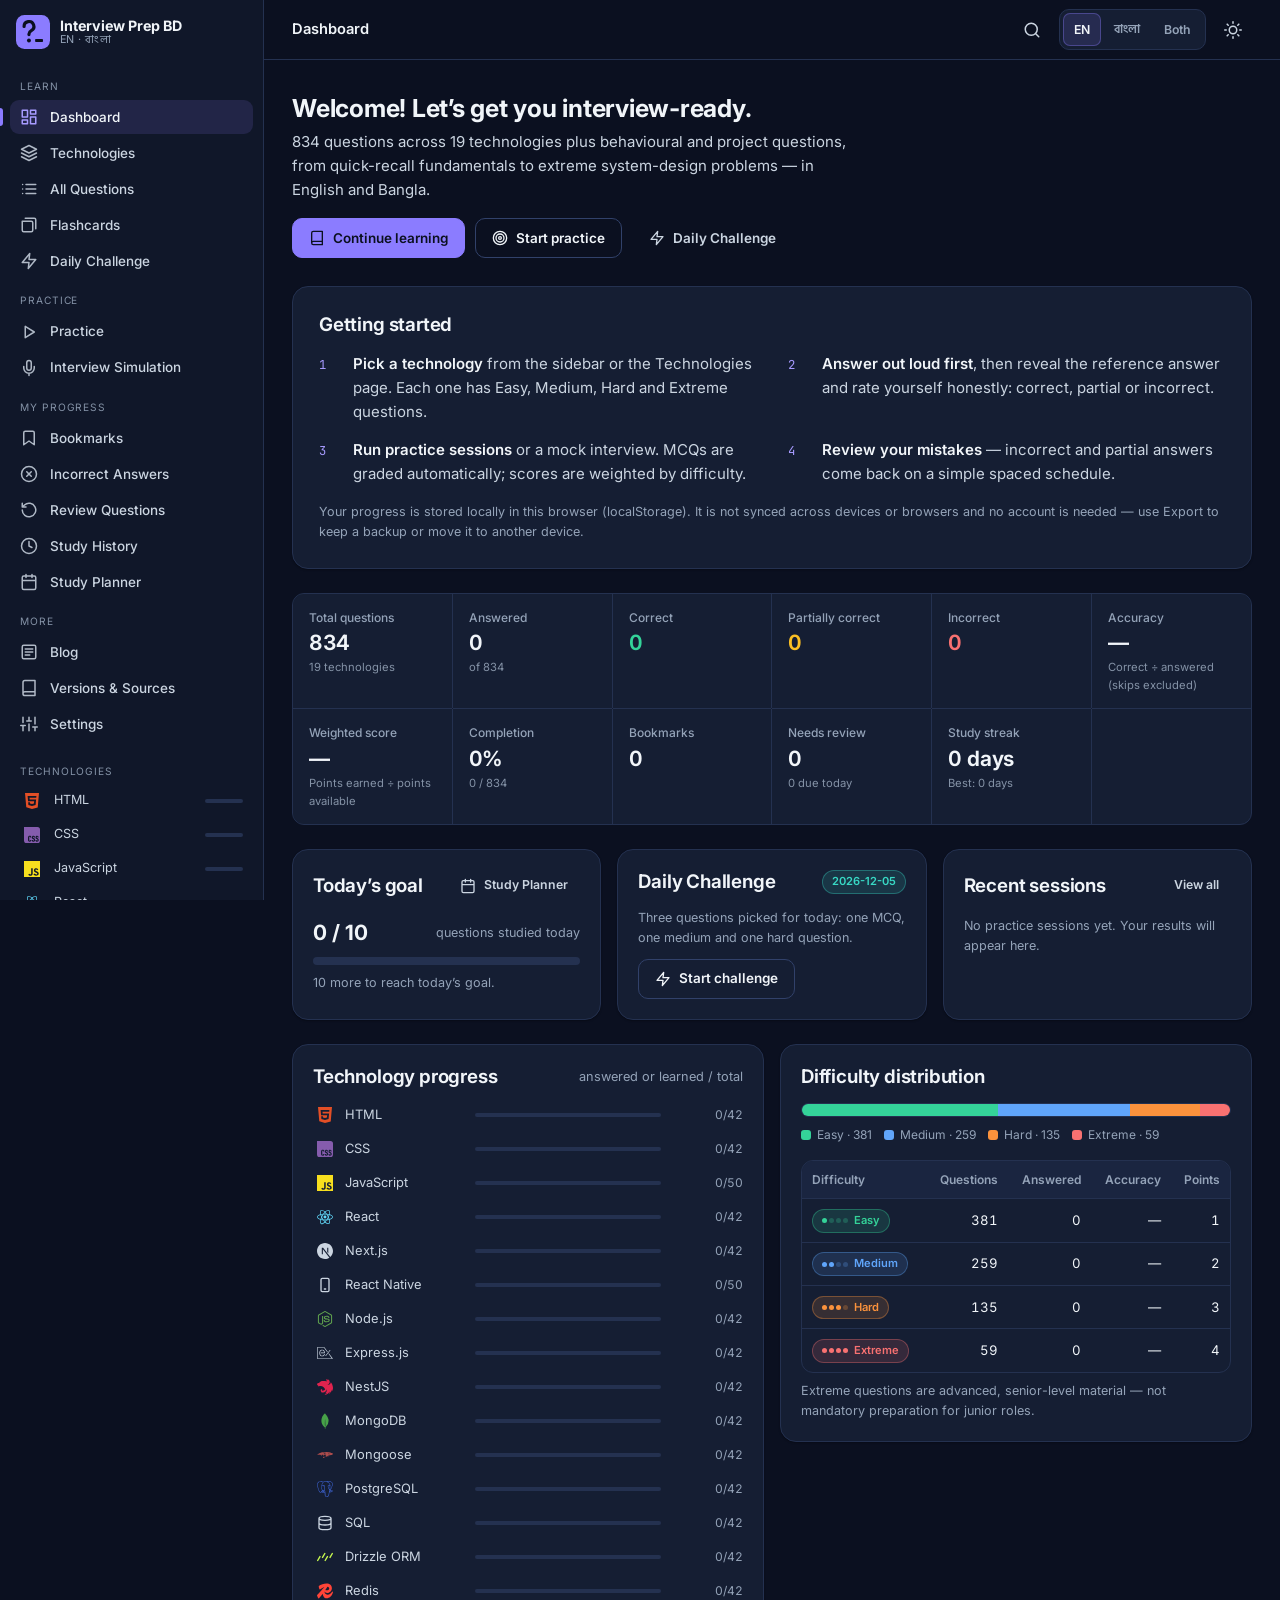
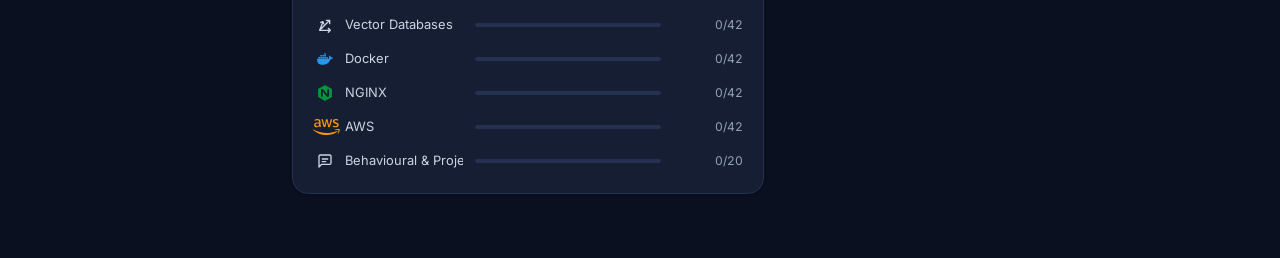
<file: index.html>
<!doctype html>
<html lang="en" data-theme="dark">
<head>
  <meta charset="utf-8">
  <meta name="viewport" content="width=device-width, initial-scale=1, viewport-fit=cover">
  <title>Interview Prep BD — Bilingual Tech Interview Platform</title>
  <meta name="description" content="Bilingual (English + বাংলা) technical interview preparation for developers in Bangladesh and international roles: 19 technologies including React Native, behavioural questions, practice sessions, MCQs, scoring and progress tracking.">
  <meta name="color-scheme" content="dark light">
  <!-- seo:start -->
  <meta property="og:site_name" content="Interview Prep BD">
  <meta property="og:type" content="website">
  <meta property="og:title" content="Interview Prep BD: bilingual technical interview practice">
  <meta property="og:description" content="Bilingual (English + বাংলা) technical interview preparation for developers in Bangladesh and international roles: 19 technologies including React Native, behavioural questions, practice sessions, MCQs, scoring and progress tracking.">
  <!-- seo:end -->
  <meta name="theme-color" content="#0B1020">
  <link rel="icon" href="data:image/svg+xml,%3Csvg xmlns='http://www.w3.org/2000/svg' viewBox='0 0 32 32'%3E%3Crect width='32' height='32' rx='8' fill='%238B7CFF'/%3E%3Cg transform='translate%280 -.6%29'%3E%3Cpath d='M7.6 11.4a4.6 4.6 0 1 1 6.8 4c-1.4.8-2.2 1.6-2.2 3v.6' fill='none' stroke='%230B1020' stroke-width='3' stroke-linecap='round' stroke-linejoin='round'/%3E%3Ccircle cx='12.2' cy='24.6' r='1.85' fill='%230B1020'/%3E%3Crect x='18' y='23.2' width='7.4' height='2.9' rx='.7' fill='%230B1020'/%3E%3C/g%3E%3C/svg%3E">
  <link rel="apple-touch-icon" href="assets/brand/apple-touch-icon.png">
  <link rel="preconnect" href="https://fonts.googleapis.com">
  <link rel="preconnect" href="https://fonts.gstatic.com" crossorigin>
  <link rel="stylesheet" href="https://fonts.googleapis.com/css2?family=Hind+Siliguri:wght@400;500;600;700&family=Inter:wght@400;500;600;700&family=JetBrains+Mono:wght@400;500&display=swap">
  <link rel="stylesheet" href="styles.css">
</head>
<body>
  <a class="skip-link" href="#main">Skip to main content</a>

  <div class="app" id="app">
    <aside class="sidebar" id="sidebar" aria-label="Primary">
      <div class="sidebar__brand">
        <a href="#/dashboard" class="brand" aria-label="Interview Prep BD — dashboard" data-tip="Interview Prep BD" data-tip-side="right" data-tip-collapsed>
          <span class="brand__mark" aria-hidden="true">
            <svg viewBox="0 0 32 32" width="34" height="34"><g transform="translate(0 -.6)"><path d="M7.6 11.4a4.6 4.6 0 1 1 6.8 4c-1.4.8-2.2 1.6-2.2 3v.6" fill="none" stroke="currentColor" stroke-width="3" stroke-linecap="round" stroke-linejoin="round"/><circle cx="12.2" cy="24.6" r="1.85" fill="currentColor"/><rect x="18" y="23.2" width="7.4" height="2.9" rx=".7" fill="currentColor"/></g></svg>
          </span>
          <span class="brand__text">
            <strong>Interview Prep BD</strong>
            <small>EN · বাংলা</small>
          </span>
        </a>
      </div>
      <nav class="sidebar__nav" id="nav"></nav>
      <div class="sidebar__techs" id="sidebarTechs"></div>
      <div class="sidebar__foot" id="sidebarFoot"></div>
    </aside>
    <!-- Edge handle: revealed on sidebar hover/focus (always on touch); shortcut [ -->
    <button class="sidebar-toggle" id="collapseBtn" type="button" aria-controls="sidebar" aria-label="Collapse sidebar" aria-expanded="true" aria-keyshortcuts="[" data-tip="Collapse sidebar" data-tip-key="[" data-tip-side="right">
      <svg viewBox="0 0 24 24" width="14" height="14" aria-hidden="true"><path d="M15 6l-6 6 6 6" fill="none" stroke="currentColor" stroke-width="2.4" stroke-linecap="round" stroke-linejoin="round"/></svg>
    </button>
    <div class="scrim" id="scrim" hidden></div>

    <div class="main-wrap">
      <header class="topbar" id="topbar">
        <button class="icon-btn topbar__menu" id="menuBtn" type="button" aria-label="Open navigation" aria-controls="sidebar" aria-expanded="false">
          <svg viewBox="0 0 24 24" width="20" height="20" aria-hidden="true"><path d="M4 7h16M4 12h16M4 17h16" fill="none" stroke="currentColor" stroke-width="2" stroke-linecap="round"/></svg>
        </button>
        <div class="topbar__title" id="pageTitle" aria-live="polite"></div>
        <div class="topbar__actions" id="topbarActions"></div>
      </header>
      <main id="main" class="view" tabindex="-1"></main>
    </div>
  </div>

  <dialog id="modal" class="modal" aria-labelledby="modalTitle"></dialog>
  <div class="toasts" id="toasts" role="status" aria-live="polite" aria-atomic="false"></div>

  <noscript>
    <div class="noscript">This application needs JavaScript enabled to run. / এই application চালাতে JavaScript চালু থাকতে হবে।</div>
  </noscript>

  <script src="questions.js"></script>
  <script src="app.js"></script>
</body>
</html>
</file>
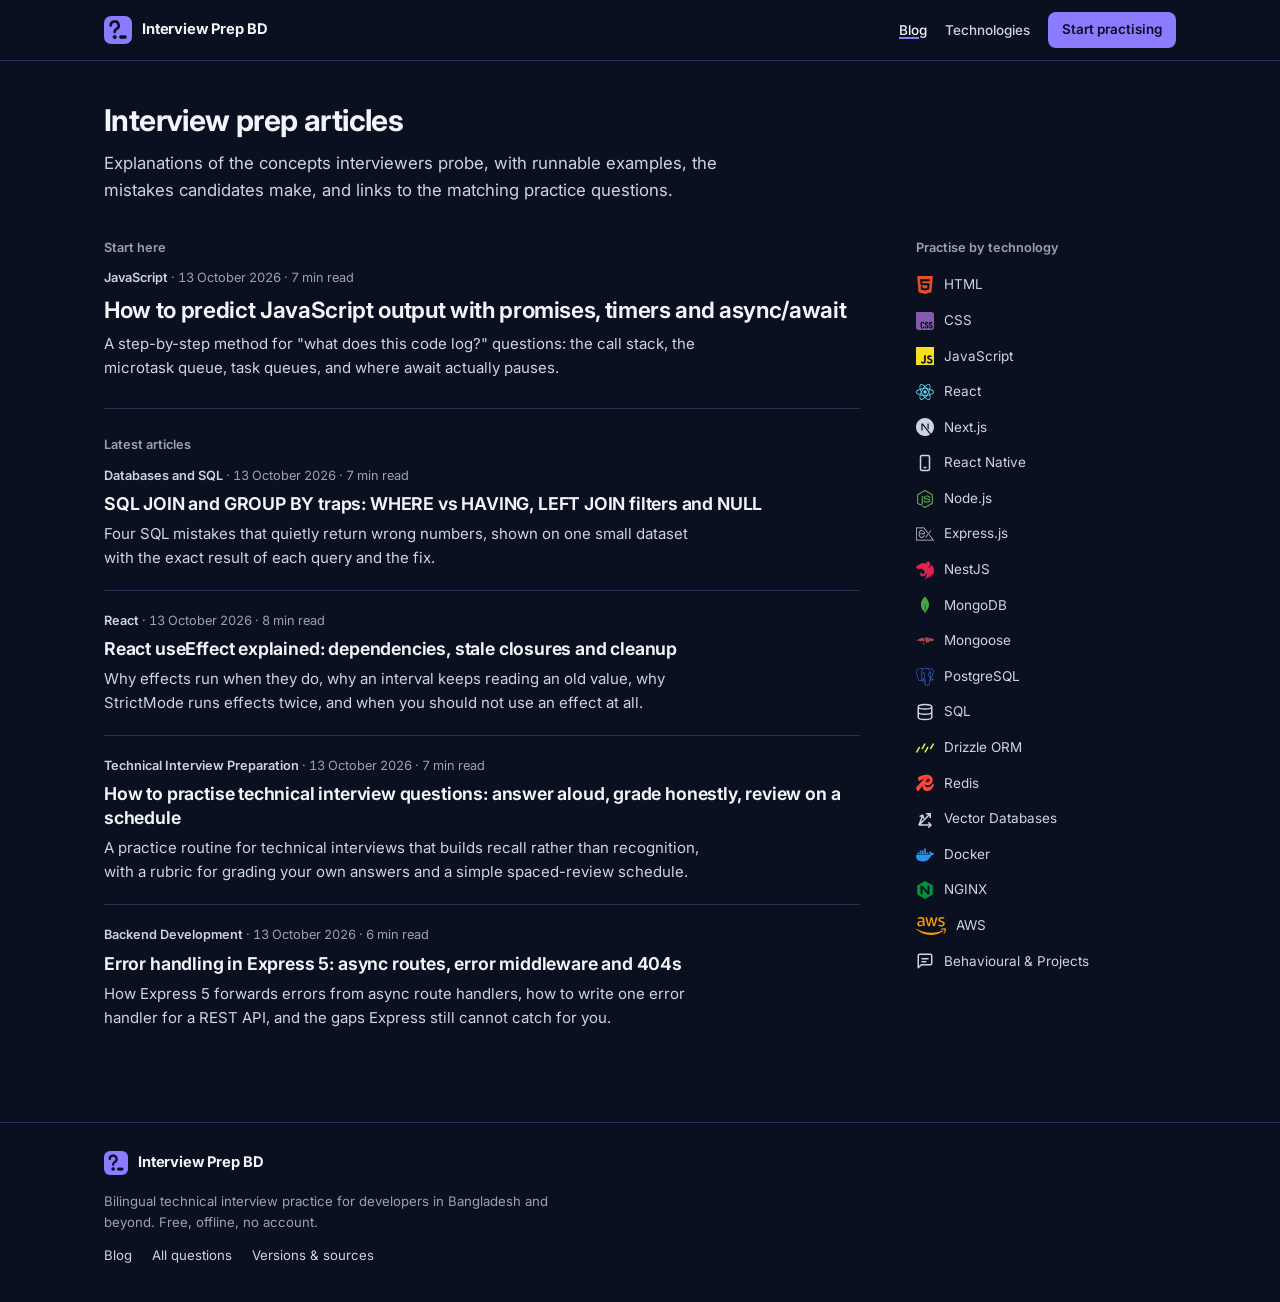
<file: blog/index.html>
<!doctype html>
<html lang="en" data-theme="dark">
<head>
<meta charset="utf-8">
<meta name="viewport" content="width=device-width, initial-scale=1, viewport-fit=cover">
<title>Interview prep articles | Interview Prep BD</title>
<meta name="description" content="Technical interview preparation articles on JavaScript, React, Node.js, SQL and more, with runnable examples and links to bilingual practice questions.">
<meta name="robots" content="noindex, follow">
<meta name="color-scheme" content="dark light">
<meta name="theme-color" content="#0B1020">
<link rel="icon" href="../assets/brand/favicon.svg" type="image/svg+xml">
<link rel="apple-touch-icon" href="../assets/brand/apple-touch-icon.png">
<link rel="preconnect" href="https://fonts.googleapis.com">
<link rel="preconnect" href="https://fonts.gstatic.com" crossorigin>
<link rel="stylesheet" href="https://fonts.googleapis.com/css2?family=Inter:wght@400;600;700&family=JetBrains+Mono:wght@400&display=swap">
<link rel="stylesheet" href="../styles.css">
<link rel="stylesheet" href="../blog/blog.css">
<script>try{var t=JSON.parse(localStorage.getItem('ipbd:state')).preferences.theme;if(t==='light'||t==='dark')document.documentElement.setAttribute('data-theme',t)}catch(e){}</script>
<script src="../blog/blog.js" defer></script>
</head>
<body class="blog">
<a class="skip-link" href="#main">Skip to main content</a>
<header class="site-head"><div class="site-head__in"><a class="site-brand" href="../"><svg viewBox="0 0 32 32" width="28" height="28" aria-hidden="true" focusable="false"><rect width="32" height="32" rx="8" class="mark-tile"/><g transform="translate(0 -.6)" class="mark-ink"><path d="M7.6 11.4a4.6 4.6 0 1 1 6.8 4c-1.4.8-2.2 1.6-2.2 3v.6" fill="none" stroke-width="3" stroke-linecap="round" stroke-linejoin="round"/><circle cx="12.2" cy="24.6" r="1.85"/><rect x="18" y="23.2" width="7.4" height="2.9" rx=".7"/></g></svg><span>Interview Prep BD</span></a><nav aria-label="Site"><ul class="site-nav"><li><a href="../blog/" aria-current="page">Blog</a></li><li><a href="../#/technologies">Technologies</a></li><li><a class="site-nav__cta" href="../#/practice">Start practising</a></li></ul></nav></div></header>
<main id="main" tabindex="-1">
<div class="blog-wrap"><header class="blog-head"><h1>Interview prep articles</h1><p class="post-lead">Explanations of the concepts interviewers probe, with runnable examples, the mistakes candidates make, and links to the matching practice questions.</p></header><div class="blog-grid"><div><section class="featured" aria-labelledby="featured-h"><h2 id="featured-h" class="label">Start here</h2><p class="post-meta"><span class="post-cat">JavaScript</span> · <time datetime="2026-10-13">13 October 2026</time> · 7 min read</p><h3 class="featured__title"><a href="../blog/javascript-event-loop-output-questions/">How to predict JavaScript output with promises, timers and async/await</a></h3><p class="post-item__desc">A step-by-step method for &quot;what does this code log?&quot; questions: the call stack, the microtask queue, task queues, and where await actually pauses.</p></section><section aria-labelledby="latest-h"><h2 id="latest-h" class="label">Latest articles</h2><ul class="post-list"><li class="post-item"><p class="post-meta"><span class="post-cat">Databases and SQL</span> · <time datetime="2026-10-13">13 October 2026</time> · 7 min read</p><h2 class="post-item__title"><a href="../blog/sql-joins-where-having-null/">SQL JOIN and GROUP BY traps: WHERE vs HAVING, LEFT JOIN filters and NULL</a></h2><p class="post-item__desc">Four SQL mistakes that quietly return wrong numbers, shown on one small dataset with the exact result of each query and the fix.</p></li><li class="post-item"><p class="post-meta"><span class="post-cat">React</span> · <time datetime="2026-10-13">13 October 2026</time> · 8 min read</p><h2 class="post-item__title"><a href="../blog/react-useeffect-dependencies-stale-closures/">React useEffect explained: dependencies, stale closures and cleanup</a></h2><p class="post-item__desc">Why effects run when they do, why an interval keeps reading an old value, why StrictMode runs effects twice, and when you should not use an effect at all.</p></li><li class="post-item"><p class="post-meta"><span class="post-cat">Technical Interview Preparation</span> · <time datetime="2026-10-13">13 October 2026</time> · 7 min read</p><h2 class="post-item__title"><a href="../blog/practise-technical-interview-answers/">How to practise technical interview questions: answer aloud, grade honestly, review on a schedule</a></h2><p class="post-item__desc">A practice routine for technical interviews that builds recall rather than recognition, with a rubric for grading your own answers and a simple spaced-review schedule.</p></li><li class="post-item"><p class="post-meta"><span class="post-cat">Backend Development</span> · <time datetime="2026-10-13">13 October 2026</time> · 6 min read</p><h2 class="post-item__title"><a href="../blog/express-5-error-handling/">Error handling in Express 5: async routes, error middleware and 404s</a></h2><p class="post-item__desc">How Express 5 forwards errors from async route handlers, how to write one error handler for a REST API, and the gaps Express still cannot catch for you.</p></li></ul></section></div><aside class="blog-aside"><section aria-labelledby="tech-h"><h2 id="tech-h" class="label">Practise by technology</h2><ul class="tech-links"><li><a href="../#/questions?tech=html"><svg class="tech-mark" viewBox="0 0 24 24" width="18.0" height="18" aria-hidden="true" focusable="false" style="--mark-d:#E34F26;--mark-l:#E34F26;"><path d="M1.5 0h21l-1.91 21.563L11.977 24l-8.564-2.438L1.5 0zm7.031 9.75l-.232-2.718 10.059.003.23-2.622L5.412 4.41l.698 8.01h9.126l-.326 3.426-2.91.804-2.955-.81-.188-2.11H6.248l.33 4.171L12 19.351l5.379-1.443.744-8.157H8.531z" fill="currentColor"/></svg><span>HTML</span></a></li><li><a href="../#/questions?tech=css"><svg class="tech-mark" viewBox="0 0 24 24" width="18.0" height="18" aria-hidden="true" focusable="false" style="--mark-d:#855CAD;--mark-l:#663399;"><path d="M0 0v20.16A3.84 3.84 0 0 0 3.84 24h16.32A3.84 3.84 0 0 0 24 20.16V3.84A3.84 3.84 0 0 0 20.16 0Zm14.256 13.08c1.56 0 2.28 1.08 2.304 2.64h-1.608c.024-.288-.048-.6-.144-.84-.096-.192-.288-.264-.552-.264-.456 0-.696.264-.696.84-.024.576.288.888.768 1.08.72.288 1.608.744 1.92 1.296q.432.648.432 1.656c0 1.608-.912 2.592-2.496 2.592-1.656 0-2.4-1.032-2.424-2.688h1.68c0 .792.264 1.176.792 1.176.264 0 .456-.072.552-.24.192-.312.24-1.176-.048-1.512-.312-.408-.912-.6-1.32-.816q-.828-.396-1.224-.936c-.24-.36-.36-.888-.36-1.536 0-1.44.936-2.472 2.424-2.448m5.4 0c1.584 0 2.304 1.08 2.328 2.64h-1.608c0-.288-.048-.6-.168-.84-.096-.192-.264-.264-.528-.264-.48 0-.72.264-.72.84s.288.888.792 1.08c.696.288 1.608.744 1.92 1.296.264.432.408.984.408 1.656.024 1.608-.888 2.592-2.472 2.592-1.68 0-2.424-1.056-2.448-2.688h1.68c0 .744.264 1.176.792 1.176.264 0 .456-.072.552-.24.216-.312.264-1.176-.048-1.512-.288-.408-.888-.6-1.32-.816-.552-.264-.96-.576-1.2-.936s-.36-.888-.36-1.536c-.024-1.44.912-2.472 2.4-2.448m-11.031.018c.711-.006 1.419.198 1.839.63.432.432.672 1.128.648 1.992H9.336c.024-.456-.096-.792-.432-.96-.312-.144-.768-.048-.888.24-.12.264-.192.576-.168.864v3.504c0 .744.264 1.128.768 1.128a.65.65 0 0 0 .552-.264c.168-.24.192-.552.168-.84h1.776c.096 1.632-.984 2.712-2.568 2.688-1.536 0-2.496-.864-2.472-2.472v-4.032c0-.816.24-1.44.696-1.848.432-.408 1.146-.624 1.857-.63" fill="currentColor"/></svg><span>CSS</span></a></li><li><a href="../#/questions?tech=javascript"><svg class="tech-mark" viewBox="0 0 24 24" width="18.0" height="18" aria-hidden="true" focusable="false" style="--mark-d:#F7DF1E;--mark-l:#A19114;"><path d="M0 0h24v24H0V0zm22.034 18.276c-.175-1.095-.888-2.015-3.003-2.873-.736-.345-1.554-.585-1.797-1.14-.091-.33-.105-.51-.046-.705.15-.646.915-.84 1.515-.66.39.12.75.42.976.9 1.034-.676 1.034-.676 1.755-1.125-.27-.42-.404-.601-.586-.78-.63-.705-1.469-1.065-2.834-1.034l-.705.089c-.676.165-1.32.525-1.71 1.005-1.14 1.291-.811 3.541.569 4.471 1.365 1.02 3.361 1.244 3.616 2.205.24 1.17-.87 1.545-1.966 1.41-.811-.18-1.26-.586-1.755-1.336l-1.83 1.051c.21.48.45.689.81 1.109 1.74 1.756 6.09 1.666 6.871-1.004.029-.09.24-.705.074-1.65l.046.067zm-8.983-7.245h-2.248c0 1.938-.009 3.864-.009 5.805 0 1.232.063 2.363-.138 2.711-.33.689-1.18.601-1.566.48-.396-.196-.597-.466-.83-.855-.063-.105-.11-.196-.127-.196l-1.825 1.125c.305.63.75 1.172 1.324 1.517.855.51 2.004.675 3.207.405.783-.226 1.458-.691 1.811-1.411.51-.93.402-2.07.397-3.346.012-2.054 0-4.109 0-6.179l.004-.056z" fill="currentColor"/></svg><span>JavaScript</span></a></li><li><a href="../#/questions?tech=react"><svg class="tech-mark" viewBox="0 0 24 24" width="18.0" height="18" aria-hidden="true" focusable="false" style="--mark-d:#61DAFB;--mark-l:#4499B0;"><path d="M14.23 12.004a2.236 2.236 0 0 1-2.235 2.236 2.236 2.236 0 0 1-2.236-2.236 2.236 2.236 0 0 1 2.235-2.236 2.236 2.236 0 0 1 2.236 2.236zm2.648-10.69c-1.346 0-3.107.96-4.888 2.622-1.78-1.653-3.542-2.602-4.887-2.602-.41 0-.783.093-1.106.278-1.375.793-1.683 3.264-.973 6.365C1.98 8.917 0 10.42 0 12.004c0 1.59 1.99 3.097 5.043 4.03-.704 3.113-.39 5.588.988 6.38.32.187.69.275 1.102.275 1.345 0 3.107-.96 4.888-2.624 1.78 1.654 3.542 2.603 4.887 2.603.41 0 .783-.09 1.106-.275 1.374-.792 1.683-3.263.973-6.365C22.02 15.096 24 13.59 24 12.004c0-1.59-1.99-3.097-5.043-4.032.704-3.11.39-5.587-.988-6.38-.318-.184-.688-.277-1.092-.278zm-.005 1.09v.006c.225 0 .406.044.558.127.666.382.955 1.835.73 3.704-.054.46-.142.945-.25 1.44-.96-.236-2.006-.417-3.107-.534-.66-.905-1.345-1.727-2.035-2.447 1.592-1.48 3.087-2.292 4.105-2.295zm-9.77.02c1.012 0 2.514.808 4.11 2.28-.686.72-1.37 1.537-2.02 2.442-1.107.117-2.154.298-3.113.538-.112-.49-.195-.964-.254-1.42-.23-1.868.054-3.32.714-3.707.19-.09.4-.127.563-.132zm4.882 3.05c.455.468.91.992 1.36 1.564-.44-.02-.89-.034-1.345-.034-.46 0-.915.01-1.36.034.44-.572.895-1.096 1.345-1.565zM12 8.1c.74 0 1.477.034 2.202.093.406.582.802 1.203 1.183 1.86.372.64.71 1.29 1.018 1.946-.308.655-.646 1.31-1.013 1.95-.38.66-.773 1.288-1.18 1.87-.728.063-1.466.098-2.21.098-.74 0-1.477-.035-2.202-.093-.406-.582-.802-1.204-1.183-1.86-.372-.64-.71-1.29-1.018-1.946.303-.657.646-1.313 1.013-1.954.38-.66.773-1.286 1.18-1.868.728-.064 1.466-.098 2.21-.098zm-3.635.254c-.24.377-.48.763-.704 1.16-.225.39-.435.782-.635 1.174-.265-.656-.49-1.31-.676-1.947.64-.15 1.315-.283 2.015-.386zm7.26 0c.695.103 1.365.23 2.006.387-.18.632-.405 1.282-.66 1.933-.2-.39-.41-.783-.64-1.174-.225-.392-.465-.774-.705-1.146zm3.063.675c.484.15.944.317 1.375.498 1.732.74 2.852 1.708 2.852 2.476-.005.768-1.125 1.74-2.857 2.475-.42.18-.88.342-1.355.493-.28-.958-.646-1.956-1.1-2.98.45-1.017.81-2.01 1.085-2.964zm-13.395.004c.278.96.645 1.957 1.1 2.98-.45 1.017-.812 2.01-1.086 2.964-.484-.15-.944-.318-1.37-.5-1.732-.737-2.852-1.706-2.852-2.474 0-.768 1.12-1.742 2.852-2.476.42-.18.88-.342 1.356-.494zm11.678 4.28c.265.657.49 1.312.676 1.948-.64.157-1.316.29-2.016.39.24-.375.48-.762.705-1.158.225-.39.435-.788.636-1.18zm-9.945.02c.2.392.41.783.64 1.175.23.39.465.772.705 1.143-.695-.102-1.365-.23-2.006-.386.18-.63.406-1.282.66-1.933zM17.92 16.32c.112.493.2.968.254 1.423.23 1.868-.054 3.32-.714 3.708-.147.09-.338.128-.563.128-1.012 0-2.514-.807-4.11-2.28.686-.72 1.37-1.536 2.02-2.44 1.107-.118 2.154-.3 3.113-.54zm-11.83.01c.96.234 2.006.415 3.107.532.66.905 1.345 1.727 2.035 2.446-1.595 1.483-3.092 2.295-4.11 2.295-.22-.005-.406-.05-.553-.132-.666-.38-.955-1.834-.73-3.703.054-.46.142-.944.25-1.438zm4.56.64c.44.02.89.034 1.345.034.46 0 .915-.01 1.36-.034-.44.572-.895 1.095-1.345 1.565-.455-.47-.91-.993-1.36-1.565z" fill="currentColor"/></svg><span>React</span></a></li><li><a href="../#/questions?tech=nextjs"><svg class="tech-mark" viewBox="0 0 24 24" width="18.0" height="18" aria-hidden="true" focusable="false"><path d="M18.665 21.978C16.758 23.255 14.465 24 12 24 5.377 24 0 18.623 0 12S5.377 0 12 0s12 5.377 12 12c0 3.583-1.574 6.801-4.067 9.001L9.219 7.2H7.2v9.596h1.615V9.251l9.85 12.727Zm-3.332-8.533 1.6 2.061V7.2h-1.6v6.245Z" fill="currentColor"/></svg><span>Next.js</span></a></li><li><a href="../#/questions?tech=reactnative"><svg class="tech-mark" viewBox="0 0 24 24" width="18.0" height="18" aria-hidden="true" focusable="false"><path d="M8 2h8a2 2 0 0 1 2 2v16a2 2 0 0 1-2 2H8a2 2 0 0 1-2-2V4a2 2 0 0 1 2-2z M11 18h2" fill="none" stroke="currentColor" stroke-width="2" stroke-linecap="round" stroke-linejoin="round"/></svg><span>React Native</span></a></li><li><a href="../#/questions?tech=nodejs"><svg class="tech-mark" viewBox="0 0 24 24" width="18.0" height="18" aria-hidden="true" focusable="false" style="--mark-d:#5FA04E;--mark-l:#5FA04E;"><path d="M11.998,24c-0.321,0-0.641-0.084-0.922-0.247l-2.936-1.737c-0.438-0.245-0.224-0.332-0.08-0.383 c0.585-0.203,0.703-0.25,1.328-0.604c0.065-0.037,0.151-0.023,0.218,0.017l2.256,1.339c0.082,0.045,0.197,0.045,0.272,0l8.795-5.076 c0.082-0.047,0.134-0.141,0.134-0.238V6.921c0-0.099-0.053-0.192-0.137-0.242l-8.791-5.072c-0.081-0.047-0.189-0.047-0.271,0 L3.075,6.68C2.99,6.729,2.936,6.825,2.936,6.921v10.15c0,0.097,0.054,0.189,0.139,0.235l2.409,1.392 c1.307,0.654,2.108-0.116,2.108-0.89V7.787c0-0.142,0.114-0.253,0.256-0.253h1.115c0.139,0,0.255,0.112,0.255,0.253v10.021 c0,1.745-0.95,2.745-2.604,2.745c-0.508,0-0.909,0-2.026-0.551L2.28,18.675c-0.57-0.329-0.922-0.945-0.922-1.604V6.921 c0-0.659,0.353-1.275,0.922-1.603l8.795-5.082c0.557-0.315,1.296-0.315,1.848,0l8.794,5.082c0.57,0.329,0.924,0.944,0.924,1.603 v10.15c0,0.659-0.354,1.273-0.924,1.604l-8.794,5.078C12.643,23.916,12.324,24,11.998,24z M19.099,13.993 c0-1.9-1.284-2.406-3.987-2.763c-2.731-0.361-3.009-0.548-3.009-1.187c0-0.528,0.235-1.233,2.258-1.233 c1.807,0,2.473,0.389,2.747,1.607c0.024,0.115,0.129,0.199,0.247,0.199h1.141c0.071,0,0.138-0.031,0.186-0.081 c0.048-0.054,0.074-0.123,0.067-0.196c-0.177-2.098-1.571-3.076-4.388-3.076c-2.508,0-4.004,1.058-4.004,2.833 c0,1.925,1.488,2.457,3.895,2.695c2.88,0.282,3.103,0.703,3.103,1.269c0,0.983-0.789,1.402-2.642,1.402 c-2.327,0-2.839-0.584-3.011-1.742c-0.02-0.124-0.126-0.215-0.253-0.215h-1.137c-0.141,0-0.254,0.112-0.254,0.253 c0,1.482,0.806,3.248,4.655,3.248C17.501,17.007,19.099,15.91,19.099,13.993z" fill="currentColor"/></svg><span>Node.js</span></a></li><li><a href="../#/questions?tech=express"><svg class="tech-mark" viewBox="0 0 24 24" width="18.0" height="18" aria-hidden="true" focusable="false"><path d="M12.262 16.666h1.146l6.975-9.325H19.22zm9.778 1.441v.004l-4.334-5.706-.557.74 4.873 6.682H.945V4.173h9.505l5.026 6.7.574-.772-4.374-5.928h.003l-.719-.945H0v17.544h24zM10.917 8.705a3.8 3.8 0 0 0-1.292-1.183q-.796-.45-1.916-.45c-.746 0-1.37.14-1.906.424a3.76 3.76 0 0 0-1.31 1.12 4.9 4.9 0 0 0-.75 1.581 7.17 7.17 0 0 0 0 3.696c.148.567.402 1.101.75 1.573a3.5 3.5 0 0 0 1.31 1.066q.803.39 1.906.389 1.77 0 2.739-.868.966-.867 1.328-2.457h-1.139q-.271 1.084-.977 1.734-.704.651-1.952.65-.812 0-1.392-.342a3.1 3.1 0 0 1-.957-.869 3.5 3.5 0 0 1-.551-1.182 5 5 0 0 1-.17-1.133 9 9 0 0 0-.015-.286 4.5 4.5 0 0 1 .015-.829c.047-.418.147-.83.296-1.223A3.7 3.7 0 0 1 5.54 9.05a2.9 2.9 0 0 1 .922-.742q.541-.28 1.246-.28c.47 0 .869.093 1.23.28q.541.281.922.742.379.461.587 1.057t.225 1.246H5.625l.004.957h6.182a7.3 7.3 0 0 0-.18-1.924 4.9 4.9 0 0 0-.715-1.68z" fill="currentColor"/></svg><span>Express.js</span></a></li><li><a href="../#/questions?tech=nestjs"><svg class="tech-mark" viewBox="0 0 24 24" width="18.0" height="18" aria-hidden="true" focusable="false" style="--mark-d:#E0234E;--mark-l:#E0234E;"><path d="M14.131.047c-.173 0-.334.037-.483.087.316.21.49.49.576.806.007.043.019.074.025.117a.681.681 0 0 1 .013.112c.024.545-.143.614-.26.936-.18.415-.13.861.086 1.22a.74.74 0 0 0 .074.137c-.235-1.568 1.073-1.803 1.314-2.293.019-.428-.334-.713-.613-.911a1.37 1.37 0 0 0-.732-.21zM16.102.4c-.024.143-.006.106-.012.18-.006.05-.006.112-.012.161-.013.05-.025.1-.044.149-.012.05-.03.1-.05.149l-.067.142c-.02.025-.031.05-.05.075l-.037.055a2.152 2.152 0 0 1-.093.124c-.037.038-.068.081-.112.112v.006c-.037.031-.074.068-.118.1-.13.099-.278.173-.415.266-.043.03-.087.056-.124.093a.906.906 0 0 0-.118.099c-.043.037-.074.074-.111.118-.031.037-.068.08-.093.124a1.582 1.582 0 0 0-.087.13c-.025.05-.043.093-.068.142-.019.05-.037.093-.05.143a2.007 2.007 0 0 0-.043.155c-.006.025-.006.056-.012.08-.007.025-.007.05-.013.075 0 .05-.006.105-.006.155 0 .037 0 .074.006.111 0 .05.006.1.019.155.006.05.018.1.03.15.02.049.032.098.05.148.013.03.031.062.044.087l-1.426-.552c-.241-.068-.477-.13-.719-.186l-.39-.093c-.372-.074-.75-.13-1.128-.167-.013 0-.019-.006-.031-.006A11.082 11.082 0 0 0 8.9 2.855c-.378.025-.756.074-1.134.136a12.45 12.45 0 0 0-.837.174l-.279.074c-.092.037-.18.08-.266.118l-.205.093c-.012.006-.024.006-.03.012-.063.031-.118.056-.174.087a2.738 2.738 0 0 0-.236.118c-.043.018-.086.043-.124.062a.559.559 0 0 1-.055.03c-.056.032-.112.063-.162.094a1.56 1.56 0 0 0-.148.093c-.044.03-.087.055-.124.086-.006.007-.013.007-.019.013-.037.025-.08.056-.118.087l-.012.012-.093.074c-.012.007-.025.019-.037.025-.031.025-.062.056-.093.08-.006.013-.019.02-.025.025-.037.038-.074.069-.111.106-.007 0-.007.006-.013.012a1.742 1.742 0 0 0-.111.106c-.007.006-.007.012-.013.012a1.454 1.454 0 0 0-.093.1c-.012.012-.03.024-.043.036a1.374 1.374 0 0 1-.106.112c-.006.012-.018.019-.024.03-.05.05-.093.1-.143.15l-.018.018c-.1.106-.205.211-.317.304-.111.1-.229.192-.347.273a3.777 3.777 0 0 1-.762.421c-.13.056-.267.106-.403.149-.26.056-.527.161-.756.18-.05 0-.105.012-.155.018l-.155.037-.149.056c-.05.019-.099.044-.148.068-.044.031-.093.056-.137.087a1.011 1.011 0 0 0-.124.106c-.043.03-.087.074-.124.111-.037.043-.074.08-.105.124-.031.05-.068.093-.093.143a1.092 1.092 0 0 0-.087.142c-.025.056-.05.106-.068.161-.019.05-.037.106-.056.161-.012.05-.025.1-.03.15 0 .005-.007.012-.007.018-.012.056-.012.13-.019.167C.006 7.95 0 7.986 0 8.03a.657.657 0 0 0 .074.31v.006c.019.037.044.075.069.112.024.037.05.074.08.111.031.031.068.069.106.1a.906.906 0 0 0 .117.099c.149.13.186.173.378.272.031.019.062.031.1.05.006 0 .012.006.018.006 0 .013 0 .019.006.031a1.272 1.272 0 0 0 .08.298c.02.037.032.074.05.111.007.013.013.025.02.031.024.05.049.093.073.137l.093.13c.031.037.069.08.106.118.037.037.074.068.118.105 0 0 .006.006.012.006.037.031.074.062.112.087a.986.986 0 0 0 .136.08c.043.025.093.05.142.069a.73.73 0 0 0 .124.043c.007.006.013.006.025.012.025.007.056.013.08.019-.018.335-.024.65.026.762.055.124.328-.254.6-.688-.036.428-.061.93 0 1.079.069.155.44-.329.763-.862 4.395-1.016 8.405 2.02 8.826 6.31-.08-.67-.905-1.041-1.283-.948-.186.458-.502 1.047-1.01 1.413.043-.41.025-.83-.062-1.24a4.009 4.009 0 0 1-.769 1.562c-.588.043-1.177-.242-1.487-.67-.025-.018-.031-.055-.05-.08-.018-.043-.037-.087-.05-.13a.515.515 0 0 1-.037-.13c-.006-.044-.006-.087-.006-.137v-.093a.992.992 0 0 1 .031-.13c.013-.043.025-.086.044-.13.024-.043.043-.087.074-.13.105-.298.105-.54-.087-.682a.706.706 0 0 0-.118-.062c-.024-.006-.055-.018-.08-.025l-.05-.018a.847.847 0 0 0-.13-.031.472.472 0 0 0-.13-.019 1.01 1.01 0 0 0-.136-.012c-.031 0-.062.006-.093.006a.484.484 0 0 0-.137.019c-.043.006-.086.012-.13.024a1.068 1.068 0 0 0-.13.044c-.043.018-.08.037-.124.056-.037.018-.074.043-.118.062-1.444.942-.582 3.148.403 3.787-.372.068-.75.148-.855.229l-.013.012c.267.161.546.298.837.416.397.13.818.247 1.004.297v.006a5.996 5.996 0 0 0 1.562.112c2.746-.192 4.996-2.281 5.405-5.033l.037.161c.019.112.043.23.056.347v.006c.012.056.018.112.025.162v.024c.006.056.012.112.012.162.006.068.012.136.012.204v.1c0 .03.007.067.007.098 0 .038-.007.075-.007.112v.087c0 .043-.006.08-.006.124 0 .025 0 .05-.006.08 0 .044-.006.087-.006.137-.006.018-.006.037-.006.055l-.02.143c0 .019 0 .037-.005.056-.007.062-.019.118-.025.18v.012l-.037.174v.018l-.037.167c0 .007-.007.02-.007.025a1.663 1.663 0 0 1-.043.168v.018c-.019.062-.037.118-.05.174-.006.006-.006.012-.006.012l-.056.186c-.024.062-.043.118-.068.18-.025.062-.043.124-.068.18-.025.062-.05.117-.074.18h-.007c-.024.055-.05.117-.08.173a.302.302 0 0 1-.019.043c-.006.006-.006.013-.012.019a5.867 5.867 0 0 1-1.742 2.082c-.05.031-.099.069-.149.106-.012.012-.03.018-.043.03a2.603 2.603 0 0 1-.136.094l.018.037h.007l.26-.037h.006c.161-.025.322-.056.483-.087.044-.006.093-.019.137-.031l.087-.019c.043-.006.086-.018.13-.024.037-.013.074-.02.111-.031.62-.15 1.221-.354 1.798-.595a9.926 9.926 0 0 1-3.85 3.142c.714-.05 1.426-.167 2.114-.366a9.903 9.903 0 0 0 5.857-4.68 9.893 9.893 0 0 1-1.667 3.986 9.758 9.758 0 0 0 1.655-1.376 9.824 9.824 0 0 0 2.61-5.268c.21.98.272 1.99.18 2.987 4.474-6.241.371-12.712-1.346-14.416-.006-.013-.012-.019-.012-.031-.006.006-.006.006-.006.012 0-.006 0-.006-.007-.012 0 .074-.006.148-.012.223a8.34 8.34 0 0 1-.062.415c-.03.136-.068.273-.105.41-.044.13-.093.266-.15.396a5.322 5.322 0 0 1-.185.378 4.735 4.735 0 0 1-.477.688c-.093.111-.192.21-.292.31a3.994 3.994 0 0 1-.18.155l-.142.124a3.459 3.459 0 0 1-.347.241 4.295 4.295 0 0 1-.366.211c-.13.062-.26.118-.39.174a4.364 4.364 0 0 1-.818.223c-.143.025-.285.037-.422.05a4.914 4.914 0 0 1-.297.012 4.66 4.66 0 0 1-.422-.025 3.137 3.137 0 0 1-.421-.062 3.136 3.136 0 0 1-.415-.105h-.007c.137-.013.273-.025.41-.05a4.493 4.493 0 0 0 .818-.223c.136-.05.266-.112.39-.174.13-.062.248-.13.372-.204.118-.08.235-.161.347-.248.112-.087.217-.18.316-.279.105-.093.198-.198.291-.304.093-.111.18-.223.26-.334.013-.019.026-.044.038-.062.062-.1.124-.199.18-.298a4.272 4.272 0 0 0 .334-.775c.044-.13.075-.266.106-.403.025-.142.05-.278.062-.415.012-.142.025-.285.025-.421 0-.1-.007-.199-.013-.298a6.726 6.726 0 0 0-.05-.415 4.493 4.493 0 0 0-.092-.415c-.044-.13-.087-.267-.137-.397-.05-.13-.111-.26-.173-.384-.069-.124-.137-.248-.211-.366a6.843 6.843 0 0 0-.248-.34c-.093-.106-.186-.212-.285-.317a3.878 3.878 0 0 0-.161-.155c-.28-.217-.57-.421-.862-.607a1.154 1.154 0 0 0-.124-.062 2.415 2.415 0 0 0-.589-.26Z" fill="currentColor"/></svg><span>NestJS</span></a></li><li><a href="../#/questions?tech=mongodb"><svg class="tech-mark" viewBox="0 0 24 24" width="18.0" height="18" aria-hidden="true" focusable="false" style="--mark-d:#47A248;--mark-l:#47A248;"><path d="M17.193 9.555c-1.264-5.58-4.252-7.414-4.573-8.115-.28-.394-.53-.954-.735-1.44-.036.495-.055.685-.523 1.184-.723.566-4.438 3.682-4.74 10.02-.282 5.912 4.27 9.435 4.888 9.884l.07.05A73.49 73.49 0 0111.91 24h.481c.114-1.032.284-2.056.51-3.07.417-.296.604-.463.85-.693a11.342 11.342 0 003.639-8.464c.01-.814-.103-1.662-.197-2.218zm-5.336 8.195s0-8.291.275-8.29c.213 0 .49 10.695.49 10.695-.381-.045-.765-1.76-.765-2.405z" fill="currentColor"/></svg><span>MongoDB</span></a></li><li><a href="../#/questions?tech=mongoose"><svg class="tech-mark" viewBox="0 0 24 24" width="18.0" height="18" aria-hidden="true" focusable="false" style="--mark-d:#AC4C4C;--mark-l:#880000;"><path d="M14.014 7.37a9.162 9.162 0 0 0-.808.025c-.218.017-.434.072-.65.11.229.118.456.213.68.315.225.103.436.232.629.387-.253-.097-.499-.208-.752-.298a8.046 8.046 0 0 0-1.624-.421c-.273-.037-.546-.073-.819.005-.276.078-.354.18-.38.458-.04.46.098.887.281 1.298a4.432 4.432 0 0 0 1.185 1.573c.391.335.825.598 1.305.787.136.053.274.103.411.155l-.009.032c-.263-.072-.532-.126-.787-.22a4.14 4.14 0 0 1-1.222-.73 4.16 4.16 0 0 1-1.007-1.22 3.43 3.43 0 0 1-.43-1.609l-.012.005C4.891 7.488.402 11.595.035 11.94l-.034.014c-.002.005 0 .01.003.016L0 11.974l.005-.002c.004.008.01.016.013.024.087-.019.173-.042.26-.054l.069-.01c.324-.115.655-.205.997-.253.484-.069.985-.159 1.48-.156.468.002.943.074 1.402.153.129.022.255.052.38.087.335.075.65.21.933.391l.06.03c.403.19.758.47 1.038.811.052.057.141.116.187.178.096.114.142.236.303.363v-1.737h2.01l.939 1.733.942-1.733h2.07v3.357l.343-.226s.375-1 2.116-1.14l1.996-.064c-.308-.637-.307-.637-.159-.83.147-.19 1.28-.314 1.48-.433l2.912-.588c.007-.022.015.012.03.007.072-.022.147-.037.25-.061l.66-.16c.042-.025.093-.034.14-.05.308-.107.577-.245.726-.573.145-.319.339-.616.41-.967.022-.111.003-.208-.078-.288-.097-.096-.222-.138-.35-.171-.421-.173-.84-.35-1.264-.513-.261-.101-.529-.185-.795-.27a30.574 30.574 0 0 0-.794-.243c-.244-.072-.49-.138-.736-.205-.24-.066-.48-.133-.72-.192-.282-.07-.565-.13-.847-.195-.215-.05-.428-.102-.644-.146-.234-.047-.47-.089-.706-.13-.302-.053-.602-.112-.905-.153-.366-.05-.734-.082-1.101-.125-.345-.04-.691-.065-1.038-.07zm-3.303.767a.154.154 0 0 1 .056.007c.42.13.83.277 1.216.491.365.203.695.45.979.756.012.013.02.028.036.05l-.645-.293-.021.026.37.551-.022.022a1.986 1.986 0 0 0-.665-.322l-.02.02.633.74-.416-.136-.017.02c.163.27.376.505.58.775-.354-.2-.665-.42-.956-.669a4.488 4.488 0 0 1-1.01-1.185c-.107-.19-.201-.385-.222-.606a.468.468 0 0 1 .011-.15.123.123 0 0 1 .113-.097zm5.424.668c.154.002.311-.006.464.015.278.037.555.092.832.14.158.027.317.052.474.086.297.064.594.133.89.2.196.046.392.092.587.14l-.329.161c-.365.027-.731.055-1.097.057a3.268 3.268 0 0 1-.675-.074c-.28-.058-.514-.196-.652-.466-.02-.04-.09-.063-.14-.078-.18-.054-.362-.1-.544-.168.063-.005.126-.014.19-.013zm3.223 2.635.005.02c-.08.022-.16.042-.239.067-.455.14-.916.266-1.363.428-.28.101-.544.25-.81.388-.233.119-.315.322-.287.575.019.162.04.324.055.488a1.786 1.786 0 0 1-.288-.701c-.035-.169.058-.273.18-.365.238-.178.496-.318.777-.41.35-.117.702-.233 1.059-.325.251-.065.513-.09.77-.133.048-.008.094-.021.141-.032zM9.141 13.955v2.676h1.869l.064-.066v-2.61l-.97 1.495z" fill="currentColor"/></svg><span>Mongoose</span></a></li><li><a href="../#/questions?tech=postgresql"><svg class="tech-mark" viewBox="0 0 24 24" width="18.0" height="18" aria-hidden="true" focusable="false" style="--mark-d:#4169E1;--mark-l:#4169E1;"><path d="M23.5594 14.7228a.5269.5269 0 0 0-.0563-.1191c-.139-.2632-.4768-.3418-1.0074-.2321-1.6533.3411-2.2935.1312-2.5256-.0191 1.342-2.0482 2.445-4.522 3.0411-6.8297.2714-1.0507.7982-3.5237.1222-4.7316a1.5641 1.5641 0 0 0-.1509-.235C21.6931.9086 19.8007.0248 17.5099.0005c-1.4947-.0158-2.7705.3461-3.1161.4794a9.449 9.449 0 0 0-.5159-.0816 8.044 8.044 0 0 0-1.3114-.1278c-1.1822-.0184-2.2038.2642-3.0498.8406-.8573-.3211-4.7888-1.645-7.2219.0788C.9359 2.1526.3086 3.8733.4302 6.3043c.0409.818.5069 3.334 1.2423 5.7436.4598 1.5065.9387 2.7019 1.4334 3.582.553.9942 1.1259 1.5933 1.7143 1.7895.4474.1491 1.1327.1441 1.8581-.7279.8012-.9635 1.5903-1.8258 1.9446-2.2069.4351.2355.9064.3625 1.39.3772a.0569.0569 0 0 0 .0004.0041 11.0312 11.0312 0 0 0-.2472.3054c-.3389.4302-.4094.5197-1.5002.7443-.3102.064-1.1344.2339-1.1464.8115-.0025.1224.0329.2309.0919.3268.2269.4231.9216.6097 1.015.6331 1.3345.3335 2.5044.092 3.3714-.6787-.017 2.231.0775 4.4174.3454 5.0874.2212.5529.7618 1.9045 2.4692 1.9043.2505 0 .5263-.0291.8296-.0941 1.7819-.3821 2.5557-1.1696 2.855-2.9059.1503-.8707.4016-2.8753.5388-4.1012.0169-.0703.0357-.1207.057-.1362.0007-.0005.0697-.0471.4272.0307a.3673.3673 0 0 0 .0443.0068l.2539.0223.0149.001c.8468.0384 1.9114-.1426 2.5312-.4308.6438-.2988 1.8057-1.0323 1.5951-1.6698zM2.371 11.8765c-.7435-2.4358-1.1779-4.8851-1.2123-5.5719-.1086-2.1714.4171-3.6829 1.5623-4.4927 1.8367-1.2986 4.8398-.5408 6.108-.13-.0032.0032-.0066.0061-.0098.0094-2.0238 2.044-1.9758 5.536-1.9708 5.7495-.0002.0823.0066.1989.0162.3593.0348.5873.0996 1.6804-.0735 2.9184-.1609 1.1504.1937 2.2764.9728 3.0892.0806.0841.1648.1631.2518.2374-.3468.3714-1.1004 1.1926-1.9025 2.1576-.5677.6825-.9597.5517-1.0886.5087-.3919-.1307-.813-.5871-1.2381-1.3223-.4796-.839-.9635-2.0317-1.4155-3.5126zm6.0072 5.0871c-.1711-.0428-.3271-.1132-.4322-.1772.0889-.0394.2374-.0902.4833-.1409 1.2833-.2641 1.4815-.4506 1.9143-1.0002.0992-.126.2116-.2687.3673-.4426a.3549.3549 0 0 0 .0737-.1298c.1708-.1513.2724-.1099.4369-.0417.156.0646.3078.26.3695.4752.0291.1016.0619.2945-.0452.4444-.9043 1.2658-2.2216 1.2494-3.1676 1.0128zm2.094-3.988-.0525.141c-.133.3566-.2567.6881-.3334 1.003-.6674-.0021-1.3168-.2872-1.8105-.8024-.6279-.6551-.9131-1.5664-.7825-2.5004.1828-1.3079.1153-2.4468.079-3.0586-.005-.0857-.0095-.1607-.0122-.2199.2957-.2621 1.6659-.9962 2.6429-.7724.4459.1022.7176.4057.8305.928.5846 2.7038.0774 3.8307-.3302 4.7363-.084.1866-.1633.3629-.2311.5454zm7.3637 4.5725c-.0169.1768-.0358.376-.0618.5959l-.146.4383a.3547.3547 0 0 0-.0182.1077c-.0059.4747-.054.6489-.115.8693-.0634.2292-.1353.4891-.1794 1.0575-.11 1.4143-.8782 2.2267-2.4172 2.5565-1.5155.3251-1.7843-.4968-2.0212-1.2217a6.5824 6.5824 0 0 0-.0769-.2266c-.2154-.5858-.1911-1.4119-.1574-2.5551.0165-.5612-.0249-1.9013-.3302-2.6462.0044-.2932.0106-.5909.019-.8918a.3529.3529 0 0 0-.0153-.1126 1.4927 1.4927 0 0 0-.0439-.208c-.1226-.4283-.4213-.7866-.7797-.9351-.1424-.059-.4038-.1672-.7178-.0869.067-.276.1831-.5875.309-.9249l.0529-.142c.0595-.16.134-.3257.213-.5012.4265-.9476 1.0106-2.2453.3766-5.1772-.2374-1.0981-1.0304-1.6343-2.2324-1.5098-.7207.0746-1.3799.3654-1.7088.5321a5.6716 5.6716 0 0 0-.1958.1041c.0918-1.1064.4386-3.1741 1.7357-4.4823a4.0306 4.0306 0 0 1 .3033-.276.3532.3532 0 0 0 .1447-.0644c.7524-.5706 1.6945-.8506 2.802-.8325.4091.0067.8017.0339 1.1742.081 1.939.3544 3.2439 1.4468 4.0359 2.3827.8143.9623 1.2552 1.9315 1.4312 2.4543-1.3232-.1346-2.2234.1268-2.6797.779-.9926 1.4189.543 4.1729 1.2811 5.4964.1353.2426.2522.4522.2889.5413.2403.5825.5515.9713.7787 1.2552.0696.087.1372.1714.1885.245-.4008.1155-1.1208.3825-1.0552 1.717-.0123.1563-.0423.4469-.0834.8148-.0461.2077-.0702.4603-.0994.7662zm.8905-1.6211c-.0405-.8316.2691-.9185.5967-1.0105a2.8566 2.8566 0 0 0 .135-.0406 1.202 1.202 0 0 0 .1342.103c.5703.3765 1.5823.4213 3.0068.1344-.2016.1769-.5189.3994-.9533.6011-.4098.1903-1.0957.333-1.7473.3636-.7197.0336-1.0859-.0807-1.1721-.151zm.5695-9.2712c-.0059.3508-.0542.6692-.1054 1.0017-.055.3576-.112.7274-.1264 1.1762-.0142.4368.0404.8909.0932 1.3301.1066.887.216 1.8003-.2075 2.7014a3.5272 3.5272 0 0 1-.1876-.3856c-.0527-.1276-.1669-.3326-.3251-.6162-.6156-1.1041-2.0574-3.6896-1.3193-4.7446.3795-.5427 1.3408-.5661 2.1781-.463zm.2284 7.0137a12.3762 12.3762 0 0 0-.0853-.1074l-.0355-.0444c.7262-1.1995.5842-2.3862.4578-3.4385-.0519-.4318-.1009-.8396-.0885-1.2226.0129-.4061.0666-.7543.1185-1.0911.0639-.415.1288-.8443.1109-1.3505.0134-.0531.0188-.1158.0118-.1902-.0457-.4855-.5999-1.938-1.7294-3.253-.6076-.7073-1.4896-1.4972-2.6889-2.0395.5251-.1066 1.2328-.2035 2.0244-.1859 2.0515.0456 3.6746.8135 4.8242 2.2824a.908.908 0 0 1 .0667.1002c.7231 1.3556-.2762 6.2751-2.9867 10.5405zm-8.8166-6.1162c-.025.1794-.3089.4225-.6211.4225a.5821.5821 0 0 1-.0809-.0056c-.1873-.026-.3765-.144-.5059-.3156-.0458-.0605-.1203-.178-.1055-.2844.0055-.0401.0261-.0985.0925-.1488.1182-.0894.3518-.1226.6096-.0867.3163.0441.6426.1938.6113.4186zm7.9305-.4114c.0111.0792-.049.201-.1531.3102-.0683.0717-.212.1961-.4079.2232a.5456.5456 0 0 1-.075.0052c-.2935 0-.5414-.2344-.5607-.3717-.024-.1765.2641-.3106.5611-.352.297-.0414.6111.0088.6356.1851z" fill="currentColor"/></svg><span>PostgreSQL</span></a></li><li><a href="../#/questions?tech=sql"><svg class="tech-mark" viewBox="0 0 24 24" width="18.0" height="18" aria-hidden="true" focusable="false"><path d="M12 8c4.97 0 9-1.34 9-3s-4.03-3-9-3-9 1.34-9 3 4.03 3 9 3z M21 12c0 1.66-4 3-9 3s-9-1.34-9-3 M3 5v14c0 1.66 4 3 9 3s9-1.34 9-3V5" fill="none" stroke="currentColor" stroke-width="2" stroke-linecap="round" stroke-linejoin="round"/></svg><span>SQL</span></a></li><li><a href="../#/questions?tech=drizzle"><svg class="tech-mark" viewBox="0 0 24 24" width="18.0" height="18" aria-hidden="true" focusable="false" style="--mark-d:#C5F74F;--mark-l:#76942F;"><path d="M5.353 11.823a1.036 1.036 0 0 0-.395-1.422 1.063 1.063 0 0 0-1.437.399L.138 16.702a1.035 1.035 0 0 0 .395 1.422 1.063 1.063 0 0 0 1.437-.398l3.383-5.903Zm11.216 0a1.036 1.036 0 0 0-.394-1.422 1.064 1.064 0 0 0-1.438.399l-3.382 5.902a1.036 1.036 0 0 0 .394 1.422c.506.283 1.15.104 1.438-.398l3.382-5.903Zm7.293-4.525a1.036 1.036 0 0 0-.395-1.422 1.062 1.062 0 0 0-1.437.399l-3.383 5.902a1.036 1.036 0 0 0 .395 1.422 1.063 1.063 0 0 0 1.437-.399l3.383-5.902Zm-11.219 0a1.035 1.035 0 0 0-.394-1.422 1.064 1.064 0 0 0-1.438.398l-3.382 5.903a1.036 1.036 0 0 0 .394 1.422c.506.282 1.15.104 1.438-.399l3.382-5.902Z" fill="currentColor"/></svg><span>Drizzle ORM</span></a></li><li><a href="../#/questions?tech=redis"><svg class="tech-mark" viewBox="0 0 24 24" width="18.0" height="18" aria-hidden="true" focusable="false" style="--mark-d:#FF4438;--mark-l:#FF4438;"><path d="M22.71 13.145c-1.66 2.092-3.452 4.483-7.038 4.483-3.203 0-4.397-2.825-4.48-5.12.701 1.484 2.073 2.685 4.214 2.63 4.117-.133 6.94-3.852 6.94-7.239 0-4.05-3.022-6.972-8.268-6.972-3.752 0-8.4 1.428-11.455 3.685C2.59 6.937 3.885 9.958 4.35 9.626c2.648-1.904 4.748-3.13 6.784-3.744C8.12 9.244.886 17.05 0 18.425c.1 1.261 1.66 4.648 2.424 4.648.232 0 .431-.133.664-.365a100.49 100.49 0 0 0 5.54-6.765c.222 3.104 1.748 6.898 6.014 6.898 3.819 0 7.604-2.756 9.33-8.965.2-.764-.73-1.361-1.261-.73zm-4.349-5.013c0 1.959-1.926 2.922-3.685 2.922-.941 0-1.664-.247-2.235-.568 1.051-1.592 2.092-3.225 3.21-4.973 1.972.334 2.71 1.43 2.71 2.619z" fill="currentColor"/></svg><span>Redis</span></a></li><li><a href="../#/questions?tech=vectordb"><svg class="tech-mark" viewBox="0 0 24 24" width="18.0" height="18" aria-hidden="true" focusable="false"><path d="M4 20 19 5 M19 5h-5 M19 5v5 M4 20h16 M20 20l-3-3 M20 20l-3 3 M4 20 9 7 M9 7l-3.4 1.2 M9 7l1 3.4" fill="none" stroke="currentColor" stroke-width="2" stroke-linecap="round" stroke-linejoin="round"/></svg><span>Vector Databases</span></a></li><li><a href="../#/questions?tech=docker"><svg class="tech-mark" viewBox="0 0 24 24" width="18.0" height="18" aria-hidden="true" focusable="false" style="--mark-d:#2496ED;--mark-l:#2496ED;"><path d="M13.983 11.078h2.119a.186.186 0 00.186-.185V9.006a.186.186 0 00-.186-.186h-2.119a.185.185 0 00-.185.185v1.888c0 .102.083.185.185.185m-2.954-5.43h2.118a.186.186 0 00.186-.186V3.574a.186.186 0 00-.186-.185h-2.118a.185.185 0 00-.185.185v1.888c0 .102.082.185.185.185m0 2.716h2.118a.187.187 0 00.186-.186V6.29a.186.186 0 00-.186-.185h-2.118a.185.185 0 00-.185.185v1.887c0 .102.082.185.185.186m-2.93 0h2.12a.186.186 0 00.184-.186V6.29a.185.185 0 00-.185-.185H8.1a.185.185 0 00-.185.185v1.887c0 .102.083.185.185.186m-2.964 0h2.119a.186.186 0 00.185-.186V6.29a.185.185 0 00-.185-.185H5.136a.186.186 0 00-.186.185v1.887c0 .102.084.185.186.186m5.893 2.715h2.118a.186.186 0 00.186-.185V9.006a.186.186 0 00-.186-.186h-2.118a.185.185 0 00-.185.185v1.888c0 .102.082.185.185.185m-2.93 0h2.12a.185.185 0 00.184-.185V9.006a.185.185 0 00-.184-.186h-2.12a.185.185 0 00-.184.185v1.888c0 .102.083.185.185.185m-2.964 0h2.119a.185.185 0 00.185-.185V9.006a.185.185 0 00-.184-.186h-2.12a.186.186 0 00-.186.186v1.887c0 .102.084.185.186.185m-2.92 0h2.12a.185.185 0 00.184-.185V9.006a.185.185 0 00-.184-.186h-2.12a.185.185 0 00-.184.185v1.888c0 .102.082.185.185.185M23.763 9.89c-.065-.051-.672-.51-1.954-.51-.338.001-.676.03-1.01.087-.248-1.7-1.653-2.53-1.716-2.566l-.344-.199-.226.327c-.284.438-.49.922-.612 1.43-.23.97-.09 1.882.403 2.661-.595.332-1.55.413-1.744.42H.751a.751.751 0 00-.75.748 11.376 11.376 0 00.692 4.062c.545 1.428 1.355 2.48 2.41 3.124 1.18.723 3.1 1.137 5.275 1.137.983.003 1.963-.086 2.93-.266a12.248 12.248 0 003.823-1.389c.98-.567 1.86-1.288 2.61-2.136 1.252-1.418 1.998-2.997 2.553-4.4h.221c1.372 0 2.215-.549 2.68-1.009.309-.293.55-.65.707-1.046l.098-.288Z" fill="currentColor"/></svg><span>Docker</span></a></li><li><a href="../#/questions?tech=nginx"><svg class="tech-mark" viewBox="0 0 24 24" width="18.0" height="18" aria-hidden="true" focusable="false" style="--mark-d:#009639;--mark-l:#009639;"><path d="M12 0L1.605 6v12L12 24l10.395-6V6L12 0zm6 16.59c0 .705-.646 1.29-1.529 1.29-.631 0-1.351-.255-1.801-.81l-6-7.141v6.66c0 .721-.57 1.29-1.274 1.29H7.32c-.721 0-1.29-.6-1.29-1.29V7.41c0-.705.63-1.29 1.5-1.29.646 0 1.38.255 1.83.81l5.97 7.141V7.41c0-.721.6-1.29 1.29-1.29h.075c.72 0 1.29.6 1.29 1.29v9.18H18z" fill="currentColor"/></svg><span>NGINX</span></a></li><li><a href="../#/questions?tech=aws"><svg class="tech-mark" viewBox="0.7 26.15 126.6 75.7" width="30.1" height="18" aria-hidden="true" focusable="false" style="--mark-d:#FF9900;--mark-l:#CC7A00;"><path d="M108.59 26.148c-1.852 0-3.622.211-5.305.715-1.684.504-3.117 1.223-4.379 2.188a10.829 10.829 0 0 0-3.031 3.453c-.757 1.348-1.137 2.906-1.137 4.676 0 2.187.716 4.25 2.106 6.105 1.386 1.895 3.66 3.324 6.734 4.293l6.106 1.895c2.062.675 3.496 1.391 4.254 2.191.757.801 1.136 1.765 1.136 2.945 0 1.726-.758 3.074-2.191 4-1.43.925-3.492 1.391-6.145 1.391-1.687 0-3.328-.168-5.011-.504a23.102 23.102 0 0 1-4.633-1.476c-.421-.168-.801-.336-1.051-.418a2.357 2.357 0 0 0-.758-.13c-.634 0-.969.423-.969 1.305v2.149a2.919 2.919 0 0 0 .254 1.18c.168.38.629.8 1.305 1.18 1.094.628 2.734 1.179 4.84 1.683 2.105.504 4.297.758 6.484.758 2.15 0 4.129-.297 6.024-.883 1.808-.551 3.367-1.309 4.672-2.36 1.304-1.01 2.316-2.273 3.074-3.707.714-1.429 1.094-3.07 1.094-4.882 0-2.188-.633-4.168-1.938-5.895-1.304-1.727-3.491-3.074-6.523-4.043l-5.98-1.895c-2.23-.713-3.79-1.516-4.634-2.316-.84-.797-1.261-1.808-1.261-2.988 0-1.726.671-2.95 1.98-3.746 1.305-.801 3.199-1.18 5.598-1.18 2.988 0 5.683.547 8.086 1.64.714.337 1.261.508 1.597.508.633 0 .969-.463.969-1.347v-1.98c0-.59-.125-1.051-.379-1.391-.25-.378-.672-.715-1.262-1.051-.422-.254-1.011-.504-1.77-.758a32.528 32.528 0 0 0-2.398-.676c-.886-.168-1.769-.336-2.738-.46a21.347 21.347 0 0 0-2.82-.169zm-86.822.082c-2.316 0-4.508.254-6.57.801-2.063.505-3.831 1.137-5.303 1.895-.59.297-.97.59-1.18.883-.211.296-.293.8-.293 1.476v2.063c0 .882.293 1.304.883 1.304.168 0 .378-.043.674-.125.293-.086.796-.254 1.472-.547a33.416 33.416 0 0 1 4.547-1.433A19.176 19.176 0 0 1 20.547 32c3.242 0 5.513.633 6.863 1.938 1.304 1.303 1.98 3.534 1.98 6.734v3.074c-1.683-.379-3.283-.715-4.843-.926-1.558-.21-3.031-.336-4.461-.336-4.34 0-7.75 1.094-10.316 3.286-2.571 2.187-3.832 5.093-3.832 8.671 0 3.368 1.05 6.063 3.113 8.086 2.066 2.02 4.887 3.032 8.422 3.032 4.97 0 9.097-1.938 12.379-5.813a34.153 34.153 0 0 0 1.304 2.484 13.28 13.28 0 0 0 1.516 1.98c.422.38.844.59 1.266.59.334 0 .714-.128 1.093-.378l2.653-1.77c.546-.42.8-.843.8-1.261a1.86 1.86 0 0 0-.293-.97 22.469 22.469 0 0 1-1.347-3.03c-.297-.925-.465-2.19-.465-3.75h-.086V40c0-4.633-1.176-8.086-3.492-10.36-2.36-2.273-6.025-3.41-11.033-3.41zm19.58 1.012c-.676 0-1.012.379-1.012 1.051 0 .297.129.844.379 1.687l9.894 32.547c.254.8.547 1.387.887 1.641.336.297.84.422 1.598.422h3.62c.759 0 1.347-.125 1.684-.422.34-.293.591-.84.801-1.684l6.485-27.117 6.527 27.16c.168.84.46 1.387.8 1.684.337.292.883.422 1.684.422h3.621c.715 0 1.262-.167 1.598-.422.34-.253.633-.8.887-1.64L90.949 30.02c.168-.46.25-.797.293-1.051.043-.254.086-.466.086-.676 0-.715-.379-1.05-1.055-1.05H86.36c-.757 0-1.308.166-1.644.421-.293.25-.59.8-.84 1.64L76.59 57.517l-6.653-28.211c-.166-.8-.464-1.39-.8-1.64-.336-.298-.884-.423-1.684-.423h-3.367c-.758 0-1.348.167-1.688.422-.335.25-.588.8-.796 1.64l-6.57 27.876-7.075-27.875c-.25-.8-.504-1.39-.84-1.64-.297-.298-.844-.423-1.644-.423h-4.125zM21.64 47.496a31.816 31.816 0 0 1 3.96.25 34.401 34.401 0 0 1 3.872.719v1.765c0 1.435-.168 2.653-.422 3.665-.25 1.01-.758 1.895-1.43 2.695-1.137 1.262-2.484 2.187-4 2.695-1.516.504-2.949.758-4.336.758-1.937 0-3.41-.508-4.422-1.559-1.054-1.01-1.558-2.484-1.558-4.464 0-2.106.675-3.704 2.062-4.84 1.391-1.137 3.454-1.684 6.274-1.684zM118 73.348c-4.432.063-9.664 1.052-13.621 3.832-1.223.883-1.012 2.062.336 1.894 4.508-.547 14.44-1.726 16.21.547 1.77 2.23-1.976 11.62-3.663 15.79-.504 1.26.59 1.769 1.726.8 7.41-6.231 9.348-19.242 7.832-21.137-.757-.925-4.388-1.79-8.82-1.726zM1.63 75.859c-.926.116-1.347 1.236-.368 2.121 16.508 14.902 38.359 23.872 62.613 23.872 17.305 0 37.43-5.43 51.281-15.66 2.273-1.689.298-4.254-2.02-3.204-15.533 6.57-32.421 9.77-47.788 9.77-22.778 0-44.8-6.273-62.653-16.633-.39-.231-.755-.304-1.064-.266z" fill="currentColor"/></svg><span>AWS</span></a></li><li><a href="../#/questions?tech=behavioral"><svg class="tech-mark" viewBox="0 0 24 24" width="18.0" height="18" aria-hidden="true" focusable="false"><path d="M21 15a2 2 0 0 1-2 2H7l-4 4V5a2 2 0 0 1 2-2h14a2 2 0 0 1 2 2z M8 9h8 M8 13h5" fill="none" stroke="currentColor" stroke-width="2" stroke-linecap="round" stroke-linejoin="round"/></svg><span>Behavioural &amp; Projects</span></a></li></ul></section></aside></div></div>
</main>
<footer class="site-foot"><div class="site-foot__in"><a class="site-brand" href="../"><svg viewBox="0 0 32 32" width="24" height="24" aria-hidden="true" focusable="false"><rect width="32" height="32" rx="8" class="mark-tile"/><g transform="translate(0 -.6)" class="mark-ink"><path d="M7.6 11.4a4.6 4.6 0 1 1 6.8 4c-1.4.8-2.2 1.6-2.2 3v.6" fill="none" stroke-width="3" stroke-linecap="round" stroke-linejoin="round"/><circle cx="12.2" cy="24.6" r="1.85"/><rect x="18" y="23.2" width="7.4" height="2.9" rx=".7"/></g></svg><span>Interview Prep BD</span></a><p>Bilingual technical interview practice for developers in Bangladesh and beyond. Free, offline, no account.</p><ul class="site-foot__links"><li><a href="../blog/">Blog</a></li><li><a href="../#/questions">All questions</a></li><li><a href="../#/sources">Versions &amp; sources</a></li></ul></div></footer>
</body>
</html>
</file>
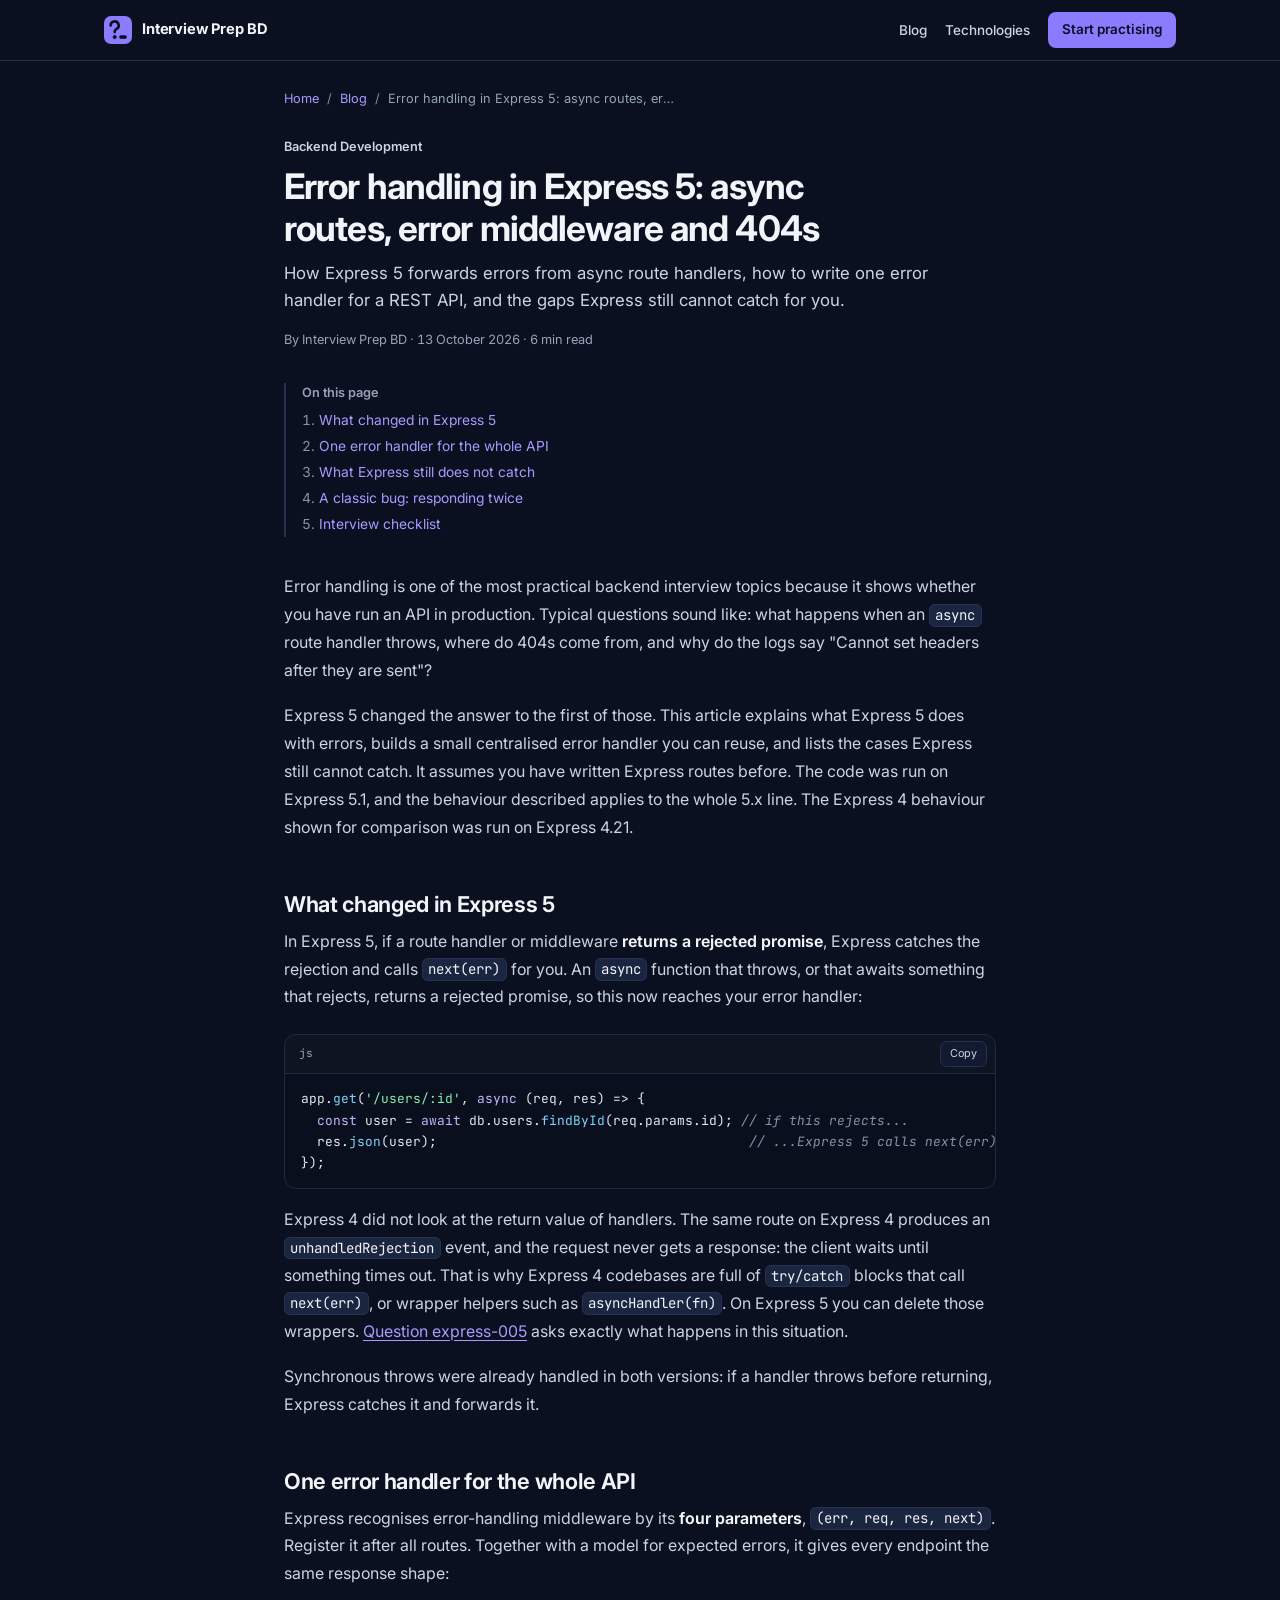
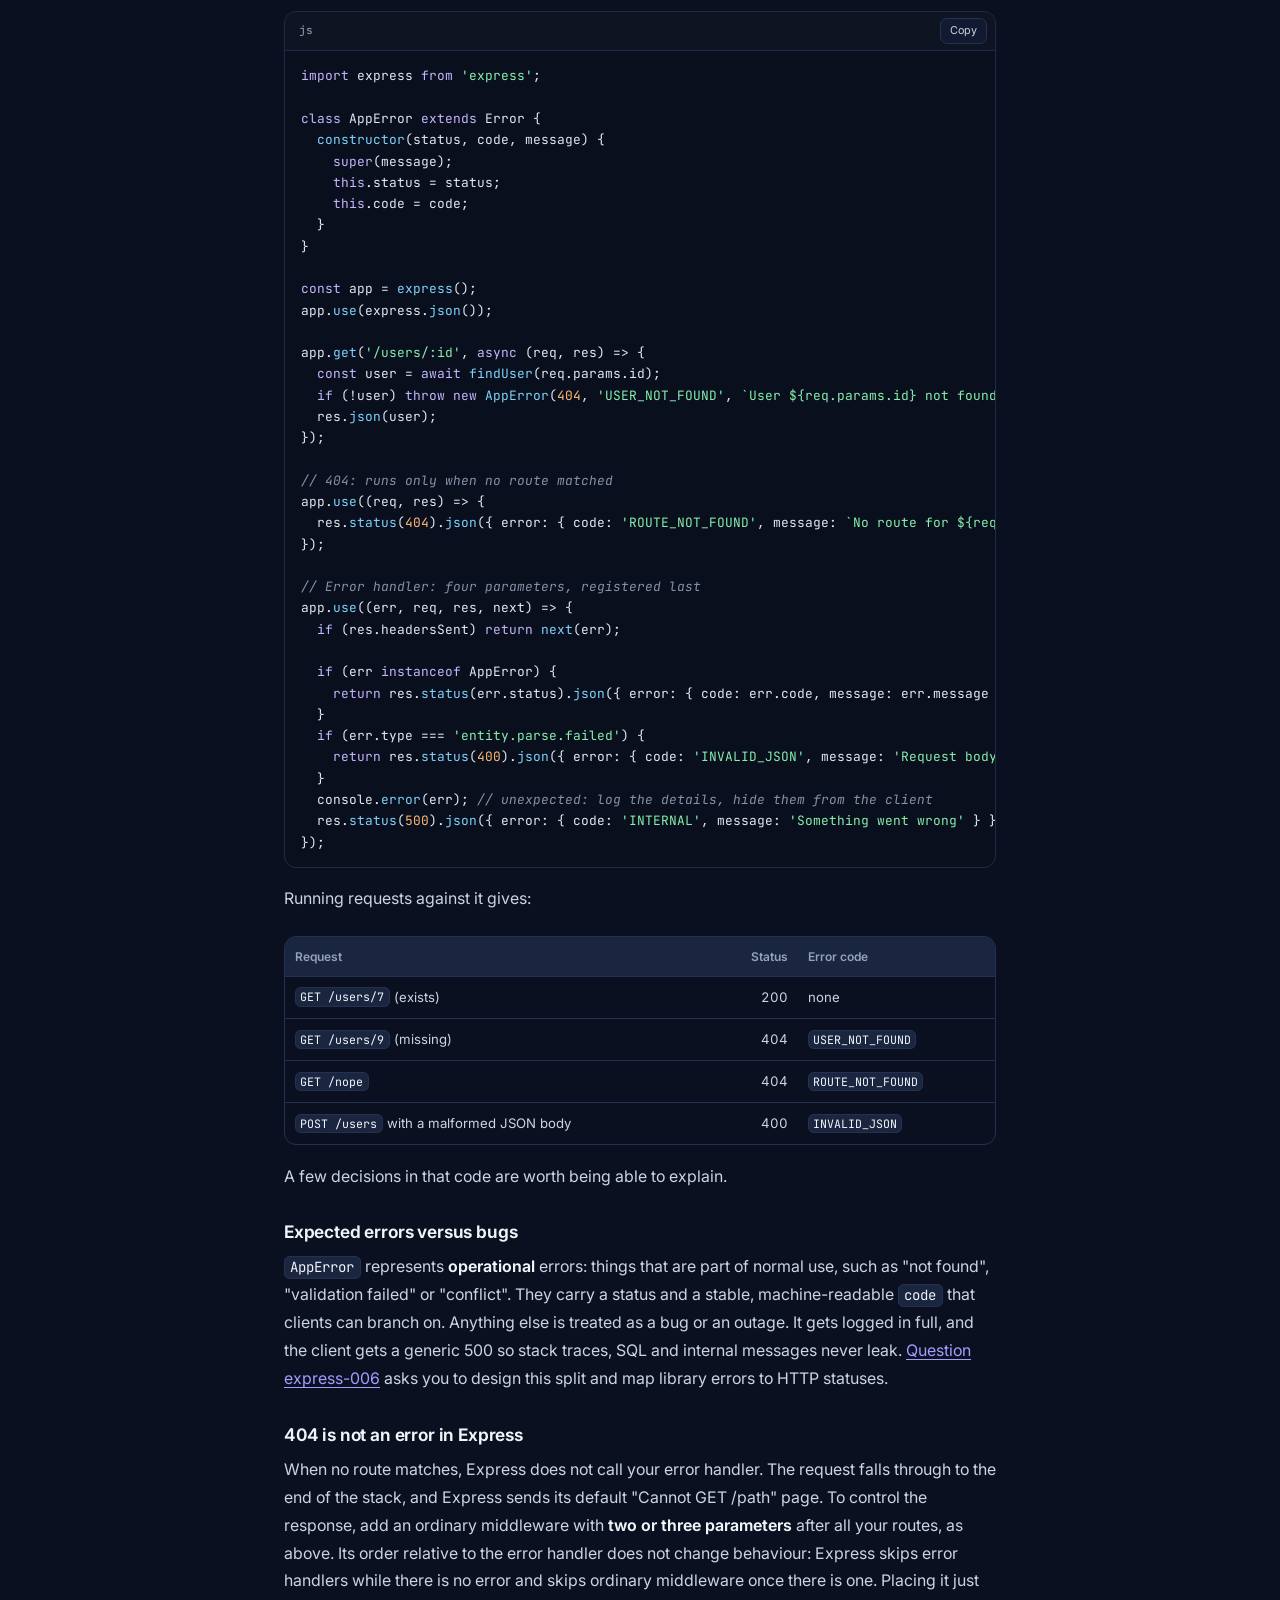
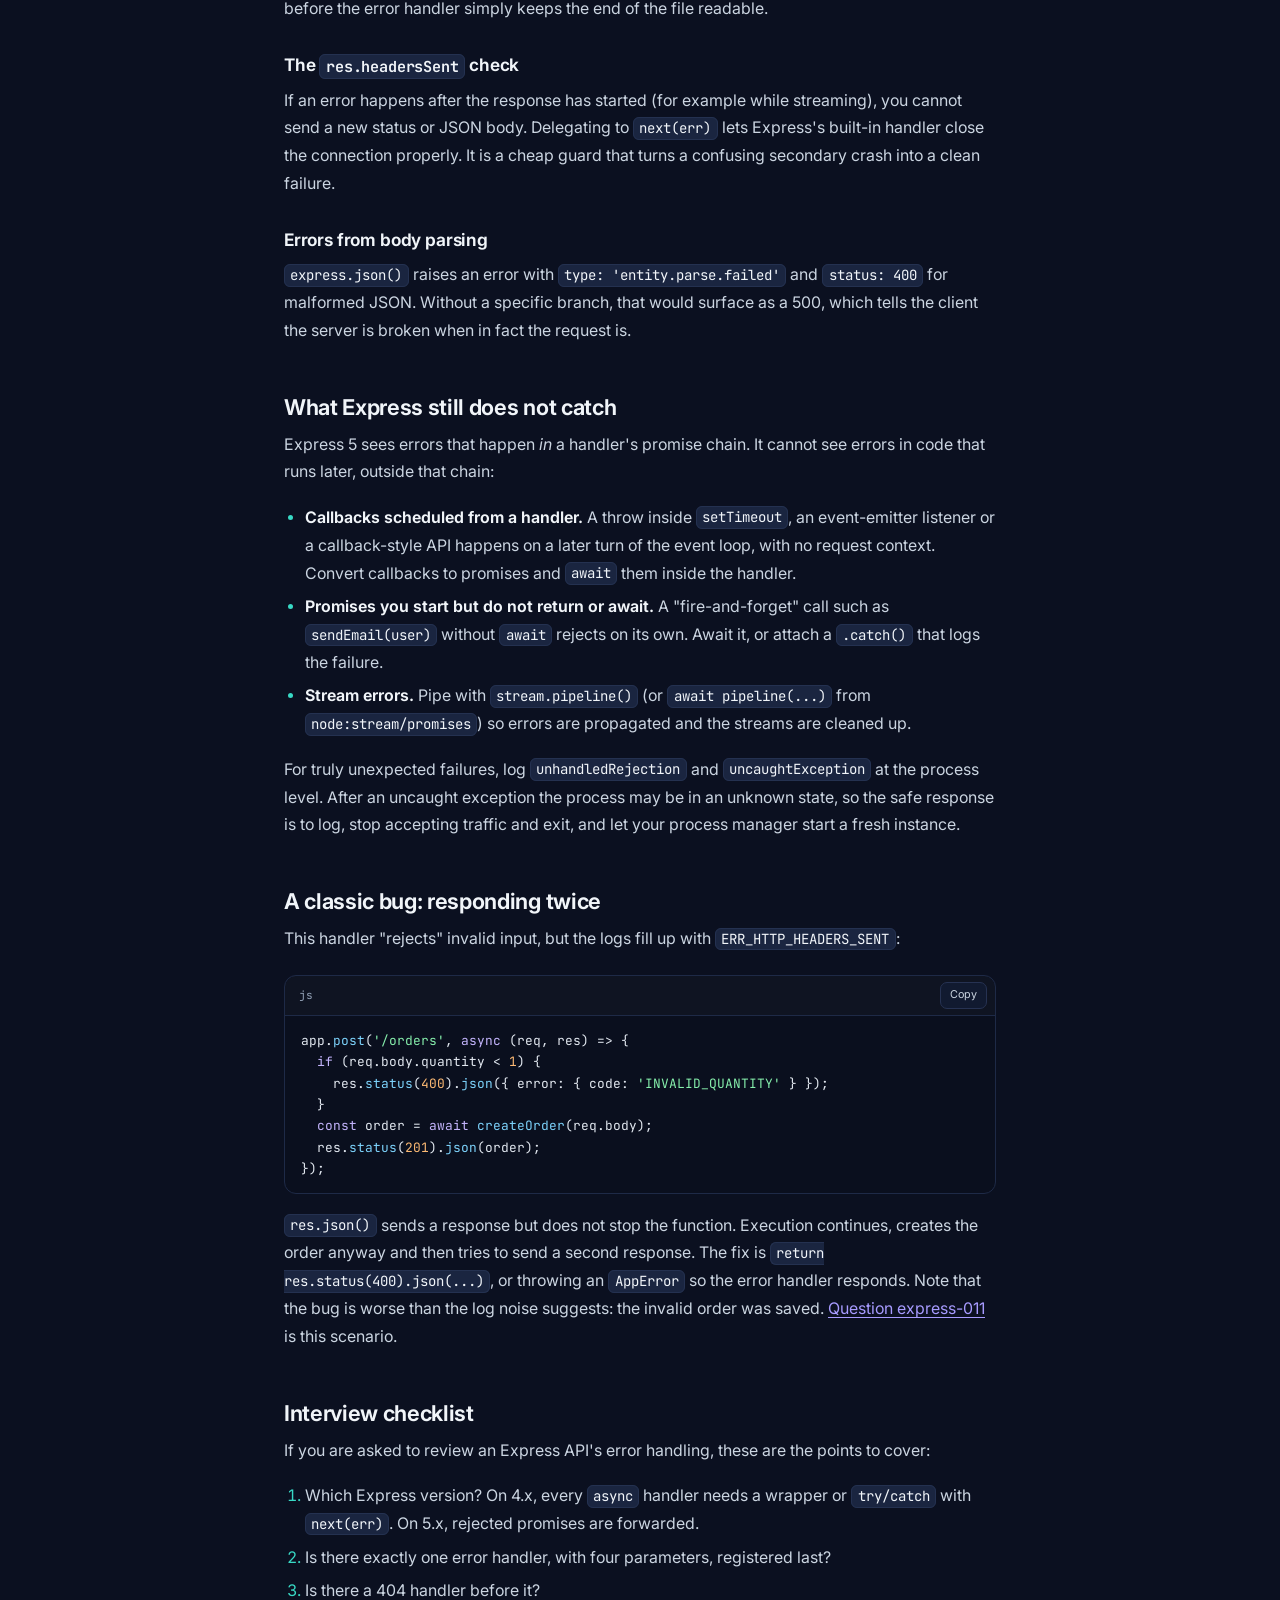
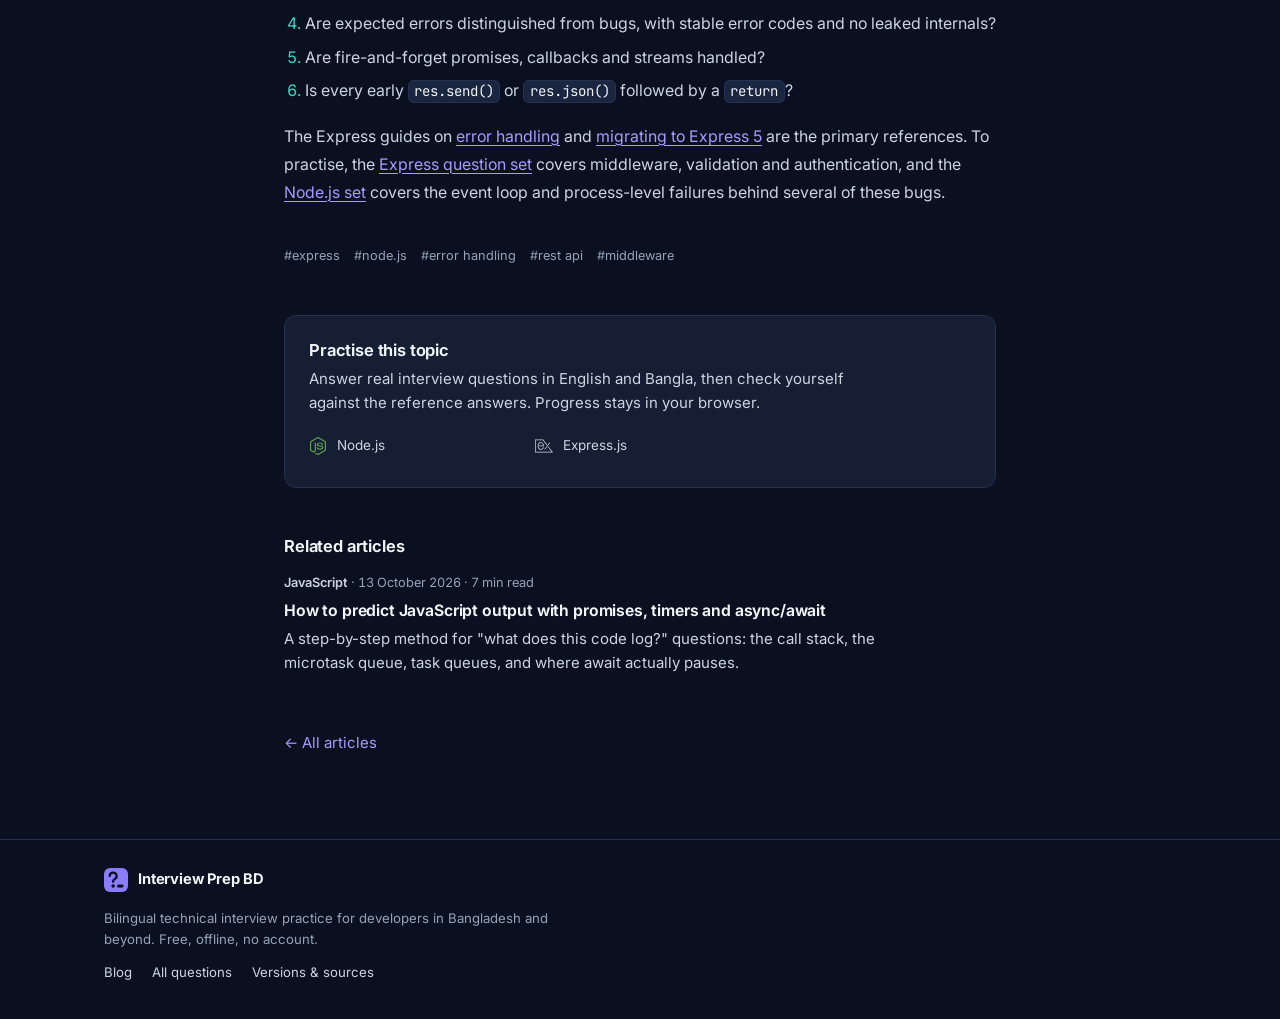
<file: blog/express-5-error-handling/index.html>
<!doctype html>
<html lang="en" data-theme="dark">
<head>
<meta charset="utf-8">
<meta name="viewport" content="width=device-width, initial-scale=1, viewport-fit=cover">
<title>Error handling in Express 5: async routes, error middleware and 404s</title>
<meta name="description" content="How Express 5 forwards errors from async route handlers, how to write one error handler for a REST API, and the gaps Express still cannot catch for you.">
<meta name="robots" content="noindex, follow">
<meta name="color-scheme" content="dark light">
<meta name="theme-color" content="#0B1020">
<link rel="icon" href="../../assets/brand/favicon.svg" type="image/svg+xml">
<link rel="apple-touch-icon" href="../../assets/brand/apple-touch-icon.png">
<link rel="preconnect" href="https://fonts.googleapis.com">
<link rel="preconnect" href="https://fonts.gstatic.com" crossorigin>
<link rel="stylesheet" href="https://fonts.googleapis.com/css2?family=Inter:wght@400;600;700&family=JetBrains+Mono:wght@400&display=swap">
<link rel="stylesheet" href="../../styles.css">
<link rel="stylesheet" href="../../blog/blog.css">
<script>try{var t=JSON.parse(localStorage.getItem('ipbd:state')).preferences.theme;if(t==='light'||t==='dark')document.documentElement.setAttribute('data-theme',t)}catch(e){}</script>
<script src="../../blog/blog.js" defer></script>
</head>
<body class="blog">
<a class="skip-link" href="#main">Skip to main content</a>
<header class="site-head"><div class="site-head__in"><a class="site-brand" href="../../"><svg viewBox="0 0 32 32" width="28" height="28" aria-hidden="true" focusable="false"><rect width="32" height="32" rx="8" class="mark-tile"/><g transform="translate(0 -.6)" class="mark-ink"><path d="M7.6 11.4a4.6 4.6 0 1 1 6.8 4c-1.4.8-2.2 1.6-2.2 3v.6" fill="none" stroke-width="3" stroke-linecap="round" stroke-linejoin="round"/><circle cx="12.2" cy="24.6" r="1.85"/><rect x="18" y="23.2" width="7.4" height="2.9" rx=".7"/></g></svg><span>Interview Prep BD</span></a><nav aria-label="Site"><ul class="site-nav"><li><a href="../../blog/">Blog</a></li><li><a href="../../#/technologies">Technologies</a></li><li><a class="site-nav__cta" href="../../#/practice">Start practising</a></li></ul></nav></div></header>
<main id="main" tabindex="-1">
<div class="article-wrap"><nav class="crumbs" aria-label="Breadcrumb"><ol><li><a href="../../">Home</a></li><li><a href="../../blog/">Blog</a></li><li><span aria-current="page">Error handling in Express 5: async routes, error middleware and 404s</span></li></ol></nav><article class="post" lang="en"><header class="post-head"><p class="post-meta"><span class="post-cat">Backend Development</span></p><h1>Error handling in Express 5: async routes, error middleware and 404s</h1><p class="post-lead">How Express 5 forwards errors from async route handlers, how to write one error handler for a REST API, and the gaps Express still cannot catch for you.</p><p class="post-meta">By Interview Prep BD · <time datetime="2026-10-13">13 October 2026</time> · 6 min read</p></header><nav class="toc" aria-labelledby="toc-h"><h2 id="toc-h" class="toc__title">On this page</h2><ol><li><a href="#what-changed-in-express-5">What changed in Express 5</a></li><li><a href="#one-error-handler-for-the-whole-api">One error handler for the whole API</a></li><li><a href="#what-express-still-does-not-catch">What Express still does not catch</a></li><li><a href="#a-classic-bug-responding-twice">A classic bug: responding twice</a></li><li><a href="#interview-checklist">Interview checklist</a></li></ol></nav><div class="prose post-body"><p>Error handling is one of the most practical backend interview topics because it shows whether you have run an API in production. Typical questions sound like: what happens when an <code>async</code> route handler throws, where do 404s come from, and why do the logs say &quot;Cannot set headers after they are sent&quot;?</p>
<p>Express 5 changed the answer to the first of those. This article explains what Express 5 does with errors, builds a small centralised error handler you can reuse, and lists the cases Express still cannot catch. It assumes you have written Express routes before. The code was run on Express 5.1, and the behaviour described applies to the whole 5.x line. The Express 4 behaviour shown for comparison was run on Express 4.21.</p>
<h2 id="what-changed-in-express-5">What changed in Express 5</h2>
<p>In Express 5, if a route handler or middleware <strong>returns a rejected promise</strong>, Express catches the rejection and calls <code>next(err)</code> for you. An <code>async</code> function that throws, or that awaits something that rejects, returns a rejected promise, so this now reaches your error handler:</p>
<figure class="code"><figcaption class="code__bar"><span class="code__lang">js</span></figcaption><pre tabindex="0"><code>app.<span class="tok-fn">get</span>(<span class="tok-str">&#x27;/users/:id&#x27;</span>, <span class="tok-kw">async</span> (req, res) =&gt; {
  <span class="tok-kw">const</span> user = <span class="tok-kw">await</span> db.users.<span class="tok-fn">findById</span>(req.params.id); <span class="tok-com">// if this rejects...</span>
  res.<span class="tok-fn">json</span>(user);                                       <span class="tok-com">// ...Express 5 calls next(err)</span>
});</code></pre></figure>
<p>Express 4 did not look at the return value of handlers. The same route on Express 4 produces an <code>unhandledRejection</code> event, and the request never gets a response: the client waits until something times out. That is why Express 4 codebases are full of <code>try/catch</code> blocks that call <code>next(err)</code>, or wrapper helpers such as <code>asyncHandler(fn)</code>. On Express 5 you can delete those wrappers. <a href="../../#/q/express-005">Question express-005</a> asks exactly what happens in this situation.</p>
<p>Synchronous throws were already handled in both versions: if a handler throws before returning, Express catches it and forwards it.</p>
<h2 id="one-error-handler-for-the-whole-api">One error handler for the whole API</h2>
<p>Express recognises error-handling middleware by its <strong>four parameters</strong>, <code>(err, req, res, next)</code>. Register it after all routes. Together with a model for expected errors, it gives every endpoint the same response shape:</p>
<figure class="code"><figcaption class="code__bar"><span class="code__lang">js</span></figcaption><pre tabindex="0"><code><span class="tok-kw">import</span> express <span class="tok-kw">from</span> <span class="tok-str">&#x27;express&#x27;</span>;

<span class="tok-kw">class</span> AppError <span class="tok-kw">extends</span> Error {
  <span class="tok-fn">constructor</span>(status, code, message) {
    <span class="tok-kw">super</span>(message);
    <span class="tok-kw">this</span>.status = status;
    <span class="tok-kw">this</span>.code = code;
  }
}

<span class="tok-kw">const</span> app = <span class="tok-fn">express</span>();
app.<span class="tok-fn">use</span>(express.<span class="tok-fn">json</span>());

app.<span class="tok-fn">get</span>(<span class="tok-str">&#x27;/users/:id&#x27;</span>, <span class="tok-kw">async</span> (req, res) =&gt; {
  <span class="tok-kw">const</span> user = <span class="tok-kw">await</span> <span class="tok-fn">findUser</span>(req.params.id);
  <span class="tok-kw">if</span> (!user) <span class="tok-kw">throw</span> <span class="tok-kw">new</span> <span class="tok-fn">AppError</span>(<span class="tok-num">404</span>, <span class="tok-str">&#x27;USER_NOT_FOUND&#x27;</span>, <span class="tok-str">`User ${req.params.id} not found`</span>);
  res.<span class="tok-fn">json</span>(user);
});

<span class="tok-com">// 404: runs only when no route matched</span>
app.<span class="tok-fn">use</span>((req, res) =&gt; {
  res.<span class="tok-fn">status</span>(<span class="tok-num">404</span>).<span class="tok-fn">json</span>({ error: { code: <span class="tok-str">&#x27;ROUTE_NOT_FOUND&#x27;</span>, message: <span class="tok-str">`No route for ${req.method} ${req.path}`</span> } });
});

<span class="tok-com">// Error handler: four parameters, registered last</span>
app.<span class="tok-fn">use</span>((err, req, res, next) =&gt; {
  <span class="tok-kw">if</span> (res.headersSent) <span class="tok-kw">return</span> <span class="tok-fn">next</span>(err);

  <span class="tok-kw">if</span> (err <span class="tok-kw">instanceof</span> AppError) {
    <span class="tok-kw">return</span> res.<span class="tok-fn">status</span>(err.status).<span class="tok-fn">json</span>({ error: { code: err.code, message: err.message } });
  }
  <span class="tok-kw">if</span> (err.type === <span class="tok-str">&#x27;entity.parse.failed&#x27;</span>) {
    <span class="tok-kw">return</span> res.<span class="tok-fn">status</span>(<span class="tok-num">400</span>).<span class="tok-fn">json</span>({ error: { code: <span class="tok-str">&#x27;INVALID_JSON&#x27;</span>, message: <span class="tok-str">&#x27;Request body is not valid JSON&#x27;</span> } });
  }
  console.<span class="tok-fn">error</span>(err); <span class="tok-com">// unexpected: log the details, hide them from the client</span>
  res.<span class="tok-fn">status</span>(<span class="tok-num">500</span>).<span class="tok-fn">json</span>({ error: { code: <span class="tok-str">&#x27;INTERNAL&#x27;</span>, message: <span class="tok-str">&#x27;Something went wrong&#x27;</span> } });
});</code></pre></figure>
<p>Running requests against it gives:</p>
<div class="table-wrap" tabindex="0" role="region" aria-label="Table"><table class="table"><thead><tr><th scope="col" class="">Request</th><th scope="col" class="num">Status</th><th scope="col" class="">Error code</th></tr></thead><tbody><tr><td class=""><code>GET /users/7</code> (exists)</td><td class="num">200</td><td class="">none</td></tr><tr><td class=""><code>GET /users/9</code> (missing)</td><td class="num">404</td><td class=""><code>USER_NOT_FOUND</code></td></tr><tr><td class=""><code>GET /nope</code></td><td class="num">404</td><td class=""><code>ROUTE_NOT_FOUND</code></td></tr><tr><td class=""><code>POST /users</code> with a malformed JSON body</td><td class="num">400</td><td class=""><code>INVALID_JSON</code></td></tr></tbody></table></div>
<p>A few decisions in that code are worth being able to explain.</p>
<h3 id="expected-errors-versus-bugs">Expected errors versus bugs</h3>
<p><code>AppError</code> represents <strong>operational</strong> errors: things that are part of normal use, such as &quot;not found&quot;, &quot;validation failed&quot; or &quot;conflict&quot;. They carry a status and a stable, machine-readable <code>code</code> that clients can branch on. Anything else is treated as a bug or an outage. It gets logged in full, and the client gets a generic 500 so stack traces, SQL and internal messages never leak. <a href="../../#/q/express-006">Question express-006</a> asks you to design this split and map library errors to HTTP statuses.</p>
<h3 id="404-is-not-an-error-in-express">404 is not an error in Express</h3>
<p>When no route matches, Express does not call your error handler. The request falls through to the end of the stack, and Express sends its default &quot;Cannot GET /path&quot; page. To control the response, add an ordinary middleware with <strong>two or three parameters</strong> after all your routes, as above. Its order relative to the error handler does not change behaviour: Express skips error handlers while there is no error and skips ordinary middleware once there is one. Placing it just before the error handler simply keeps the end of the file readable.</p>
<h3 id="the-res-headerssent-check">The <code>res.headersSent</code> check</h3>
<p>If an error happens after the response has started (for example while streaming), you cannot send a new status or JSON body. Delegating to <code>next(err)</code> lets Express&#x27;s built-in handler close the connection properly. It is a cheap guard that turns a confusing secondary crash into a clean failure.</p>
<h3 id="errors-from-body-parsing">Errors from body parsing</h3>
<p><code>express.json()</code> raises an error with <code>type: &#x27;entity.parse.failed&#x27;</code> and <code>status: 400</code> for malformed JSON. Without a specific branch, that would surface as a 500, which tells the client the server is broken when in fact the request is.</p>
<h2 id="what-express-still-does-not-catch">What Express still does not catch</h2>
<p>Express 5 sees errors that happen <em>in</em> a handler&#x27;s promise chain. It cannot see errors in code that runs later, outside that chain:</p>
<ul><li><strong>Callbacks scheduled from a handler.</strong> A throw inside <code>setTimeout</code>, an event-emitter listener or a callback-style API happens on a later turn of the event loop, with no request context. Convert callbacks to promises and <code>await</code> them inside the handler.</li><li><strong>Promises you start but do not return or await.</strong> A &quot;fire-and-forget&quot; call such as <code>sendEmail(user)</code> without <code>await</code> rejects on its own. Await it, or attach a <code>.catch()</code> that logs the failure.</li><li><strong>Stream errors.</strong> Pipe with <code>stream.pipeline()</code> (or <code>await pipeline(...)</code> from <code>node:stream/promises</code>) so errors are propagated and the streams are cleaned up.</li></ul>
<p>For truly unexpected failures, log <code>unhandledRejection</code> and <code>uncaughtException</code> at the process level. After an uncaught exception the process may be in an unknown state, so the safe response is to log, stop accepting traffic and exit, and let your process manager start a fresh instance.</p>
<h2 id="a-classic-bug-responding-twice">A classic bug: responding twice</h2>
<p>This handler &quot;rejects&quot; invalid input, but the logs fill up with <code>ERR_HTTP_HEADERS_SENT</code>:</p>
<figure class="code"><figcaption class="code__bar"><span class="code__lang">js</span></figcaption><pre tabindex="0"><code>app.<span class="tok-fn">post</span>(<span class="tok-str">&#x27;/orders&#x27;</span>, <span class="tok-kw">async</span> (req, res) =&gt; {
  <span class="tok-kw">if</span> (req.body.quantity &lt; <span class="tok-num">1</span>) {
    res.<span class="tok-fn">status</span>(<span class="tok-num">400</span>).<span class="tok-fn">json</span>({ error: { code: <span class="tok-str">&#x27;INVALID_QUANTITY&#x27;</span> } });
  }
  <span class="tok-kw">const</span> order = <span class="tok-kw">await</span> <span class="tok-fn">createOrder</span>(req.body);
  res.<span class="tok-fn">status</span>(<span class="tok-num">201</span>).<span class="tok-fn">json</span>(order);
});</code></pre></figure>
<p><code>res.json()</code> sends a response but does not stop the function. Execution continues, creates the order anyway and then tries to send a second response. The fix is <code>return res.status(400).json(...)</code>, or throwing an <code>AppError</code> so the error handler responds. Note that the bug is worse than the log noise suggests: the invalid order was saved. <a href="../../#/q/express-011">Question express-011</a> is this scenario.</p>
<h2 id="interview-checklist">Interview checklist</h2>
<p>If you are asked to review an Express API&#x27;s error handling, these are the points to cover:</p>
<ol><li>Which Express version? On 4.x, every <code>async</code> handler needs a wrapper or <code>try/catch</code> with <code>next(err)</code>. On 5.x, rejected promises are forwarded.</li><li>Is there exactly one error handler, with four parameters, registered last?</li><li>Is there a 404 handler before it?</li><li>Are expected errors distinguished from bugs, with stable error codes and no leaked internals?</li><li>Are fire-and-forget promises, callbacks and streams handled?</li><li>Is every early <code>res.send()</code> or <code>res.json()</code> followed by a <code>return</code>?</li></ol>
<p>The Express guides on <a href="https://expressjs.com/en/guide/error-handling.html" rel="noopener">error handling</a> and <a href="https://expressjs.com/en/guide/migrating-5.html" rel="noopener">migrating to Express 5</a> are the primary references. To practise, the <a href="../../#/questions?tech=express">Express question set</a> covers middleware, validation and authentication, and the <a href="../../#/questions?tech=nodejs">Node.js set</a> covers the event loop and process-level failures behind several of these bugs.</p></div><footer class="post-foot"><h2 class="sr-only">Tags</h2><ul class="post-tags"><li>express</li><li>node.js</li><li>error handling</li><li>rest api</li><li>middleware</li></ul></footer></article><aside class="practice" aria-labelledby="practice-h"><h2 id="practice-h">Practise this topic</h2><p>Answer real interview questions in English and Bangla, then check yourself against the reference answers. Progress stays in your browser.</p><ul class="tech-links"><li><a href="../../#/questions?tech=nodejs"><svg class="tech-mark" viewBox="0 0 24 24" width="18.0" height="18" aria-hidden="true" focusable="false" style="--mark-d:#5FA04E;--mark-l:#5FA04E;"><path d="M11.998,24c-0.321,0-0.641-0.084-0.922-0.247l-2.936-1.737c-0.438-0.245-0.224-0.332-0.08-0.383 c0.585-0.203,0.703-0.25,1.328-0.604c0.065-0.037,0.151-0.023,0.218,0.017l2.256,1.339c0.082,0.045,0.197,0.045,0.272,0l8.795-5.076 c0.082-0.047,0.134-0.141,0.134-0.238V6.921c0-0.099-0.053-0.192-0.137-0.242l-8.791-5.072c-0.081-0.047-0.189-0.047-0.271,0 L3.075,6.68C2.99,6.729,2.936,6.825,2.936,6.921v10.15c0,0.097,0.054,0.189,0.139,0.235l2.409,1.392 c1.307,0.654,2.108-0.116,2.108-0.89V7.787c0-0.142,0.114-0.253,0.256-0.253h1.115c0.139,0,0.255,0.112,0.255,0.253v10.021 c0,1.745-0.95,2.745-2.604,2.745c-0.508,0-0.909,0-2.026-0.551L2.28,18.675c-0.57-0.329-0.922-0.945-0.922-1.604V6.921 c0-0.659,0.353-1.275,0.922-1.603l8.795-5.082c0.557-0.315,1.296-0.315,1.848,0l8.794,5.082c0.57,0.329,0.924,0.944,0.924,1.603 v10.15c0,0.659-0.354,1.273-0.924,1.604l-8.794,5.078C12.643,23.916,12.324,24,11.998,24z M19.099,13.993 c0-1.9-1.284-2.406-3.987-2.763c-2.731-0.361-3.009-0.548-3.009-1.187c0-0.528,0.235-1.233,2.258-1.233 c1.807,0,2.473,0.389,2.747,1.607c0.024,0.115,0.129,0.199,0.247,0.199h1.141c0.071,0,0.138-0.031,0.186-0.081 c0.048-0.054,0.074-0.123,0.067-0.196c-0.177-2.098-1.571-3.076-4.388-3.076c-2.508,0-4.004,1.058-4.004,2.833 c0,1.925,1.488,2.457,3.895,2.695c2.88,0.282,3.103,0.703,3.103,1.269c0,0.983-0.789,1.402-2.642,1.402 c-2.327,0-2.839-0.584-3.011-1.742c-0.02-0.124-0.126-0.215-0.253-0.215h-1.137c-0.141,0-0.254,0.112-0.254,0.253 c0,1.482,0.806,3.248,4.655,3.248C17.501,17.007,19.099,15.91,19.099,13.993z" fill="currentColor"/></svg><span>Node.js</span></a></li><li><a href="../../#/questions?tech=express"><svg class="tech-mark" viewBox="0 0 24 24" width="18.0" height="18" aria-hidden="true" focusable="false"><path d="M12.262 16.666h1.146l6.975-9.325H19.22zm9.778 1.441v.004l-4.334-5.706-.557.74 4.873 6.682H.945V4.173h9.505l5.026 6.7.574-.772-4.374-5.928h.003l-.719-.945H0v17.544h24zM10.917 8.705a3.8 3.8 0 0 0-1.292-1.183q-.796-.45-1.916-.45c-.746 0-1.37.14-1.906.424a3.76 3.76 0 0 0-1.31 1.12 4.9 4.9 0 0 0-.75 1.581 7.17 7.17 0 0 0 0 3.696c.148.567.402 1.101.75 1.573a3.5 3.5 0 0 0 1.31 1.066q.803.39 1.906.389 1.77 0 2.739-.868.966-.867 1.328-2.457h-1.139q-.271 1.084-.977 1.734-.704.651-1.952.65-.812 0-1.392-.342a3.1 3.1 0 0 1-.957-.869 3.5 3.5 0 0 1-.551-1.182 5 5 0 0 1-.17-1.133 9 9 0 0 0-.015-.286 4.5 4.5 0 0 1 .015-.829c.047-.418.147-.83.296-1.223A3.7 3.7 0 0 1 5.54 9.05a2.9 2.9 0 0 1 .922-.742q.541-.28 1.246-.28c.47 0 .869.093 1.23.28q.541.281.922.742.379.461.587 1.057t.225 1.246H5.625l.004.957h6.182a7.3 7.3 0 0 0-.18-1.924 4.9 4.9 0 0 0-.715-1.68z" fill="currentColor"/></svg><span>Express.js</span></a></li></ul></aside><section class="related" aria-labelledby="related-h"><h2 id="related-h">Related articles</h2><ul class="post-list"><li class="post-item"><p class="post-meta"><span class="post-cat">JavaScript</span> · <time datetime="2026-10-13">13 October 2026</time> · 7 min read</p><h3 class="post-item__title"><a href="../../blog/javascript-event-loop-output-questions/">How to predict JavaScript output with promises, timers and async/await</a></h3><p class="post-item__desc">A step-by-step method for &quot;what does this code log?&quot; questions: the call stack, the microtask queue, task queues, and where await actually pauses.</p></li></ul></section><p class="back"><a href="../../blog/">← All articles</a></p></div>
</main>
<footer class="site-foot"><div class="site-foot__in"><a class="site-brand" href="../../"><svg viewBox="0 0 32 32" width="24" height="24" aria-hidden="true" focusable="false"><rect width="32" height="32" rx="8" class="mark-tile"/><g transform="translate(0 -.6)" class="mark-ink"><path d="M7.6 11.4a4.6 4.6 0 1 1 6.8 4c-1.4.8-2.2 1.6-2.2 3v.6" fill="none" stroke-width="3" stroke-linecap="round" stroke-linejoin="round"/><circle cx="12.2" cy="24.6" r="1.85"/><rect x="18" y="23.2" width="7.4" height="2.9" rx=".7"/></g></svg><span>Interview Prep BD</span></a><p>Bilingual technical interview practice for developers in Bangladesh and beyond. Free, offline, no account.</p><ul class="site-foot__links"><li><a href="../../blog/">Blog</a></li><li><a href="../../#/questions">All questions</a></li><li><a href="../../#/sources">Versions &amp; sources</a></li></ul></div></footer>
</body>
</html>
</file>
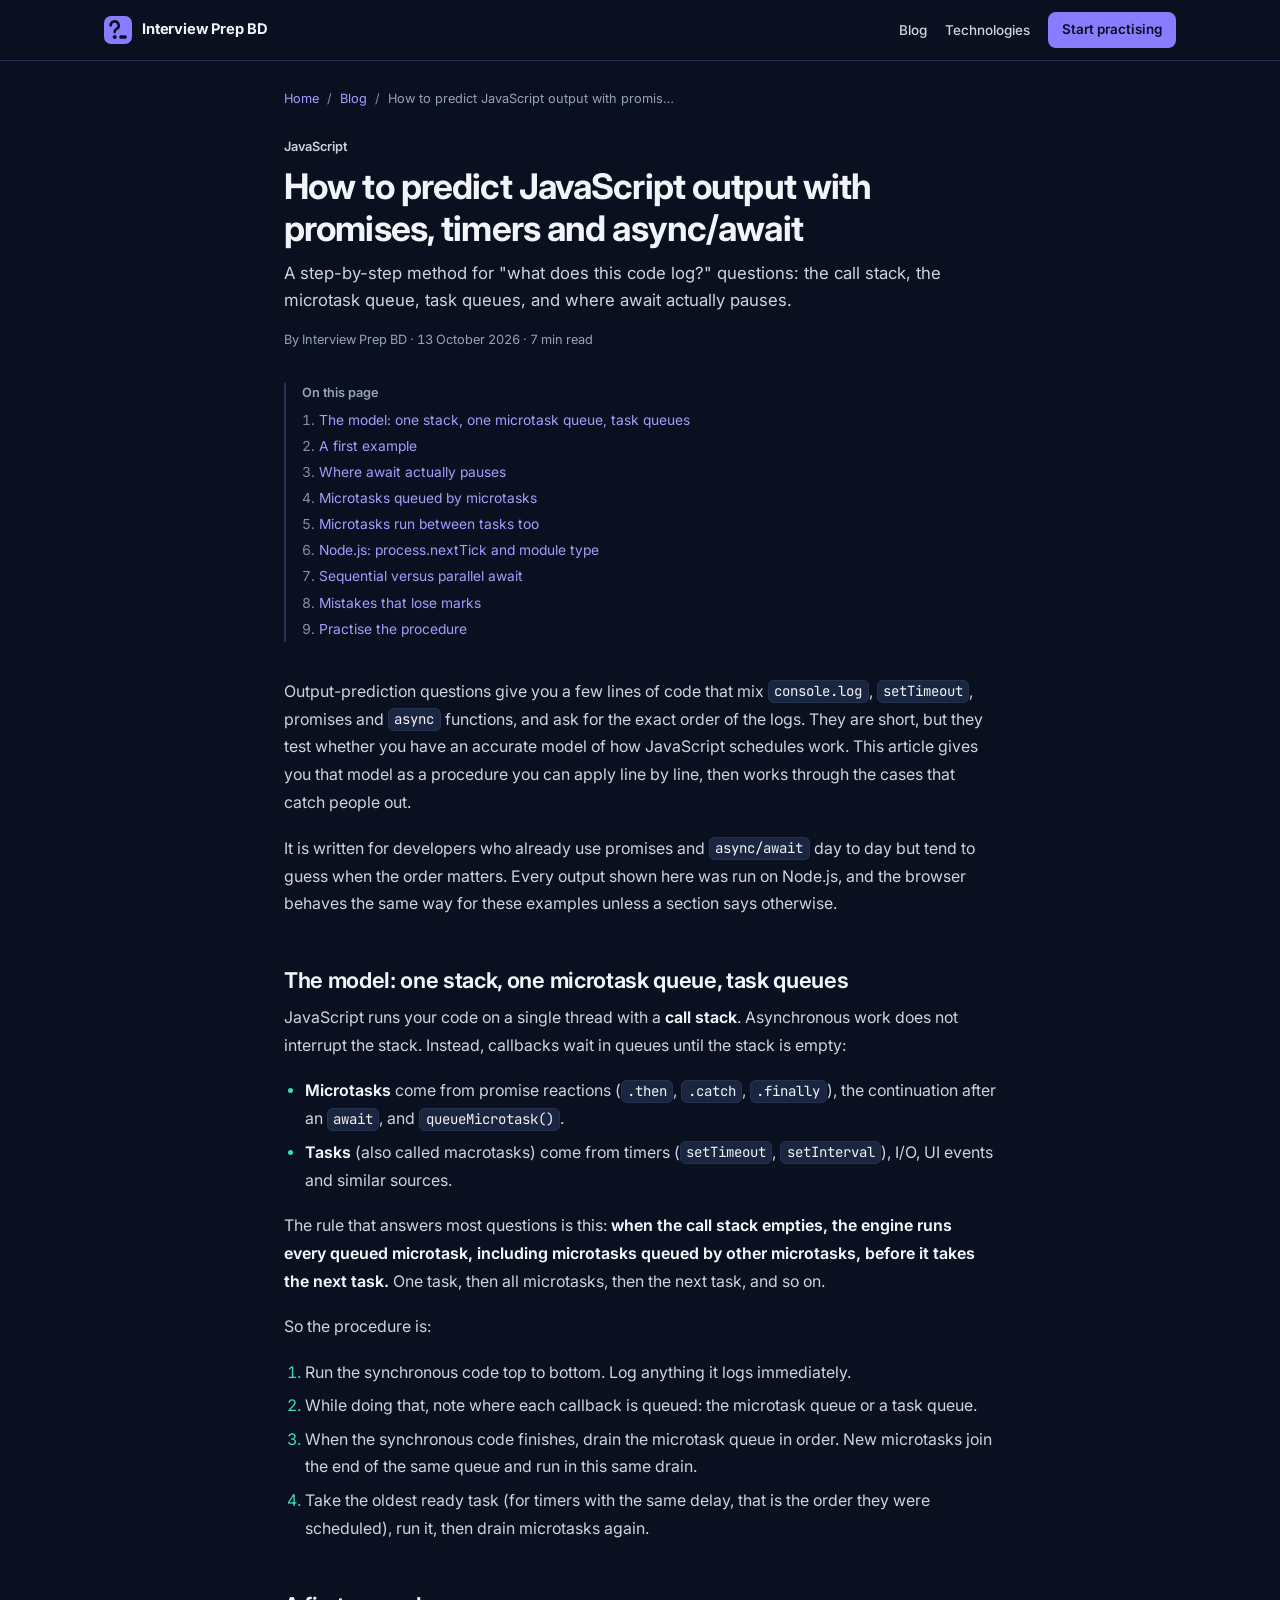
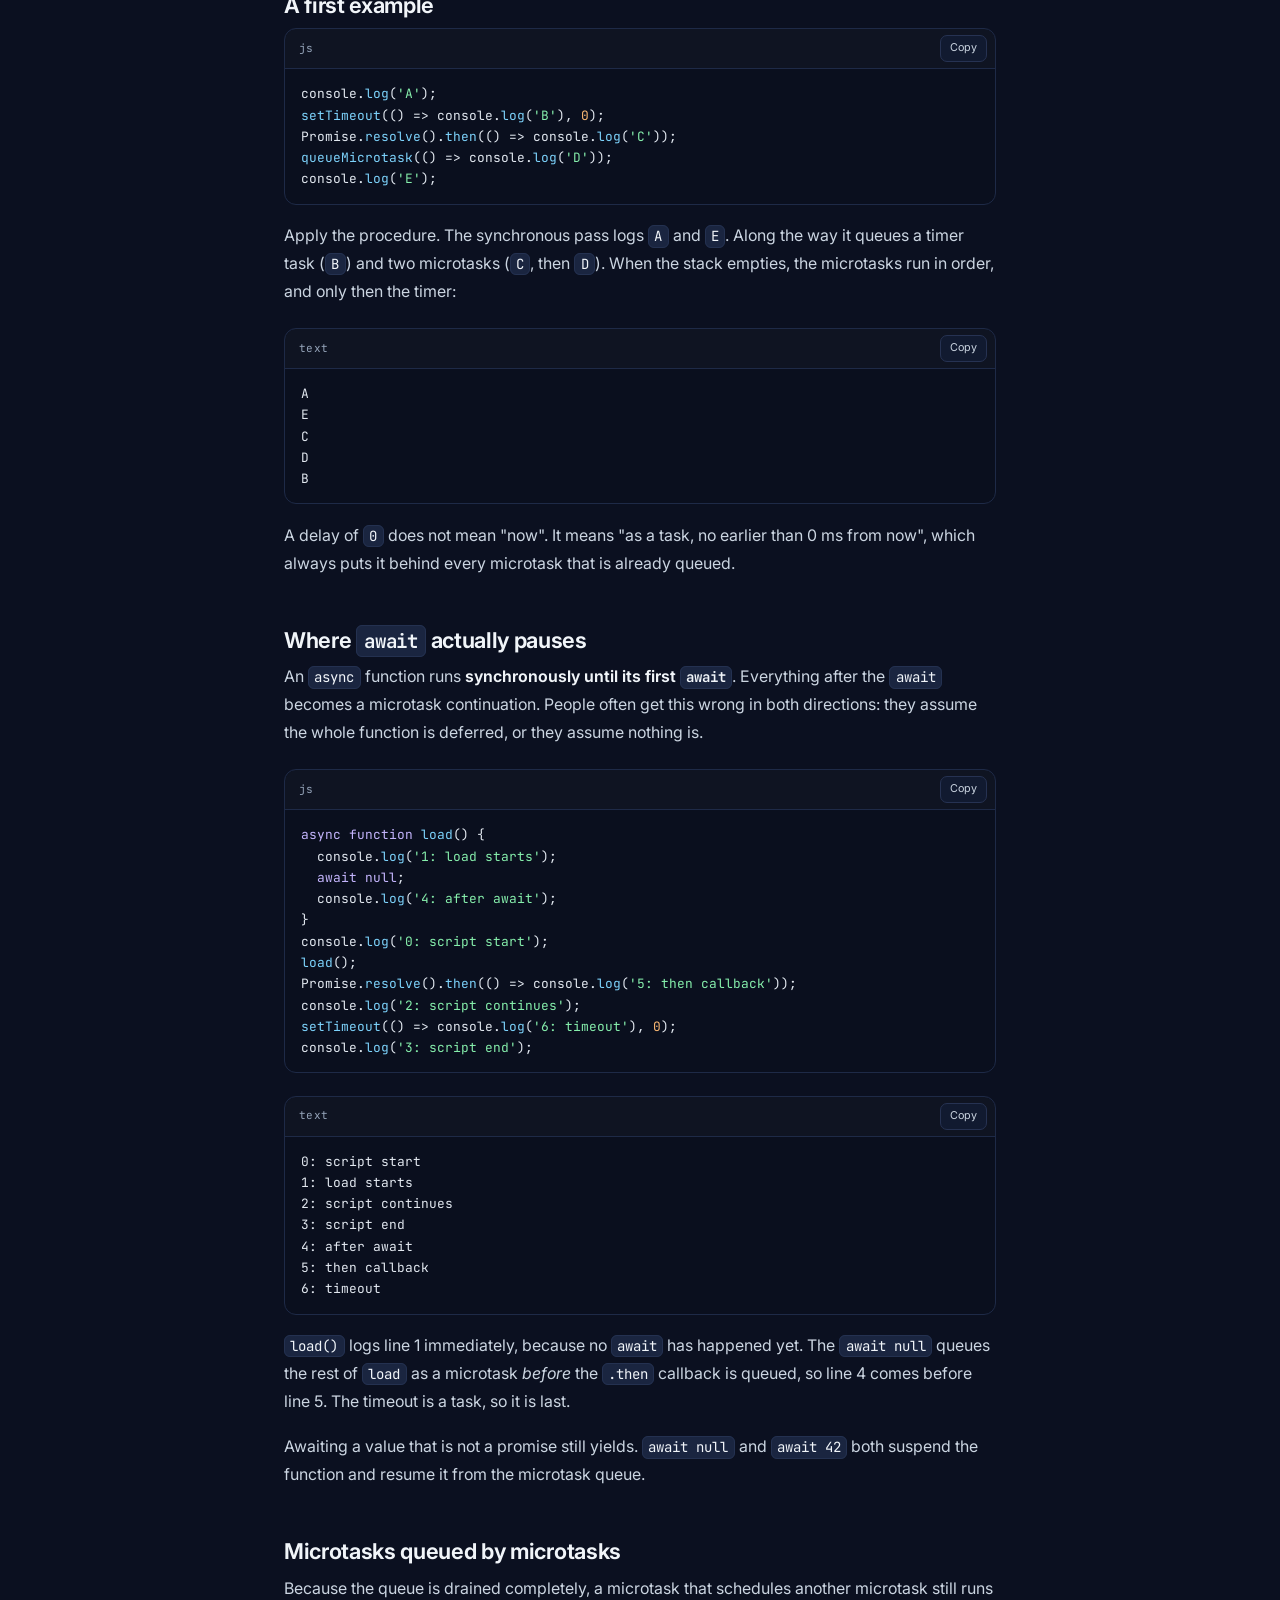
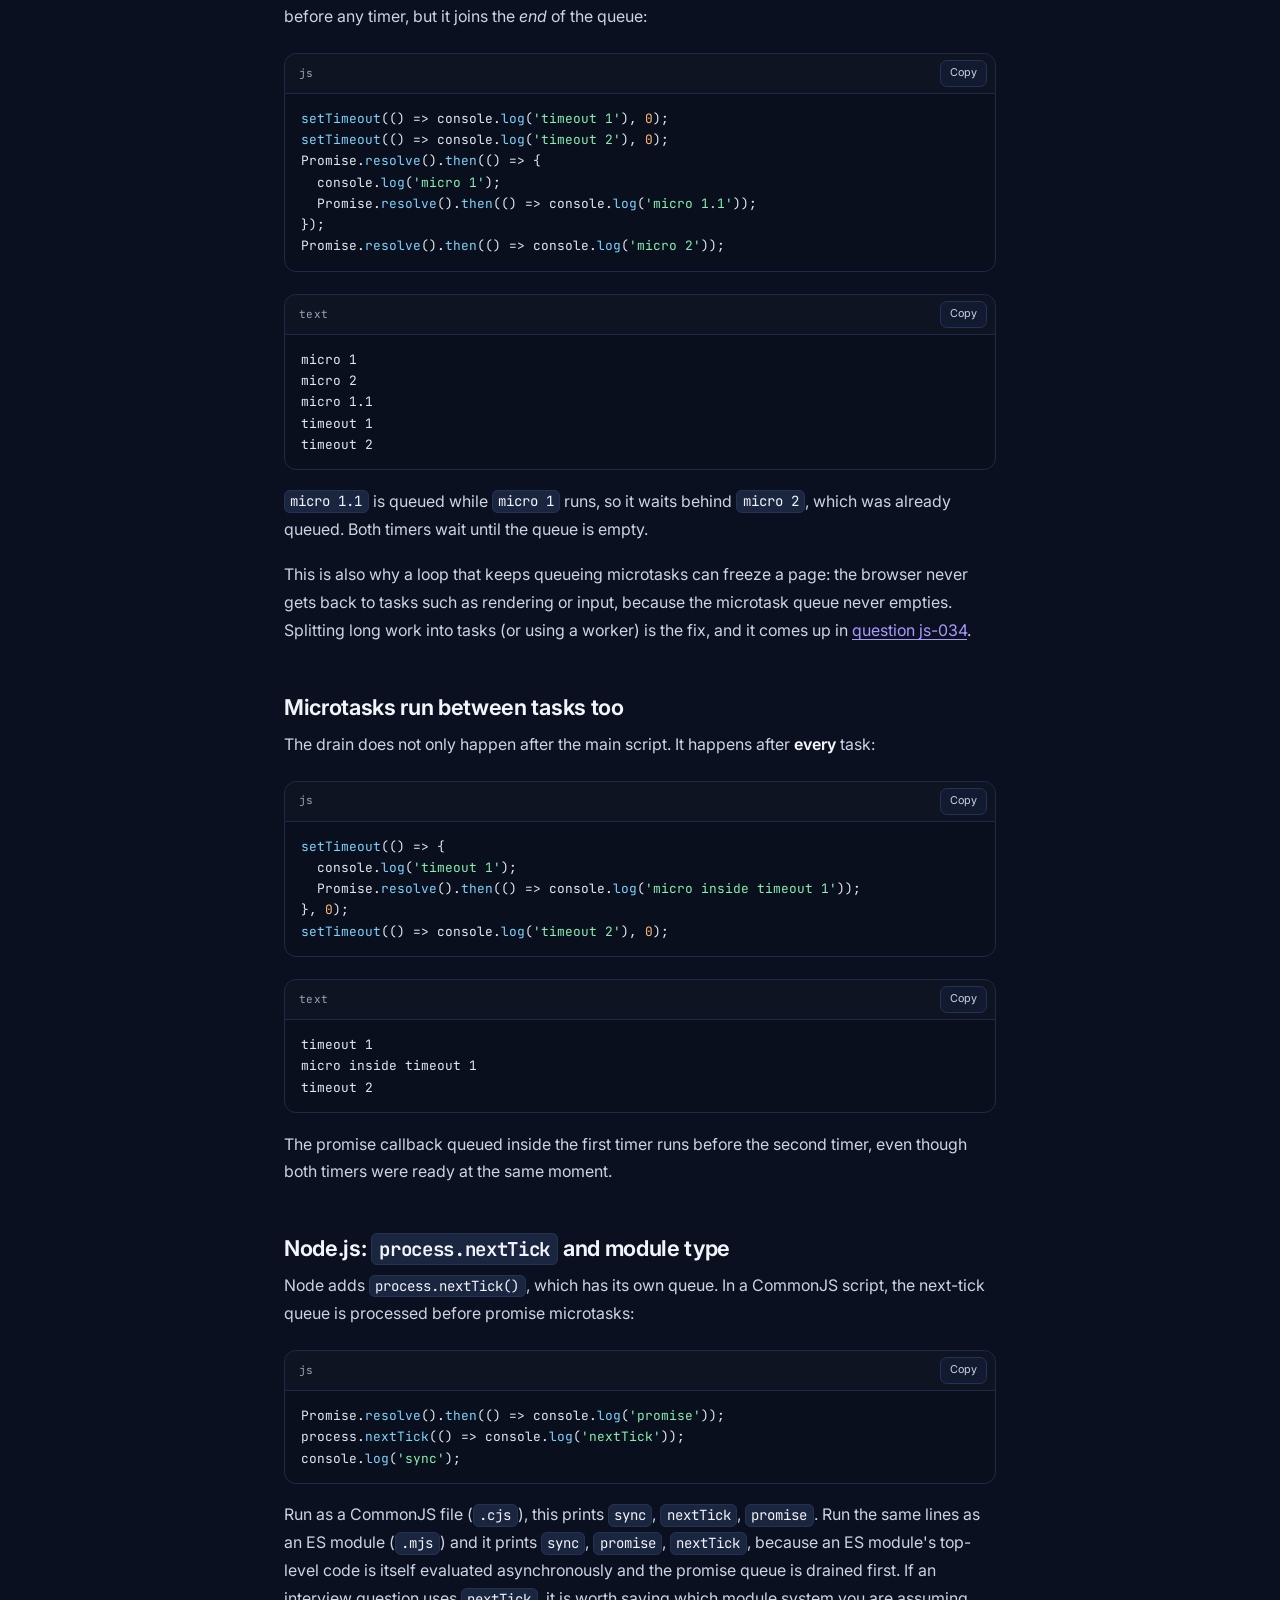
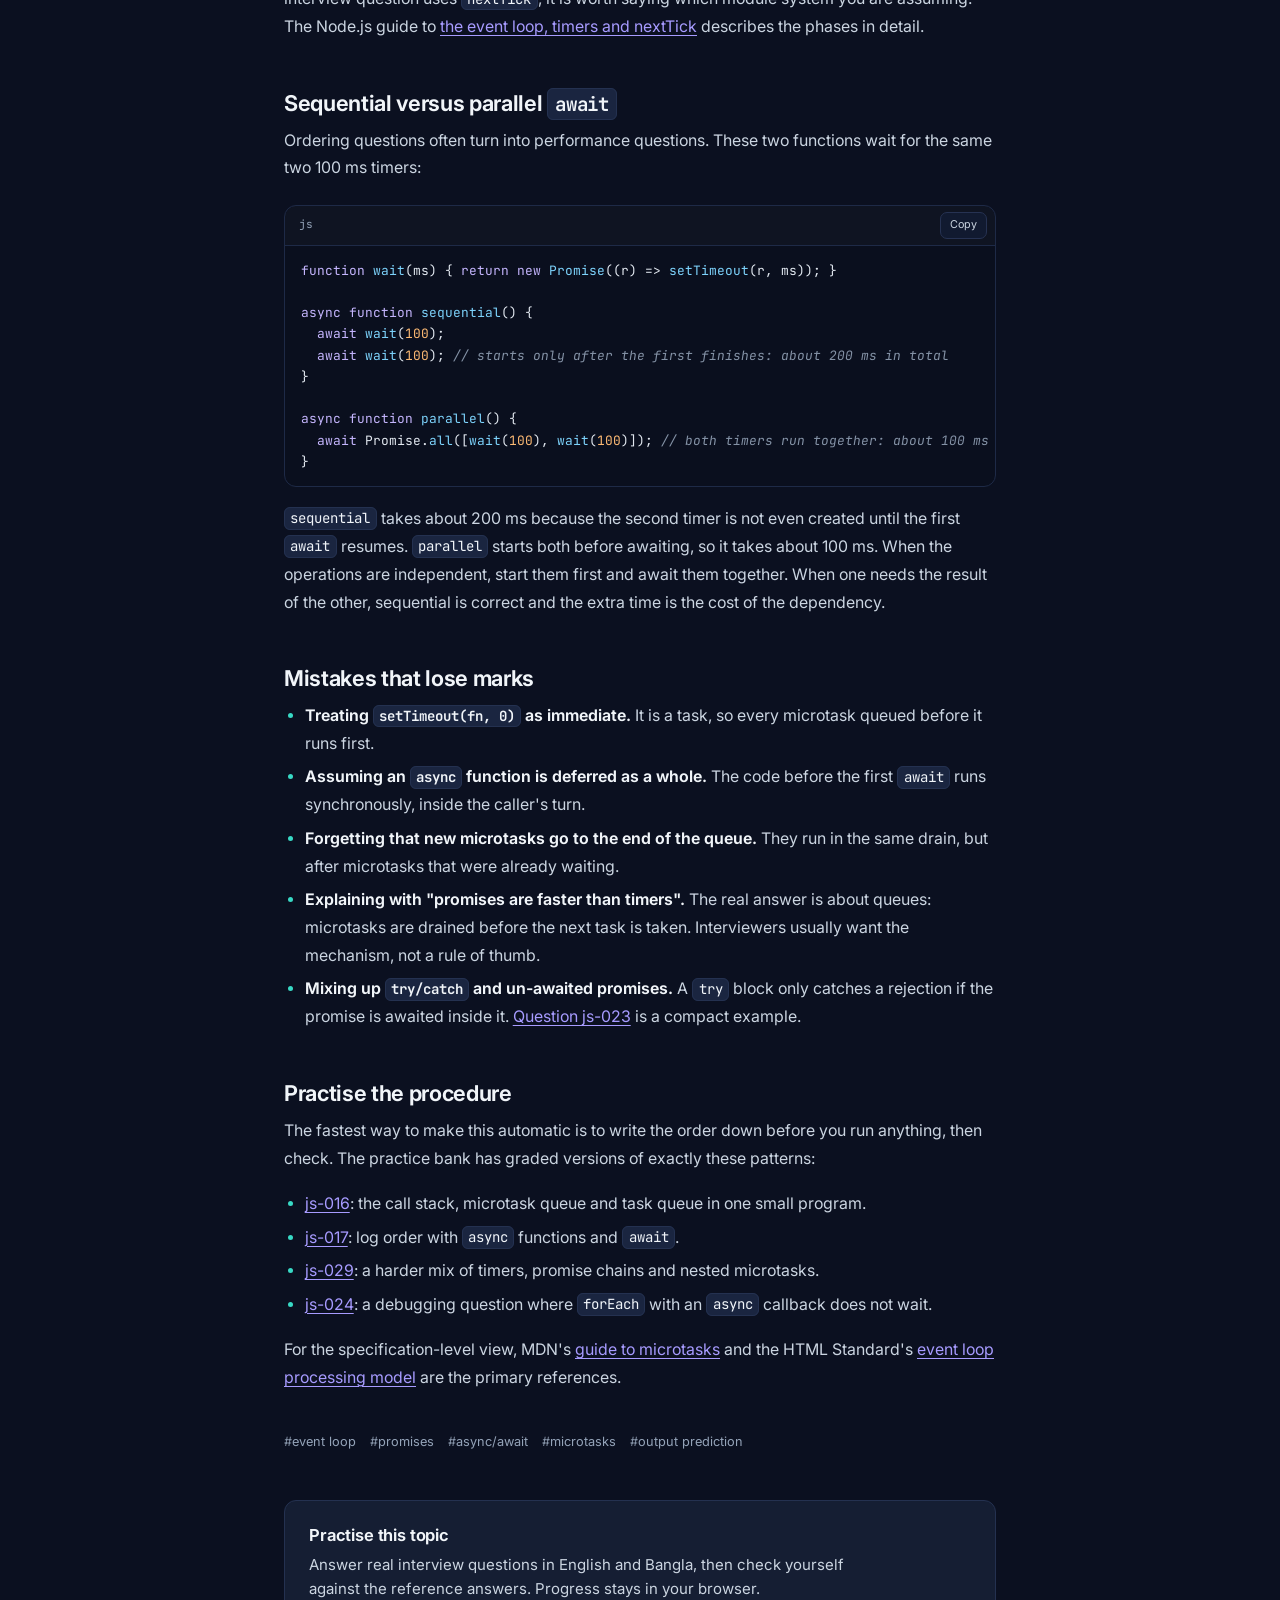
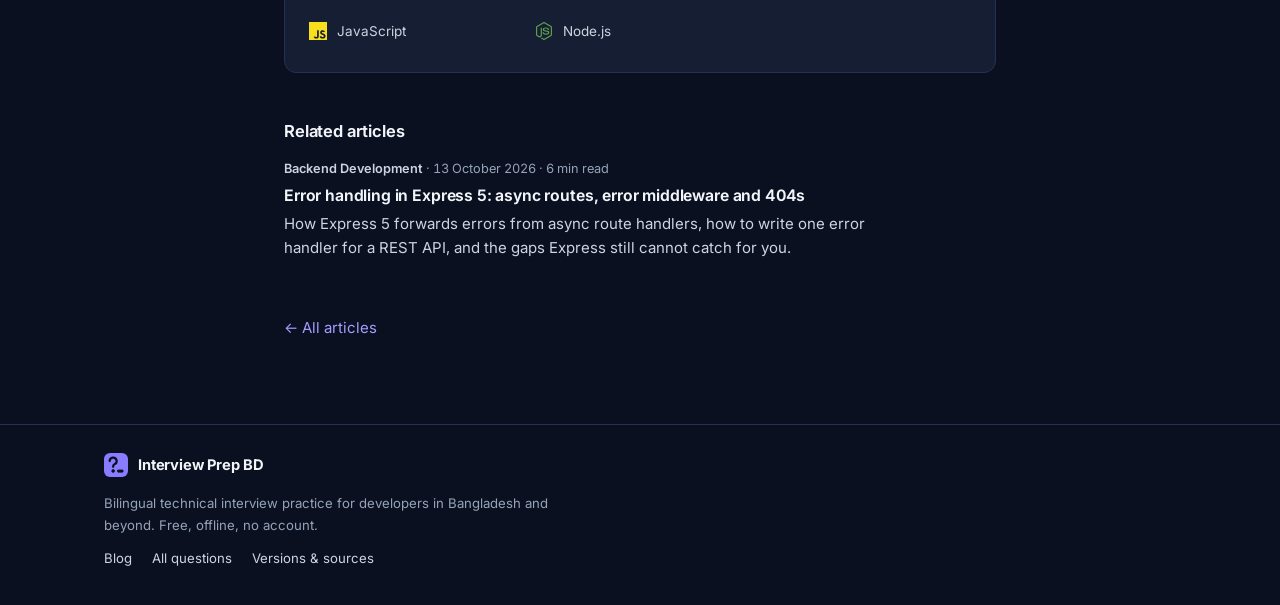
<file: blog/javascript-event-loop-output-questions/index.html>
<!doctype html>
<html lang="en" data-theme="dark">
<head>
<meta charset="utf-8">
<meta name="viewport" content="width=device-width, initial-scale=1, viewport-fit=cover">
<title>How to predict JavaScript output with promises, timers and async/await</title>
<meta name="description" content="A step-by-step method for &quot;what does this code log?&quot; questions: the call stack, the microtask queue, task queues, and where await actually pauses.">
<meta name="robots" content="noindex, follow">
<meta name="color-scheme" content="dark light">
<meta name="theme-color" content="#0B1020">
<link rel="icon" href="../../assets/brand/favicon.svg" type="image/svg+xml">
<link rel="apple-touch-icon" href="../../assets/brand/apple-touch-icon.png">
<link rel="preconnect" href="https://fonts.googleapis.com">
<link rel="preconnect" href="https://fonts.gstatic.com" crossorigin>
<link rel="stylesheet" href="https://fonts.googleapis.com/css2?family=Inter:wght@400;600;700&family=JetBrains+Mono:wght@400&display=swap">
<link rel="stylesheet" href="../../styles.css">
<link rel="stylesheet" href="../../blog/blog.css">
<script>try{var t=JSON.parse(localStorage.getItem('ipbd:state')).preferences.theme;if(t==='light'||t==='dark')document.documentElement.setAttribute('data-theme',t)}catch(e){}</script>
<script src="../../blog/blog.js" defer></script>
</head>
<body class="blog">
<a class="skip-link" href="#main">Skip to main content</a>
<header class="site-head"><div class="site-head__in"><a class="site-brand" href="../../"><svg viewBox="0 0 32 32" width="28" height="28" aria-hidden="true" focusable="false"><rect width="32" height="32" rx="8" class="mark-tile"/><g transform="translate(0 -.6)" class="mark-ink"><path d="M7.6 11.4a4.6 4.6 0 1 1 6.8 4c-1.4.8-2.2 1.6-2.2 3v.6" fill="none" stroke-width="3" stroke-linecap="round" stroke-linejoin="round"/><circle cx="12.2" cy="24.6" r="1.85"/><rect x="18" y="23.2" width="7.4" height="2.9" rx=".7"/></g></svg><span>Interview Prep BD</span></a><nav aria-label="Site"><ul class="site-nav"><li><a href="../../blog/">Blog</a></li><li><a href="../../#/technologies">Technologies</a></li><li><a class="site-nav__cta" href="../../#/practice">Start practising</a></li></ul></nav></div></header>
<main id="main" tabindex="-1">
<div class="article-wrap"><nav class="crumbs" aria-label="Breadcrumb"><ol><li><a href="../../">Home</a></li><li><a href="../../blog/">Blog</a></li><li><span aria-current="page">How to predict JavaScript output with promises, timers and async/await</span></li></ol></nav><article class="post" lang="en"><header class="post-head"><p class="post-meta"><span class="post-cat">JavaScript</span></p><h1>How to predict JavaScript output with promises, timers and async/await</h1><p class="post-lead">A step-by-step method for &quot;what does this code log?&quot; questions: the call stack, the microtask queue, task queues, and where await actually pauses.</p><p class="post-meta">By Interview Prep BD · <time datetime="2026-10-13">13 October 2026</time> · 7 min read</p></header><nav class="toc" aria-labelledby="toc-h"><h2 id="toc-h" class="toc__title">On this page</h2><ol><li><a href="#the-model-one-stack-one-microtask-queue-task-queues">The model: one stack, one microtask queue, task queues</a></li><li><a href="#a-first-example">A first example</a></li><li><a href="#where-await-actually-pauses">Where await actually pauses</a></li><li><a href="#microtasks-queued-by-microtasks">Microtasks queued by microtasks</a></li><li><a href="#microtasks-run-between-tasks-too">Microtasks run between tasks too</a></li><li><a href="#node-js-process-nexttick-and-module-type">Node.js: process.nextTick and module type</a></li><li><a href="#sequential-versus-parallel-await">Sequential versus parallel await</a></li><li><a href="#mistakes-that-lose-marks">Mistakes that lose marks</a></li><li><a href="#practise-the-procedure">Practise the procedure</a></li></ol></nav><div class="prose post-body"><p>Output-prediction questions give you a few lines of code that mix <code>console.log</code>, <code>setTimeout</code>, promises and <code>async</code> functions, and ask for the exact order of the logs. They are short, but they test whether you have an accurate model of how JavaScript schedules work. This article gives you that model as a procedure you can apply line by line, then works through the cases that catch people out.</p>
<p>It is written for developers who already use promises and <code>async/await</code> day to day but tend to guess when the order matters. Every output shown here was run on Node.js, and the browser behaves the same way for these examples unless a section says otherwise.</p>
<h2 id="the-model-one-stack-one-microtask-queue-task-queues">The model: one stack, one microtask queue, task queues</h2>
<p>JavaScript runs your code on a single thread with a <strong>call stack</strong>. Asynchronous work does not interrupt the stack. Instead, callbacks wait in queues until the stack is empty:</p>
<ul><li><strong>Microtasks</strong> come from promise reactions (<code>.then</code>, <code>.catch</code>, <code>.finally</code>), the continuation after an <code>await</code>, and <code>queueMicrotask()</code>.</li><li><strong>Tasks</strong> (also called macrotasks) come from timers (<code>setTimeout</code>, <code>setInterval</code>), I/O, UI events and similar sources.</li></ul>
<p>The rule that answers most questions is this: <strong>when the call stack empties, the engine runs every queued microtask, including microtasks queued by other microtasks, before it takes the next task.</strong> One task, then all microtasks, then the next task, and so on.</p>
<p>So the procedure is:</p>
<ol><li>Run the synchronous code top to bottom. Log anything it logs immediately.</li><li>While doing that, note where each callback is queued: the microtask queue or a task queue.</li><li>When the synchronous code finishes, drain the microtask queue in order. New microtasks join the end of the same queue and run in this same drain.</li><li>Take the oldest ready task (for timers with the same delay, that is the order they were scheduled), run it, then drain microtasks again.</li></ol>
<h2 id="a-first-example">A first example</h2>
<figure class="code"><figcaption class="code__bar"><span class="code__lang">js</span></figcaption><pre tabindex="0"><code>console.<span class="tok-fn">log</span>(<span class="tok-str">&#x27;A&#x27;</span>);
<span class="tok-fn">setTimeout</span>(() =&gt; console.<span class="tok-fn">log</span>(<span class="tok-str">&#x27;B&#x27;</span>), <span class="tok-num">0</span>);
Promise.<span class="tok-fn">resolve</span>().<span class="tok-fn">then</span>(() =&gt; console.<span class="tok-fn">log</span>(<span class="tok-str">&#x27;C&#x27;</span>));
<span class="tok-fn">queueMicrotask</span>(() =&gt; console.<span class="tok-fn">log</span>(<span class="tok-str">&#x27;D&#x27;</span>));
console.<span class="tok-fn">log</span>(<span class="tok-str">&#x27;E&#x27;</span>);</code></pre></figure>
<p>Apply the procedure. The synchronous pass logs <code>A</code> and <code>E</code>. Along the way it queues a timer task (<code>B</code>) and two microtasks (<code>C</code>, then <code>D</code>). When the stack empties, the microtasks run in order, and only then the timer:</p>
<figure class="code"><figcaption class="code__bar"><span class="code__lang">text</span></figcaption><pre tabindex="0"><code>A
E
C
D
B</code></pre></figure>
<p>A delay of <code>0</code> does not mean &quot;now&quot;. It means &quot;as a task, no earlier than 0 ms from now&quot;, which always puts it behind every microtask that is already queued.</p>
<h2 id="where-await-actually-pauses">Where <code>await</code> actually pauses</h2>
<p>An <code>async</code> function runs <strong>synchronously until its first <code>await</code></strong>. Everything after the <code>await</code> becomes a microtask continuation. People often get this wrong in both directions: they assume the whole function is deferred, or they assume nothing is.</p>
<figure class="code"><figcaption class="code__bar"><span class="code__lang">js</span></figcaption><pre tabindex="0"><code><span class="tok-kw">async</span> <span class="tok-kw">function</span> <span class="tok-fn">load</span>() {
  console.<span class="tok-fn">log</span>(<span class="tok-str">&#x27;1: load starts&#x27;</span>);
  <span class="tok-kw">await</span> <span class="tok-kw">null</span>;
  console.<span class="tok-fn">log</span>(<span class="tok-str">&#x27;4: after await&#x27;</span>);
}
console.<span class="tok-fn">log</span>(<span class="tok-str">&#x27;0: script start&#x27;</span>);
<span class="tok-fn">load</span>();
Promise.<span class="tok-fn">resolve</span>().<span class="tok-fn">then</span>(() =&gt; console.<span class="tok-fn">log</span>(<span class="tok-str">&#x27;5: then callback&#x27;</span>));
console.<span class="tok-fn">log</span>(<span class="tok-str">&#x27;2: script continues&#x27;</span>);
<span class="tok-fn">setTimeout</span>(() =&gt; console.<span class="tok-fn">log</span>(<span class="tok-str">&#x27;6: timeout&#x27;</span>), <span class="tok-num">0</span>);
console.<span class="tok-fn">log</span>(<span class="tok-str">&#x27;3: script end&#x27;</span>);</code></pre></figure>
<figure class="code"><figcaption class="code__bar"><span class="code__lang">text</span></figcaption><pre tabindex="0"><code>0: script start
1: load starts
2: script continues
3: script end
4: after await
5: then callback
6: timeout</code></pre></figure>
<p><code>load()</code> logs line 1 immediately, because no <code>await</code> has happened yet. The <code>await null</code> queues the rest of <code>load</code> as a microtask <em>before</em> the <code>.then</code> callback is queued, so line 4 comes before line 5. The timeout is a task, so it is last.</p>
<p>Awaiting a value that is not a promise still yields. <code>await null</code> and <code>await 42</code> both suspend the function and resume it from the microtask queue.</p>
<h2 id="microtasks-queued-by-microtasks">Microtasks queued by microtasks</h2>
<p>Because the queue is drained completely, a microtask that schedules another microtask still runs before any timer, but it joins the <em>end</em> of the queue:</p>
<figure class="code"><figcaption class="code__bar"><span class="code__lang">js</span></figcaption><pre tabindex="0"><code><span class="tok-fn">setTimeout</span>(() =&gt; console.<span class="tok-fn">log</span>(<span class="tok-str">&#x27;timeout 1&#x27;</span>), <span class="tok-num">0</span>);
<span class="tok-fn">setTimeout</span>(() =&gt; console.<span class="tok-fn">log</span>(<span class="tok-str">&#x27;timeout 2&#x27;</span>), <span class="tok-num">0</span>);
Promise.<span class="tok-fn">resolve</span>().<span class="tok-fn">then</span>(() =&gt; {
  console.<span class="tok-fn">log</span>(<span class="tok-str">&#x27;micro 1&#x27;</span>);
  Promise.<span class="tok-fn">resolve</span>().<span class="tok-fn">then</span>(() =&gt; console.<span class="tok-fn">log</span>(<span class="tok-str">&#x27;micro 1.1&#x27;</span>));
});
Promise.<span class="tok-fn">resolve</span>().<span class="tok-fn">then</span>(() =&gt; console.<span class="tok-fn">log</span>(<span class="tok-str">&#x27;micro 2&#x27;</span>));</code></pre></figure>
<figure class="code"><figcaption class="code__bar"><span class="code__lang">text</span></figcaption><pre tabindex="0"><code>micro 1
micro 2
micro 1.1
timeout 1
timeout 2</code></pre></figure>
<p><code>micro 1.1</code> is queued while <code>micro 1</code> runs, so it waits behind <code>micro 2</code>, which was already queued. Both timers wait until the queue is empty.</p>
<p>This is also why a loop that keeps queueing microtasks can freeze a page: the browser never gets back to tasks such as rendering or input, because the microtask queue never empties. Splitting long work into tasks (or using a worker) is the fix, and it comes up in <a href="../../#/q/js-034">question js-034</a>.</p>
<h2 id="microtasks-run-between-tasks-too">Microtasks run between tasks too</h2>
<p>The drain does not only happen after the main script. It happens after <strong>every</strong> task:</p>
<figure class="code"><figcaption class="code__bar"><span class="code__lang">js</span></figcaption><pre tabindex="0"><code><span class="tok-fn">setTimeout</span>(() =&gt; {
  console.<span class="tok-fn">log</span>(<span class="tok-str">&#x27;timeout 1&#x27;</span>);
  Promise.<span class="tok-fn">resolve</span>().<span class="tok-fn">then</span>(() =&gt; console.<span class="tok-fn">log</span>(<span class="tok-str">&#x27;micro inside timeout 1&#x27;</span>));
}, <span class="tok-num">0</span>);
<span class="tok-fn">setTimeout</span>(() =&gt; console.<span class="tok-fn">log</span>(<span class="tok-str">&#x27;timeout 2&#x27;</span>), <span class="tok-num">0</span>);</code></pre></figure>
<figure class="code"><figcaption class="code__bar"><span class="code__lang">text</span></figcaption><pre tabindex="0"><code>timeout 1
micro inside timeout 1
timeout 2</code></pre></figure>
<p>The promise callback queued inside the first timer runs before the second timer, even though both timers were ready at the same moment.</p>
<h2 id="node-js-process-nexttick-and-module-type">Node.js: <code>process.nextTick</code> and module type</h2>
<p>Node adds <code>process.nextTick()</code>, which has its own queue. In a CommonJS script, the next-tick queue is processed before promise microtasks:</p>
<figure class="code"><figcaption class="code__bar"><span class="code__lang">js</span></figcaption><pre tabindex="0"><code>Promise.<span class="tok-fn">resolve</span>().<span class="tok-fn">then</span>(() =&gt; console.<span class="tok-fn">log</span>(<span class="tok-str">&#x27;promise&#x27;</span>));
process.<span class="tok-fn">nextTick</span>(() =&gt; console.<span class="tok-fn">log</span>(<span class="tok-str">&#x27;nextTick&#x27;</span>));
console.<span class="tok-fn">log</span>(<span class="tok-str">&#x27;sync&#x27;</span>);</code></pre></figure>
<p>Run as a CommonJS file (<code>.cjs</code>), this prints <code>sync</code>, <code>nextTick</code>, <code>promise</code>. Run the same lines as an ES module (<code>.mjs</code>) and it prints <code>sync</code>, <code>promise</code>, <code>nextTick</code>, because an ES module&#x27;s top-level code is itself evaluated asynchronously and the promise queue is drained first. If an interview question uses <code>nextTick</code>, it is worth saying which module system you are assuming. The Node.js guide to <a href="https://nodejs.org/en/learn/asynchronous-work/event-loop-timers-and-nexttick" rel="noopener">the event loop, timers and nextTick</a> describes the phases in detail.</p>
<h2 id="sequential-versus-parallel-await">Sequential versus parallel <code>await</code></h2>
<p>Ordering questions often turn into performance questions. These two functions wait for the same two 100 ms timers:</p>
<figure class="code"><figcaption class="code__bar"><span class="code__lang">js</span></figcaption><pre tabindex="0"><code><span class="tok-kw">function</span> <span class="tok-fn">wait</span>(ms) { <span class="tok-kw">return</span> <span class="tok-kw">new</span> <span class="tok-fn">Promise</span>((r) =&gt; <span class="tok-fn">setTimeout</span>(r, ms)); }

<span class="tok-kw">async</span> <span class="tok-kw">function</span> <span class="tok-fn">sequential</span>() {
  <span class="tok-kw">await</span> <span class="tok-fn">wait</span>(<span class="tok-num">100</span>);
  <span class="tok-kw">await</span> <span class="tok-fn">wait</span>(<span class="tok-num">100</span>); <span class="tok-com">// starts only after the first finishes: about 200 ms in total</span>
}

<span class="tok-kw">async</span> <span class="tok-kw">function</span> <span class="tok-fn">parallel</span>() {
  <span class="tok-kw">await</span> Promise.<span class="tok-fn">all</span>([<span class="tok-fn">wait</span>(<span class="tok-num">100</span>), <span class="tok-fn">wait</span>(<span class="tok-num">100</span>)]); <span class="tok-com">// both timers run together: about 100 ms</span>
}</code></pre></figure>
<p><code>sequential</code> takes about 200 ms because the second timer is not even created until the first <code>await</code> resumes. <code>parallel</code> starts both before awaiting, so it takes about 100 ms. When the operations are independent, start them first and await them together. When one needs the result of the other, sequential is correct and the extra time is the cost of the dependency.</p>
<h2 id="mistakes-that-lose-marks">Mistakes that lose marks</h2>
<ul><li><strong>Treating <code>setTimeout(fn, 0)</code> as immediate.</strong> It is a task, so every microtask queued before it runs first.</li><li><strong>Assuming an <code>async</code> function is deferred as a whole.</strong> The code before the first <code>await</code> runs synchronously, inside the caller&#x27;s turn.</li><li><strong>Forgetting that new microtasks go to the end of the queue.</strong> They run in the same drain, but after microtasks that were already waiting.</li><li><strong>Explaining with &quot;promises are faster than timers&quot;.</strong> The real answer is about queues: microtasks are drained before the next task is taken. Interviewers usually want the mechanism, not a rule of thumb.</li><li><strong>Mixing up <code>try/catch</code> and un-awaited promises.</strong> A <code>try</code> block only catches a rejection if the promise is awaited inside it. <a href="../../#/q/js-023">Question js-023</a> is a compact example.</li></ul>
<h2 id="practise-the-procedure">Practise the procedure</h2>
<p>The fastest way to make this automatic is to write the order down before you run anything, then check. The practice bank has graded versions of exactly these patterns:</p>
<ul><li><a href="../../#/q/js-016">js-016</a>: the call stack, microtask queue and task queue in one small program.</li><li><a href="../../#/q/js-017">js-017</a>: log order with <code>async</code> functions and <code>await</code>.</li><li><a href="../../#/q/js-029">js-029</a>: a harder mix of timers, promise chains and nested microtasks.</li><li><a href="../../#/q/js-024">js-024</a>: a debugging question where <code>forEach</code> with an <code>async</code> callback does not wait.</li></ul>
<p>For the specification-level view, MDN&#x27;s <a href="https://developer.mozilla.org/en-US/docs/Web/API/HTML_DOM_API/Microtask_guide" rel="noopener">guide to microtasks</a> and the HTML Standard&#x27;s <a href="https://html.spec.whatwg.org/multipage/webappapis.html#event-loops" rel="noopener">event loop processing model</a> are the primary references.</p></div><footer class="post-foot"><h2 class="sr-only">Tags</h2><ul class="post-tags"><li>event loop</li><li>promises</li><li>async/await</li><li>microtasks</li><li>output prediction</li></ul></footer></article><aside class="practice" aria-labelledby="practice-h"><h2 id="practice-h">Practise this topic</h2><p>Answer real interview questions in English and Bangla, then check yourself against the reference answers. Progress stays in your browser.</p><ul class="tech-links"><li><a href="../../#/questions?tech=javascript"><svg class="tech-mark" viewBox="0 0 24 24" width="18.0" height="18" aria-hidden="true" focusable="false" style="--mark-d:#F7DF1E;--mark-l:#A19114;"><path d="M0 0h24v24H0V0zm22.034 18.276c-.175-1.095-.888-2.015-3.003-2.873-.736-.345-1.554-.585-1.797-1.14-.091-.33-.105-.51-.046-.705.15-.646.915-.84 1.515-.66.39.12.75.42.976.9 1.034-.676 1.034-.676 1.755-1.125-.27-.42-.404-.601-.586-.78-.63-.705-1.469-1.065-2.834-1.034l-.705.089c-.676.165-1.32.525-1.71 1.005-1.14 1.291-.811 3.541.569 4.471 1.365 1.02 3.361 1.244 3.616 2.205.24 1.17-.87 1.545-1.966 1.41-.811-.18-1.26-.586-1.755-1.336l-1.83 1.051c.21.48.45.689.81 1.109 1.74 1.756 6.09 1.666 6.871-1.004.029-.09.24-.705.074-1.65l.046.067zm-8.983-7.245h-2.248c0 1.938-.009 3.864-.009 5.805 0 1.232.063 2.363-.138 2.711-.33.689-1.18.601-1.566.48-.396-.196-.597-.466-.83-.855-.063-.105-.11-.196-.127-.196l-1.825 1.125c.305.63.75 1.172 1.324 1.517.855.51 2.004.675 3.207.405.783-.226 1.458-.691 1.811-1.411.51-.93.402-2.07.397-3.346.012-2.054 0-4.109 0-6.179l.004-.056z" fill="currentColor"/></svg><span>JavaScript</span></a></li><li><a href="../../#/questions?tech=nodejs"><svg class="tech-mark" viewBox="0 0 24 24" width="18.0" height="18" aria-hidden="true" focusable="false" style="--mark-d:#5FA04E;--mark-l:#5FA04E;"><path d="M11.998,24c-0.321,0-0.641-0.084-0.922-0.247l-2.936-1.737c-0.438-0.245-0.224-0.332-0.08-0.383 c0.585-0.203,0.703-0.25,1.328-0.604c0.065-0.037,0.151-0.023,0.218,0.017l2.256,1.339c0.082,0.045,0.197,0.045,0.272,0l8.795-5.076 c0.082-0.047,0.134-0.141,0.134-0.238V6.921c0-0.099-0.053-0.192-0.137-0.242l-8.791-5.072c-0.081-0.047-0.189-0.047-0.271,0 L3.075,6.68C2.99,6.729,2.936,6.825,2.936,6.921v10.15c0,0.097,0.054,0.189,0.139,0.235l2.409,1.392 c1.307,0.654,2.108-0.116,2.108-0.89V7.787c0-0.142,0.114-0.253,0.256-0.253h1.115c0.139,0,0.255,0.112,0.255,0.253v10.021 c0,1.745-0.95,2.745-2.604,2.745c-0.508,0-0.909,0-2.026-0.551L2.28,18.675c-0.57-0.329-0.922-0.945-0.922-1.604V6.921 c0-0.659,0.353-1.275,0.922-1.603l8.795-5.082c0.557-0.315,1.296-0.315,1.848,0l8.794,5.082c0.57,0.329,0.924,0.944,0.924,1.603 v10.15c0,0.659-0.354,1.273-0.924,1.604l-8.794,5.078C12.643,23.916,12.324,24,11.998,24z M19.099,13.993 c0-1.9-1.284-2.406-3.987-2.763c-2.731-0.361-3.009-0.548-3.009-1.187c0-0.528,0.235-1.233,2.258-1.233 c1.807,0,2.473,0.389,2.747,1.607c0.024,0.115,0.129,0.199,0.247,0.199h1.141c0.071,0,0.138-0.031,0.186-0.081 c0.048-0.054,0.074-0.123,0.067-0.196c-0.177-2.098-1.571-3.076-4.388-3.076c-2.508,0-4.004,1.058-4.004,2.833 c0,1.925,1.488,2.457,3.895,2.695c2.88,0.282,3.103,0.703,3.103,1.269c0,0.983-0.789,1.402-2.642,1.402 c-2.327,0-2.839-0.584-3.011-1.742c-0.02-0.124-0.126-0.215-0.253-0.215h-1.137c-0.141,0-0.254,0.112-0.254,0.253 c0,1.482,0.806,3.248,4.655,3.248C17.501,17.007,19.099,15.91,19.099,13.993z" fill="currentColor"/></svg><span>Node.js</span></a></li></ul></aside><section class="related" aria-labelledby="related-h"><h2 id="related-h">Related articles</h2><ul class="post-list"><li class="post-item"><p class="post-meta"><span class="post-cat">Backend Development</span> · <time datetime="2026-10-13">13 October 2026</time> · 6 min read</p><h3 class="post-item__title"><a href="../../blog/express-5-error-handling/">Error handling in Express 5: async routes, error middleware and 404s</a></h3><p class="post-item__desc">How Express 5 forwards errors from async route handlers, how to write one error handler for a REST API, and the gaps Express still cannot catch for you.</p></li></ul></section><p class="back"><a href="../../blog/">← All articles</a></p></div>
</main>
<footer class="site-foot"><div class="site-foot__in"><a class="site-brand" href="../../"><svg viewBox="0 0 32 32" width="24" height="24" aria-hidden="true" focusable="false"><rect width="32" height="32" rx="8" class="mark-tile"/><g transform="translate(0 -.6)" class="mark-ink"><path d="M7.6 11.4a4.6 4.6 0 1 1 6.8 4c-1.4.8-2.2 1.6-2.2 3v.6" fill="none" stroke-width="3" stroke-linecap="round" stroke-linejoin="round"/><circle cx="12.2" cy="24.6" r="1.85"/><rect x="18" y="23.2" width="7.4" height="2.9" rx=".7"/></g></svg><span>Interview Prep BD</span></a><p>Bilingual technical interview practice for developers in Bangladesh and beyond. Free, offline, no account.</p><ul class="site-foot__links"><li><a href="../../blog/">Blog</a></li><li><a href="../../#/questions">All questions</a></li><li><a href="../../#/sources">Versions &amp; sources</a></li></ul></div></footer>
</body>
</html>
</file>
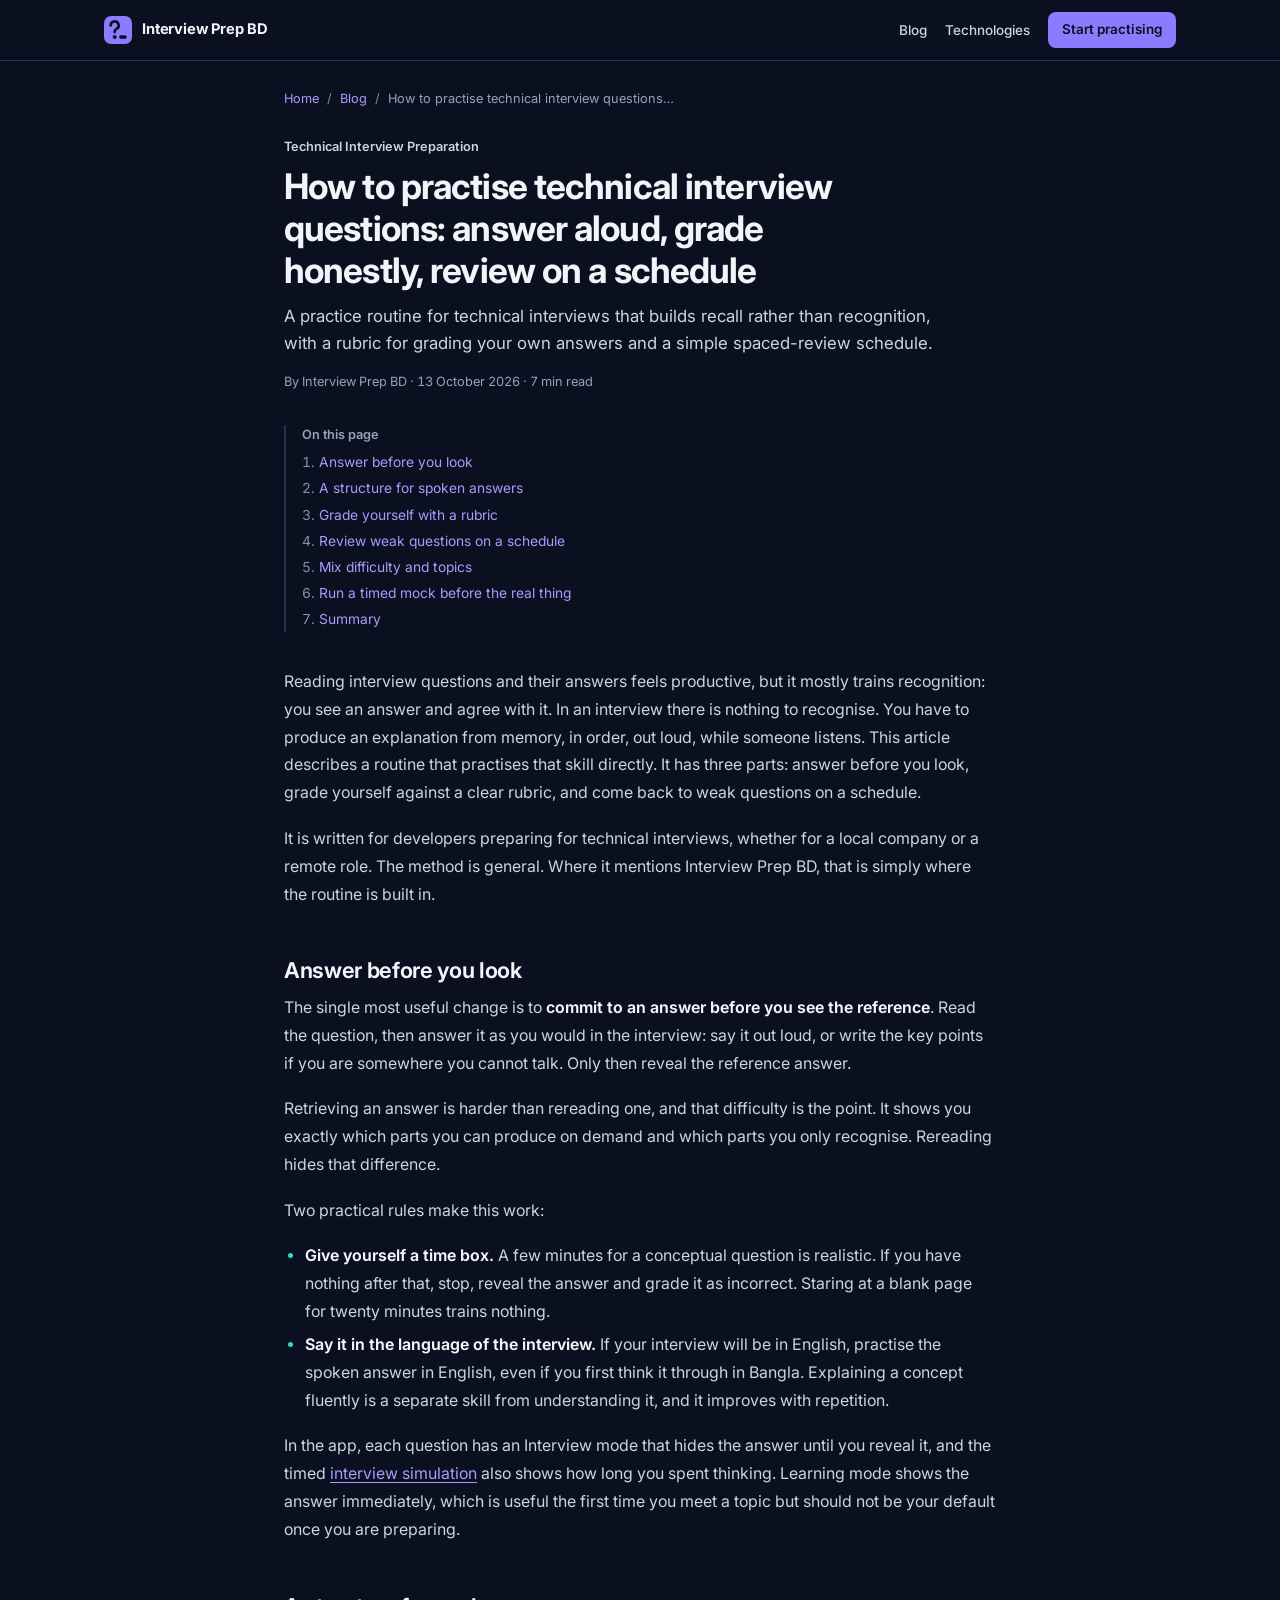
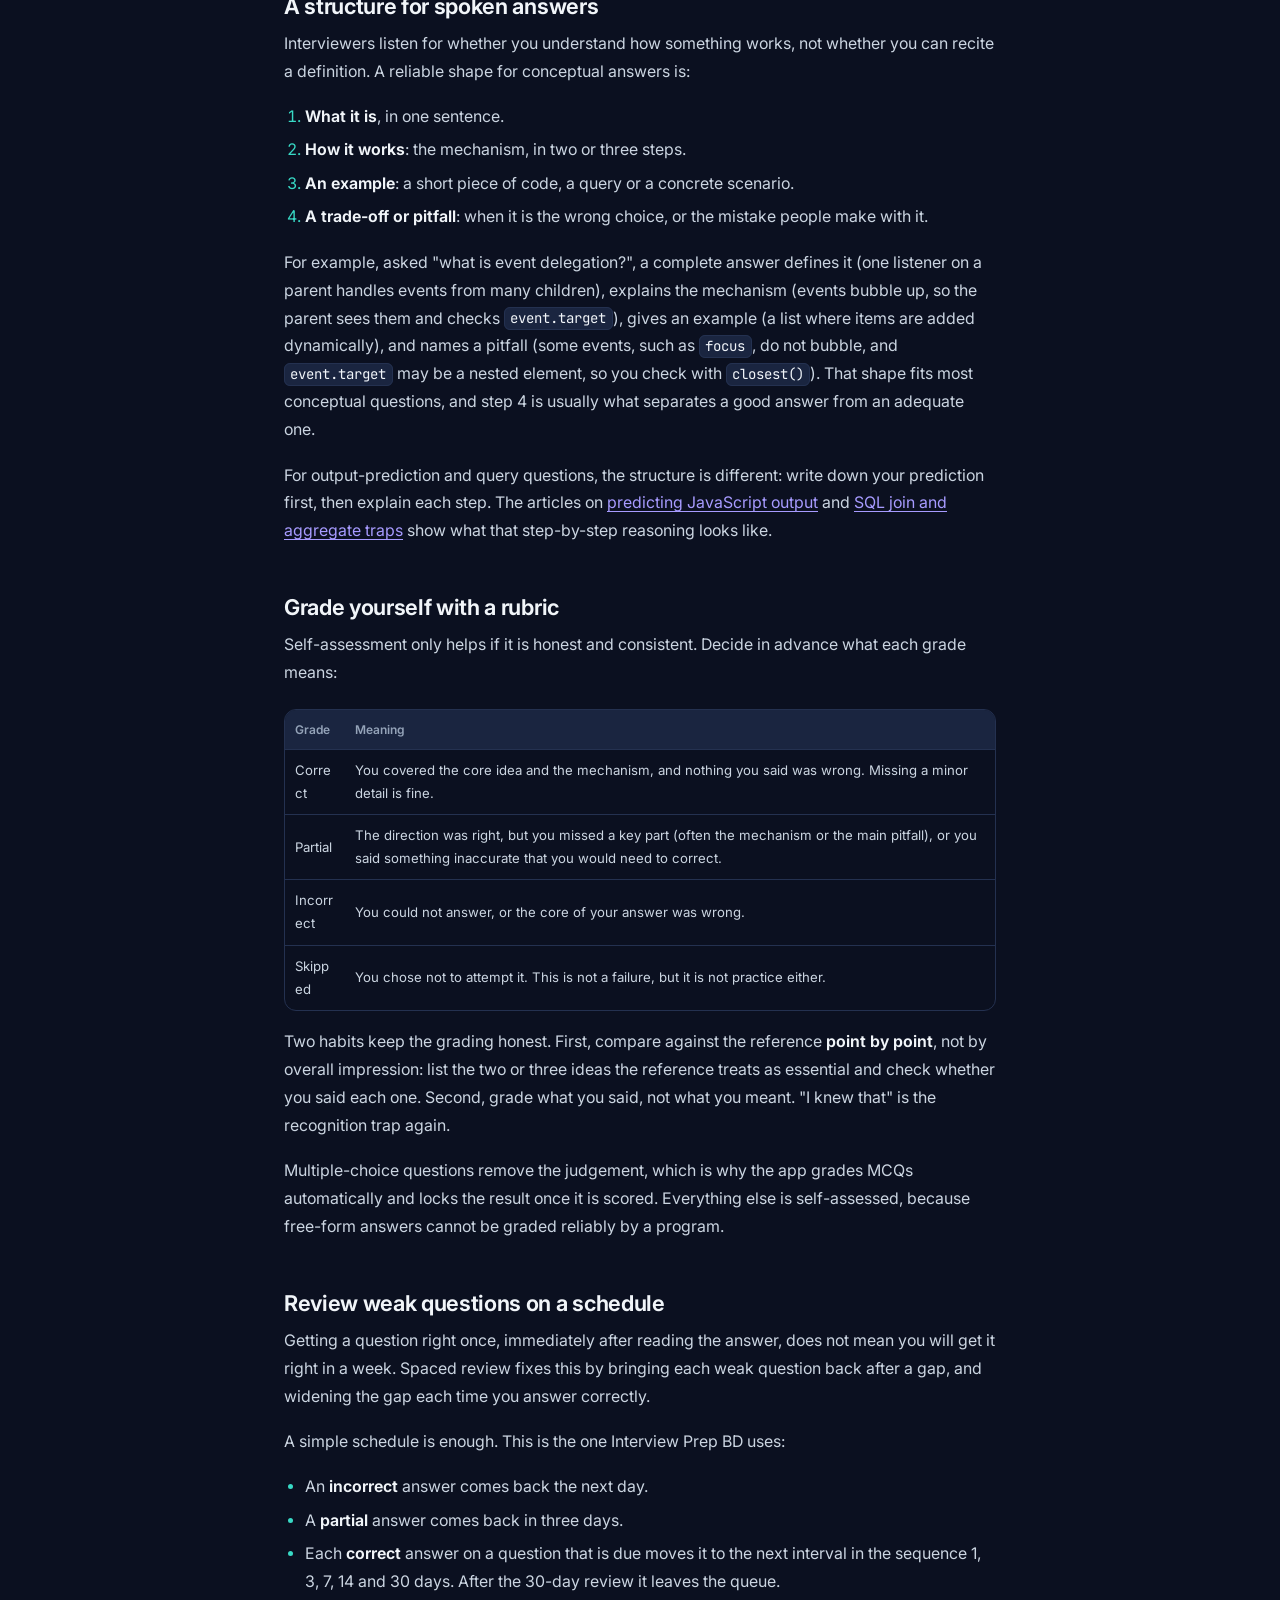
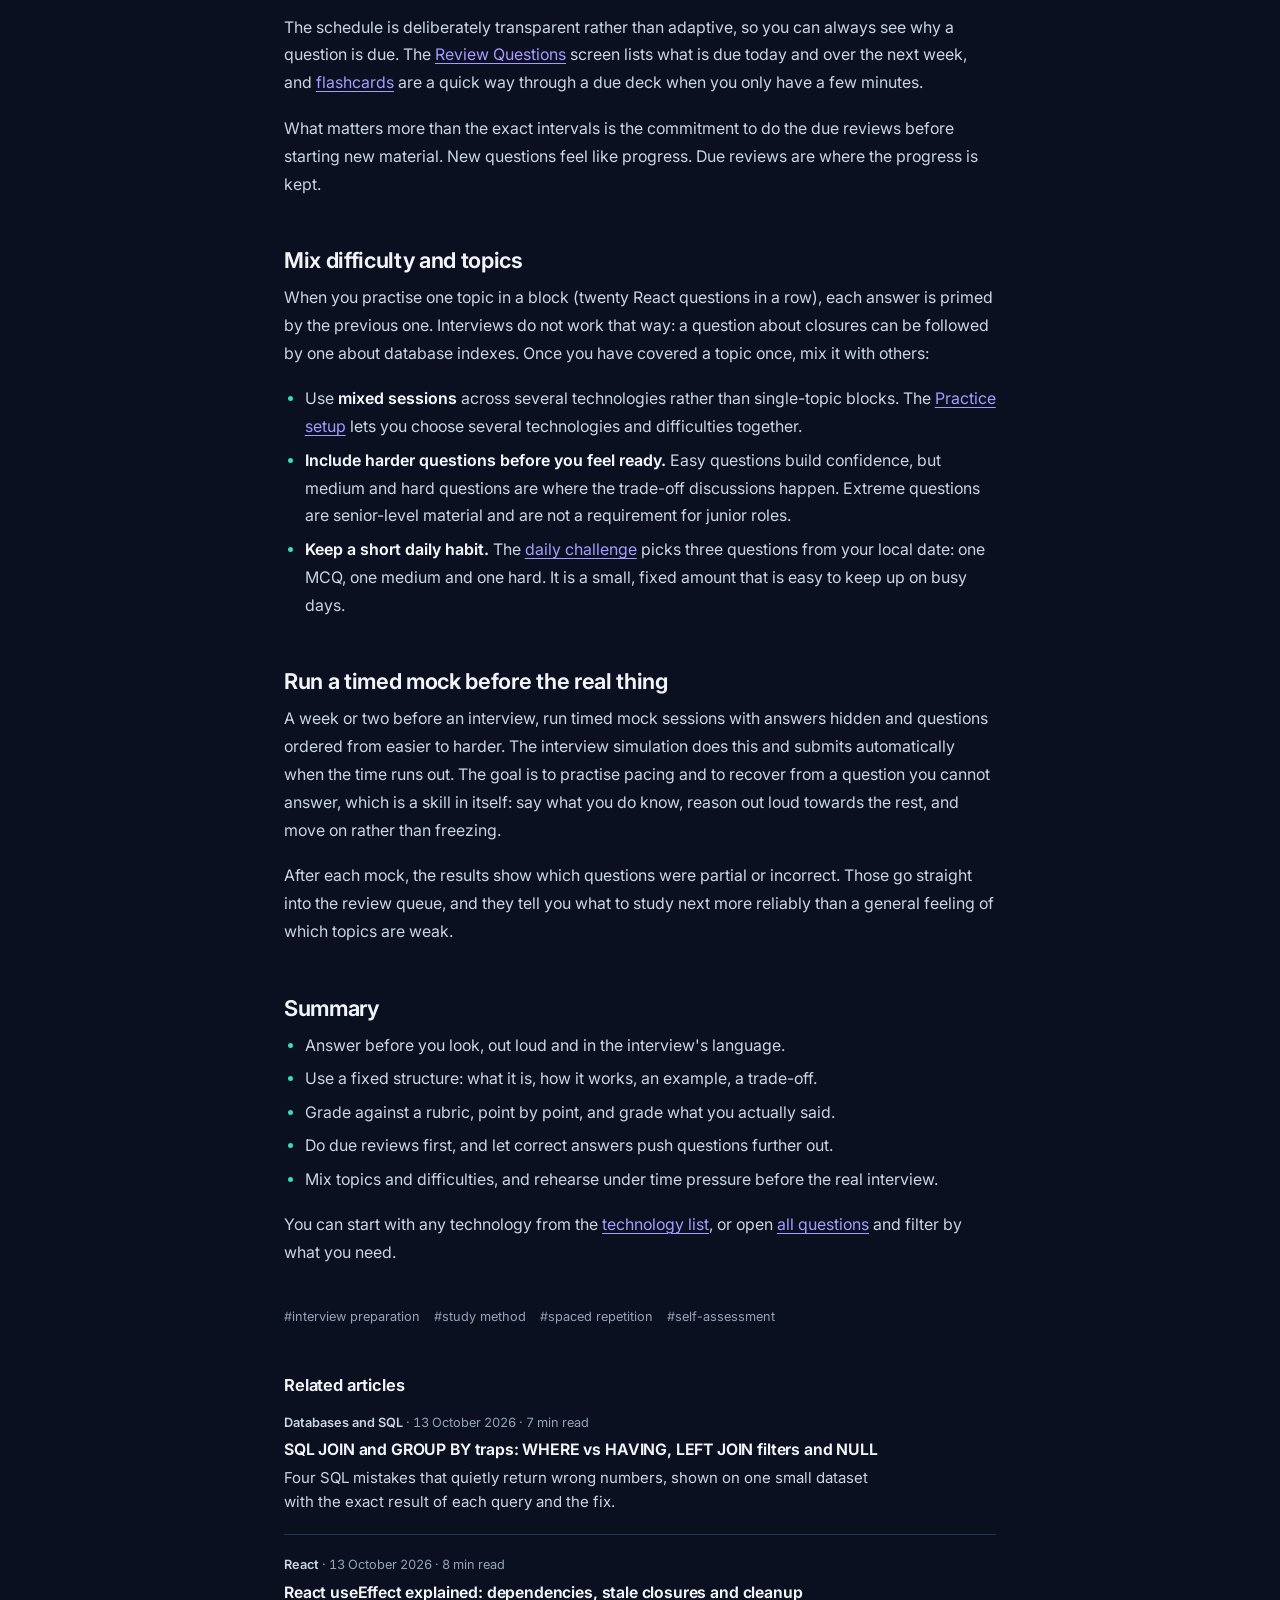
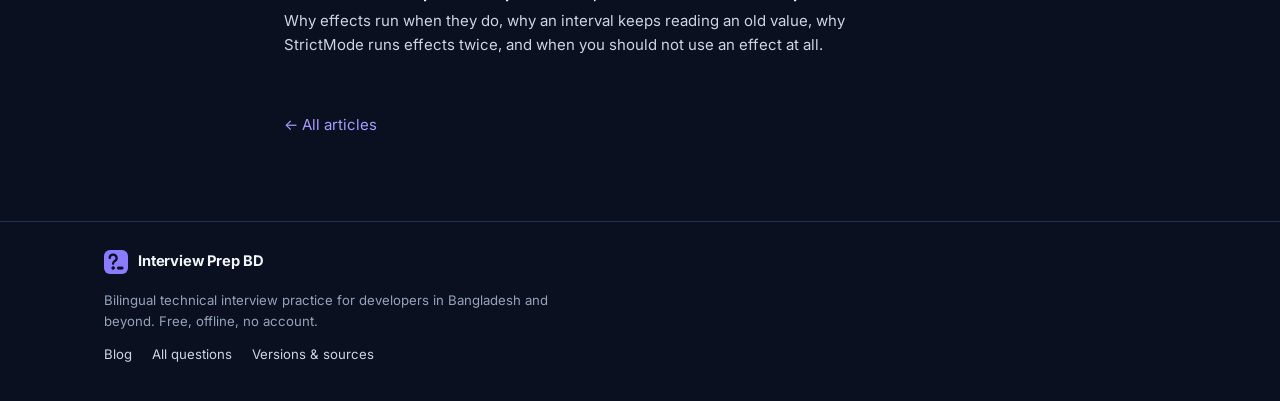
<file: blog/practise-technical-interview-answers/index.html>
<!doctype html>
<html lang="en" data-theme="dark">
<head>
<meta charset="utf-8">
<meta name="viewport" content="width=device-width, initial-scale=1, viewport-fit=cover">
<title>How to practise technical interview questions | Interview Prep BD</title>
<meta name="description" content="A practice routine for technical interviews that builds recall rather than recognition, with a rubric for grading your own answers and a simple spaced-review schedule.">
<meta name="robots" content="noindex, follow">
<meta name="color-scheme" content="dark light">
<meta name="theme-color" content="#0B1020">
<link rel="icon" href="../../assets/brand/favicon.svg" type="image/svg+xml">
<link rel="apple-touch-icon" href="../../assets/brand/apple-touch-icon.png">
<link rel="preconnect" href="https://fonts.googleapis.com">
<link rel="preconnect" href="https://fonts.gstatic.com" crossorigin>
<link rel="stylesheet" href="https://fonts.googleapis.com/css2?family=Inter:wght@400;600;700&family=JetBrains+Mono:wght@400&display=swap">
<link rel="stylesheet" href="../../styles.css">
<link rel="stylesheet" href="../../blog/blog.css">
<script>try{var t=JSON.parse(localStorage.getItem('ipbd:state')).preferences.theme;if(t==='light'||t==='dark')document.documentElement.setAttribute('data-theme',t)}catch(e){}</script>
<script src="../../blog/blog.js" defer></script>
</head>
<body class="blog">
<a class="skip-link" href="#main">Skip to main content</a>
<header class="site-head"><div class="site-head__in"><a class="site-brand" href="../../"><svg viewBox="0 0 32 32" width="28" height="28" aria-hidden="true" focusable="false"><rect width="32" height="32" rx="8" class="mark-tile"/><g transform="translate(0 -.6)" class="mark-ink"><path d="M7.6 11.4a4.6 4.6 0 1 1 6.8 4c-1.4.8-2.2 1.6-2.2 3v.6" fill="none" stroke-width="3" stroke-linecap="round" stroke-linejoin="round"/><circle cx="12.2" cy="24.6" r="1.85"/><rect x="18" y="23.2" width="7.4" height="2.9" rx=".7"/></g></svg><span>Interview Prep BD</span></a><nav aria-label="Site"><ul class="site-nav"><li><a href="../../blog/">Blog</a></li><li><a href="../../#/technologies">Technologies</a></li><li><a class="site-nav__cta" href="../../#/practice">Start practising</a></li></ul></nav></div></header>
<main id="main" tabindex="-1">
<div class="article-wrap"><nav class="crumbs" aria-label="Breadcrumb"><ol><li><a href="../../">Home</a></li><li><a href="../../blog/">Blog</a></li><li><span aria-current="page">How to practise technical interview questions: answer aloud, grade honestly, review on a schedule</span></li></ol></nav><article class="post" lang="en"><header class="post-head"><p class="post-meta"><span class="post-cat">Technical Interview Preparation</span></p><h1>How to practise technical interview questions: answer aloud, grade honestly, review on a schedule</h1><p class="post-lead">A practice routine for technical interviews that builds recall rather than recognition, with a rubric for grading your own answers and a simple spaced-review schedule.</p><p class="post-meta">By Interview Prep BD · <time datetime="2026-10-13">13 October 2026</time> · 7 min read</p></header><nav class="toc" aria-labelledby="toc-h"><h2 id="toc-h" class="toc__title">On this page</h2><ol><li><a href="#answer-before-you-look">Answer before you look</a></li><li><a href="#a-structure-for-spoken-answers">A structure for spoken answers</a></li><li><a href="#grade-yourself-with-a-rubric">Grade yourself with a rubric</a></li><li><a href="#review-weak-questions-on-a-schedule">Review weak questions on a schedule</a></li><li><a href="#mix-difficulty-and-topics">Mix difficulty and topics</a></li><li><a href="#run-a-timed-mock-before-the-real-thing">Run a timed mock before the real thing</a></li><li><a href="#summary">Summary</a></li></ol></nav><div class="prose post-body"><p>Reading interview questions and their answers feels productive, but it mostly trains recognition: you see an answer and agree with it. In an interview there is nothing to recognise. You have to produce an explanation from memory, in order, out loud, while someone listens. This article describes a routine that practises that skill directly. It has three parts: answer before you look, grade yourself against a clear rubric, and come back to weak questions on a schedule.</p>
<p>It is written for developers preparing for technical interviews, whether for a local company or a remote role. The method is general. Where it mentions Interview Prep BD, that is simply where the routine is built in.</p>
<h2 id="answer-before-you-look">Answer before you look</h2>
<p>The single most useful change is to <strong>commit to an answer before you see the reference</strong>. Read the question, then answer it as you would in the interview: say it out loud, or write the key points if you are somewhere you cannot talk. Only then reveal the reference answer.</p>
<p>Retrieving an answer is harder than rereading one, and that difficulty is the point. It shows you exactly which parts you can produce on demand and which parts you only recognise. Rereading hides that difference.</p>
<p>Two practical rules make this work:</p>
<ul><li><strong>Give yourself a time box.</strong> A few minutes for a conceptual question is realistic. If you have nothing after that, stop, reveal the answer and grade it as incorrect. Staring at a blank page for twenty minutes trains nothing.</li><li><strong>Say it in the language of the interview.</strong> If your interview will be in English, practise the spoken answer in English, even if you first think it through in Bangla. Explaining a concept fluently is a separate skill from understanding it, and it improves with repetition.</li></ul>
<p>In the app, each question has an Interview mode that hides the answer until you reveal it, and the timed <a href="../../#/interview">interview simulation</a> also shows how long you spent thinking. Learning mode shows the answer immediately, which is useful the first time you meet a topic but should not be your default once you are preparing.</p>
<h2 id="a-structure-for-spoken-answers">A structure for spoken answers</h2>
<p>Interviewers listen for whether you understand how something works, not whether you can recite a definition. A reliable shape for conceptual answers is:</p>
<ol><li><strong>What it is</strong>, in one sentence.</li><li><strong>How it works</strong>: the mechanism, in two or three steps.</li><li><strong>An example</strong>: a short piece of code, a query or a concrete scenario.</li><li><strong>A trade-off or pitfall</strong>: when it is the wrong choice, or the mistake people make with it.</li></ol>
<p>For example, asked &quot;what is event delegation?&quot;, a complete answer defines it (one listener on a parent handles events from many children), explains the mechanism (events bubble up, so the parent sees them and checks <code>event.target</code>), gives an example (a list where items are added dynamically), and names a pitfall (some events, such as <code>focus</code>, do not bubble, and <code>event.target</code> may be a nested element, so you check with <code>closest()</code>). That shape fits most conceptual questions, and step 4 is usually what separates a good answer from an adequate one.</p>
<p>For output-prediction and query questions, the structure is different: write down your prediction first, then explain each step. The articles on <a href="../../blog/javascript-event-loop-output-questions/">predicting JavaScript output</a> and <a href="../../blog/sql-joins-where-having-null/">SQL join and aggregate traps</a> show what that step-by-step reasoning looks like.</p>
<h2 id="grade-yourself-with-a-rubric">Grade yourself with a rubric</h2>
<p>Self-assessment only helps if it is honest and consistent. Decide in advance what each grade means:</p>
<div class="table-wrap" tabindex="0" role="region" aria-label="Table"><table class="table"><thead><tr><th scope="col" class="">Grade</th><th scope="col" class="">Meaning</th></tr></thead><tbody><tr><td class="">Correct</td><td class="">You covered the core idea and the mechanism, and nothing you said was wrong. Missing a minor detail is fine.</td></tr><tr><td class="">Partial</td><td class="">The direction was right, but you missed a key part (often the mechanism or the main pitfall), or you said something inaccurate that you would need to correct.</td></tr><tr><td class="">Incorrect</td><td class="">You could not answer, or the core of your answer was wrong.</td></tr><tr><td class="">Skipped</td><td class="">You chose not to attempt it. This is not a failure, but it is not practice either.</td></tr></tbody></table></div>
<p>Two habits keep the grading honest. First, compare against the reference <strong>point by point</strong>, not by overall impression: list the two or three ideas the reference treats as essential and check whether you said each one. Second, grade what you said, not what you meant. &quot;I knew that&quot; is the recognition trap again.</p>
<p>Multiple-choice questions remove the judgement, which is why the app grades MCQs automatically and locks the result once it is scored. Everything else is self-assessed, because free-form answers cannot be graded reliably by a program.</p>
<h2 id="review-weak-questions-on-a-schedule">Review weak questions on a schedule</h2>
<p>Getting a question right once, immediately after reading the answer, does not mean you will get it right in a week. Spaced review fixes this by bringing each weak question back after a gap, and widening the gap each time you answer correctly.</p>
<p>A simple schedule is enough. This is the one Interview Prep BD uses:</p>
<ul><li>An <strong>incorrect</strong> answer comes back the next day.</li><li>A <strong>partial</strong> answer comes back in three days.</li><li>Each <strong>correct</strong> answer on a question that is due moves it to the next interval in the sequence 1, 3, 7, 14 and 30 days. After the 30-day review it leaves the queue.</li></ul>
<p>The schedule is deliberately transparent rather than adaptive, so you can always see why a question is due. The <a href="../../#/review">Review Questions</a> screen lists what is due today and over the next week, and <a href="../../#/flashcards">flashcards</a> are a quick way through a due deck when you only have a few minutes.</p>
<p>What matters more than the exact intervals is the commitment to do the due reviews before starting new material. New questions feel like progress. Due reviews are where the progress is kept.</p>
<h2 id="mix-difficulty-and-topics">Mix difficulty and topics</h2>
<p>When you practise one topic in a block (twenty React questions in a row), each answer is primed by the previous one. Interviews do not work that way: a question about closures can be followed by one about database indexes. Once you have covered a topic once, mix it with others:</p>
<ul><li>Use <strong>mixed sessions</strong> across several technologies rather than single-topic blocks. The <a href="../../#/practice">Practice setup</a> lets you choose several technologies and difficulties together.</li><li><strong>Include harder questions before you feel ready.</strong> Easy questions build confidence, but medium and hard questions are where the trade-off discussions happen. Extreme questions are senior-level material and are not a requirement for junior roles.</li><li><strong>Keep a short daily habit.</strong> The <a href="../../#/daily">daily challenge</a> picks three questions from your local date: one MCQ, one medium and one hard. It is a small, fixed amount that is easy to keep up on busy days.</li></ul>
<h2 id="run-a-timed-mock-before-the-real-thing">Run a timed mock before the real thing</h2>
<p>A week or two before an interview, run timed mock sessions with answers hidden and questions ordered from easier to harder. The interview simulation does this and submits automatically when the time runs out. The goal is to practise pacing and to recover from a question you cannot answer, which is a skill in itself: say what you do know, reason out loud towards the rest, and move on rather than freezing.</p>
<p>After each mock, the results show which questions were partial or incorrect. Those go straight into the review queue, and they tell you what to study next more reliably than a general feeling of which topics are weak.</p>
<h2 id="summary">Summary</h2>
<ul><li>Answer before you look, out loud and in the interview&#x27;s language.</li><li>Use a fixed structure: what it is, how it works, an example, a trade-off.</li><li>Grade against a rubric, point by point, and grade what you actually said.</li><li>Do due reviews first, and let correct answers push questions further out.</li><li>Mix topics and difficulties, and rehearse under time pressure before the real interview.</li></ul>
<p>You can start with any technology from the <a href="../../#/technologies">technology list</a>, or open <a href="../../#/questions">all questions</a> and filter by what you need.</p></div><footer class="post-foot"><h2 class="sr-only">Tags</h2><ul class="post-tags"><li>interview preparation</li><li>study method</li><li>spaced repetition</li><li>self-assessment</li></ul></footer></article><section class="related" aria-labelledby="related-h"><h2 id="related-h">Related articles</h2><ul class="post-list"><li class="post-item"><p class="post-meta"><span class="post-cat">Databases and SQL</span> · <time datetime="2026-10-13">13 October 2026</time> · 7 min read</p><h3 class="post-item__title"><a href="../../blog/sql-joins-where-having-null/">SQL JOIN and GROUP BY traps: WHERE vs HAVING, LEFT JOIN filters and NULL</a></h3><p class="post-item__desc">Four SQL mistakes that quietly return wrong numbers, shown on one small dataset with the exact result of each query and the fix.</p></li><li class="post-item"><p class="post-meta"><span class="post-cat">React</span> · <time datetime="2026-10-13">13 October 2026</time> · 8 min read</p><h3 class="post-item__title"><a href="../../blog/react-useeffect-dependencies-stale-closures/">React useEffect explained: dependencies, stale closures and cleanup</a></h3><p class="post-item__desc">Why effects run when they do, why an interval keeps reading an old value, why StrictMode runs effects twice, and when you should not use an effect at all.</p></li></ul></section><p class="back"><a href="../../blog/">← All articles</a></p></div>
</main>
<footer class="site-foot"><div class="site-foot__in"><a class="site-brand" href="../../"><svg viewBox="0 0 32 32" width="24" height="24" aria-hidden="true" focusable="false"><rect width="32" height="32" rx="8" class="mark-tile"/><g transform="translate(0 -.6)" class="mark-ink"><path d="M7.6 11.4a4.6 4.6 0 1 1 6.8 4c-1.4.8-2.2 1.6-2.2 3v.6" fill="none" stroke-width="3" stroke-linecap="round" stroke-linejoin="round"/><circle cx="12.2" cy="24.6" r="1.85"/><rect x="18" y="23.2" width="7.4" height="2.9" rx=".7"/></g></svg><span>Interview Prep BD</span></a><p>Bilingual technical interview practice for developers in Bangladesh and beyond. Free, offline, no account.</p><ul class="site-foot__links"><li><a href="../../blog/">Blog</a></li><li><a href="../../#/questions">All questions</a></li><li><a href="../../#/sources">Versions &amp; sources</a></li></ul></div></footer>
</body>
</html>
</file>
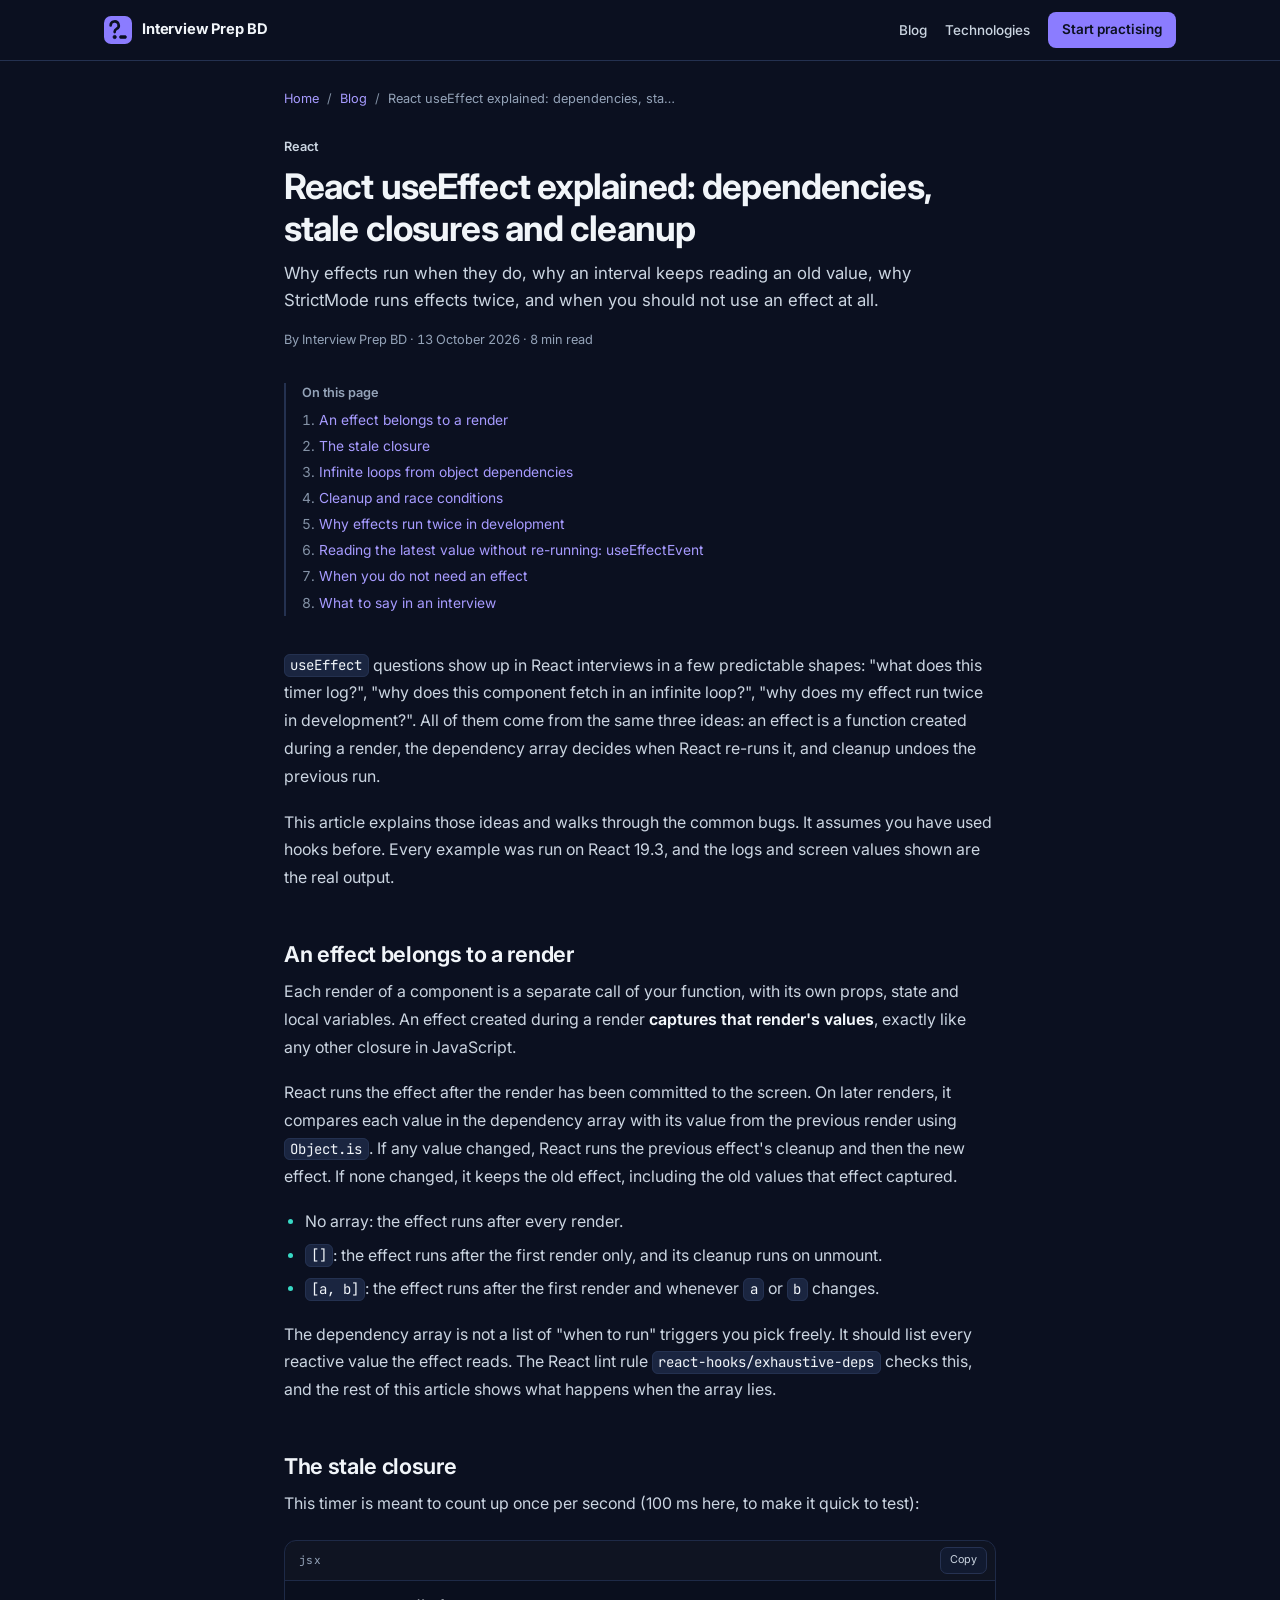
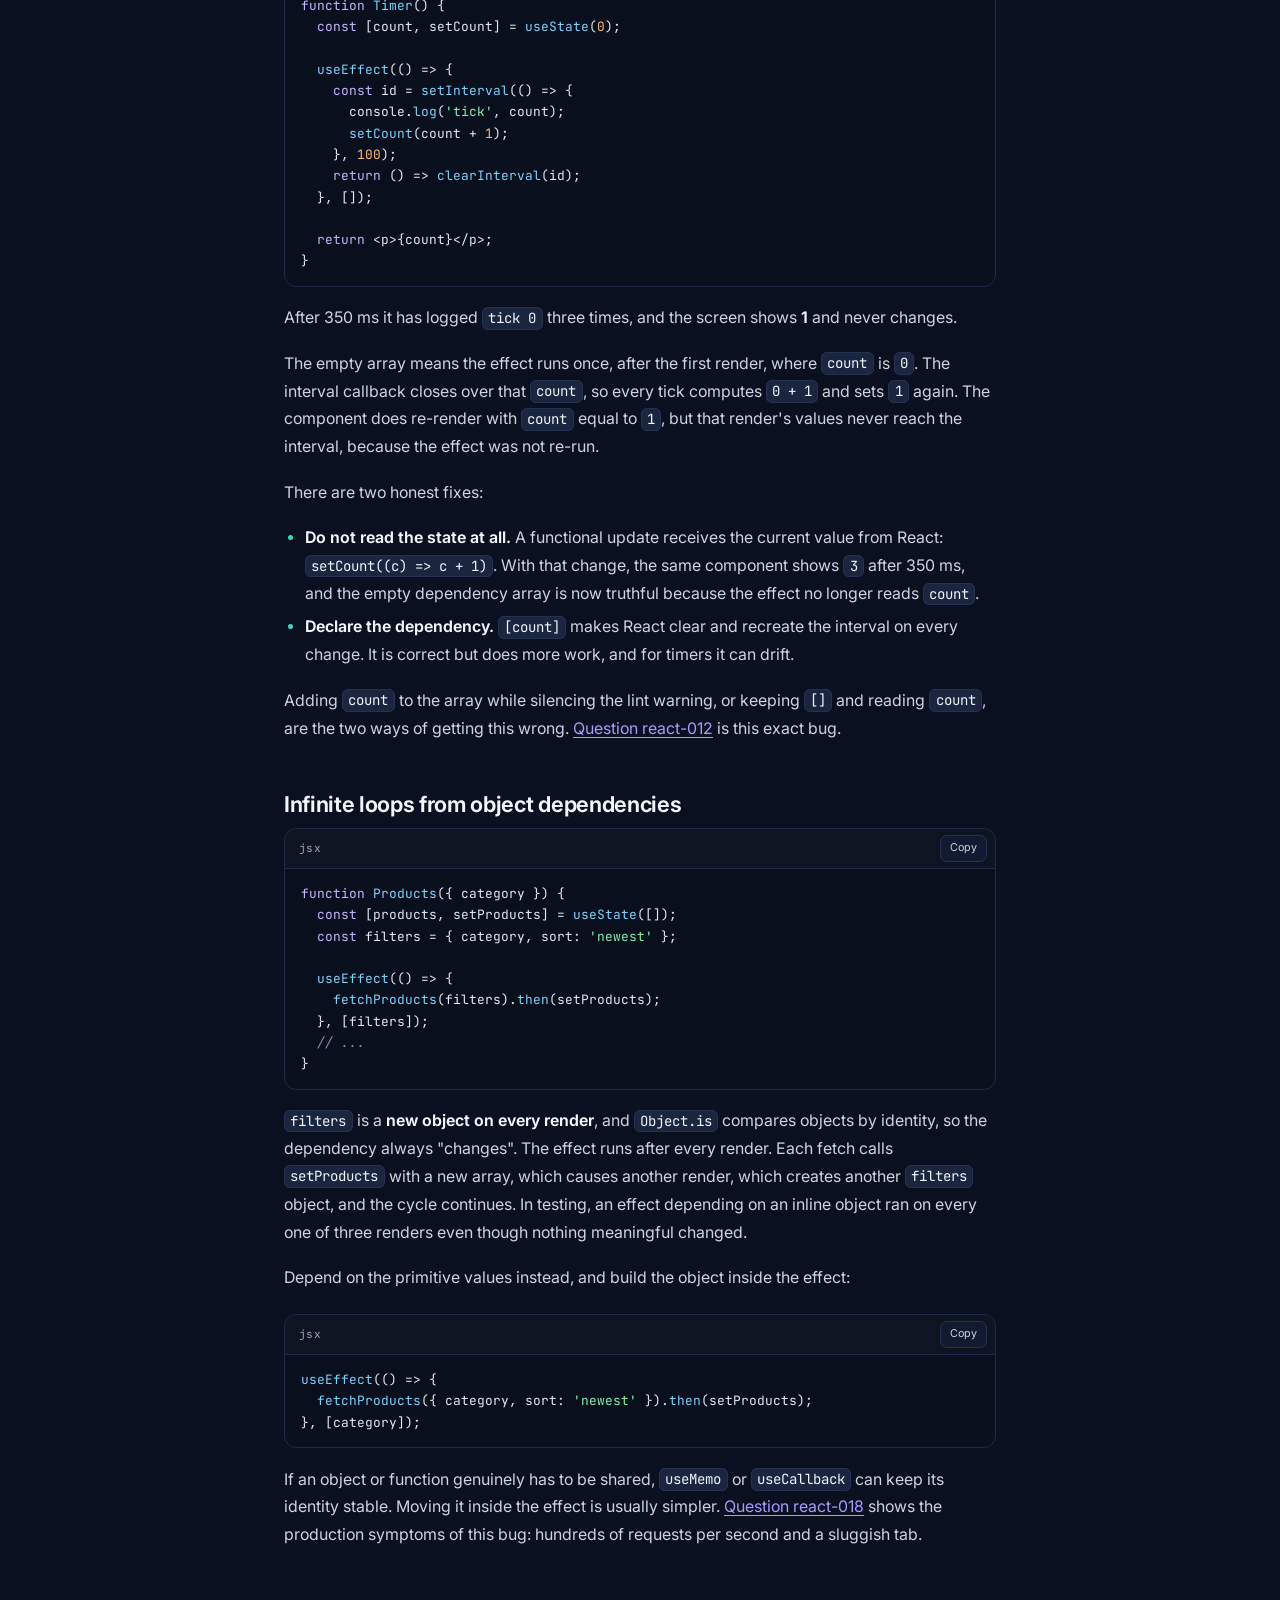
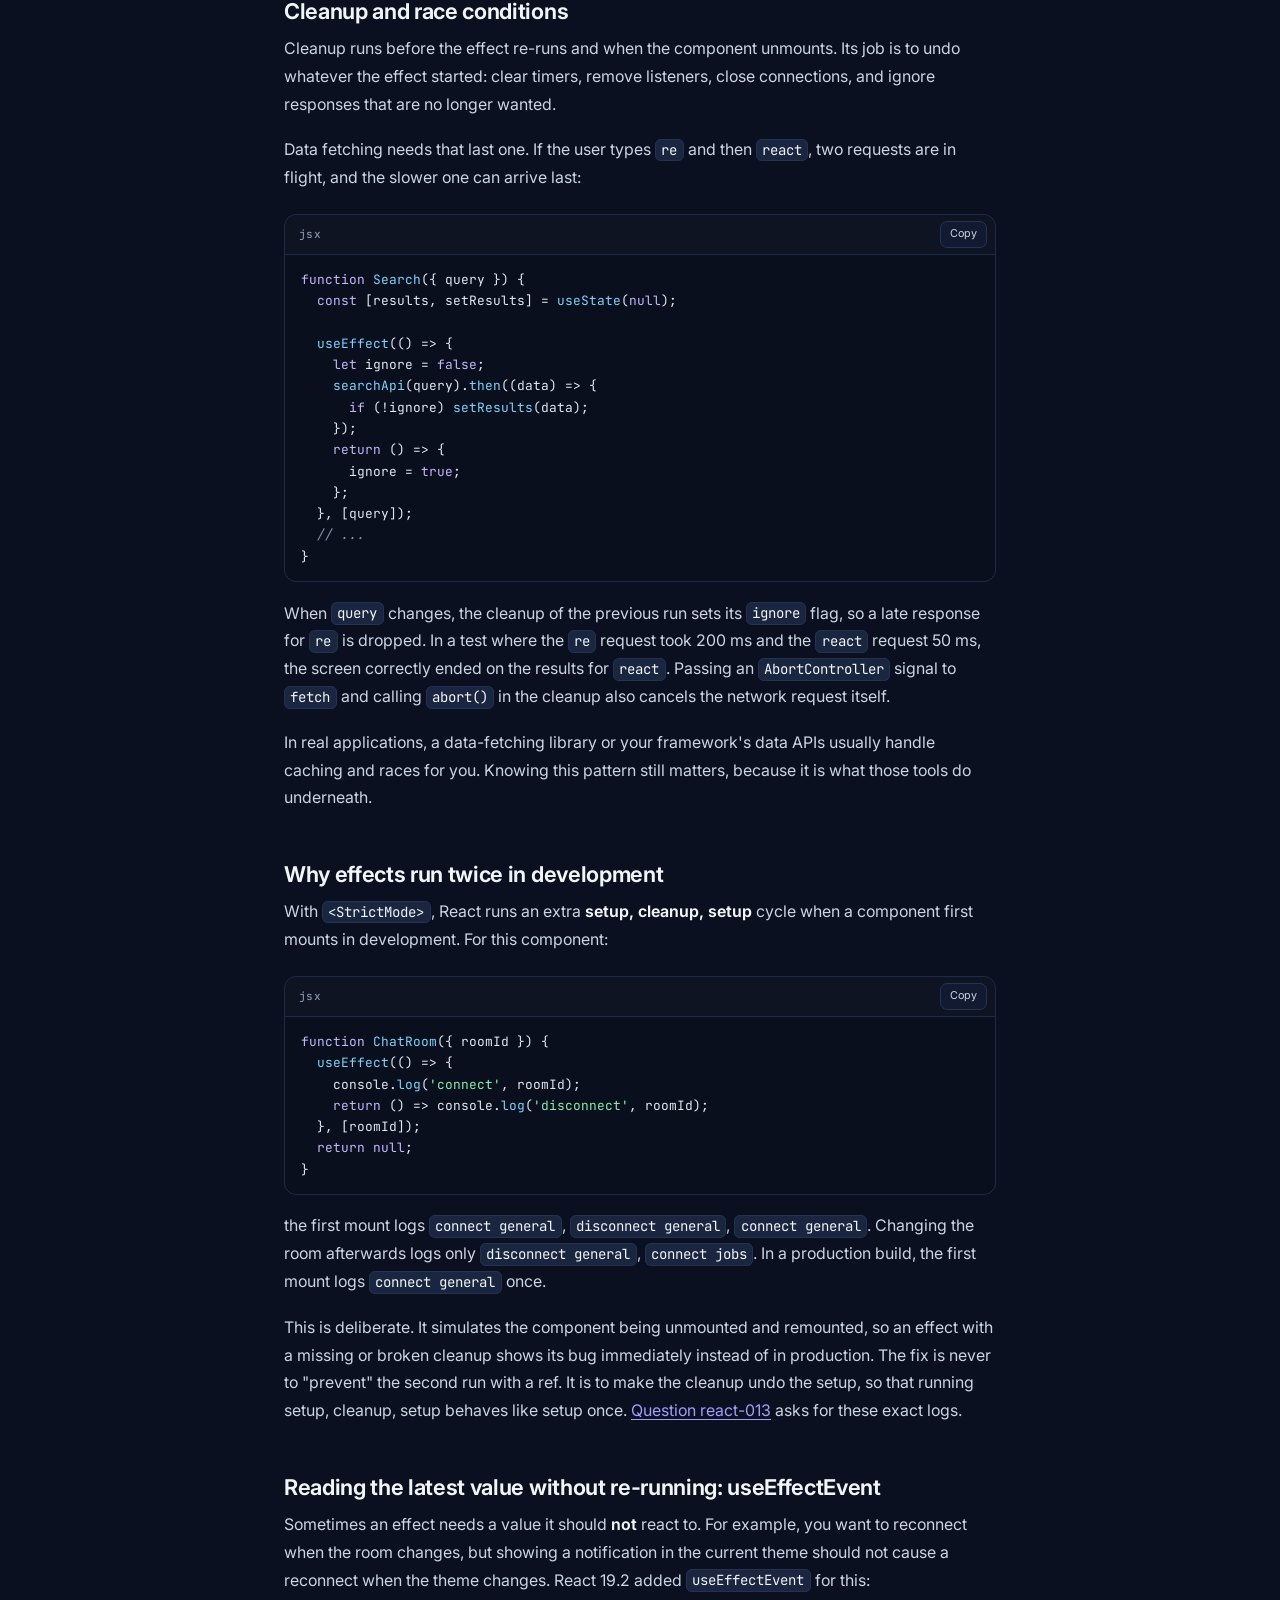
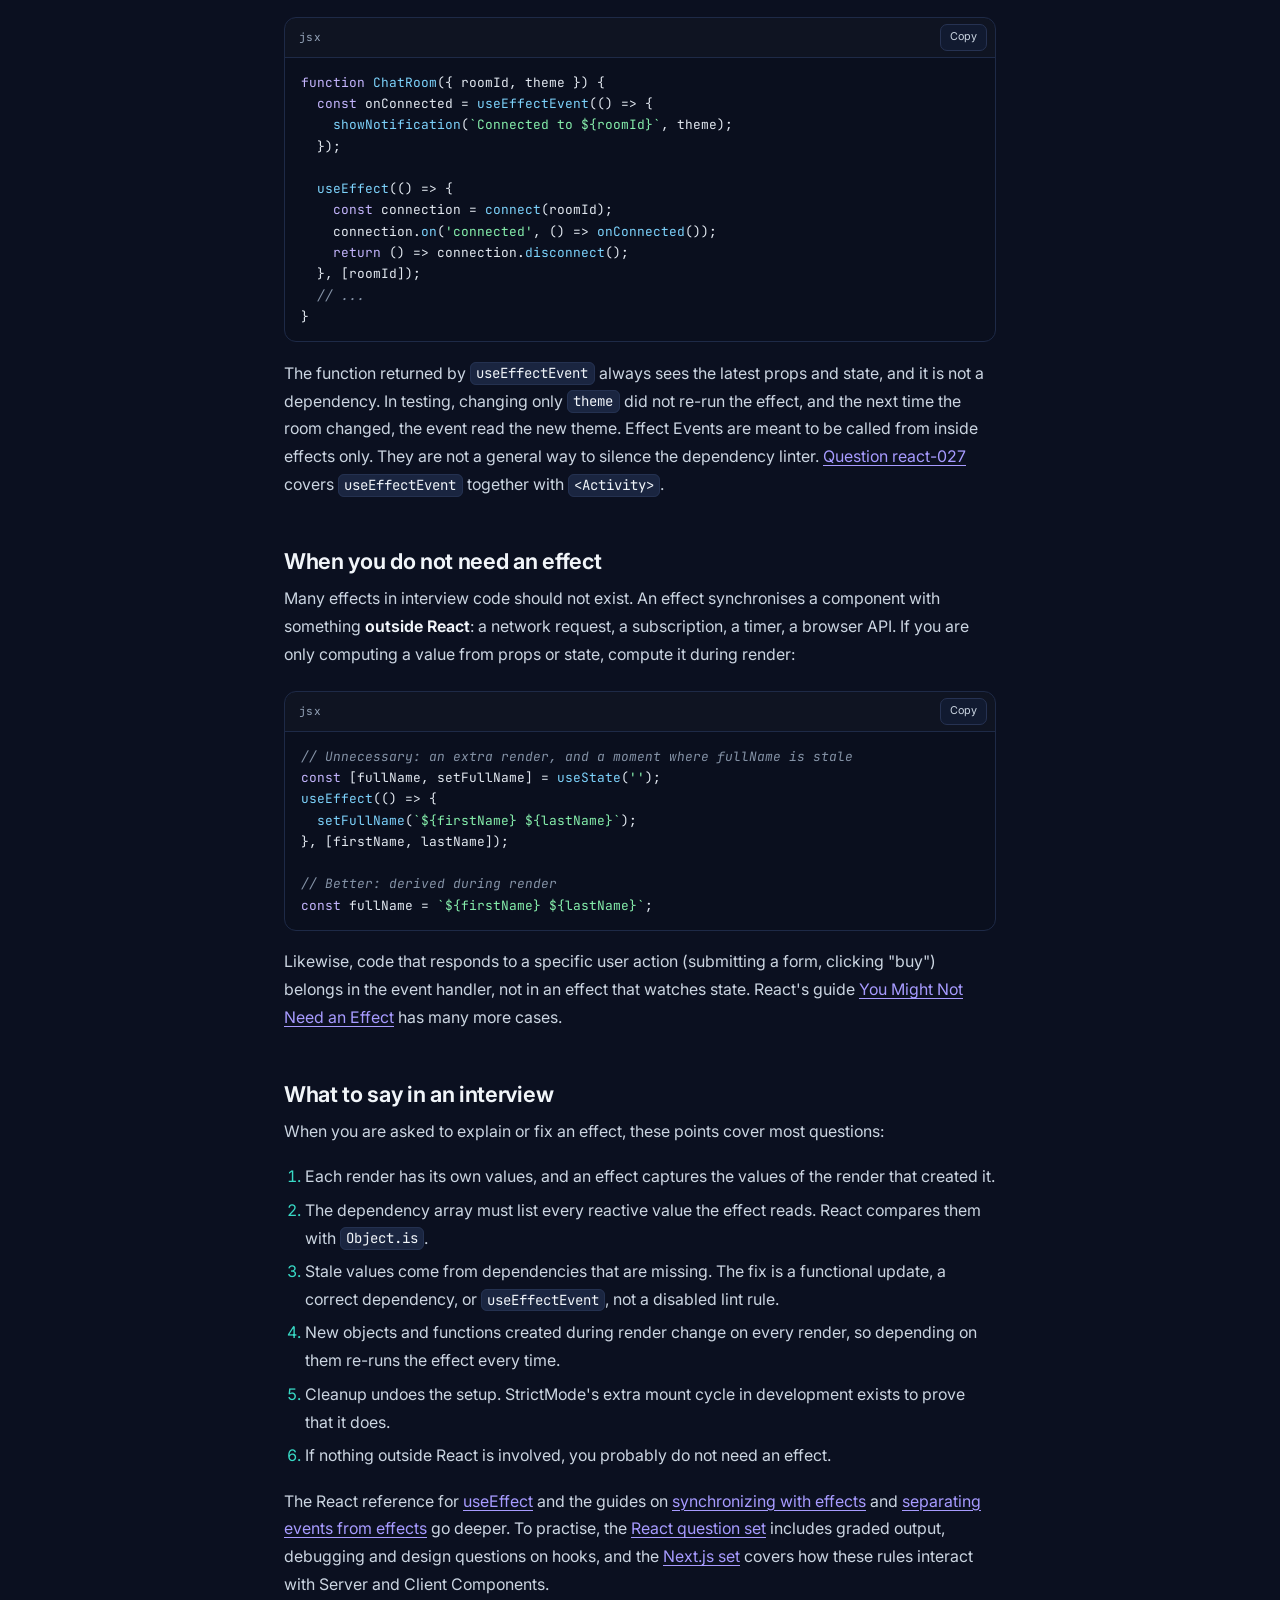
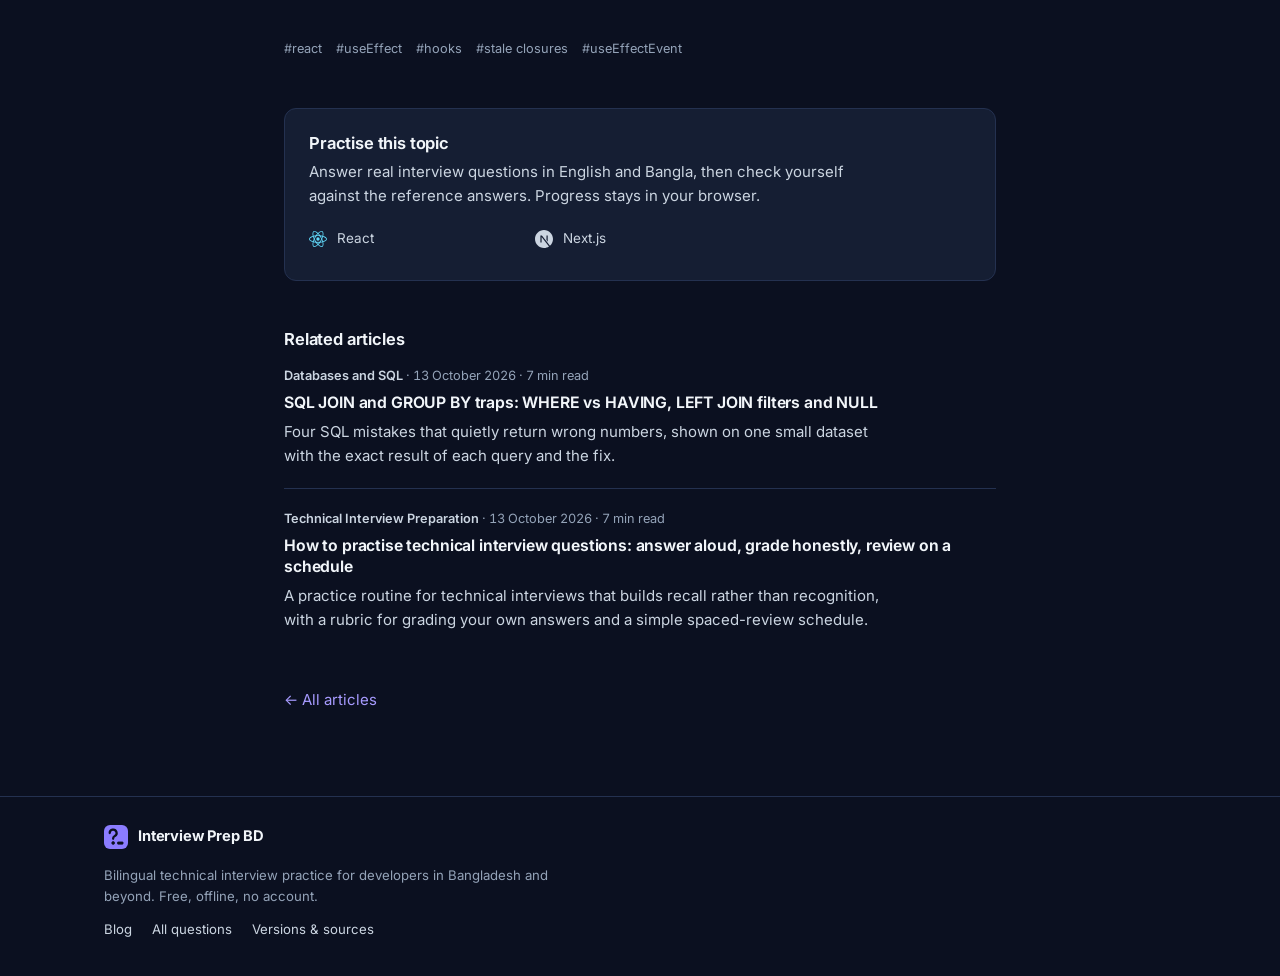
<file: blog/react-useeffect-dependencies-stale-closures/index.html>
<!doctype html>
<html lang="en" data-theme="dark">
<head>
<meta charset="utf-8">
<meta name="viewport" content="width=device-width, initial-scale=1, viewport-fit=cover">
<title>React useEffect explained: dependencies, stale closures and cleanup</title>
<meta name="description" content="Why effects run when they do, why an interval keeps reading an old value, why StrictMode runs effects twice, and when you should not use an effect at all.">
<meta name="robots" content="noindex, follow">
<meta name="color-scheme" content="dark light">
<meta name="theme-color" content="#0B1020">
<link rel="icon" href="../../assets/brand/favicon.svg" type="image/svg+xml">
<link rel="apple-touch-icon" href="../../assets/brand/apple-touch-icon.png">
<link rel="preconnect" href="https://fonts.googleapis.com">
<link rel="preconnect" href="https://fonts.gstatic.com" crossorigin>
<link rel="stylesheet" href="https://fonts.googleapis.com/css2?family=Inter:wght@400;600;700&family=JetBrains+Mono:wght@400&display=swap">
<link rel="stylesheet" href="../../styles.css">
<link rel="stylesheet" href="../../blog/blog.css">
<script>try{var t=JSON.parse(localStorage.getItem('ipbd:state')).preferences.theme;if(t==='light'||t==='dark')document.documentElement.setAttribute('data-theme',t)}catch(e){}</script>
<script src="../../blog/blog.js" defer></script>
</head>
<body class="blog">
<a class="skip-link" href="#main">Skip to main content</a>
<header class="site-head"><div class="site-head__in"><a class="site-brand" href="../../"><svg viewBox="0 0 32 32" width="28" height="28" aria-hidden="true" focusable="false"><rect width="32" height="32" rx="8" class="mark-tile"/><g transform="translate(0 -.6)" class="mark-ink"><path d="M7.6 11.4a4.6 4.6 0 1 1 6.8 4c-1.4.8-2.2 1.6-2.2 3v.6" fill="none" stroke-width="3" stroke-linecap="round" stroke-linejoin="round"/><circle cx="12.2" cy="24.6" r="1.85"/><rect x="18" y="23.2" width="7.4" height="2.9" rx=".7"/></g></svg><span>Interview Prep BD</span></a><nav aria-label="Site"><ul class="site-nav"><li><a href="../../blog/">Blog</a></li><li><a href="../../#/technologies">Technologies</a></li><li><a class="site-nav__cta" href="../../#/practice">Start practising</a></li></ul></nav></div></header>
<main id="main" tabindex="-1">
<div class="article-wrap"><nav class="crumbs" aria-label="Breadcrumb"><ol><li><a href="../../">Home</a></li><li><a href="../../blog/">Blog</a></li><li><span aria-current="page">React useEffect explained: dependencies, stale closures and cleanup</span></li></ol></nav><article class="post" lang="en"><header class="post-head"><p class="post-meta"><span class="post-cat">React</span></p><h1>React useEffect explained: dependencies, stale closures and cleanup</h1><p class="post-lead">Why effects run when they do, why an interval keeps reading an old value, why StrictMode runs effects twice, and when you should not use an effect at all.</p><p class="post-meta">By Interview Prep BD · <time datetime="2026-10-13">13 October 2026</time> · 8 min read</p></header><nav class="toc" aria-labelledby="toc-h"><h2 id="toc-h" class="toc__title">On this page</h2><ol><li><a href="#an-effect-belongs-to-a-render">An effect belongs to a render</a></li><li><a href="#the-stale-closure">The stale closure</a></li><li><a href="#infinite-loops-from-object-dependencies">Infinite loops from object dependencies</a></li><li><a href="#cleanup-and-race-conditions">Cleanup and race conditions</a></li><li><a href="#why-effects-run-twice-in-development">Why effects run twice in development</a></li><li><a href="#reading-the-latest-value-without-re-running-useeffectevent">Reading the latest value without re-running: useEffectEvent</a></li><li><a href="#when-you-do-not-need-an-effect">When you do not need an effect</a></li><li><a href="#what-to-say-in-an-interview">What to say in an interview</a></li></ol></nav><div class="prose post-body"><p><code>useEffect</code> questions show up in React interviews in a few predictable shapes: &quot;what does this timer log?&quot;, &quot;why does this component fetch in an infinite loop?&quot;, &quot;why does my effect run twice in development?&quot;. All of them come from the same three ideas: an effect is a function created during a render, the dependency array decides when React re-runs it, and cleanup undoes the previous run.</p>
<p>This article explains those ideas and walks through the common bugs. It assumes you have used hooks before. Every example was run on React 19.3, and the logs and screen values shown are the real output.</p>
<h2 id="an-effect-belongs-to-a-render">An effect belongs to a render</h2>
<p>Each render of a component is a separate call of your function, with its own props, state and local variables. An effect created during a render <strong>captures that render&#x27;s values</strong>, exactly like any other closure in JavaScript.</p>
<p>React runs the effect after the render has been committed to the screen. On later renders, it compares each value in the dependency array with its value from the previous render using <code>Object.is</code>. If any value changed, React runs the previous effect&#x27;s cleanup and then the new effect. If none changed, it keeps the old effect, including the old values that effect captured.</p>
<ul><li>No array: the effect runs after every render.</li><li><code>[]</code>: the effect runs after the first render only, and its cleanup runs on unmount.</li><li><code>[a, b]</code>: the effect runs after the first render and whenever <code>a</code> or <code>b</code> changes.</li></ul>
<p>The dependency array is not a list of &quot;when to run&quot; triggers you pick freely. It should list every reactive value the effect reads. The React lint rule <code>react-hooks/exhaustive-deps</code> checks this, and the rest of this article shows what happens when the array lies.</p>
<h2 id="the-stale-closure">The stale closure</h2>
<p>This timer is meant to count up once per second (100 ms here, to make it quick to test):</p>
<figure class="code"><figcaption class="code__bar"><span class="code__lang">jsx</span></figcaption><pre tabindex="0"><code><span class="tok-kw">function</span> <span class="tok-fn">Timer</span>() {
  <span class="tok-kw">const</span> [count, setCount] = <span class="tok-fn">useState</span>(<span class="tok-num">0</span>);

  <span class="tok-fn">useEffect</span>(() =&gt; {
    <span class="tok-kw">const</span> id = <span class="tok-fn">setInterval</span>(() =&gt; {
      console.<span class="tok-fn">log</span>(<span class="tok-str">&#x27;tick&#x27;</span>, count);
      <span class="tok-fn">setCount</span>(count + <span class="tok-num">1</span>);
    }, <span class="tok-num">100</span>);
    <span class="tok-kw">return</span> () =&gt; <span class="tok-fn">clearInterval</span>(id);
  }, []);

  <span class="tok-kw">return</span> &lt;p&gt;{count}&lt;/p&gt;;
}</code></pre></figure>
<p>After 350 ms it has logged <code>tick 0</code> three times, and the screen shows <strong>1</strong> and never changes.</p>
<p>The empty array means the effect runs once, after the first render, where <code>count</code> is <code>0</code>. The interval callback closes over that <code>count</code>, so every tick computes <code>0 + 1</code> and sets <code>1</code> again. The component does re-render with <code>count</code> equal to <code>1</code>, but that render&#x27;s values never reach the interval, because the effect was not re-run.</p>
<p>There are two honest fixes:</p>
<ul><li><strong>Do not read the state at all.</strong> A functional update receives the current value from React: <code>setCount((c) =&gt; c + 1)</code>. With that change, the same component shows <code>3</code> after 350 ms, and the empty dependency array is now truthful because the effect no longer reads <code>count</code>.</li><li><strong>Declare the dependency.</strong> <code>[count]</code> makes React clear and recreate the interval on every change. It is correct but does more work, and for timers it can drift.</li></ul>
<p>Adding <code>count</code> to the array while silencing the lint warning, or keeping <code>[]</code> and reading <code>count</code>, are the two ways of getting this wrong. <a href="../../#/q/react-012">Question react-012</a> is this exact bug.</p>
<h2 id="infinite-loops-from-object-dependencies">Infinite loops from object dependencies</h2>
<figure class="code"><figcaption class="code__bar"><span class="code__lang">jsx</span></figcaption><pre tabindex="0"><code><span class="tok-kw">function</span> <span class="tok-fn">Products</span>({ category }) {
  <span class="tok-kw">const</span> [products, setProducts] = <span class="tok-fn">useState</span>([]);
  <span class="tok-kw">const</span> filters = { category, sort: <span class="tok-str">&#x27;newest&#x27;</span> };

  <span class="tok-fn">useEffect</span>(() =&gt; {
    <span class="tok-fn">fetchProducts</span>(filters).<span class="tok-fn">then</span>(setProducts);
  }, [filters]);
  <span class="tok-com">// ...</span>
}</code></pre></figure>
<p><code>filters</code> is a <strong>new object on every render</strong>, and <code>Object.is</code> compares objects by identity, so the dependency always &quot;changes&quot;. The effect runs after every render. Each fetch calls <code>setProducts</code> with a new array, which causes another render, which creates another <code>filters</code> object, and the cycle continues. In testing, an effect depending on an inline object ran on every one of three renders even though nothing meaningful changed.</p>
<p>Depend on the primitive values instead, and build the object inside the effect:</p>
<figure class="code"><figcaption class="code__bar"><span class="code__lang">jsx</span></figcaption><pre tabindex="0"><code><span class="tok-fn">useEffect</span>(() =&gt; {
  <span class="tok-fn">fetchProducts</span>({ category, sort: <span class="tok-str">&#x27;newest&#x27;</span> }).<span class="tok-fn">then</span>(setProducts);
}, [category]);</code></pre></figure>
<p>If an object or function genuinely has to be shared, <code>useMemo</code> or <code>useCallback</code> can keep its identity stable. Moving it inside the effect is usually simpler. <a href="../../#/q/react-018">Question react-018</a> shows the production symptoms of this bug: hundreds of requests per second and a sluggish tab.</p>
<h2 id="cleanup-and-race-conditions">Cleanup and race conditions</h2>
<p>Cleanup runs before the effect re-runs and when the component unmounts. Its job is to undo whatever the effect started: clear timers, remove listeners, close connections, and ignore responses that are no longer wanted.</p>
<p>Data fetching needs that last one. If the user types <code>re</code> and then <code>react</code>, two requests are in flight, and the slower one can arrive last:</p>
<figure class="code"><figcaption class="code__bar"><span class="code__lang">jsx</span></figcaption><pre tabindex="0"><code><span class="tok-kw">function</span> <span class="tok-fn">Search</span>({ query }) {
  <span class="tok-kw">const</span> [results, setResults] = <span class="tok-fn">useState</span>(<span class="tok-kw">null</span>);

  <span class="tok-fn">useEffect</span>(() =&gt; {
    <span class="tok-kw">let</span> ignore = <span class="tok-kw">false</span>;
    <span class="tok-fn">searchApi</span>(query).<span class="tok-fn">then</span>((data) =&gt; {
      <span class="tok-kw">if</span> (!ignore) <span class="tok-fn">setResults</span>(data);
    });
    <span class="tok-kw">return</span> () =&gt; {
      ignore = <span class="tok-kw">true</span>;
    };
  }, [query]);
  <span class="tok-com">// ...</span>
}</code></pre></figure>
<p>When <code>query</code> changes, the cleanup of the previous run sets its <code>ignore</code> flag, so a late response for <code>re</code> is dropped. In a test where the <code>re</code> request took 200 ms and the <code>react</code> request 50 ms, the screen correctly ended on the results for <code>react</code>. Passing an <code>AbortController</code> signal to <code>fetch</code> and calling <code>abort()</code> in the cleanup also cancels the network request itself.</p>
<p>In real applications, a data-fetching library or your framework&#x27;s data APIs usually handle caching and races for you. Knowing this pattern still matters, because it is what those tools do underneath.</p>
<h2 id="why-effects-run-twice-in-development">Why effects run twice in development</h2>
<p>With <code>&lt;StrictMode&gt;</code>, React runs an extra <strong>setup, cleanup, setup</strong> cycle when a component first mounts in development. For this component:</p>
<figure class="code"><figcaption class="code__bar"><span class="code__lang">jsx</span></figcaption><pre tabindex="0"><code><span class="tok-kw">function</span> <span class="tok-fn">ChatRoom</span>({ roomId }) {
  <span class="tok-fn">useEffect</span>(() =&gt; {
    console.<span class="tok-fn">log</span>(<span class="tok-str">&#x27;connect&#x27;</span>, roomId);
    <span class="tok-kw">return</span> () =&gt; console.<span class="tok-fn">log</span>(<span class="tok-str">&#x27;disconnect&#x27;</span>, roomId);
  }, [roomId]);
  <span class="tok-kw">return</span> <span class="tok-kw">null</span>;
}</code></pre></figure>
<p>the first mount logs <code>connect general</code>, <code>disconnect general</code>, <code>connect general</code>. Changing the room afterwards logs only <code>disconnect general</code>, <code>connect jobs</code>. In a production build, the first mount logs <code>connect general</code> once.</p>
<p>This is deliberate. It simulates the component being unmounted and remounted, so an effect with a missing or broken cleanup shows its bug immediately instead of in production. The fix is never to &quot;prevent&quot; the second run with a ref. It is to make the cleanup undo the setup, so that running setup, cleanup, setup behaves like setup once. <a href="../../#/q/react-013">Question react-013</a> asks for these exact logs.</p>
<h2 id="reading-the-latest-value-without-re-running-useeffectevent">Reading the latest value without re-running: useEffectEvent</h2>
<p>Sometimes an effect needs a value it should <strong>not</strong> react to. For example, you want to reconnect when the room changes, but showing a notification in the current theme should not cause a reconnect when the theme changes. React 19.2 added <code>useEffectEvent</code> for this:</p>
<figure class="code"><figcaption class="code__bar"><span class="code__lang">jsx</span></figcaption><pre tabindex="0"><code><span class="tok-kw">function</span> <span class="tok-fn">ChatRoom</span>({ roomId, theme }) {
  <span class="tok-kw">const</span> onConnected = <span class="tok-fn">useEffectEvent</span>(() =&gt; {
    <span class="tok-fn">showNotification</span>(<span class="tok-str">`Connected to ${roomId}`</span>, theme);
  });

  <span class="tok-fn">useEffect</span>(() =&gt; {
    <span class="tok-kw">const</span> connection = <span class="tok-fn">connect</span>(roomId);
    connection.<span class="tok-fn">on</span>(<span class="tok-str">&#x27;connected&#x27;</span>, () =&gt; <span class="tok-fn">onConnected</span>());
    <span class="tok-kw">return</span> () =&gt; connection.<span class="tok-fn">disconnect</span>();
  }, [roomId]);
  <span class="tok-com">// ...</span>
}</code></pre></figure>
<p>The function returned by <code>useEffectEvent</code> always sees the latest props and state, and it is not a dependency. In testing, changing only <code>theme</code> did not re-run the effect, and the next time the room changed, the event read the new theme. Effect Events are meant to be called from inside effects only. They are not a general way to silence the dependency linter. <a href="../../#/q/react-027">Question react-027</a> covers <code>useEffectEvent</code> together with <code>&lt;Activity&gt;</code>.</p>
<h2 id="when-you-do-not-need-an-effect">When you do not need an effect</h2>
<p>Many effects in interview code should not exist. An effect synchronises a component with something <strong>outside React</strong>: a network request, a subscription, a timer, a browser API. If you are only computing a value from props or state, compute it during render:</p>
<figure class="code"><figcaption class="code__bar"><span class="code__lang">jsx</span></figcaption><pre tabindex="0"><code><span class="tok-com">// Unnecessary: an extra render, and a moment where fullName is stale</span>
<span class="tok-kw">const</span> [fullName, setFullName] = <span class="tok-fn">useState</span>(<span class="tok-str">&#x27;&#x27;</span>);
<span class="tok-fn">useEffect</span>(() =&gt; {
  <span class="tok-fn">setFullName</span>(<span class="tok-str">`${firstName} ${lastName}`</span>);
}, [firstName, lastName]);

<span class="tok-com">// Better: derived during render</span>
<span class="tok-kw">const</span> fullName = <span class="tok-str">`${firstName} ${lastName}`</span>;</code></pre></figure>
<p>Likewise, code that responds to a specific user action (submitting a form, clicking &quot;buy&quot;) belongs in the event handler, not in an effect that watches state. React&#x27;s guide <a href="https://react.dev/learn/you-might-not-need-an-effect" rel="noopener">You Might Not Need an Effect</a> has many more cases.</p>
<h2 id="what-to-say-in-an-interview">What to say in an interview</h2>
<p>When you are asked to explain or fix an effect, these points cover most questions:</p>
<ol><li>Each render has its own values, and an effect captures the values of the render that created it.</li><li>The dependency array must list every reactive value the effect reads. React compares them with <code>Object.is</code>.</li><li>Stale values come from dependencies that are missing. The fix is a functional update, a correct dependency, or <code>useEffectEvent</code>, not a disabled lint rule.</li><li>New objects and functions created during render change on every render, so depending on them re-runs the effect every time.</li><li>Cleanup undoes the setup. StrictMode&#x27;s extra mount cycle in development exists to prove that it does.</li><li>If nothing outside React is involved, you probably do not need an effect.</li></ol>
<p>The React reference for <a href="https://react.dev/reference/react/useEffect" rel="noopener">useEffect</a> and the guides on <a href="https://react.dev/learn/synchronizing-with-effects" rel="noopener">synchronizing with effects</a> and <a href="https://react.dev/learn/separating-events-from-effects" rel="noopener">separating events from effects</a> go deeper. To practise, the <a href="../../#/questions?tech=react">React question set</a> includes graded output, debugging and design questions on hooks, and the <a href="../../#/questions?tech=nextjs">Next.js set</a> covers how these rules interact with Server and Client Components.</p></div><footer class="post-foot"><h2 class="sr-only">Tags</h2><ul class="post-tags"><li>react</li><li>useEffect</li><li>hooks</li><li>stale closures</li><li>useEffectEvent</li></ul></footer></article><aside class="practice" aria-labelledby="practice-h"><h2 id="practice-h">Practise this topic</h2><p>Answer real interview questions in English and Bangla, then check yourself against the reference answers. Progress stays in your browser.</p><ul class="tech-links"><li><a href="../../#/questions?tech=react"><svg class="tech-mark" viewBox="0 0 24 24" width="18.0" height="18" aria-hidden="true" focusable="false" style="--mark-d:#61DAFB;--mark-l:#4499B0;"><path d="M14.23 12.004a2.236 2.236 0 0 1-2.235 2.236 2.236 2.236 0 0 1-2.236-2.236 2.236 2.236 0 0 1 2.235-2.236 2.236 2.236 0 0 1 2.236 2.236zm2.648-10.69c-1.346 0-3.107.96-4.888 2.622-1.78-1.653-3.542-2.602-4.887-2.602-.41 0-.783.093-1.106.278-1.375.793-1.683 3.264-.973 6.365C1.98 8.917 0 10.42 0 12.004c0 1.59 1.99 3.097 5.043 4.03-.704 3.113-.39 5.588.988 6.38.32.187.69.275 1.102.275 1.345 0 3.107-.96 4.888-2.624 1.78 1.654 3.542 2.603 4.887 2.603.41 0 .783-.09 1.106-.275 1.374-.792 1.683-3.263.973-6.365C22.02 15.096 24 13.59 24 12.004c0-1.59-1.99-3.097-5.043-4.032.704-3.11.39-5.587-.988-6.38-.318-.184-.688-.277-1.092-.278zm-.005 1.09v.006c.225 0 .406.044.558.127.666.382.955 1.835.73 3.704-.054.46-.142.945-.25 1.44-.96-.236-2.006-.417-3.107-.534-.66-.905-1.345-1.727-2.035-2.447 1.592-1.48 3.087-2.292 4.105-2.295zm-9.77.02c1.012 0 2.514.808 4.11 2.28-.686.72-1.37 1.537-2.02 2.442-1.107.117-2.154.298-3.113.538-.112-.49-.195-.964-.254-1.42-.23-1.868.054-3.32.714-3.707.19-.09.4-.127.563-.132zm4.882 3.05c.455.468.91.992 1.36 1.564-.44-.02-.89-.034-1.345-.034-.46 0-.915.01-1.36.034.44-.572.895-1.096 1.345-1.565zM12 8.1c.74 0 1.477.034 2.202.093.406.582.802 1.203 1.183 1.86.372.64.71 1.29 1.018 1.946-.308.655-.646 1.31-1.013 1.95-.38.66-.773 1.288-1.18 1.87-.728.063-1.466.098-2.21.098-.74 0-1.477-.035-2.202-.093-.406-.582-.802-1.204-1.183-1.86-.372-.64-.71-1.29-1.018-1.946.303-.657.646-1.313 1.013-1.954.38-.66.773-1.286 1.18-1.868.728-.064 1.466-.098 2.21-.098zm-3.635.254c-.24.377-.48.763-.704 1.16-.225.39-.435.782-.635 1.174-.265-.656-.49-1.31-.676-1.947.64-.15 1.315-.283 2.015-.386zm7.26 0c.695.103 1.365.23 2.006.387-.18.632-.405 1.282-.66 1.933-.2-.39-.41-.783-.64-1.174-.225-.392-.465-.774-.705-1.146zm3.063.675c.484.15.944.317 1.375.498 1.732.74 2.852 1.708 2.852 2.476-.005.768-1.125 1.74-2.857 2.475-.42.18-.88.342-1.355.493-.28-.958-.646-1.956-1.1-2.98.45-1.017.81-2.01 1.085-2.964zm-13.395.004c.278.96.645 1.957 1.1 2.98-.45 1.017-.812 2.01-1.086 2.964-.484-.15-.944-.318-1.37-.5-1.732-.737-2.852-1.706-2.852-2.474 0-.768 1.12-1.742 2.852-2.476.42-.18.88-.342 1.356-.494zm11.678 4.28c.265.657.49 1.312.676 1.948-.64.157-1.316.29-2.016.39.24-.375.48-.762.705-1.158.225-.39.435-.788.636-1.18zm-9.945.02c.2.392.41.783.64 1.175.23.39.465.772.705 1.143-.695-.102-1.365-.23-2.006-.386.18-.63.406-1.282.66-1.933zM17.92 16.32c.112.493.2.968.254 1.423.23 1.868-.054 3.32-.714 3.708-.147.09-.338.128-.563.128-1.012 0-2.514-.807-4.11-2.28.686-.72 1.37-1.536 2.02-2.44 1.107-.118 2.154-.3 3.113-.54zm-11.83.01c.96.234 2.006.415 3.107.532.66.905 1.345 1.727 2.035 2.446-1.595 1.483-3.092 2.295-4.11 2.295-.22-.005-.406-.05-.553-.132-.666-.38-.955-1.834-.73-3.703.054-.46.142-.944.25-1.438zm4.56.64c.44.02.89.034 1.345.034.46 0 .915-.01 1.36-.034-.44.572-.895 1.095-1.345 1.565-.455-.47-.91-.993-1.36-1.565z" fill="currentColor"/></svg><span>React</span></a></li><li><a href="../../#/questions?tech=nextjs"><svg class="tech-mark" viewBox="0 0 24 24" width="18.0" height="18" aria-hidden="true" focusable="false"><path d="M18.665 21.978C16.758 23.255 14.465 24 12 24 5.377 24 0 18.623 0 12S5.377 0 12 0s12 5.377 12 12c0 3.583-1.574 6.801-4.067 9.001L9.219 7.2H7.2v9.596h1.615V9.251l9.85 12.727Zm-3.332-8.533 1.6 2.061V7.2h-1.6v6.245Z" fill="currentColor"/></svg><span>Next.js</span></a></li></ul></aside><section class="related" aria-labelledby="related-h"><h2 id="related-h">Related articles</h2><ul class="post-list"><li class="post-item"><p class="post-meta"><span class="post-cat">Databases and SQL</span> · <time datetime="2026-10-13">13 October 2026</time> · 7 min read</p><h3 class="post-item__title"><a href="../../blog/sql-joins-where-having-null/">SQL JOIN and GROUP BY traps: WHERE vs HAVING, LEFT JOIN filters and NULL</a></h3><p class="post-item__desc">Four SQL mistakes that quietly return wrong numbers, shown on one small dataset with the exact result of each query and the fix.</p></li><li class="post-item"><p class="post-meta"><span class="post-cat">Technical Interview Preparation</span> · <time datetime="2026-10-13">13 October 2026</time> · 7 min read</p><h3 class="post-item__title"><a href="../../blog/practise-technical-interview-answers/">How to practise technical interview questions: answer aloud, grade honestly, review on a schedule</a></h3><p class="post-item__desc">A practice routine for technical interviews that builds recall rather than recognition, with a rubric for grading your own answers and a simple spaced-review schedule.</p></li></ul></section><p class="back"><a href="../../blog/">← All articles</a></p></div>
</main>
<footer class="site-foot"><div class="site-foot__in"><a class="site-brand" href="../../"><svg viewBox="0 0 32 32" width="24" height="24" aria-hidden="true" focusable="false"><rect width="32" height="32" rx="8" class="mark-tile"/><g transform="translate(0 -.6)" class="mark-ink"><path d="M7.6 11.4a4.6 4.6 0 1 1 6.8 4c-1.4.8-2.2 1.6-2.2 3v.6" fill="none" stroke-width="3" stroke-linecap="round" stroke-linejoin="round"/><circle cx="12.2" cy="24.6" r="1.85"/><rect x="18" y="23.2" width="7.4" height="2.9" rx=".7"/></g></svg><span>Interview Prep BD</span></a><p>Bilingual technical interview practice for developers in Bangladesh and beyond. Free, offline, no account.</p><ul class="site-foot__links"><li><a href="../../blog/">Blog</a></li><li><a href="../../#/questions">All questions</a></li><li><a href="../../#/sources">Versions &amp; sources</a></li></ul></div></footer>
</body>
</html>
</file>
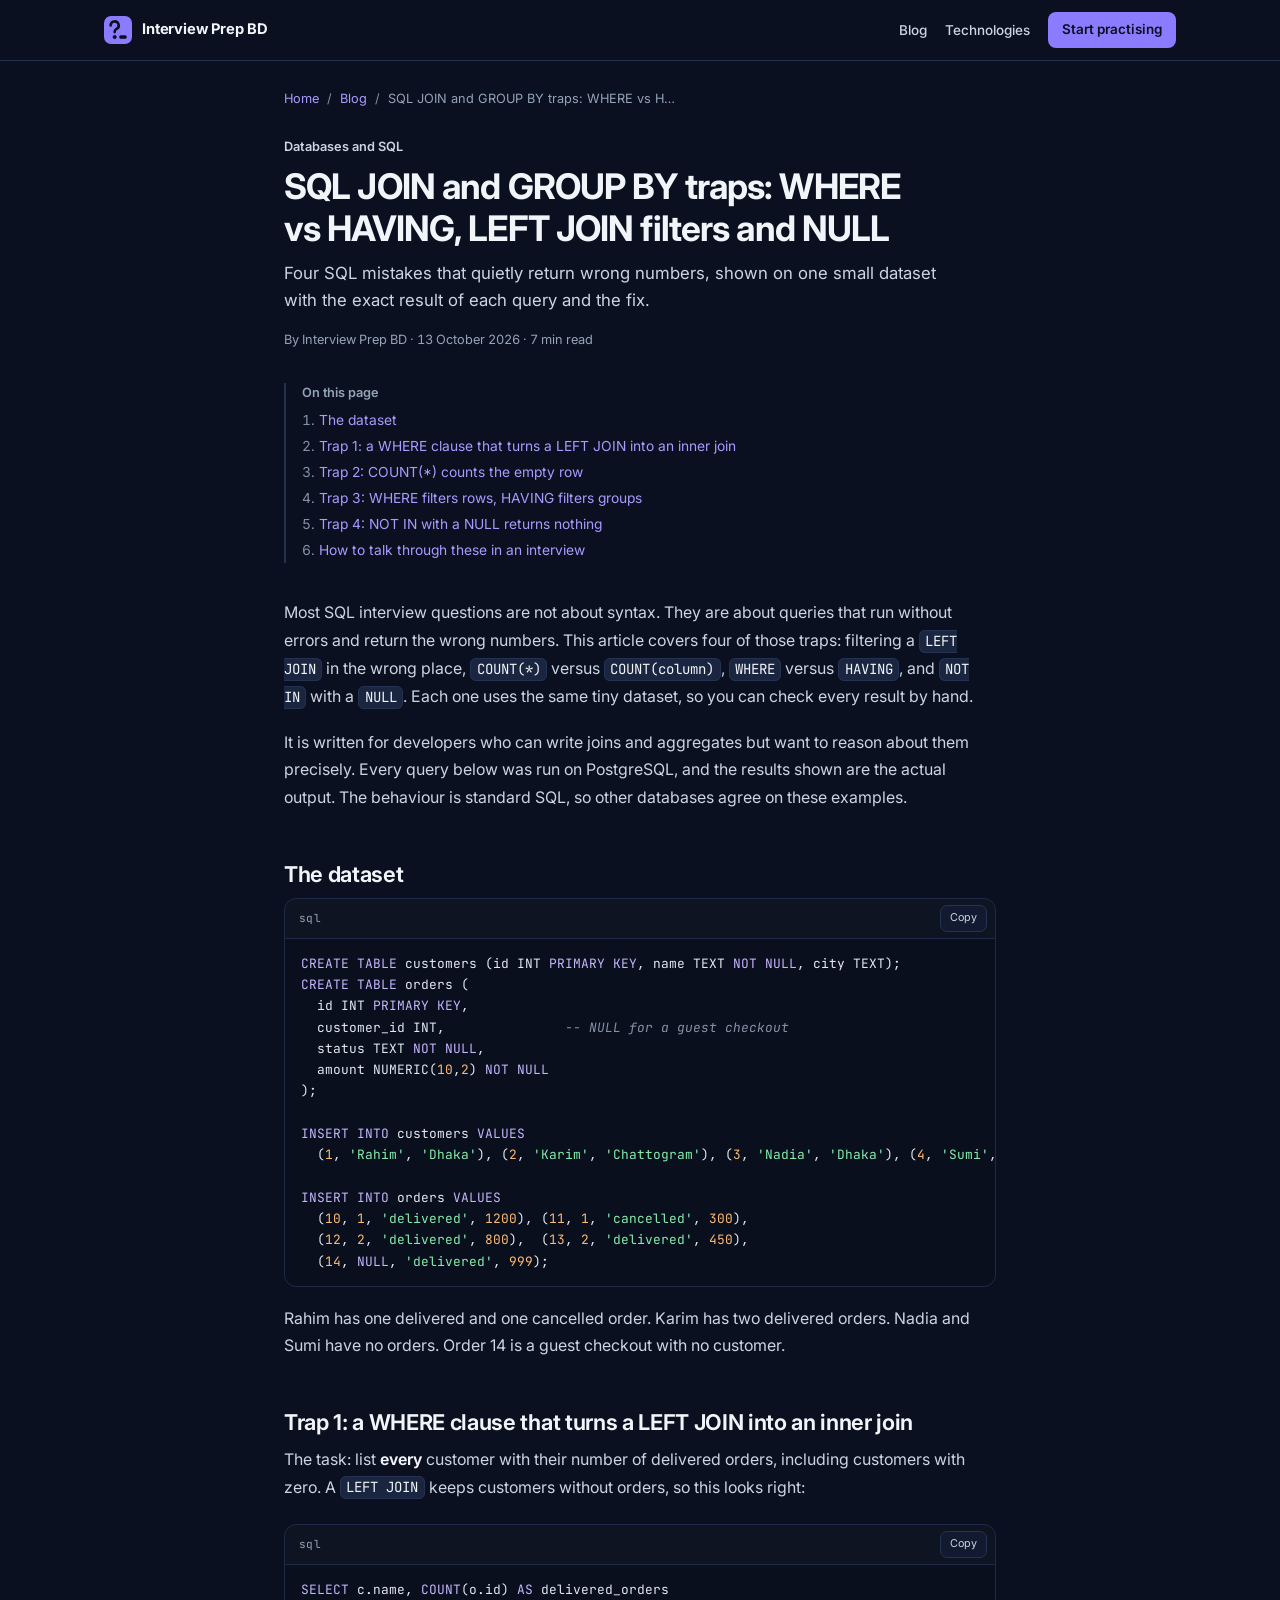
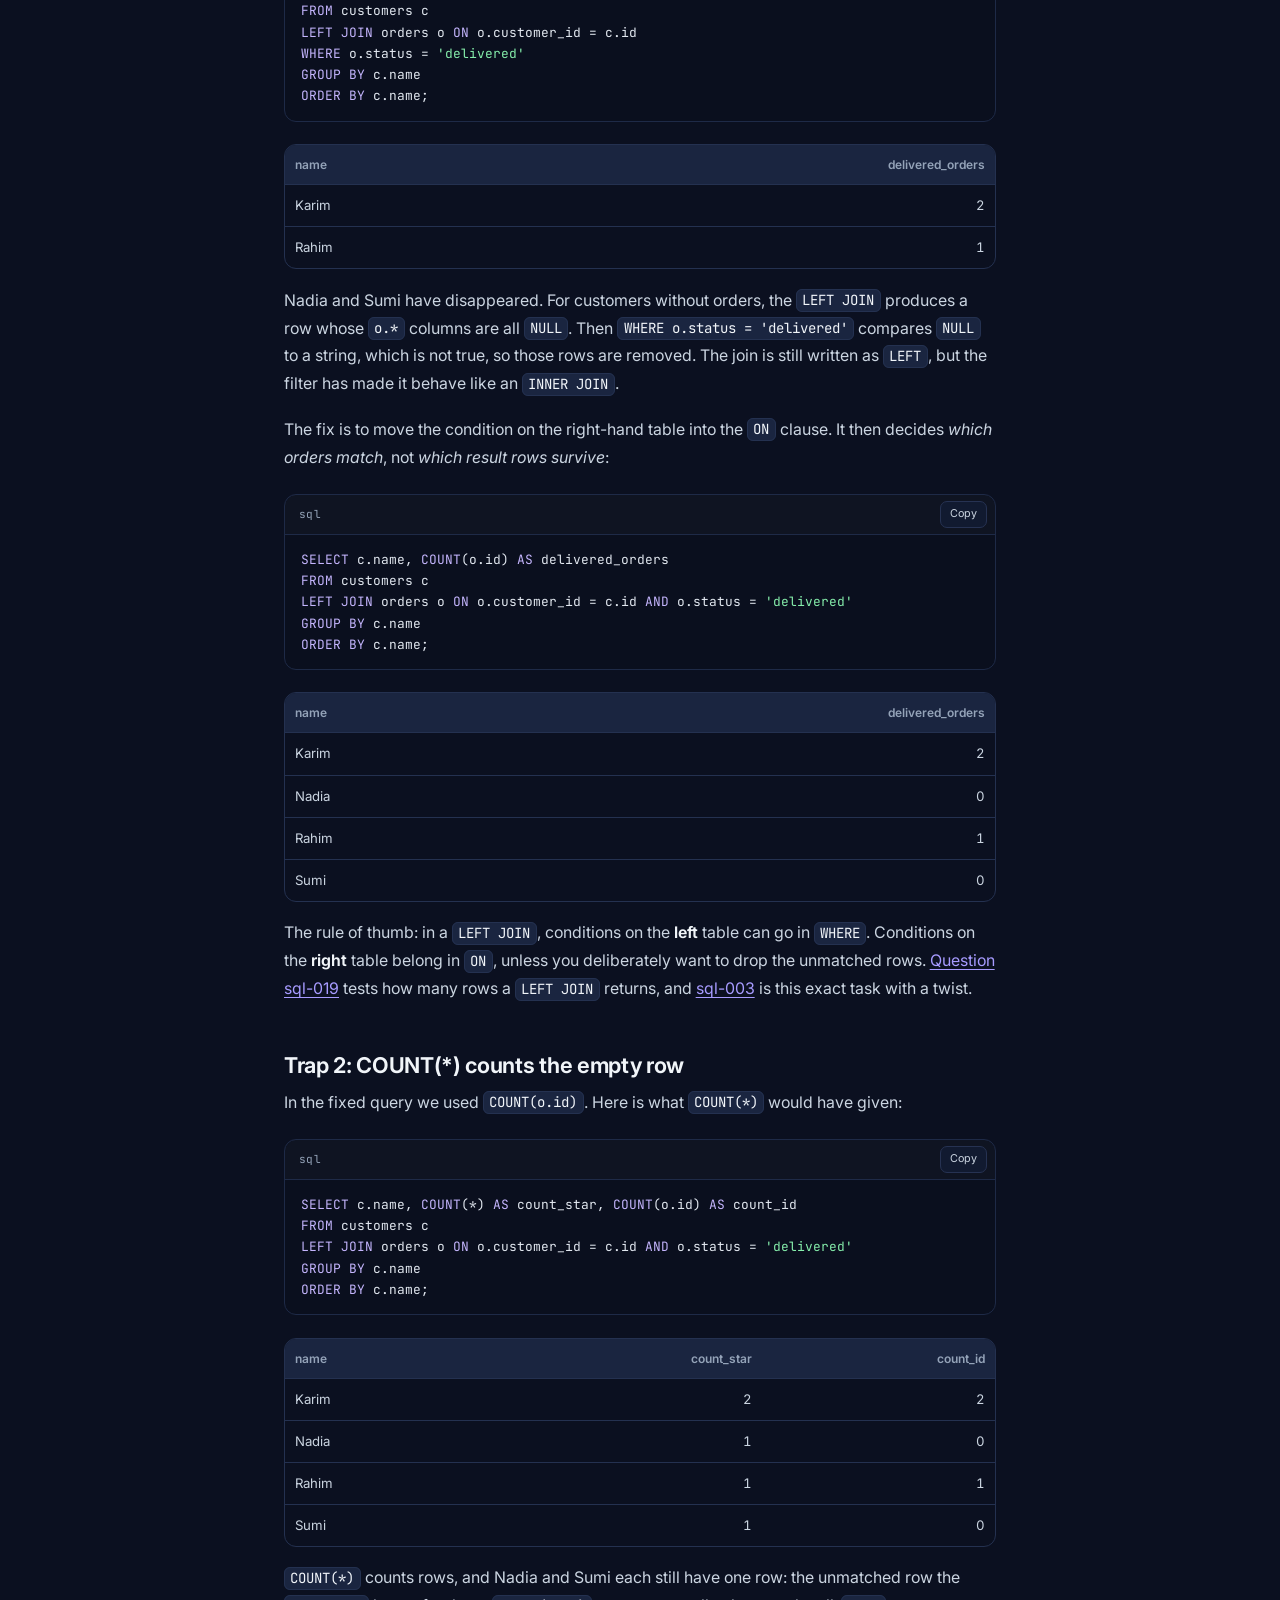
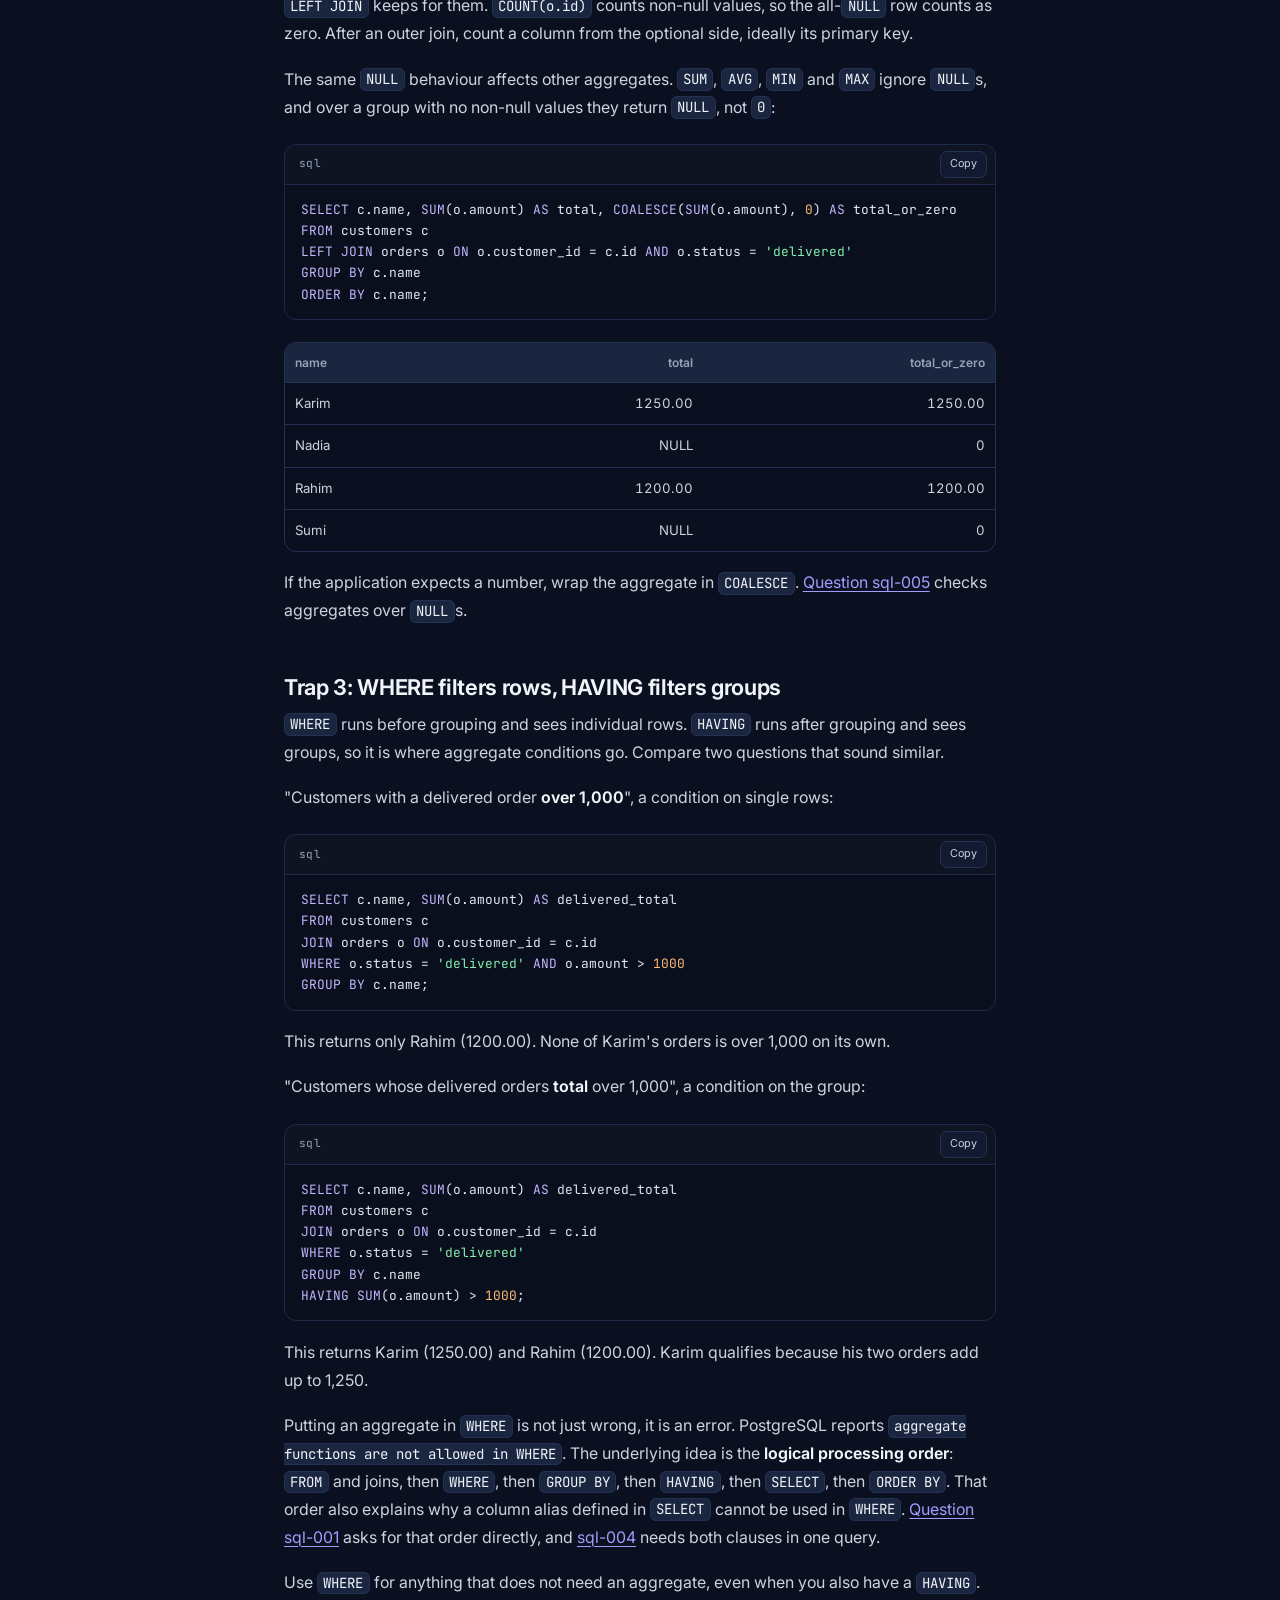
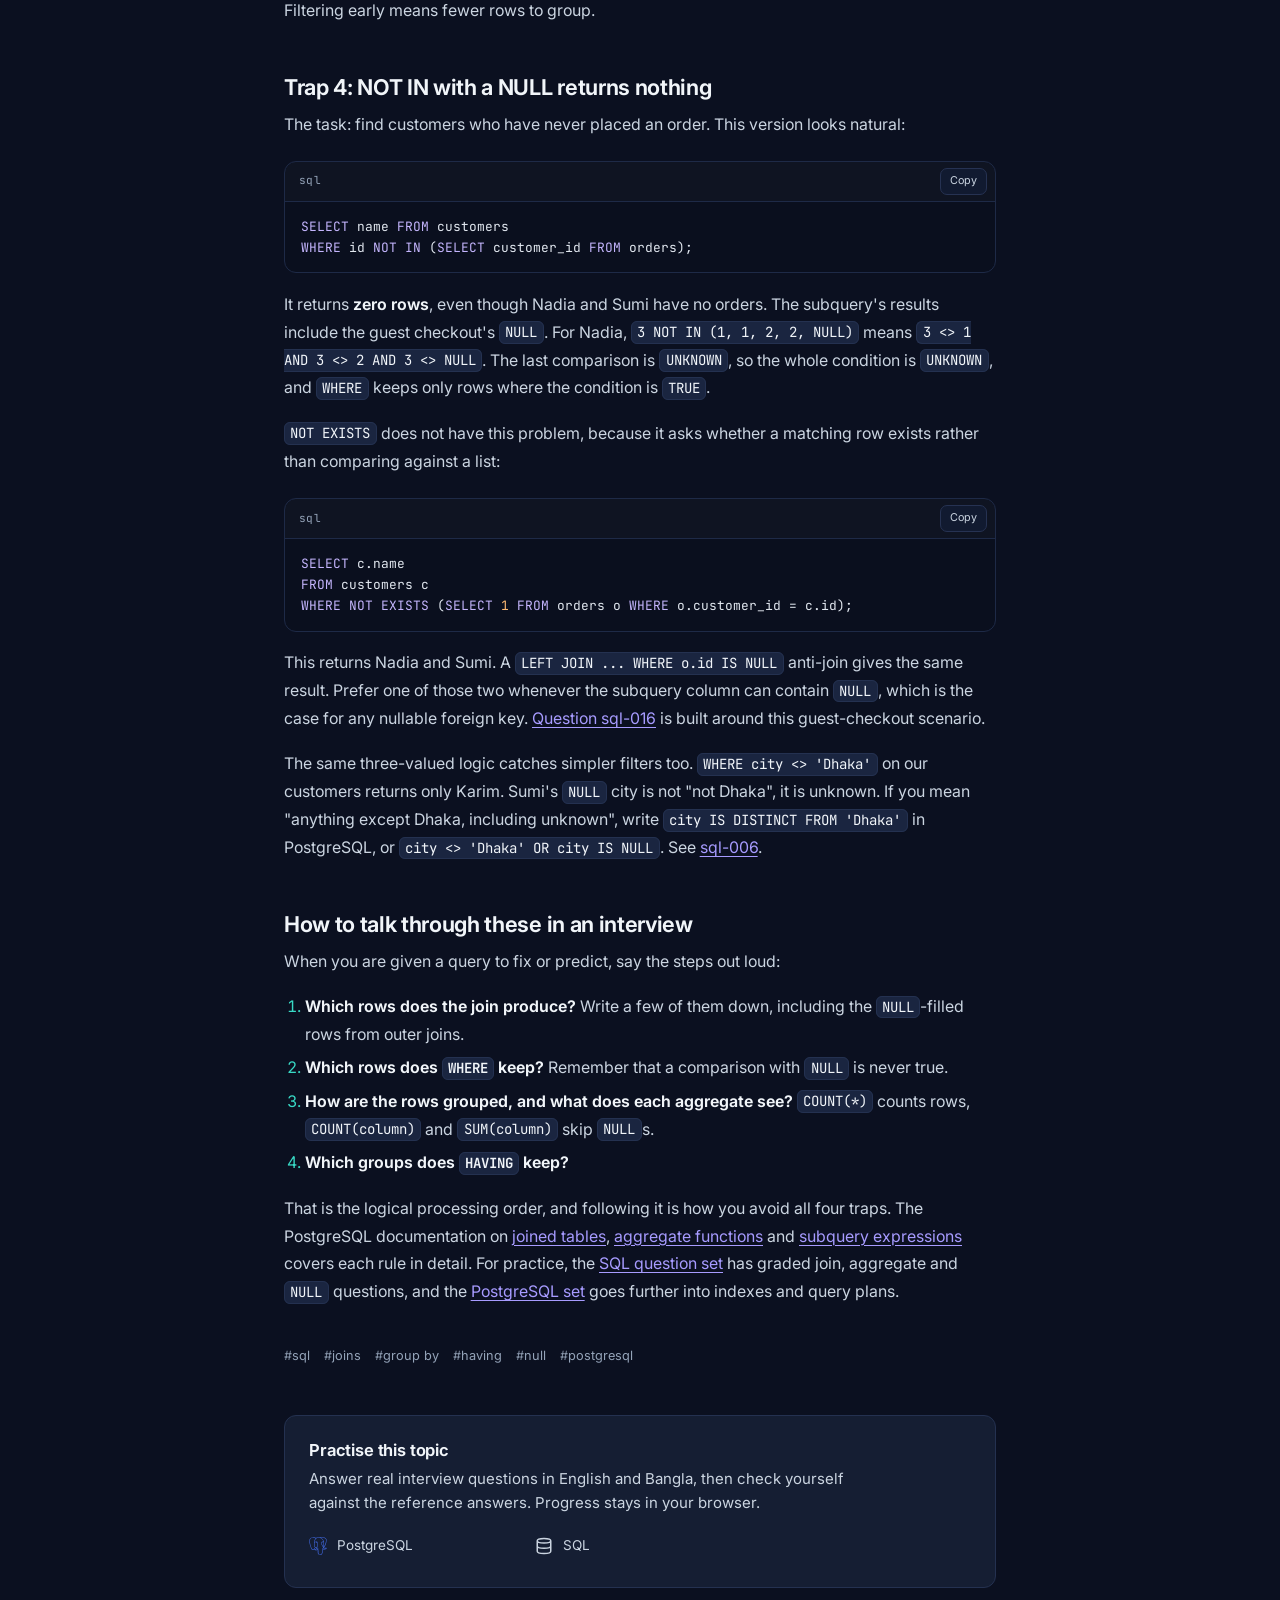
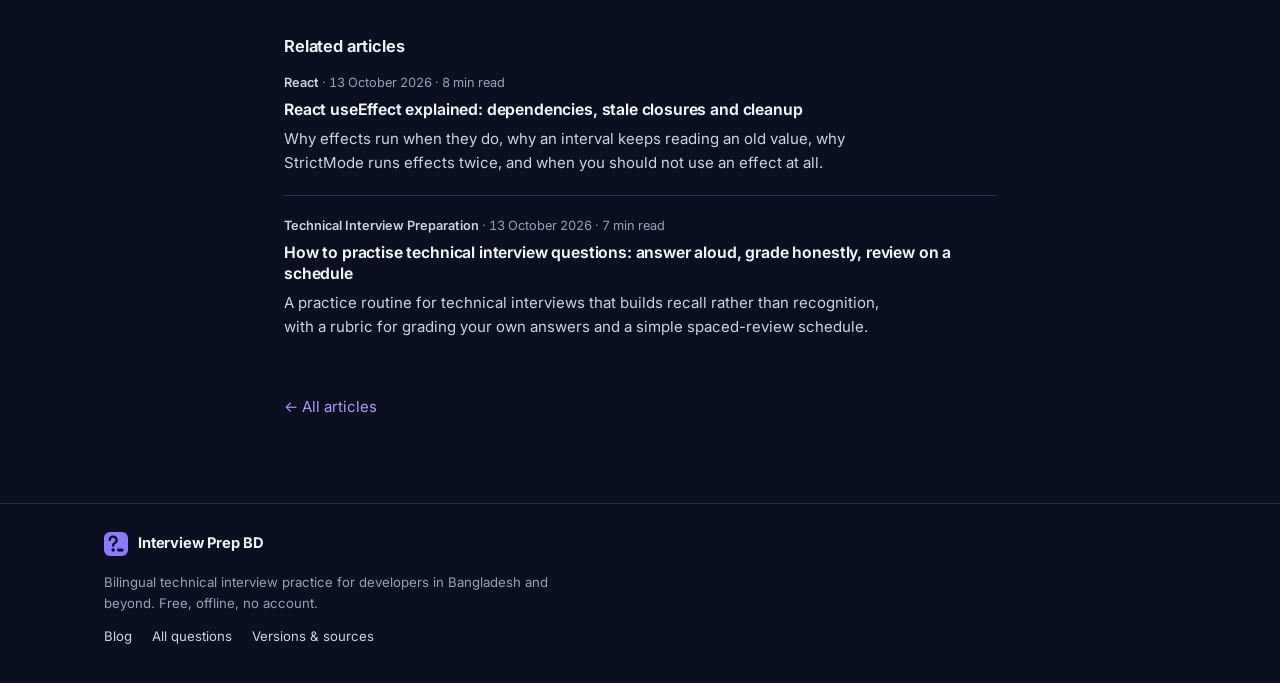
<file: blog/sql-joins-where-having-null/index.html>
<!doctype html>
<html lang="en" data-theme="dark">
<head>
<meta charset="utf-8">
<meta name="viewport" content="width=device-width, initial-scale=1, viewport-fit=cover">
<title>SQL JOIN and GROUP BY traps: WHERE vs HAVING, LEFT JOIN filters and NULL</title>
<meta name="description" content="Four SQL mistakes that quietly return wrong numbers, shown on one small dataset with the exact result of each query and the fix.">
<meta name="robots" content="noindex, follow">
<meta name="color-scheme" content="dark light">
<meta name="theme-color" content="#0B1020">
<link rel="icon" href="../../assets/brand/favicon.svg" type="image/svg+xml">
<link rel="apple-touch-icon" href="../../assets/brand/apple-touch-icon.png">
<link rel="preconnect" href="https://fonts.googleapis.com">
<link rel="preconnect" href="https://fonts.gstatic.com" crossorigin>
<link rel="stylesheet" href="https://fonts.googleapis.com/css2?family=Inter:wght@400;600;700&family=JetBrains+Mono:wght@400&display=swap">
<link rel="stylesheet" href="../../styles.css">
<link rel="stylesheet" href="../../blog/blog.css">
<script>try{var t=JSON.parse(localStorage.getItem('ipbd:state')).preferences.theme;if(t==='light'||t==='dark')document.documentElement.setAttribute('data-theme',t)}catch(e){}</script>
<script src="../../blog/blog.js" defer></script>
</head>
<body class="blog">
<a class="skip-link" href="#main">Skip to main content</a>
<header class="site-head"><div class="site-head__in"><a class="site-brand" href="../../"><svg viewBox="0 0 32 32" width="28" height="28" aria-hidden="true" focusable="false"><rect width="32" height="32" rx="8" class="mark-tile"/><g transform="translate(0 -.6)" class="mark-ink"><path d="M7.6 11.4a4.6 4.6 0 1 1 6.8 4c-1.4.8-2.2 1.6-2.2 3v.6" fill="none" stroke-width="3" stroke-linecap="round" stroke-linejoin="round"/><circle cx="12.2" cy="24.6" r="1.85"/><rect x="18" y="23.2" width="7.4" height="2.9" rx=".7"/></g></svg><span>Interview Prep BD</span></a><nav aria-label="Site"><ul class="site-nav"><li><a href="../../blog/">Blog</a></li><li><a href="../../#/technologies">Technologies</a></li><li><a class="site-nav__cta" href="../../#/practice">Start practising</a></li></ul></nav></div></header>
<main id="main" tabindex="-1">
<div class="article-wrap"><nav class="crumbs" aria-label="Breadcrumb"><ol><li><a href="../../">Home</a></li><li><a href="../../blog/">Blog</a></li><li><span aria-current="page">SQL JOIN and GROUP BY traps: WHERE vs HAVING, LEFT JOIN filters and NULL</span></li></ol></nav><article class="post" lang="en"><header class="post-head"><p class="post-meta"><span class="post-cat">Databases and SQL</span></p><h1>SQL JOIN and GROUP BY traps: WHERE vs HAVING, LEFT JOIN filters and NULL</h1><p class="post-lead">Four SQL mistakes that quietly return wrong numbers, shown on one small dataset with the exact result of each query and the fix.</p><p class="post-meta">By Interview Prep BD · <time datetime="2026-10-13">13 October 2026</time> · 7 min read</p></header><nav class="toc" aria-labelledby="toc-h"><h2 id="toc-h" class="toc__title">On this page</h2><ol><li><a href="#the-dataset">The dataset</a></li><li><a href="#trap-1-a-where-clause-that-turns-a-left-join-into-an-inner-join">Trap 1: a WHERE clause that turns a LEFT JOIN into an inner join</a></li><li><a href="#trap-2-count-counts-the-empty-row">Trap 2: COUNT(*) counts the empty row</a></li><li><a href="#trap-3-where-filters-rows-having-filters-groups">Trap 3: WHERE filters rows, HAVING filters groups</a></li><li><a href="#trap-4-not-in-with-a-null-returns-nothing">Trap 4: NOT IN with a NULL returns nothing</a></li><li><a href="#how-to-talk-through-these-in-an-interview">How to talk through these in an interview</a></li></ol></nav><div class="prose post-body"><p>Most SQL interview questions are not about syntax. They are about queries that run without errors and return the wrong numbers. This article covers four of those traps: filtering a <code>LEFT JOIN</code> in the wrong place, <code>COUNT(*)</code> versus <code>COUNT(column)</code>, <code>WHERE</code> versus <code>HAVING</code>, and <code>NOT IN</code> with a <code>NULL</code>. Each one uses the same tiny dataset, so you can check every result by hand.</p>
<p>It is written for developers who can write joins and aggregates but want to reason about them precisely. Every query below was run on PostgreSQL, and the results shown are the actual output. The behaviour is standard SQL, so other databases agree on these examples.</p>
<h2 id="the-dataset">The dataset</h2>
<figure class="code"><figcaption class="code__bar"><span class="code__lang">sql</span></figcaption><pre tabindex="0"><code><span class="tok-kw">CREATE</span> <span class="tok-kw">TABLE</span> customers (id INT <span class="tok-kw">PRIMARY</span> <span class="tok-kw">KEY</span>, name TEXT <span class="tok-kw">NOT</span> <span class="tok-kw">NULL</span>, city TEXT);
<span class="tok-kw">CREATE</span> <span class="tok-kw">TABLE</span> orders (
  id INT <span class="tok-kw">PRIMARY</span> <span class="tok-kw">KEY</span>,
  customer_id INT,               <span class="tok-com">-- NULL for a guest checkout</span>
  status TEXT <span class="tok-kw">NOT</span> <span class="tok-kw">NULL</span>,
  amount NUMERIC(<span class="tok-num">10</span>,<span class="tok-num">2</span>) <span class="tok-kw">NOT</span> <span class="tok-kw">NULL</span>
);

<span class="tok-kw">INSERT</span> <span class="tok-kw">INTO</span> customers <span class="tok-kw">VALUES</span>
  (<span class="tok-num">1</span>, <span class="tok-str">&#x27;Rahim&#x27;</span>, <span class="tok-str">&#x27;Dhaka&#x27;</span>), (<span class="tok-num">2</span>, <span class="tok-str">&#x27;Karim&#x27;</span>, <span class="tok-str">&#x27;Chattogram&#x27;</span>), (<span class="tok-num">3</span>, <span class="tok-str">&#x27;Nadia&#x27;</span>, <span class="tok-str">&#x27;Dhaka&#x27;</span>), (<span class="tok-num">4</span>, <span class="tok-str">&#x27;Sumi&#x27;</span>, <span class="tok-kw">NULL</span>);

<span class="tok-kw">INSERT</span> <span class="tok-kw">INTO</span> orders <span class="tok-kw">VALUES</span>
  (<span class="tok-num">10</span>, <span class="tok-num">1</span>, <span class="tok-str">&#x27;delivered&#x27;</span>, <span class="tok-num">1200</span>), (<span class="tok-num">11</span>, <span class="tok-num">1</span>, <span class="tok-str">&#x27;cancelled&#x27;</span>, <span class="tok-num">300</span>),
  (<span class="tok-num">12</span>, <span class="tok-num">2</span>, <span class="tok-str">&#x27;delivered&#x27;</span>, <span class="tok-num">800</span>),  (<span class="tok-num">13</span>, <span class="tok-num">2</span>, <span class="tok-str">&#x27;delivered&#x27;</span>, <span class="tok-num">450</span>),
  (<span class="tok-num">14</span>, <span class="tok-kw">NULL</span>, <span class="tok-str">&#x27;delivered&#x27;</span>, <span class="tok-num">999</span>);</code></pre></figure>
<p>Rahim has one delivered and one cancelled order. Karim has two delivered orders. Nadia and Sumi have no orders. Order 14 is a guest checkout with no customer.</p>
<h2 id="trap-1-a-where-clause-that-turns-a-left-join-into-an-inner-join">Trap 1: a WHERE clause that turns a LEFT JOIN into an inner join</h2>
<p>The task: list <strong>every</strong> customer with their number of delivered orders, including customers with zero. A <code>LEFT JOIN</code> keeps customers without orders, so this looks right:</p>
<figure class="code"><figcaption class="code__bar"><span class="code__lang">sql</span></figcaption><pre tabindex="0"><code><span class="tok-kw">SELECT</span> c.name, <span class="tok-kw">COUNT</span>(o.id) <span class="tok-kw">AS</span> delivered_orders
<span class="tok-kw">FROM</span> customers c
<span class="tok-kw">LEFT</span> <span class="tok-kw">JOIN</span> orders o <span class="tok-kw">ON</span> o.customer_id = c.id
<span class="tok-kw">WHERE</span> o.status = <span class="tok-str">&#x27;delivered&#x27;</span>
<span class="tok-kw">GROUP</span> <span class="tok-kw">BY</span> c.name
<span class="tok-kw">ORDER</span> <span class="tok-kw">BY</span> c.name;</code></pre></figure>
<div class="table-wrap" tabindex="0" role="region" aria-label="Table"><table class="table"><thead><tr><th scope="col" class="">name</th><th scope="col" class="num">delivered_orders</th></tr></thead><tbody><tr><td class="">Karim</td><td class="num">2</td></tr><tr><td class="">Rahim</td><td class="num">1</td></tr></tbody></table></div>
<p>Nadia and Sumi have disappeared. For customers without orders, the <code>LEFT JOIN</code> produces a row whose <code>o.*</code> columns are all <code>NULL</code>. Then <code>WHERE o.status = &#x27;delivered&#x27;</code> compares <code>NULL</code> to a string, which is not true, so those rows are removed. The join is still written as <code>LEFT</code>, but the filter has made it behave like an <code>INNER JOIN</code>.</p>
<p>The fix is to move the condition on the right-hand table into the <code>ON</code> clause. It then decides <em>which orders match</em>, not <em>which result rows survive</em>:</p>
<figure class="code"><figcaption class="code__bar"><span class="code__lang">sql</span></figcaption><pre tabindex="0"><code><span class="tok-kw">SELECT</span> c.name, <span class="tok-kw">COUNT</span>(o.id) <span class="tok-kw">AS</span> delivered_orders
<span class="tok-kw">FROM</span> customers c
<span class="tok-kw">LEFT</span> <span class="tok-kw">JOIN</span> orders o <span class="tok-kw">ON</span> o.customer_id = c.id <span class="tok-kw">AND</span> o.status = <span class="tok-str">&#x27;delivered&#x27;</span>
<span class="tok-kw">GROUP</span> <span class="tok-kw">BY</span> c.name
<span class="tok-kw">ORDER</span> <span class="tok-kw">BY</span> c.name;</code></pre></figure>
<div class="table-wrap" tabindex="0" role="region" aria-label="Table"><table class="table"><thead><tr><th scope="col" class="">name</th><th scope="col" class="num">delivered_orders</th></tr></thead><tbody><tr><td class="">Karim</td><td class="num">2</td></tr><tr><td class="">Nadia</td><td class="num">0</td></tr><tr><td class="">Rahim</td><td class="num">1</td></tr><tr><td class="">Sumi</td><td class="num">0</td></tr></tbody></table></div>
<p>The rule of thumb: in a <code>LEFT JOIN</code>, conditions on the <strong>left</strong> table can go in <code>WHERE</code>. Conditions on the <strong>right</strong> table belong in <code>ON</code>, unless you deliberately want to drop the unmatched rows. <a href="../../#/q/sql-019">Question sql-019</a> tests how many rows a <code>LEFT JOIN</code> returns, and <a href="../../#/q/sql-003">sql-003</a> is this exact task with a twist.</p>
<h2 id="trap-2-count-counts-the-empty-row">Trap 2: COUNT(*) counts the empty row</h2>
<p>In the fixed query we used <code>COUNT(o.id)</code>. Here is what <code>COUNT(*)</code> would have given:</p>
<figure class="code"><figcaption class="code__bar"><span class="code__lang">sql</span></figcaption><pre tabindex="0"><code><span class="tok-kw">SELECT</span> c.name, <span class="tok-kw">COUNT</span>(*) <span class="tok-kw">AS</span> count_star, <span class="tok-kw">COUNT</span>(o.id) <span class="tok-kw">AS</span> count_id
<span class="tok-kw">FROM</span> customers c
<span class="tok-kw">LEFT</span> <span class="tok-kw">JOIN</span> orders o <span class="tok-kw">ON</span> o.customer_id = c.id <span class="tok-kw">AND</span> o.status = <span class="tok-str">&#x27;delivered&#x27;</span>
<span class="tok-kw">GROUP</span> <span class="tok-kw">BY</span> c.name
<span class="tok-kw">ORDER</span> <span class="tok-kw">BY</span> c.name;</code></pre></figure>
<div class="table-wrap" tabindex="0" role="region" aria-label="Table"><table class="table"><thead><tr><th scope="col" class="">name</th><th scope="col" class="num">count_star</th><th scope="col" class="num">count_id</th></tr></thead><tbody><tr><td class="">Karim</td><td class="num">2</td><td class="num">2</td></tr><tr><td class="">Nadia</td><td class="num">1</td><td class="num">0</td></tr><tr><td class="">Rahim</td><td class="num">1</td><td class="num">1</td></tr><tr><td class="">Sumi</td><td class="num">1</td><td class="num">0</td></tr></tbody></table></div>
<p><code>COUNT(*)</code> counts rows, and Nadia and Sumi each still have one row: the unmatched row the <code>LEFT JOIN</code> keeps for them. <code>COUNT(o.id)</code> counts non-null values, so the all-<code>NULL</code> row counts as zero. After an outer join, count a column from the optional side, ideally its primary key.</p>
<p>The same <code>NULL</code> behaviour affects other aggregates. <code>SUM</code>, <code>AVG</code>, <code>MIN</code> and <code>MAX</code> ignore <code>NULL</code>s, and over a group with no non-null values they return <code>NULL</code>, not <code>0</code>:</p>
<figure class="code"><figcaption class="code__bar"><span class="code__lang">sql</span></figcaption><pre tabindex="0"><code><span class="tok-kw">SELECT</span> c.name, <span class="tok-kw">SUM</span>(o.amount) <span class="tok-kw">AS</span> total, <span class="tok-kw">COALESCE</span>(<span class="tok-kw">SUM</span>(o.amount), <span class="tok-num">0</span>) <span class="tok-kw">AS</span> total_or_zero
<span class="tok-kw">FROM</span> customers c
<span class="tok-kw">LEFT</span> <span class="tok-kw">JOIN</span> orders o <span class="tok-kw">ON</span> o.customer_id = c.id <span class="tok-kw">AND</span> o.status = <span class="tok-str">&#x27;delivered&#x27;</span>
<span class="tok-kw">GROUP</span> <span class="tok-kw">BY</span> c.name
<span class="tok-kw">ORDER</span> <span class="tok-kw">BY</span> c.name;</code></pre></figure>
<div class="table-wrap" tabindex="0" role="region" aria-label="Table"><table class="table"><thead><tr><th scope="col" class="">name</th><th scope="col" class="num">total</th><th scope="col" class="num">total_or_zero</th></tr></thead><tbody><tr><td class="">Karim</td><td class="num">1250.00</td><td class="num">1250.00</td></tr><tr><td class="">Nadia</td><td class="num">NULL</td><td class="num">0</td></tr><tr><td class="">Rahim</td><td class="num">1200.00</td><td class="num">1200.00</td></tr><tr><td class="">Sumi</td><td class="num">NULL</td><td class="num">0</td></tr></tbody></table></div>
<p>If the application expects a number, wrap the aggregate in <code>COALESCE</code>. <a href="../../#/q/sql-005">Question sql-005</a> checks aggregates over <code>NULL</code>s.</p>
<h2 id="trap-3-where-filters-rows-having-filters-groups">Trap 3: WHERE filters rows, HAVING filters groups</h2>
<p><code>WHERE</code> runs before grouping and sees individual rows. <code>HAVING</code> runs after grouping and sees groups, so it is where aggregate conditions go. Compare two questions that sound similar.</p>
<p>&quot;Customers with a delivered order <strong>over 1,000</strong>&quot;, a condition on single rows:</p>
<figure class="code"><figcaption class="code__bar"><span class="code__lang">sql</span></figcaption><pre tabindex="0"><code><span class="tok-kw">SELECT</span> c.name, <span class="tok-kw">SUM</span>(o.amount) <span class="tok-kw">AS</span> delivered_total
<span class="tok-kw">FROM</span> customers c
<span class="tok-kw">JOIN</span> orders o <span class="tok-kw">ON</span> o.customer_id = c.id
<span class="tok-kw">WHERE</span> o.status = <span class="tok-str">&#x27;delivered&#x27;</span> <span class="tok-kw">AND</span> o.amount &gt; <span class="tok-num">1000</span>
<span class="tok-kw">GROUP</span> <span class="tok-kw">BY</span> c.name;</code></pre></figure>
<p>This returns only Rahim (1200.00). None of Karim&#x27;s orders is over 1,000 on its own.</p>
<p>&quot;Customers whose delivered orders <strong>total</strong> over 1,000&quot;, a condition on the group:</p>
<figure class="code"><figcaption class="code__bar"><span class="code__lang">sql</span></figcaption><pre tabindex="0"><code><span class="tok-kw">SELECT</span> c.name, <span class="tok-kw">SUM</span>(o.amount) <span class="tok-kw">AS</span> delivered_total
<span class="tok-kw">FROM</span> customers c
<span class="tok-kw">JOIN</span> orders o <span class="tok-kw">ON</span> o.customer_id = c.id
<span class="tok-kw">WHERE</span> o.status = <span class="tok-str">&#x27;delivered&#x27;</span>
<span class="tok-kw">GROUP</span> <span class="tok-kw">BY</span> c.name
<span class="tok-kw">HAVING</span> <span class="tok-kw">SUM</span>(o.amount) &gt; <span class="tok-num">1000</span>;</code></pre></figure>
<p>This returns Karim (1250.00) and Rahim (1200.00). Karim qualifies because his two orders add up to 1,250.</p>
<p>Putting an aggregate in <code>WHERE</code> is not just wrong, it is an error. PostgreSQL reports <code>aggregate functions are not allowed in WHERE</code>. The underlying idea is the <strong>logical processing order</strong>: <code>FROM</code> and joins, then <code>WHERE</code>, then <code>GROUP BY</code>, then <code>HAVING</code>, then <code>SELECT</code>, then <code>ORDER BY</code>. That order also explains why a column alias defined in <code>SELECT</code> cannot be used in <code>WHERE</code>. <a href="../../#/q/sql-001">Question sql-001</a> asks for that order directly, and <a href="../../#/q/sql-004">sql-004</a> needs both clauses in one query.</p>
<p>Use <code>WHERE</code> for anything that does not need an aggregate, even when you also have a <code>HAVING</code>. Filtering early means fewer rows to group.</p>
<h2 id="trap-4-not-in-with-a-null-returns-nothing">Trap 4: NOT IN with a NULL returns nothing</h2>
<p>The task: find customers who have never placed an order. This version looks natural:</p>
<figure class="code"><figcaption class="code__bar"><span class="code__lang">sql</span></figcaption><pre tabindex="0"><code><span class="tok-kw">SELECT</span> name <span class="tok-kw">FROM</span> customers
<span class="tok-kw">WHERE</span> id <span class="tok-kw">NOT</span> <span class="tok-kw">IN</span> (<span class="tok-kw">SELECT</span> customer_id <span class="tok-kw">FROM</span> orders);</code></pre></figure>
<p>It returns <strong>zero rows</strong>, even though Nadia and Sumi have no orders. The subquery&#x27;s results include the guest checkout&#x27;s <code>NULL</code>. For Nadia, <code>3 NOT IN (1, 1, 2, 2, NULL)</code> means <code>3 &lt;&gt; 1 AND 3 &lt;&gt; 2 AND 3 &lt;&gt; NULL</code>. The last comparison is <code>UNKNOWN</code>, so the whole condition is <code>UNKNOWN</code>, and <code>WHERE</code> keeps only rows where the condition is <code>TRUE</code>.</p>
<p><code>NOT EXISTS</code> does not have this problem, because it asks whether a matching row exists rather than comparing against a list:</p>
<figure class="code"><figcaption class="code__bar"><span class="code__lang">sql</span></figcaption><pre tabindex="0"><code><span class="tok-kw">SELECT</span> c.name
<span class="tok-kw">FROM</span> customers c
<span class="tok-kw">WHERE</span> <span class="tok-kw">NOT</span> <span class="tok-kw">EXISTS</span> (<span class="tok-kw">SELECT</span> <span class="tok-num">1</span> <span class="tok-kw">FROM</span> orders o <span class="tok-kw">WHERE</span> o.customer_id = c.id);</code></pre></figure>
<p>This returns Nadia and Sumi. A <code>LEFT JOIN ... WHERE o.id IS NULL</code> anti-join gives the same result. Prefer one of those two whenever the subquery column can contain <code>NULL</code>, which is the case for any nullable foreign key. <a href="../../#/q/sql-016">Question sql-016</a> is built around this guest-checkout scenario.</p>
<p>The same three-valued logic catches simpler filters too. <code>WHERE city &lt;&gt; &#x27;Dhaka&#x27;</code> on our customers returns only Karim. Sumi&#x27;s <code>NULL</code> city is not &quot;not Dhaka&quot;, it is unknown. If you mean &quot;anything except Dhaka, including unknown&quot;, write <code>city IS DISTINCT FROM &#x27;Dhaka&#x27;</code> in PostgreSQL, or <code>city &lt;&gt; &#x27;Dhaka&#x27; OR city IS NULL</code>. See <a href="../../#/q/sql-006">sql-006</a>.</p>
<h2 id="how-to-talk-through-these-in-an-interview">How to talk through these in an interview</h2>
<p>When you are given a query to fix or predict, say the steps out loud:</p>
<ol><li><strong>Which rows does the join produce?</strong> Write a few of them down, including the <code>NULL</code>-filled rows from outer joins.</li><li><strong>Which rows does <code>WHERE</code> keep?</strong> Remember that a comparison with <code>NULL</code> is never true.</li><li><strong>How are the rows grouped, and what does each aggregate see?</strong> <code>COUNT(*)</code> counts rows, <code>COUNT(column)</code> and <code>SUM(column)</code> skip <code>NULL</code>s.</li><li><strong>Which groups does <code>HAVING</code> keep?</strong></li></ol>
<p>That is the logical processing order, and following it is how you avoid all four traps. The PostgreSQL documentation on <a href="https://www.postgresql.org/docs/current/queries-table-expressions.html#QUERIES-JOIN" rel="noopener">joined tables</a>, <a href="https://www.postgresql.org/docs/current/functions-aggregate.html" rel="noopener">aggregate functions</a> and <a href="https://www.postgresql.org/docs/current/functions-subquery.html" rel="noopener">subquery expressions</a> covers each rule in detail. For practice, the <a href="../../#/questions?tech=sql">SQL question set</a> has graded join, aggregate and <code>NULL</code> questions, and the <a href="../../#/questions?tech=postgresql">PostgreSQL set</a> goes further into indexes and query plans.</p></div><footer class="post-foot"><h2 class="sr-only">Tags</h2><ul class="post-tags"><li>sql</li><li>joins</li><li>group by</li><li>having</li><li>null</li><li>postgresql</li></ul></footer></article><aside class="practice" aria-labelledby="practice-h"><h2 id="practice-h">Practise this topic</h2><p>Answer real interview questions in English and Bangla, then check yourself against the reference answers. Progress stays in your browser.</p><ul class="tech-links"><li><a href="../../#/questions?tech=postgresql"><svg class="tech-mark" viewBox="0 0 24 24" width="18.0" height="18" aria-hidden="true" focusable="false" style="--mark-d:#4169E1;--mark-l:#4169E1;"><path d="M23.5594 14.7228a.5269.5269 0 0 0-.0563-.1191c-.139-.2632-.4768-.3418-1.0074-.2321-1.6533.3411-2.2935.1312-2.5256-.0191 1.342-2.0482 2.445-4.522 3.0411-6.8297.2714-1.0507.7982-3.5237.1222-4.7316a1.5641 1.5641 0 0 0-.1509-.235C21.6931.9086 19.8007.0248 17.5099.0005c-1.4947-.0158-2.7705.3461-3.1161.4794a9.449 9.449 0 0 0-.5159-.0816 8.044 8.044 0 0 0-1.3114-.1278c-1.1822-.0184-2.2038.2642-3.0498.8406-.8573-.3211-4.7888-1.645-7.2219.0788C.9359 2.1526.3086 3.8733.4302 6.3043c.0409.818.5069 3.334 1.2423 5.7436.4598 1.5065.9387 2.7019 1.4334 3.582.553.9942 1.1259 1.5933 1.7143 1.7895.4474.1491 1.1327.1441 1.8581-.7279.8012-.9635 1.5903-1.8258 1.9446-2.2069.4351.2355.9064.3625 1.39.3772a.0569.0569 0 0 0 .0004.0041 11.0312 11.0312 0 0 0-.2472.3054c-.3389.4302-.4094.5197-1.5002.7443-.3102.064-1.1344.2339-1.1464.8115-.0025.1224.0329.2309.0919.3268.2269.4231.9216.6097 1.015.6331 1.3345.3335 2.5044.092 3.3714-.6787-.017 2.231.0775 4.4174.3454 5.0874.2212.5529.7618 1.9045 2.4692 1.9043.2505 0 .5263-.0291.8296-.0941 1.7819-.3821 2.5557-1.1696 2.855-2.9059.1503-.8707.4016-2.8753.5388-4.1012.0169-.0703.0357-.1207.057-.1362.0007-.0005.0697-.0471.4272.0307a.3673.3673 0 0 0 .0443.0068l.2539.0223.0149.001c.8468.0384 1.9114-.1426 2.5312-.4308.6438-.2988 1.8057-1.0323 1.5951-1.6698zM2.371 11.8765c-.7435-2.4358-1.1779-4.8851-1.2123-5.5719-.1086-2.1714.4171-3.6829 1.5623-4.4927 1.8367-1.2986 4.8398-.5408 6.108-.13-.0032.0032-.0066.0061-.0098.0094-2.0238 2.044-1.9758 5.536-1.9708 5.7495-.0002.0823.0066.1989.0162.3593.0348.5873.0996 1.6804-.0735 2.9184-.1609 1.1504.1937 2.2764.9728 3.0892.0806.0841.1648.1631.2518.2374-.3468.3714-1.1004 1.1926-1.9025 2.1576-.5677.6825-.9597.5517-1.0886.5087-.3919-.1307-.813-.5871-1.2381-1.3223-.4796-.839-.9635-2.0317-1.4155-3.5126zm6.0072 5.0871c-.1711-.0428-.3271-.1132-.4322-.1772.0889-.0394.2374-.0902.4833-.1409 1.2833-.2641 1.4815-.4506 1.9143-1.0002.0992-.126.2116-.2687.3673-.4426a.3549.3549 0 0 0 .0737-.1298c.1708-.1513.2724-.1099.4369-.0417.156.0646.3078.26.3695.4752.0291.1016.0619.2945-.0452.4444-.9043 1.2658-2.2216 1.2494-3.1676 1.0128zm2.094-3.988-.0525.141c-.133.3566-.2567.6881-.3334 1.003-.6674-.0021-1.3168-.2872-1.8105-.8024-.6279-.6551-.9131-1.5664-.7825-2.5004.1828-1.3079.1153-2.4468.079-3.0586-.005-.0857-.0095-.1607-.0122-.2199.2957-.2621 1.6659-.9962 2.6429-.7724.4459.1022.7176.4057.8305.928.5846 2.7038.0774 3.8307-.3302 4.7363-.084.1866-.1633.3629-.2311.5454zm7.3637 4.5725c-.0169.1768-.0358.376-.0618.5959l-.146.4383a.3547.3547 0 0 0-.0182.1077c-.0059.4747-.054.6489-.115.8693-.0634.2292-.1353.4891-.1794 1.0575-.11 1.4143-.8782 2.2267-2.4172 2.5565-1.5155.3251-1.7843-.4968-2.0212-1.2217a6.5824 6.5824 0 0 0-.0769-.2266c-.2154-.5858-.1911-1.4119-.1574-2.5551.0165-.5612-.0249-1.9013-.3302-2.6462.0044-.2932.0106-.5909.019-.8918a.3529.3529 0 0 0-.0153-.1126 1.4927 1.4927 0 0 0-.0439-.208c-.1226-.4283-.4213-.7866-.7797-.9351-.1424-.059-.4038-.1672-.7178-.0869.067-.276.1831-.5875.309-.9249l.0529-.142c.0595-.16.134-.3257.213-.5012.4265-.9476 1.0106-2.2453.3766-5.1772-.2374-1.0981-1.0304-1.6343-2.2324-1.5098-.7207.0746-1.3799.3654-1.7088.5321a5.6716 5.6716 0 0 0-.1958.1041c.0918-1.1064.4386-3.1741 1.7357-4.4823a4.0306 4.0306 0 0 1 .3033-.276.3532.3532 0 0 0 .1447-.0644c.7524-.5706 1.6945-.8506 2.802-.8325.4091.0067.8017.0339 1.1742.081 1.939.3544 3.2439 1.4468 4.0359 2.3827.8143.9623 1.2552 1.9315 1.4312 2.4543-1.3232-.1346-2.2234.1268-2.6797.779-.9926 1.4189.543 4.1729 1.2811 5.4964.1353.2426.2522.4522.2889.5413.2403.5825.5515.9713.7787 1.2552.0696.087.1372.1714.1885.245-.4008.1155-1.1208.3825-1.0552 1.717-.0123.1563-.0423.4469-.0834.8148-.0461.2077-.0702.4603-.0994.7662zm.8905-1.6211c-.0405-.8316.2691-.9185.5967-1.0105a2.8566 2.8566 0 0 0 .135-.0406 1.202 1.202 0 0 0 .1342.103c.5703.3765 1.5823.4213 3.0068.1344-.2016.1769-.5189.3994-.9533.6011-.4098.1903-1.0957.333-1.7473.3636-.7197.0336-1.0859-.0807-1.1721-.151zm.5695-9.2712c-.0059.3508-.0542.6692-.1054 1.0017-.055.3576-.112.7274-.1264 1.1762-.0142.4368.0404.8909.0932 1.3301.1066.887.216 1.8003-.2075 2.7014a3.5272 3.5272 0 0 1-.1876-.3856c-.0527-.1276-.1669-.3326-.3251-.6162-.6156-1.1041-2.0574-3.6896-1.3193-4.7446.3795-.5427 1.3408-.5661 2.1781-.463zm.2284 7.0137a12.3762 12.3762 0 0 0-.0853-.1074l-.0355-.0444c.7262-1.1995.5842-2.3862.4578-3.4385-.0519-.4318-.1009-.8396-.0885-1.2226.0129-.4061.0666-.7543.1185-1.0911.0639-.415.1288-.8443.1109-1.3505.0134-.0531.0188-.1158.0118-.1902-.0457-.4855-.5999-1.938-1.7294-3.253-.6076-.7073-1.4896-1.4972-2.6889-2.0395.5251-.1066 1.2328-.2035 2.0244-.1859 2.0515.0456 3.6746.8135 4.8242 2.2824a.908.908 0 0 1 .0667.1002c.7231 1.3556-.2762 6.2751-2.9867 10.5405zm-8.8166-6.1162c-.025.1794-.3089.4225-.6211.4225a.5821.5821 0 0 1-.0809-.0056c-.1873-.026-.3765-.144-.5059-.3156-.0458-.0605-.1203-.178-.1055-.2844.0055-.0401.0261-.0985.0925-.1488.1182-.0894.3518-.1226.6096-.0867.3163.0441.6426.1938.6113.4186zm7.9305-.4114c.0111.0792-.049.201-.1531.3102-.0683.0717-.212.1961-.4079.2232a.5456.5456 0 0 1-.075.0052c-.2935 0-.5414-.2344-.5607-.3717-.024-.1765.2641-.3106.5611-.352.297-.0414.6111.0088.6356.1851z" fill="currentColor"/></svg><span>PostgreSQL</span></a></li><li><a href="../../#/questions?tech=sql"><svg class="tech-mark" viewBox="0 0 24 24" width="18.0" height="18" aria-hidden="true" focusable="false"><path d="M12 8c4.97 0 9-1.34 9-3s-4.03-3-9-3-9 1.34-9 3 4.03 3 9 3z M21 12c0 1.66-4 3-9 3s-9-1.34-9-3 M3 5v14c0 1.66 4 3 9 3s9-1.34 9-3V5" fill="none" stroke="currentColor" stroke-width="2" stroke-linecap="round" stroke-linejoin="round"/></svg><span>SQL</span></a></li></ul></aside><section class="related" aria-labelledby="related-h"><h2 id="related-h">Related articles</h2><ul class="post-list"><li class="post-item"><p class="post-meta"><span class="post-cat">React</span> · <time datetime="2026-10-13">13 October 2026</time> · 8 min read</p><h3 class="post-item__title"><a href="../../blog/react-useeffect-dependencies-stale-closures/">React useEffect explained: dependencies, stale closures and cleanup</a></h3><p class="post-item__desc">Why effects run when they do, why an interval keeps reading an old value, why StrictMode runs effects twice, and when you should not use an effect at all.</p></li><li class="post-item"><p class="post-meta"><span class="post-cat">Technical Interview Preparation</span> · <time datetime="2026-10-13">13 October 2026</time> · 7 min read</p><h3 class="post-item__title"><a href="../../blog/practise-technical-interview-answers/">How to practise technical interview questions: answer aloud, grade honestly, review on a schedule</a></h3><p class="post-item__desc">A practice routine for technical interviews that builds recall rather than recognition, with a rubric for grading your own answers and a simple spaced-review schedule.</p></li></ul></section><p class="back"><a href="../../blog/">← All articles</a></p></div>
</main>
<footer class="site-foot"><div class="site-foot__in"><a class="site-brand" href="../../"><svg viewBox="0 0 32 32" width="24" height="24" aria-hidden="true" focusable="false"><rect width="32" height="32" rx="8" class="mark-tile"/><g transform="translate(0 -.6)" class="mark-ink"><path d="M7.6 11.4a4.6 4.6 0 1 1 6.8 4c-1.4.8-2.2 1.6-2.2 3v.6" fill="none" stroke-width="3" stroke-linecap="round" stroke-linejoin="round"/><circle cx="12.2" cy="24.6" r="1.85"/><rect x="18" y="23.2" width="7.4" height="2.9" rx=".7"/></g></svg><span>Interview Prep BD</span></a><p>Bilingual technical interview practice for developers in Bangladesh and beyond. Free, offline, no account.</p><ul class="site-foot__links"><li><a href="../../blog/">Blog</a></li><li><a href="../../#/questions">All questions</a></li><li><a href="../../#/sources">Versions &amp; sources</a></li></ul></div></footer>
</body>
</html>
</file>
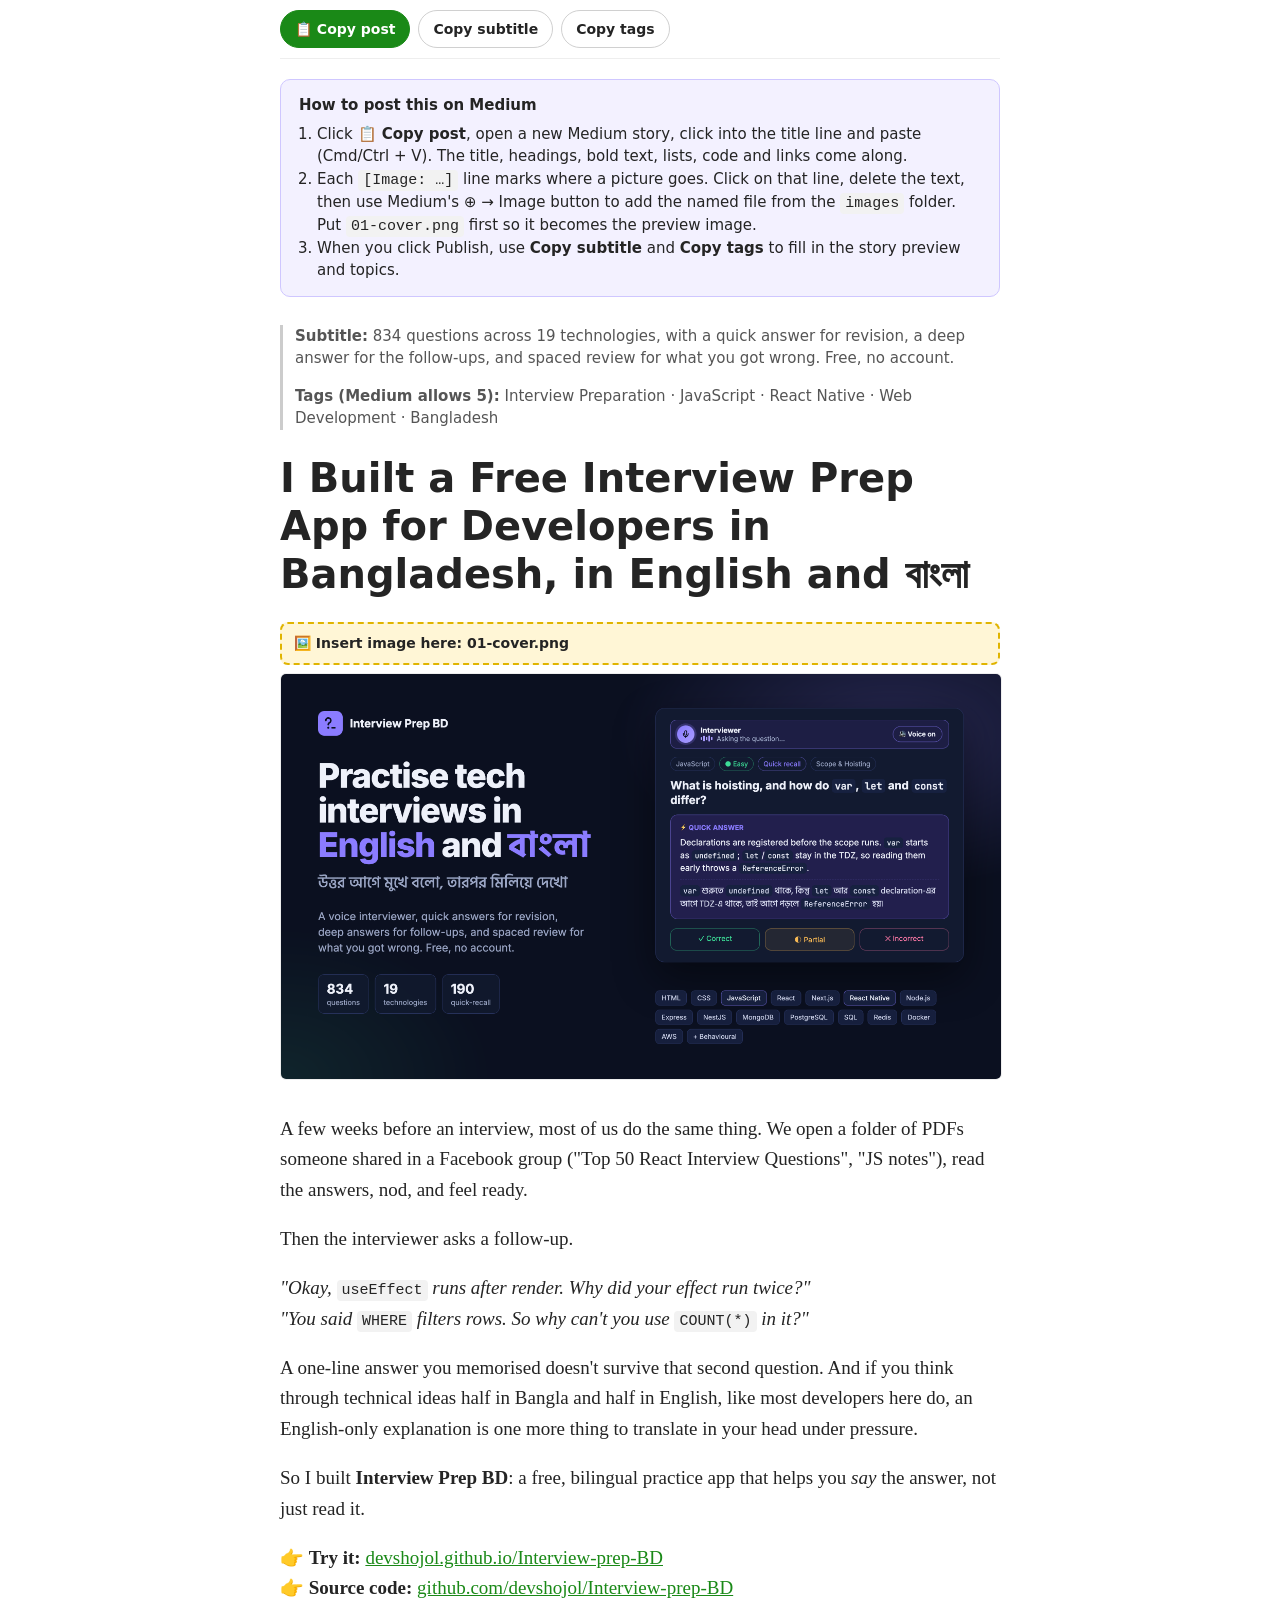
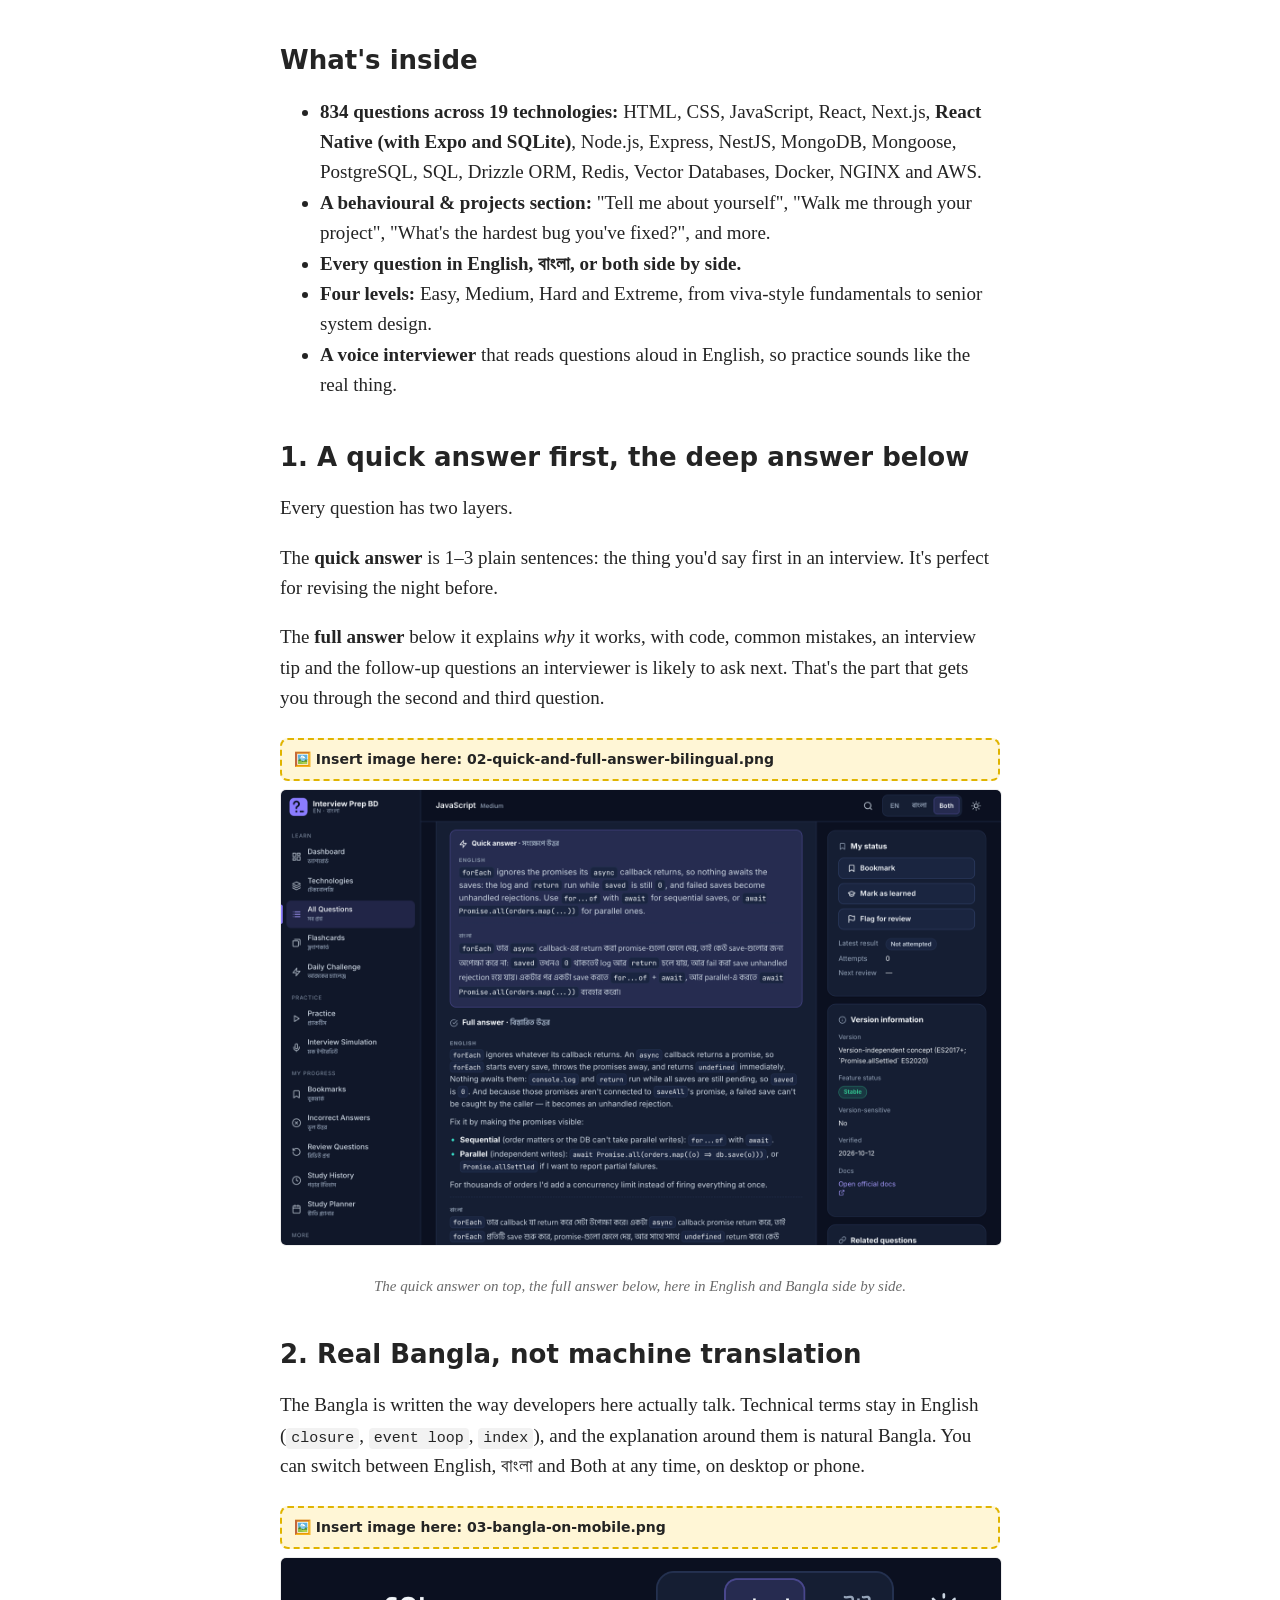
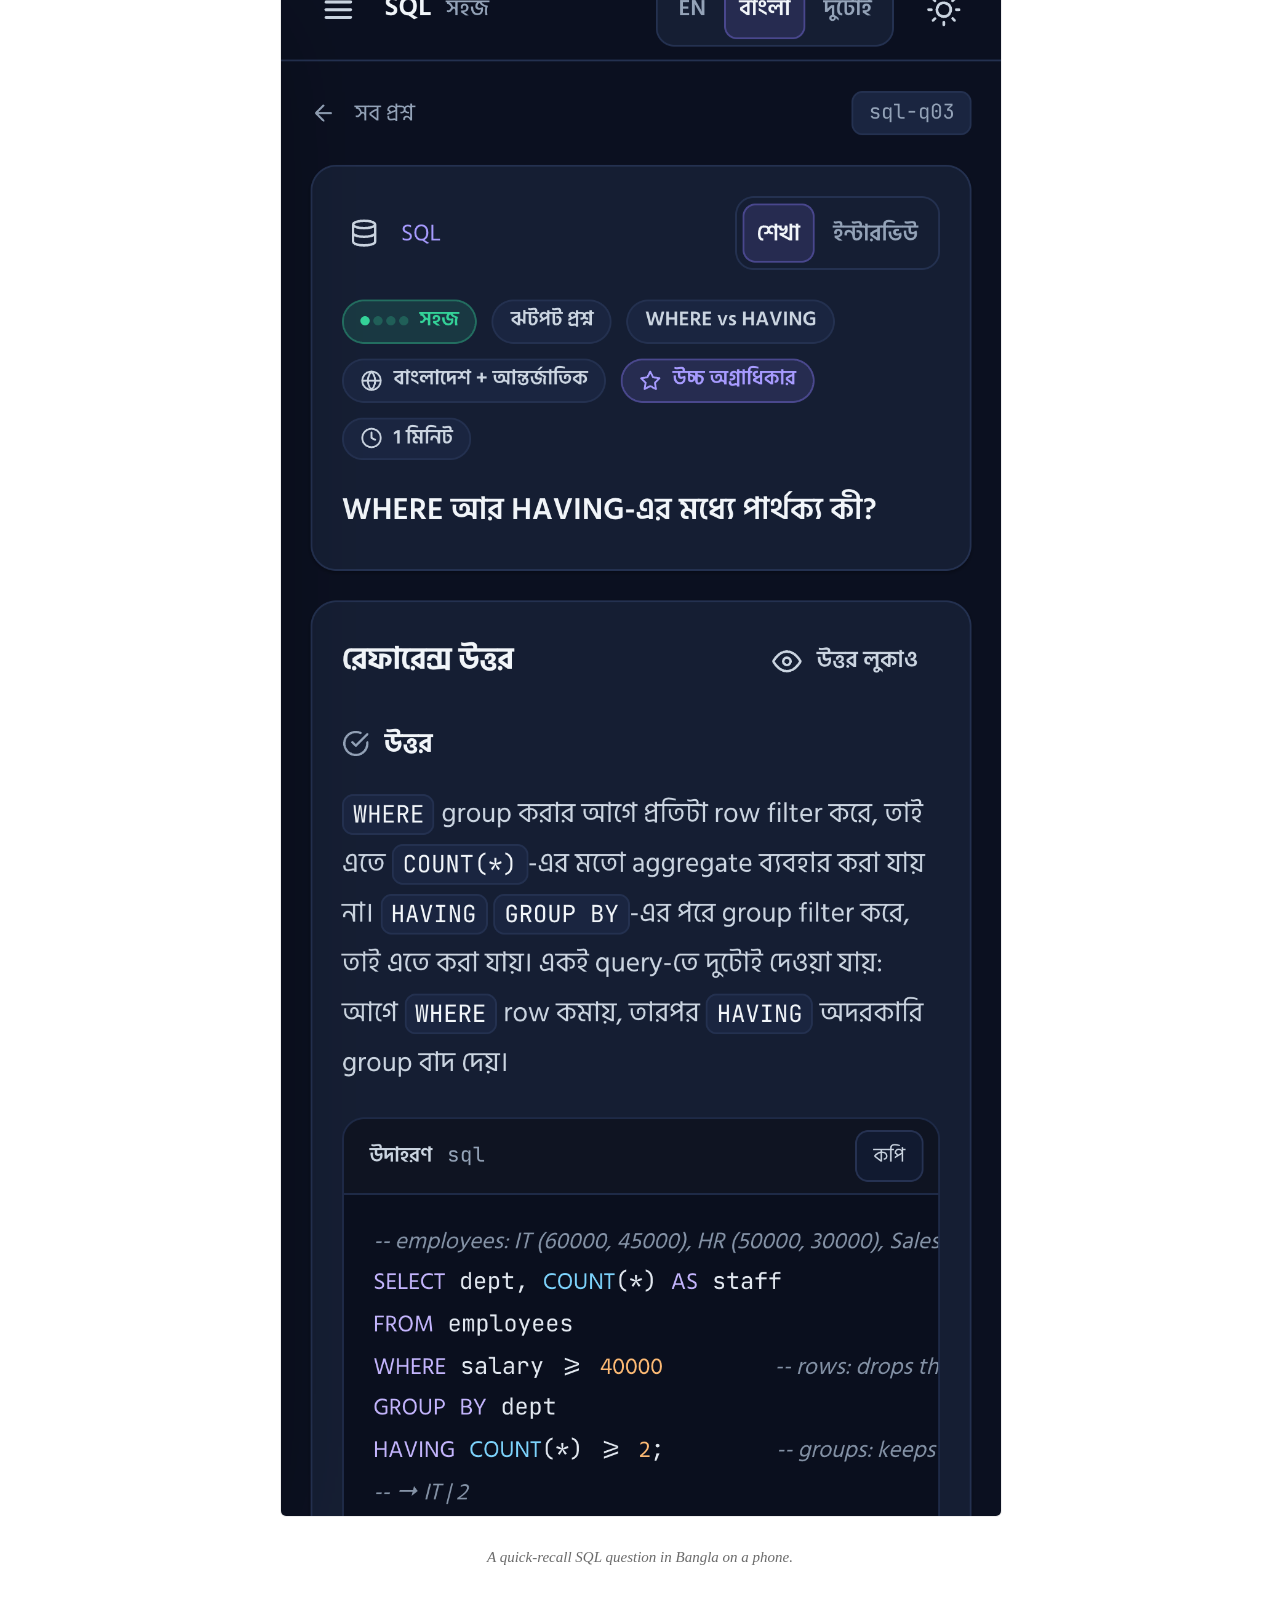
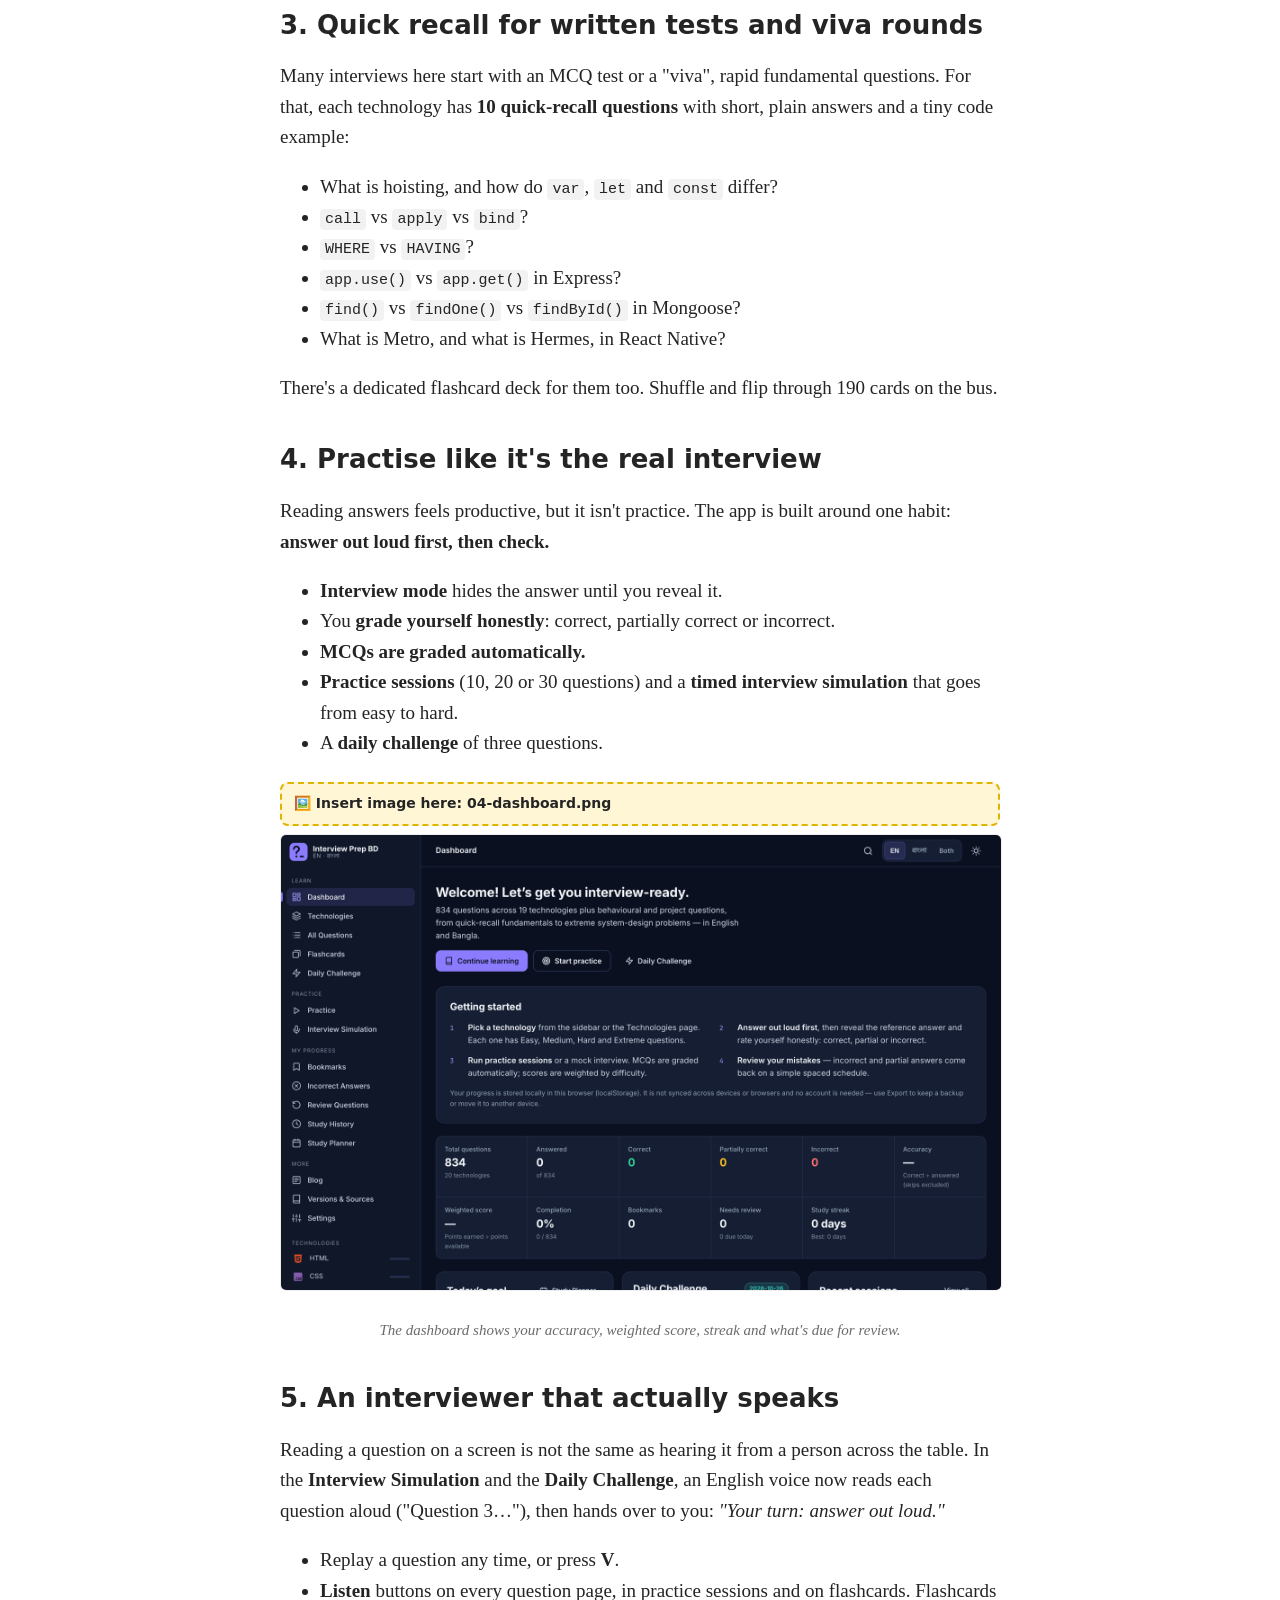
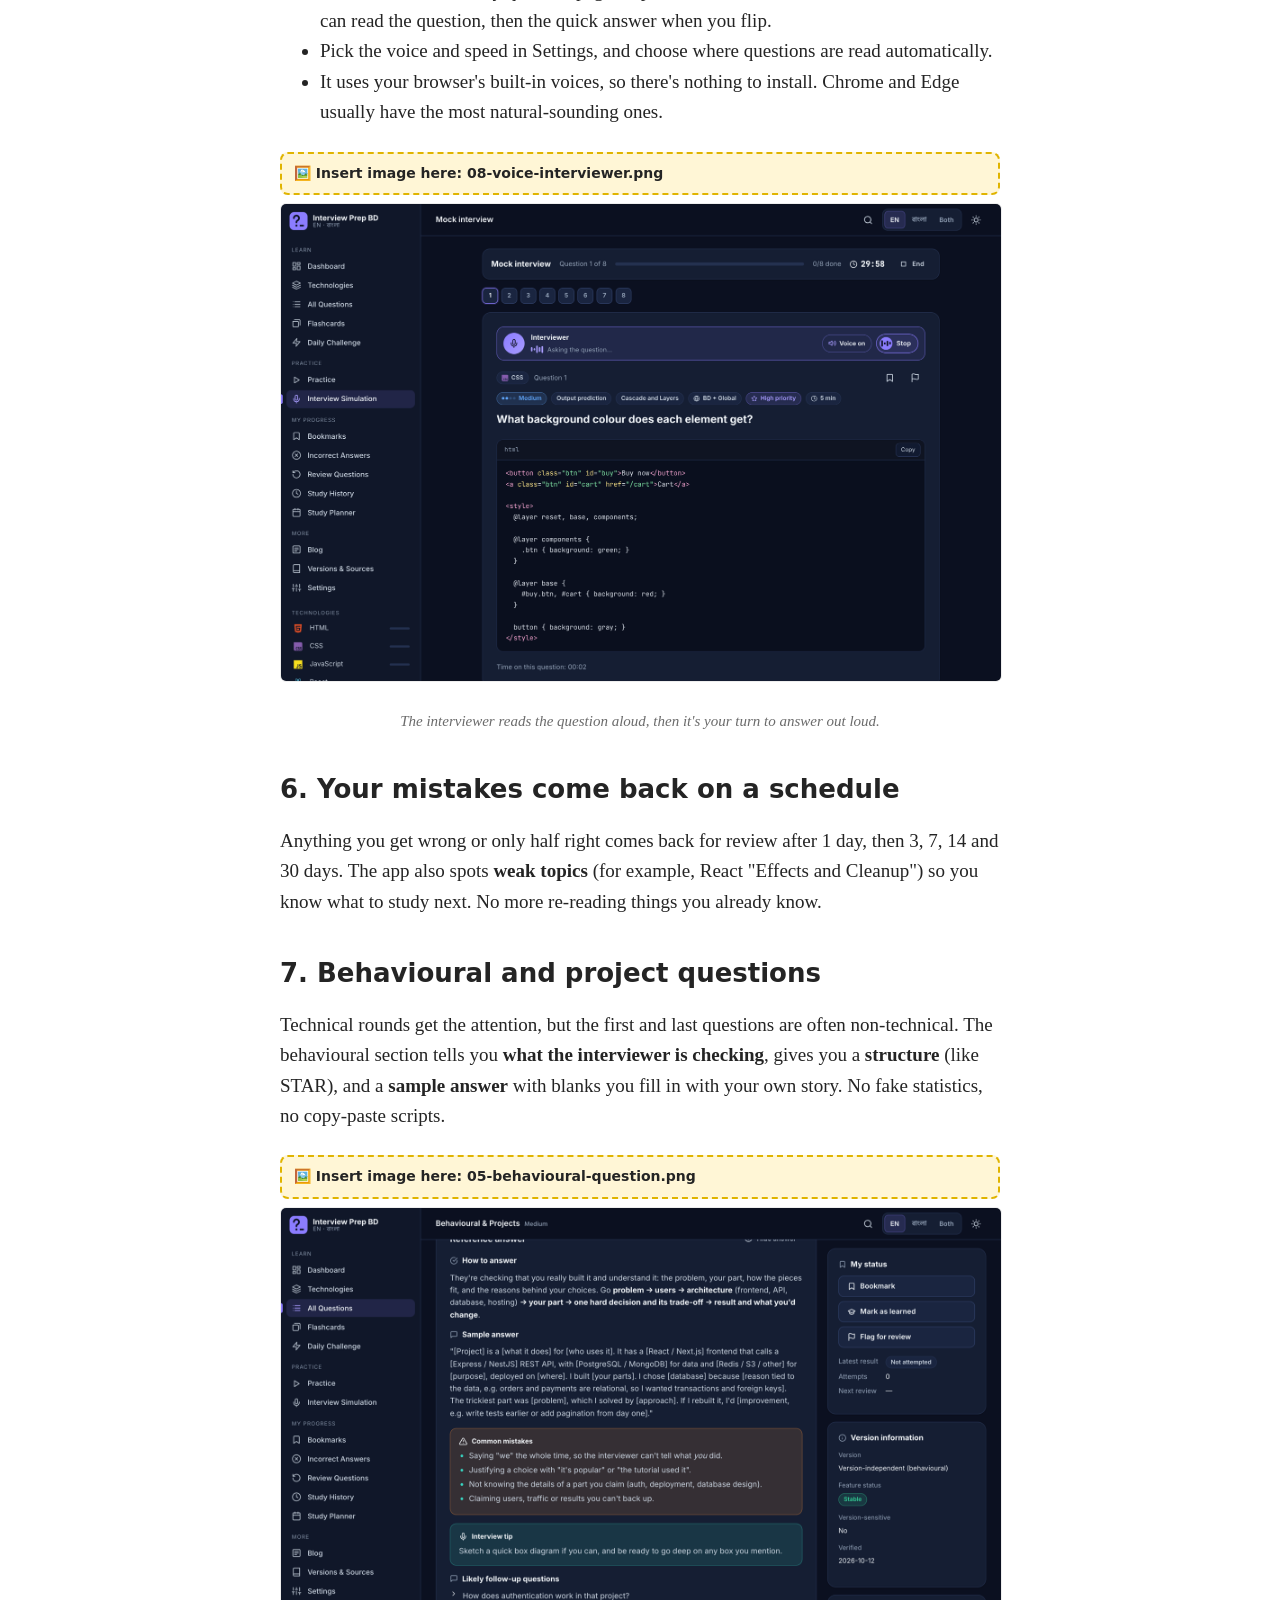
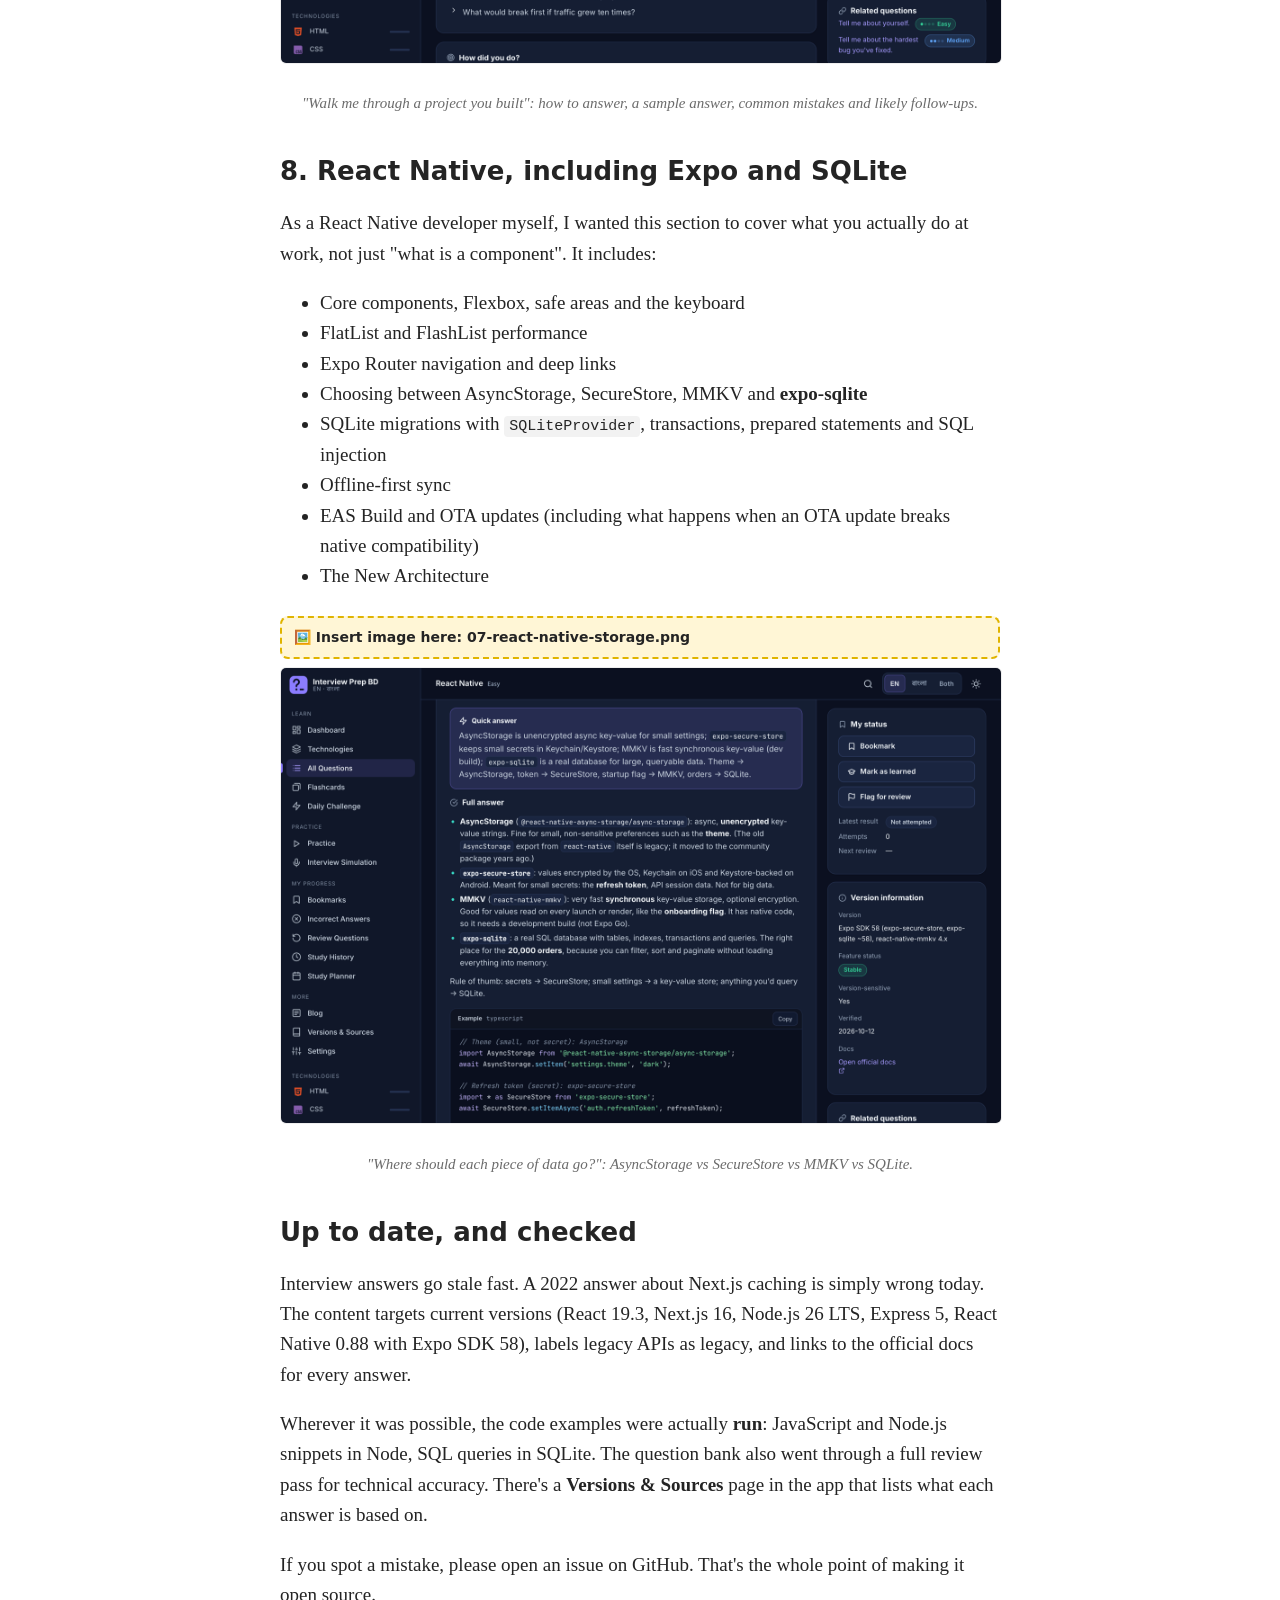
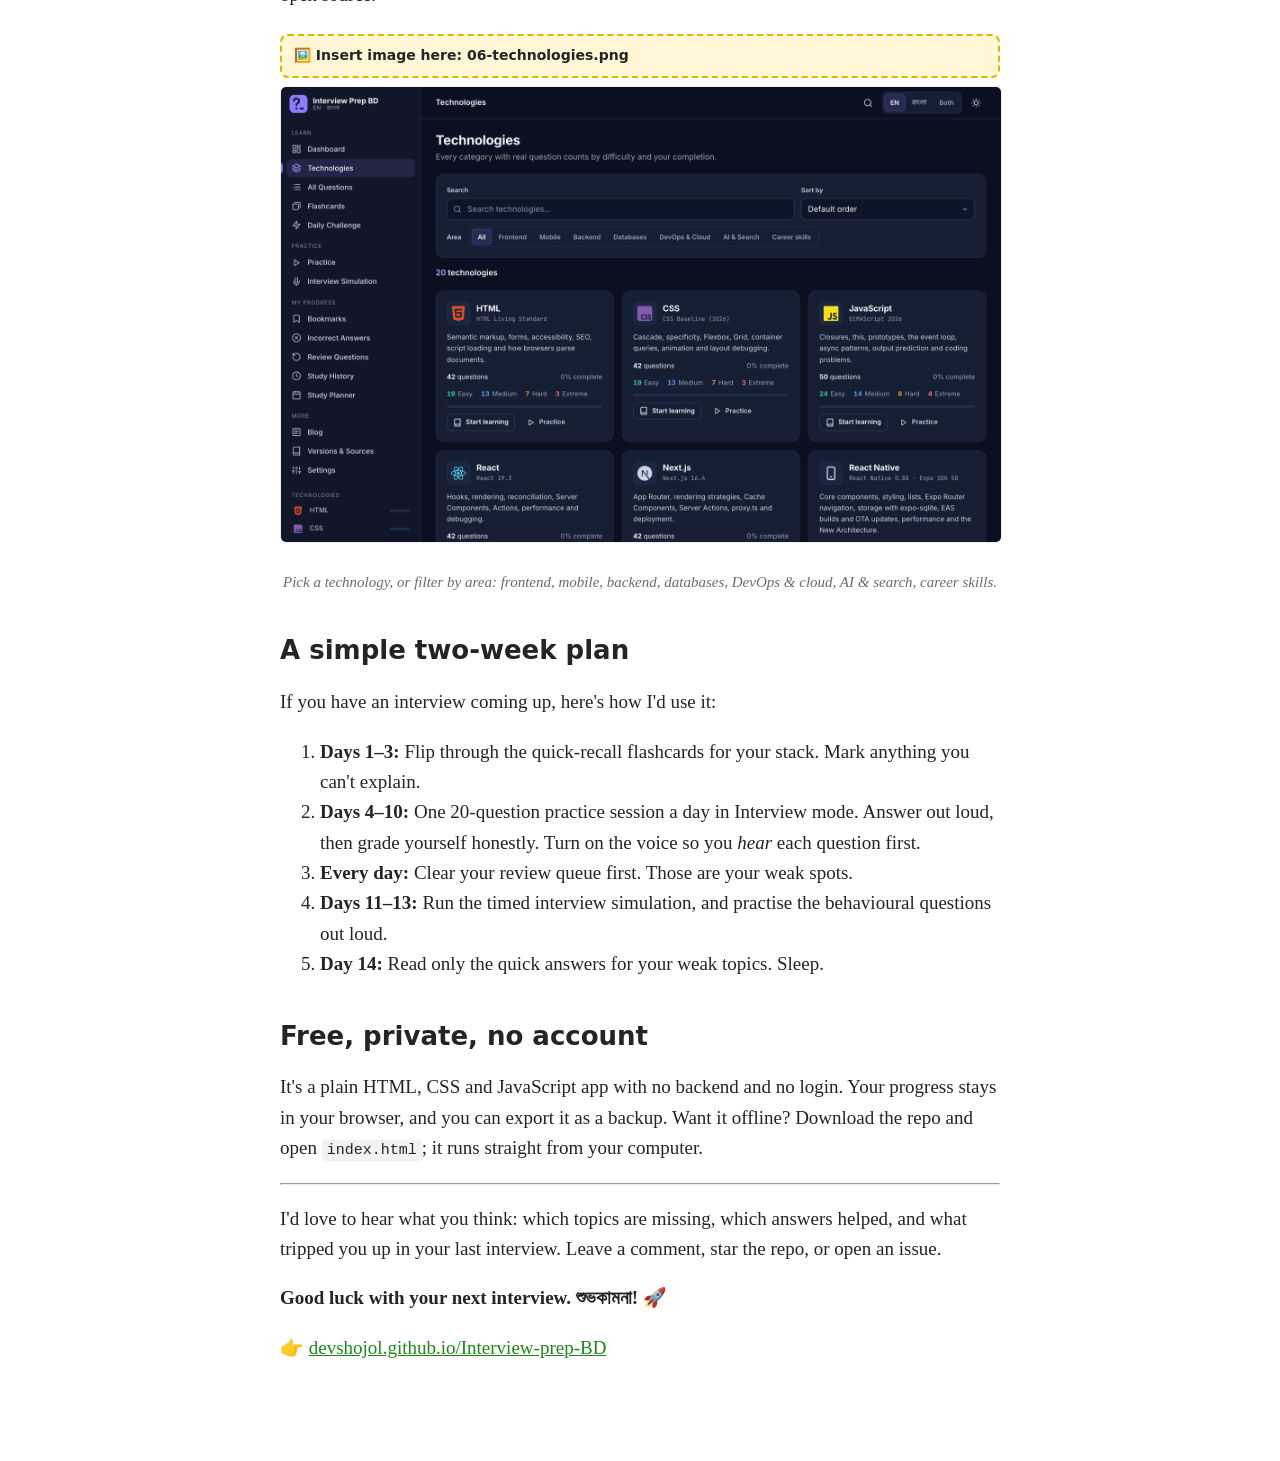
<file: medium-post/post.html>
<!doctype html><html lang="en"><head><meta charset="utf-8"><meta name="viewport" content="width=device-width,initial-scale=1">
<title>Medium post draft</title>
<style>
:root{color-scheme:light} body{font:19px/1.6 Georgia,serif;color:#242424;background:#fff;max-width:720px;margin:0 auto;padding:24px 16px 80px}
.howto{font:15px/1.5 system-ui,sans-serif;background:#F3F1FF;border:1px solid #CFC7FF;border-radius:10px;padding:14px 18px;margin-bottom:28px}
.howto ol{margin:6px 0 0 18px;padding:0} .meta{font:15px/1.5 system-ui,sans-serif;color:#555;border-left:3px solid #ccc;padding-left:12px;margin-bottom:24px}
h1{font:700 40px/1.2 system-ui,sans-serif;margin:0 0 8px} h2{font:700 26px/1.3 system-ui,sans-serif;margin:40px 0 8px}
code{font:15px/1.4 Menlo,monospace;background:#f2f2f2;padding:2px 5px;border-radius:4px} .cap{text-align:center;color:#6b6b6b;font-size:15px;margin-top:-6px}
figure.ph{margin:24px 0} .ph-box{font:600 14px/1.4 system-ui,sans-serif;background:#FFF6D6;border:2px dashed #E0B400;border-radius:8px;padding:10px 12px;margin-bottom:8px}
figure.ph img{width:100%;border-radius:6px;border:1px solid #eee} a{color:#1a8917}
.toolbar{position:sticky;top:0;z-index:5;display:flex;flex-wrap:wrap;gap:8px;align-items:center;padding:10px 0;margin:-24px 0 20px;background:#fff;border-bottom:1px solid #eee;font:14px/1.4 system-ui,sans-serif}
.toolbar button{display:inline-flex;align-items:center;gap:6px;min-height:38px;padding:8px 14px;border-radius:999px;border:1px solid #d0d0d0;background:#fff;color:#242424;font:600 14px/1 system-ui,sans-serif;cursor:pointer}
.toolbar button:hover{border-color:#999}
.toolbar button.primary{background:#1a8917;border-color:#1a8917;color:#fff}
.toolbar button.primary:hover{background:#156d12}
.toolbar button:focus-visible{outline:3px solid #9ad097;outline-offset:2px}
.toolbar .status{color:#1a8917;font-weight:600;min-height:1.2em}
.toolbar .status.err{color:#b3261e}
</style></head><body>
<div class="toolbar" role="toolbar" aria-label="Copy tools">
<button type="button" class="primary" id="copyPost">📋 Copy post</button>
<button type="button" id="copySubtitle">Copy subtitle</button>
<button type="button" id="copyTags">Copy tags</button>
<span class="status" id="copyStatus" role="status" aria-live="polite"></span>
</div>
<div class="howto"><b>How to post this on Medium</b>
<ol><li>Click <b>📋 Copy post</b>, open a new Medium story, click into the title line and paste (Cmd/Ctrl + V). The title, headings, bold text, lists, code and links come along.</li>
<li>Each <code>[Image: …]</code> line marks where a picture goes. Click on that line, delete the text, then use Medium's ⊕ → Image button to add the named file from the <code>images</code> folder. Put <code>01-cover.png</code> first so it becomes the preview image.</li>
<li>When you click Publish, use <b>Copy subtitle</b> and <b>Copy tags</b> to fill in the story preview and topics.</li></ol></div>
<div class="meta"><p><strong>Subtitle:</strong> 834 questions across 19 technologies, with a quick answer for revision, a deep answer for the follow-ups, and spaced review for what you got wrong. Free, no account.</p><p><strong>Tags (Medium allows 5):</strong> Interview Preparation · JavaScript · React Native · Web Development · Bangladesh</p></div>
<h1>I Built a Free Interview Prep App for Developers in Bangladesh, in English and বাংলা</h1>
<figure class="ph"><div class="ph-box">🖼️ Insert image here: <b>01-cover.png</b></div><img src="images/01-cover.png" alt=""></figure><p>A few weeks before an interview, most of us do the same thing. We open a folder of PDFs someone shared in a Facebook group ("Top 50 React Interview Questions", "JS notes"), read the answers, nod, and feel ready.</p><p>Then the interviewer asks a follow-up.</p><p><em>"Okay, <code>useEffect</code> runs after render. Why did your effect run twice?"</em><br><em>"You said <code>WHERE</code> filters rows. So why can't you use <code>COUNT(*)</code> in it?"</em></p><p>A one-line answer you memorised doesn't survive that second question. And if you think through technical ideas half in Bangla and half in English, like most developers here do, an English-only explanation is one more thing to translate in your head under pressure.</p><p>So I built <strong>Interview Prep BD</strong>: a free, bilingual practice app that helps you <em>say</em> the answer, not just read it.</p><p>👉 <strong>Try it:</strong> <a href="https://devshojol.github.io/Interview-prep-BD/">devshojol.github.io/Interview-prep-BD</a><br>👉 <strong>Source code:</strong> <a href="https://github.com/devshojol/Interview-prep-BD">github.com/devshojol/Interview-prep-BD</a></p><h2>What's inside</h2><ul><li><strong>834 questions across 19 technologies:</strong> HTML, CSS, JavaScript, React, Next.js, <strong>React Native (with Expo and SQLite)</strong>, Node.js, Express, NestJS, MongoDB, Mongoose, PostgreSQL, SQL, Drizzle ORM, Redis, Vector Databases, Docker, NGINX and AWS.</li><li><strong>A behavioural &amp; projects section:</strong> "Tell me about yourself", "Walk me through your project", "What's the hardest bug you've fixed?", and more.</li><li><strong>Every question in English, বাংলা, or both side by side.</strong></li><li><strong>Four levels:</strong> Easy, Medium, Hard and Extreme, from viva-style fundamentals to senior system design.</li><li><strong>A voice interviewer</strong> that reads questions aloud in English, so practice sounds like the real thing.</li></ul><h2>1. A quick answer first, the deep answer below</h2><p>Every question has two layers.</p><p>The <strong>quick answer</strong> is 1–3 plain sentences: the thing you'd say first in an interview. It's perfect for revising the night before.</p><p>The <strong>full answer</strong> below it explains <em>why</em> it works, with code, common mistakes, an interview tip and the follow-up questions an interviewer is likely to ask next. That's the part that gets you through the second and third question.</p><figure class="ph"><div class="ph-box">🖼️ Insert image here: <b>02-quick-and-full-answer-bilingual.png</b></div><img src="images/02-quick-and-full-answer-bilingual.png" alt=""></figure><p class="cap"><em>The quick answer on top, the full answer below, here in English and Bangla side by side.</em></p><h2>2. Real Bangla, not machine translation</h2><p>The Bangla is written the way developers here actually talk. Technical terms stay in English (<code>closure</code>, <code>event loop</code>, <code>index</code>), and the explanation around them is natural Bangla. You can switch between English, বাংলা and Both at any time, on desktop or phone.</p><figure class="ph"><div class="ph-box">🖼️ Insert image here: <b>03-bangla-on-mobile.png</b></div><img src="images/03-bangla-on-mobile.png" alt=""></figure><p class="cap"><em>A quick-recall SQL question in Bangla on a phone.</em></p><h2>3. Quick recall for written tests and viva rounds</h2><p>Many interviews here start with an MCQ test or a "viva", rapid fundamental questions. For that, each technology has <strong>10 quick-recall questions</strong> with short, plain answers and a tiny code example:</p><ul><li>What is hoisting, and how do <code>var</code>, <code>let</code> and <code>const</code> differ?</li><li><code>call</code> vs <code>apply</code> vs <code>bind</code>?</li><li><code>WHERE</code> vs <code>HAVING</code>?</li><li><code>app.use()</code> vs <code>app.get()</code> in Express?</li><li><code>find()</code> vs <code>findOne()</code> vs <code>findById()</code> in Mongoose?</li><li>What is Metro, and what is Hermes, in React Native?</li></ul><p>There's a dedicated flashcard deck for them too. Shuffle and flip through 190 cards on the bus.</p><h2>4. Practise like it's the real interview</h2><p>Reading answers feels productive, but it isn't practice. The app is built around one habit: <strong>answer out loud first, then check.</strong></p><ul><li><strong>Interview mode</strong> hides the answer until you reveal it.</li><li>You <strong>grade yourself honestly</strong>: correct, partially correct or incorrect.</li><li><strong>MCQs are graded automatically.</strong></li><li><strong>Practice sessions</strong> (10, 20 or 30 questions) and a <strong>timed interview simulation</strong> that goes from easy to hard.</li><li>A <strong>daily challenge</strong> of three questions.</li></ul><figure class="ph"><div class="ph-box">🖼️ Insert image here: <b>04-dashboard.png</b></div><img src="images/04-dashboard.png" alt=""></figure><p class="cap"><em>The dashboard shows your accuracy, weighted score, streak and what's due for review.</em></p><h2>5. An interviewer that actually speaks</h2><p>Reading a question on a screen is not the same as hearing it from a person across the table. In the <strong>Interview Simulation</strong> and the <strong>Daily Challenge</strong>, an English voice now reads each question aloud ("Question 3…"), then hands over to you: <em>"Your turn: answer out loud."</em></p><ul><li>Replay a question any time, or press <strong>V</strong>.</li><li><strong>Listen</strong> buttons on every question page, in practice sessions and on flashcards. Flashcards can read the question, then the quick answer when you flip.</li><li>Pick the voice and speed in Settings, and choose where questions are read automatically.</li><li>It uses your browser's built-in voices, so there's nothing to install. Chrome and Edge usually have the most natural-sounding ones.</li></ul><figure class="ph"><div class="ph-box">🖼️ Insert image here: <b>08-voice-interviewer.png</b></div><img src="images/08-voice-interviewer.png" alt=""></figure><p class="cap"><em>The interviewer reads the question aloud, then it's your turn to answer out loud.</em></p><h2>6. Your mistakes come back on a schedule</h2><p>Anything you get wrong or only half right comes back for review after 1 day, then 3, 7, 14 and 30 days. The app also spots <strong>weak topics</strong> (for example, React "Effects and Cleanup") so you know what to study next. No more re-reading things you already know.</p><h2>7. Behavioural and project questions</h2><p>Technical rounds get the attention, but the first and last questions are often non-technical. The behavioural section tells you <strong>what the interviewer is checking</strong>, gives you a <strong>structure</strong> (like STAR), and a <strong>sample answer</strong> with blanks you fill in with your own story. No fake statistics, no copy-paste scripts.</p><figure class="ph"><div class="ph-box">🖼️ Insert image here: <b>05-behavioural-question.png</b></div><img src="images/05-behavioural-question.png" alt=""></figure><p class="cap"><em>"Walk me through a project you built": how to answer, a sample answer, common mistakes and likely follow-ups.</em></p><h2>8. React Native, including Expo and SQLite</h2><p>As a React Native developer myself, I wanted this section to cover what you actually do at work, not just "what is a component". It includes:</p><ul><li>Core components, Flexbox, safe areas and the keyboard</li><li>FlatList and FlashList performance</li><li>Expo Router navigation and deep links</li><li>Choosing between AsyncStorage, SecureStore, MMKV and <strong>expo-sqlite</strong></li><li>SQLite migrations with <code>SQLiteProvider</code>, transactions, prepared statements and SQL injection</li><li>Offline-first sync</li><li>EAS Build and OTA updates (including what happens when an OTA update breaks native compatibility)</li><li>The New Architecture</li></ul><figure class="ph"><div class="ph-box">🖼️ Insert image here: <b>07-react-native-storage.png</b></div><img src="images/07-react-native-storage.png" alt=""></figure><p class="cap"><em>"Where should each piece of data go?": AsyncStorage vs SecureStore vs MMKV vs SQLite.</em></p><h2>Up to date, and checked</h2><p>Interview answers go stale fast. A 2022 answer about Next.js caching is simply wrong today. The content targets current versions (React 19.3, Next.js 16, Node.js 26 LTS, Express 5, React Native 0.88 with Expo SDK 58), labels legacy APIs as legacy, and links to the official docs for every answer.</p><p>Wherever it was possible, the code examples were actually <strong>run</strong>: JavaScript and Node.js snippets in Node, SQL queries in SQLite. The question bank also went through a full review pass for technical accuracy. There's a <strong>Versions &amp; Sources</strong> page in the app that lists what each answer is based on.</p><p>If you spot a mistake, please open an issue on GitHub. That's the whole point of making it open source.</p><figure class="ph"><div class="ph-box">🖼️ Insert image here: <b>06-technologies.png</b></div><img src="images/06-technologies.png" alt=""></figure><p class="cap"><em>Pick a technology, or filter by area: frontend, mobile, backend, databases, DevOps &amp; cloud, AI &amp; search, career skills.</em></p><h2>A simple two-week plan</h2><p>If you have an interview coming up, here's how I'd use it:</p><ol><li><strong>Days 1–3:</strong> Flip through the quick-recall flashcards for your stack. Mark anything you can't explain.</li><li><strong>Days 4–10:</strong> One 20-question practice session a day in Interview mode. Answer out loud, then grade yourself honestly. Turn on the voice so you <em>hear</em> each question first.</li><li><strong>Every day:</strong> Clear your review queue first. Those are your weak spots.</li><li><strong>Days 11–13:</strong> Run the timed interview simulation, and practise the behavioural questions out loud.</li><li><strong>Day 14:</strong> Read only the quick answers for your weak topics. Sleep.</li></ol><h2>Free, private, no account</h2><p>It's a plain HTML, CSS and JavaScript app with no backend and no login. Your progress stays in your browser, and you can export it as a backup. Want it offline? Download the repo and open <code>index.html</code>; it runs straight from your computer.</p><hr><p>I'd love to hear what you think: which topics are missing, which answers helped, and what tripped you up in your last interview. Leave a comment, star the repo, or open an issue.</p><p><strong>Good luck with your next interview. শুভকামনা!</strong> 🚀</p><p>👉 <a href="https://devshojol.github.io/Interview-prep-BD/">devshojol.github.io/Interview-prep-BD</a></p>
<script>
(function () {
  function status(msg, err) { var el = document.getElementById('copyStatus'); el.textContent = msg; el.className = 'status' + (err ? ' err' : ''); clearTimeout(status.t); status.t = setTimeout(function () { el.textContent = ''; }, 4000); }
  // Build a clean copy of the article: title onwards, images swapped for placeholder lines.
  function articleClone() {
    var wrap = document.createElement('div');
    var start = document.querySelector('h1');
    for (var n = start; n; n = n.nextSibling) {
      if (n.nodeType !== 1) continue;
      if (n.matches('figure.ph')) {
        var name = n.querySelector('.ph-box b').textContent;
        var p = document.createElement('p'); p.textContent = '[Image: ' + name + ']'; wrap.appendChild(p);
      } else if (n.tagName !== 'SCRIPT') wrap.appendChild(n.cloneNode(true));
    }
    return wrap;
  }
  function plainText(node) {
    var out = [];
    node.childNodes.forEach(function (el) {
      if (el.nodeType !== 1) return;
      if (el.tagName === 'UL' || el.tagName === 'OL') {
        Array.prototype.forEach.call(el.children, function (li, i) { out.push((el.tagName === 'OL' ? (i + 1) + '. ' : '- ') + li.textContent.trim()); });
      } else if (el.tagName === 'HR') out.push('---');
      else { var c = el.cloneNode(true); c.querySelectorAll('br').forEach(function (br) { br.replaceWith('\n'); }); out.push(c.textContent.trim()); }
      out.push('');
    });
    return out.join('\n').trim() + '\n';
  }
  function fallbackCopy(html, text) {
    var box = document.createElement('div');
    box.setAttribute('contenteditable', 'true');
    box.style.cssText = 'position:fixed;left:-9999px;top:0;width:700px;';
    box.innerHTML = html;
    document.body.appendChild(box);
    var range = document.createRange(); range.selectNodeContents(box);
    var sel = window.getSelection(); sel.removeAllRanges(); sel.addRange(range);
    var ok = false;
    try { ok = document.execCommand('copy'); } catch (e) { ok = false; }
    sel.removeAllRanges(); box.remove();
    if (!ok && text) { var ta = document.createElement('textarea'); ta.value = text; ta.style.cssText = 'position:fixed;left:-9999px'; document.body.appendChild(ta); ta.select(); try { ok = document.execCommand('copy'); } catch (e) { ok = false; } ta.remove(); }
    return ok;
  }
  function copyRich(html, text, done) {
    if (navigator.clipboard && window.ClipboardItem && window.isSecureContext) {
      navigator.clipboard.write([new ClipboardItem({ 'text/html': new Blob([html], { type: 'text/html' }), 'text/plain': new Blob([text], { type: 'text/plain' }) })])
        .then(function () { done(true); }, function () { done(fallbackCopy(html, text)); });
    } else done(fallbackCopy(html, text));
  }
  function copyText(text, done) {
    if (navigator.clipboard && window.isSecureContext) navigator.clipboard.writeText(text).then(function () { done(true); }, function () { done(fallbackCopy(text.replace(/&/g, '&amp;').replace(/</g, '&lt;'), text)); });
    else done(fallbackCopy(text.replace(/&/g, '&amp;').replace(/</g, '&lt;'), text));
  }
  function metaValue(label) {
    var p = Array.prototype.find.call(document.querySelectorAll('.meta p'), function (x) { return x.textContent.indexOf(label) === 0; });
    return p ? p.textContent.slice(p.textContent.indexOf(':') + 1).trim() : '';
  }
  document.getElementById('copyPost').addEventListener('click', function () {
    var a = articleClone();
    copyRich(a.innerHTML, plainText(a), function (ok) { status(ok ? 'Post copied. Paste it into a new Medium story.' : 'Copy failed. Select the article and press Cmd/Ctrl + C.', !ok); });
  });
  document.getElementById('copySubtitle').addEventListener('click', function () {
    copyText(metaValue('Subtitle'), function (ok) { status(ok ? 'Subtitle copied.' : 'Copy failed.', !ok); });
  });
  document.getElementById('copyTags').addEventListener('click', function () {
    var tags = metaValue('Tags').split('·').map(function (x) { return x.trim(); }).filter(Boolean).join(', ');
    copyText(tags, function (ok) { status(ok ? 'Tags copied: ' + tags : 'Copy failed.', !ok); });
  });
})();
</script>
</body></html>
</file>
<file: styles.css>
/* ==========================================================================
   Interview Prep BD — design system
   Dark developer-tool theme (default) + light theme. No external CSS deps.
   ========================================================================== */

:root {
  --bg: #0B1020;
  --bg-elev: #0E1528;
  --sidebar: #101729;
  --card: #151E33;
  --card-2: #1A2540;
  --card-hover: #1C2844;
  --border: #243150;
  --border-strong: #31416A;
  --text: #F1F5F9;
  --text-2: #CBD5E1;
  --muted: #94A3B8;
  --faint: #8492A6;
  --primary: #8B7CFF;
  --primary-2: #A79BFF;
  --primary-ink: #0B1020;
  --primary-soft: rgba(139, 124, 255, .14);
  --secondary: #38D9C5;
  --secondary-soft: rgba(56, 217, 197, .13);
  --easy: #34D399;
  --medium: #60A5FA;
  --hard: #FB923C;
  --extreme: #F87171;
  --easy-soft: rgba(52, 211, 153, .14);
  --medium-soft: rgba(96, 165, 250, .14);
  --hard-soft: rgba(251, 146, 60, .14);
  --extreme-soft: rgba(248, 113, 113, .14);
  --ok: #34D399;
  --partial: #FBBF24;
  --bad: #F87171;
  --skip: #94A3B8;
  --code-bg: #0A0F1E;
  --code-border: #1E2A47;
  --tok-kw: #C4B5FD;
  --tok-str: #86EFAC;
  --tok-num: #FDBA74;
  --tok-com: #8492A6;
  --tok-fn: #7DD3FC;
  --tok-punc: #CBD5E1;
  --shadow-sm: 0 1px 2px rgba(0,0,0,.3);
  --shadow: 0 8px 24px -12px rgba(0,0,0,.55), 0 2px 6px rgba(0,0,0,.25);
  --shadow-lg: 0 24px 60px -20px rgba(0,0,0,.7);
  --radius-sm: 8px;
  --radius: 12px;
  --radius-lg: 16px;
  --sidebar-w: 264px;
  --sidebar-w-collapsed: 72px;
  --topbar-h: 60px;
  --font-sans: "Inter", "Hind Siliguri", system-ui, -apple-system, "Segoe UI", Roboto, sans-serif;
  --font-bn: "Hind Siliguri", "Noto Sans Bengali", "Kalpurush", "SolaimanLipi", "Vrinda", sans-serif;
  --font-mono: "JetBrains Mono", ui-monospace, SFMono-Regular, Menlo, Consolas, monospace;
  --ease: cubic-bezier(.2, .7, .2, 1);
  --dur: .2s;
  --fs: 15px;
  color-scheme: dark;
}

:root[data-theme="light"] {
  --bg: #F5F6FB;
  --bg-elev: #EEF0F8;
  --sidebar: #FFFFFF;
  --card: #FFFFFF;
  --card-2: #F7F8FC;
  --card-hover: #F2F3FA;
  --border: #E2E6F0;
  --border-strong: #CDD3E3;
  --text: #0F172A;
  --text-2: #1E293B;
  --muted: #526077;
  --faint: #5F6B80;
  --primary: #6352E8;
  --primary-2: #5040D8;
  --primary-ink: #FFFFFF;
  --primary-soft: rgba(99, 82, 232, .10);
  --secondary: #0F766E;
  --secondary-soft: rgba(13, 148, 136, .10);
  --easy: #047857;
  --medium: #2563EB;
  --hard: #C2410C;
  --extreme: #B91C1C;
  --easy-soft: rgba(5, 150, 105, .10);
  --medium-soft: rgba(37, 99, 235, .10);
  --hard-soft: rgba(194, 65, 12, .10);
  --extreme-soft: rgba(220, 38, 38, .09);
  --ok: #047857;
  --partial: #B45309;
  --bad: #B91C1C;
  --skip: #64748B;
  --code-bg: #0F172A;
  --code-border: #1E293B;
  --shadow-sm: 0 1px 2px rgba(15,23,42,.06);
  --shadow: 0 8px 24px -14px rgba(15,23,42,.25), 0 2px 6px rgba(15,23,42,.06);
  --shadow-lg: 0 24px 60px -24px rgba(15,23,42,.35);
  color-scheme: light;
}

*, *::before, *::after { box-sizing: border-box; }
html { font-size: var(--fs); -webkit-text-size-adjust: 100%; scroll-behavior: smooth; }
html[data-motion="reduce"] { scroll-behavior: auto; }
body {
  margin: 0;
  min-height: 100vh;
  background: var(--bg);
  color: var(--text);
  font-family: var(--font-sans);
  line-height: 1.6;
  -webkit-font-smoothing: antialiased;
  text-rendering: optimizeLegibility;
}

:lang(bn), .bn { font-family: var(--font-bn); line-height: 1.8; }
code, kbd, pre, .mono { font-family: var(--font-mono); }
a { color: var(--primary-2); text-decoration: none; }
a:hover { text-decoration: underline; }
img, svg { display: block; }
p > svg { display: inline-block; vertical-align: -.15em; }
button, input, select, textarea { font: inherit; color: inherit; }
h1, h2, h3, h4 { line-height: 1.3; margin: 0 0 .5em; letter-spacing: -.01em; }
h1 { font-size: 1.65rem; font-weight: 700; }
h2 { font-size: 1.25rem; font-weight: 650; }
h3 { font-size: 1.05rem; font-weight: 650; }
p { margin: 0 0 .8em; }
hr { border: 0; border-top: 1px solid var(--border); margin: 1.25rem 0; }
::selection { background: color-mix(in srgb, var(--primary) 35%, transparent); }
html { scrollbar-color: var(--border-strong) transparent; }
input, textarea { caret-color: var(--primary); }

:focus { outline: none; }
:focus-visible {
  outline: 2px solid var(--secondary);
  outline-offset: 2px;
  border-radius: 6px;
}

.skip-link {
  position: absolute; left: 12px; top: -48px; z-index: 1000;
  background: var(--primary); color: var(--primary-ink); padding: 8px 14px; border-radius: 8px; font-weight: 600;
  transition: top var(--dur) var(--ease);
}
.skip-link:focus { top: 12px; }
.sr-only {
  position: absolute !important; width: 1px; height: 1px; padding: 0; margin: -1px;
  overflow: hidden; clip: rect(0 0 0 0); white-space: nowrap; border: 0;
}
.noscript { padding: 2rem; text-align: center; }

/* ---------- Layout ---------- */
.app { display: flex; min-height: 100vh; }
.main-wrap { flex: 1; min-width: 0; display: flex; flex-direction: column; }
.view {
  width: 100%; max-width: 1240px; margin: 0 auto;
  padding: 24px 28px 64px;
  outline: none;
}
.view.view--narrow { max-width: 920px; }

/* ---------- Sidebar ---------- */
.sidebar {
  position: sticky; top: 0; height: 100vh;
  width: var(--sidebar-w); flex: 0 0 var(--sidebar-w);
  background: var(--sidebar);
  border-right: 1px solid var(--border);
  display: flex; flex-direction: column;
  transition: width var(--dur) var(--ease), flex-basis var(--dur) var(--ease), transform .25s var(--ease);
  z-index: 40;
  overflow-x: hidden; overflow-y: auto; scrollbar-width: thin;
}
.sidebar__brand {
  display: flex; align-items: center; justify-content: space-between; gap: 8px;
  padding: 14px 12px 10px 16px; min-height: var(--topbar-h);
}
.brand { display: flex; align-items: center; gap: 10px; color: var(--text); min-width: 0; }
.brand:hover { text-decoration: none; }
.brand__mark {
  width: 34px; height: 34px; border-radius: 8.5px; flex: 0 0 34px;
  display: grid; place-items: center;
  background: var(--primary);
  color: var(--primary-ink);
}
.brand__text { display: flex; flex-direction: column; line-height: 1.2; white-space: nowrap; }
.brand__text strong { font-size: .95rem; }
.brand__text small { color: var(--muted); font-size: .72rem; letter-spacing: .04em; }
.sidebar__nav { padding: 6px 10px; display: flex; flex-direction: column; gap: 2px; }
.nav-group-label {
  font-size: .68rem; text-transform: uppercase; letter-spacing: .09em; color: var(--faint);
  padding: 12px 10px 4px; white-space: nowrap;
}
.nav-link {
  display: flex; align-items: center; gap: 12px;
  padding: 8px 10px; border-radius: 9px;
  color: var(--text-2); font-size: .9rem; font-weight: 500;
  position: relative; white-space: nowrap;
  transition: background var(--dur) var(--ease), color var(--dur) var(--ease);
}
.nav-link svg { flex: 0 0 18px; opacity: .85; }
.nav-link:hover { background: var(--card); color: var(--text); text-decoration: none; }
.nav-link[aria-current="page"] {
  background: var(--primary-soft); color: var(--text);
}
.nav-link[aria-current="page"]::before {
  content: ""; position: absolute; left: -10px; top: 8px; bottom: 8px; width: 3px; border-radius: 0 3px 3px 0;
  background: var(--primary);
}
.nav-link[aria-current="page"] svg { color: var(--primary-2); opacity: 1; }
.nav-link .nav-label { display: flex; flex-direction: column; line-height: 1.25; min-width: 0; }
.nav-link .nav-label small { font-size: .72rem; color: var(--muted); font-family: var(--font-bn); }
.nav-badge {
  margin-left: auto; font-size: .7rem; font-weight: 600; padding: 1px 7px; border-radius: 999px;
  background: var(--card-2); color: var(--muted); border: 1px solid var(--border);
}
.sidebar__techs { padding: 4px 10px 8px; flex: 1 0 auto; }
.sidebar__techs .nav-group-label { display: flex; justify-content: space-between; align-items: center; }
.tech-link {
  display: flex; align-items: center; gap: 10px; padding: 5px 10px; border-radius: 8px;
  color: var(--text-2); font-size: .84rem; white-space: nowrap;
}
.tech-link:hover { background: var(--card); text-decoration: none; color: var(--text); }
.tech-link[aria-current="page"] { background: var(--secondary-soft); color: var(--text); }
.tech-dot { width: 24px; height: 24px; flex: 0 0 24px; display: grid; place-items: center; }
/* Brand marks: brand hue per theme (contrast-adjusted at build time), text colour for neutral brands */
.tech-mark { display: block; flex: none; color: var(--mark-d, var(--text-2)); }
:root[data-theme="light"] .tech-mark { color: var(--mark-l, var(--text-2)); }
.badge .tech-mark { display: inline-block; }
.tech-link .mini-progress { margin-left: auto; width: 38px; height: 4px; border-radius: 99px; background: var(--border); overflow: hidden; flex: 0 0 38px; }
.tech-link .mini-progress > i { display: block; height: 100%; background: var(--secondary); border-radius: inherit; }
.sidebar__foot { border-top: 1px solid var(--border); padding: 10px 12px; font-size: .75rem; color: var(--faint); }

@media (min-width: 861px) {
  .app.is-collapsed .sidebar { width: var(--sidebar-w-collapsed); flex-basis: var(--sidebar-w-collapsed); }
  .app.is-collapsed .brand__text,
  .app.is-collapsed .nav-group-label,
  .app.is-collapsed .tech-link .mini-progress,
  .app.is-collapsed .sidebar__foot { display: none; }
  /* Labels and counts stay in the accessibility tree; the tooltip shows them visually */
  .app.is-collapsed .nav-label,
  .app.is-collapsed .nav-badge,
  .app.is-collapsed .tech-link .tech-name {
    position: absolute; width: 1px; height: 1px; margin: -1px; padding: 0; overflow: hidden; clip: rect(0 0 0 0); white-space: nowrap; border: 0;
  }
  .app.is-collapsed .sidebar__brand { justify-content: center; padding: 14px 8px 10px; }
  .app.is-collapsed .nav-link, .app.is-collapsed .tech-link { justify-content: center; padding: 9px 0; }
}

/* Tooltip: one shared element positioned by JS (data-tip), so it escapes the sidebar's overflow clip */
.tooltip {
  position: fixed; z-index: 300; top: 0; left: 0; pointer-events: none;
  max-width: 260px; padding: 5px 9px; border-radius: 6px;
  background: var(--card-2); color: var(--text); border: 1px solid var(--border-strong);
  box-shadow: var(--shadow); font-size: .8rem; font-weight: 500; line-height: 1.35; white-space: nowrap;
  opacity: 0; transition: opacity .12s var(--ease);
}
.tooltip.is-visible { opacity: 1; }
.tooltip kbd { margin-left: 6px; font-size: .7rem; padding: 0 5px; }
:root[data-theme="light"] .tooltip { background: #0F172A; color: #F8FAFC; border-color: #0F172A; }
:root[data-theme="light"] .tooltip kbd { background: #1E293B; color: #E2E8F0; border-color: #334155; }

/* Collapse handle: a small knob riding the sidebar's right edge, aligned with the brand row */
.sidebar-toggle {
  position: fixed; z-index: 45; top: calc(var(--topbar-h) / 2 - 12px); left: calc(var(--sidebar-w) - 12px);
  width: 24px; height: 24px; padding: 0; border-radius: 50%; display: grid; place-items: center;
  background: var(--bg); color: var(--muted); border: 1px solid var(--border-strong); cursor: pointer;
  box-shadow: var(--shadow-sm);
  opacity: 0; transition: opacity .15s var(--ease), left var(--dur) var(--ease), color var(--dur), border-color var(--dur), background var(--dur);
}
.sidebar-toggle svg { transition: transform var(--dur) var(--ease); }
.sidebar:hover ~ .sidebar-toggle, .sidebar:focus-within ~ .sidebar-toggle, .sidebar-toggle:hover, .sidebar-toggle:focus-visible { opacity: 1; }
.sidebar-toggle:hover { color: var(--text); border-color: var(--faint); background: var(--card); }
.sidebar-toggle:focus-visible { border-radius: 50%; }
.app.is-collapsed .sidebar-toggle { left: calc(var(--sidebar-w-collapsed) - 12px); }
.app.is-collapsed .sidebar-toggle svg { transform: rotate(180deg); }
@media (hover: none) { .sidebar-toggle { opacity: 1; } }

.scrim {
  position: fixed; inset: 0; background: rgba(4,7,16,.6);
  z-index: 35; opacity: 0; transition: opacity .2s var(--ease);
}
.scrim.is-visible { opacity: 1; }

/* ---------- Topbar ---------- */
.topbar {
  position: sticky; top: 0; z-index: 30;
  height: var(--topbar-h);
  display: flex; align-items: center; gap: 12px;
  padding: 0 28px;
  background: var(--bg);
  border-bottom: 1px solid var(--border);
}
.topbar .topbar__menu { display: none; }
.topbar__title { font-weight: 600; font-size: .98rem; min-width: 0; overflow: hidden; text-overflow: ellipsis; white-space: nowrap; flex: 1; }
.topbar__title small { color: var(--muted); font-weight: 500; margin-left: 8px; font-family: var(--font-bn); }
.topbar__actions { display: flex; align-items: center; gap: 8px; }

/* ---------- Buttons ---------- */
.btn {
  display: inline-flex; align-items: center; justify-content: center; gap: 8px;
  min-height: 40px; padding: 8px 16px; border-radius: 10px;
  border: 1px solid var(--border-strong);
  background: var(--card-2); color: var(--text);
  font-weight: 600; font-size: .9rem; line-height: 1.2;
  cursor: pointer; text-decoration: none; white-space: nowrap;
  transition: background var(--dur) var(--ease), border-color var(--dur) var(--ease), transform .12s var(--ease), box-shadow var(--dur) var(--ease), color var(--dur);
}
.btn:hover { background: var(--card-hover); border-color: var(--faint); text-decoration: none; }
.btn:active { transform: translateY(1px); }
.btn:disabled, .btn[aria-disabled="true"] { opacity: .45; cursor: not-allowed; transform: none; }
.btn--primary { background: var(--primary); border-color: var(--primary); color: var(--primary-ink); }
.btn--primary:hover { background: var(--primary-2); border-color: var(--primary-2); }
.btn--secondary { background: transparent; border-color: var(--border-strong); color: var(--text); }
.btn--secondary:hover { background: var(--card-2); border-color: var(--faint); }
.btn[aria-pressed="true"] { background: var(--primary-soft); border-color: color-mix(in srgb, var(--primary) 55%, transparent); color: var(--text); }
.btn[aria-pressed="true"] svg { color: var(--primary-2); }
.btn--ghost { background: transparent; border-color: transparent; color: var(--text-2); }
.btn--ghost:hover { background: var(--card); border-color: var(--border); }
.btn--danger { background: var(--extreme-soft); border-color: color-mix(in srgb, var(--bad) 40%, transparent); color: var(--text); }
.btn--danger:hover { background: color-mix(in srgb, var(--bad) 22%, transparent); border-color: var(--bad); }
.btn--sm { min-height: 32px; padding: 5px 11px; font-size: .82rem; border-radius: 8px; }
.btn--lg { min-height: 48px; padding: 12px 22px; font-size: 1rem; }
.btn--block { width: 100%; }
.btn .bn { font-weight: 500; }

.icon-btn {
  display: inline-grid; place-items: center; width: 38px; height: 38px; border-radius: 10px;
  border: 1px solid transparent; background: transparent; color: var(--text-2); cursor: pointer;
  transition: background var(--dur), color var(--dur), border-color var(--dur);
}
.icon-btn:hover { background: var(--card); color: var(--text); border-color: var(--border); }
.icon-btn[aria-pressed="true"] { color: var(--primary-2); background: var(--primary-soft); }
.icon-btn svg { transition: transform var(--dur) var(--ease); }

.btn-row { display: flex; flex-wrap: wrap; gap: 10px; align-items: center; }
.btn-row--end { justify-content: flex-end; }

/* Segmented control */
.seg {
  display: inline-flex; flex-wrap: wrap; max-width: 100%; padding: 3px; gap: 2px; border-radius: 10px;
  background: var(--card); border: 1px solid var(--border);
}
.seg button {
  border: 0; background: transparent; color: var(--muted); cursor: pointer;
  padding: 5px 11px; border-radius: 7px; font-size: .82rem; font-weight: 600; min-height: 30px;
  transition: background var(--dur), color var(--dur);
}
.seg button:hover { color: var(--text); }
.seg button[aria-pressed="true"], .seg button[aria-checked="true"] { background: var(--primary-soft); color: var(--text); box-shadow: inset 0 0 0 1px color-mix(in srgb, var(--primary) 35%, transparent); }

/* ---------- Cards ---------- */
.card {
  background: var(--card);
  border: 1px solid var(--border);
  border-radius: var(--radius-lg);
  padding: 20px;
  box-shadow: var(--shadow-sm);
}
.card--pad-lg { padding: 26px; }
.card--flat { box-shadow: none; }
.card--interactive { transition: border-color .18s var(--ease), background .18s; }
.card--interactive:hover { border-color: var(--border-strong); }
.card__head { display: flex; align-items: center; justify-content: space-between; gap: 12px; margin-bottom: 14px; }
.card__head h2, .card__head h3 { margin: 0; }
.card__sub { color: var(--muted); font-size: .85rem; }

.grid { display: grid; gap: 16px; }
.grid--2 { grid-template-columns: repeat(2, minmax(0, 1fr)); }
.grid--3 { grid-template-columns: repeat(3, minmax(0, 1fr)); }
.grid--4 { grid-template-columns: repeat(4, minmax(0, 1fr)); }
.grid--auto { grid-template-columns: repeat(auto-fill, minmax(min(270px, 100%), 1fr)); }
.grid--2-1 { grid-template-columns: minmax(0, 2fr) minmax(0, 1fr); }
.filters.filters--2 { grid-template-columns: 2fr 1fr; }
.filters.filters--4 { grid-template-columns: repeat(3, minmax(0, 1fr)) auto; }
.grid--stats {
  grid-template-columns: repeat(auto-fill, minmax(150px, 1fr)); gap: 1px;
  background: var(--card); border: 1px solid var(--border); border-radius: var(--radius); overflow: hidden;
}
/* hairlines drawn into the 1px gaps so an unfilled last row stays blank */
.grid--stats > .stat { box-shadow: 1px 0 0 var(--border), 0 1px 0 var(--border); }
.span-2 { grid-column: span 2; }
.stack { display: flex; flex-direction: column; gap: 16px; }
.stack--sm { gap: 8px; }
.row { display: flex; align-items: center; gap: 10px; flex-wrap: wrap; }
.row--between { justify-content: space-between; }
.muted { color: var(--muted); }
.faint { color: var(--faint); }
.small { font-size: .84rem; }
.tiny { font-size: .75rem; }
.nowrap { white-space: nowrap; }
.mt-0 { margin-top: 0; } .mb-0 { margin-bottom: 0; }
.mt-1 { margin-top: 8px; } .mt-2 { margin-top: 16px; } .mt-3 { margin-top: 24px; }
.mb-1 { margin-bottom: 8px; } .mb-2 { margin-bottom: 16px; } .mb-3 { margin-bottom: 24px; }

/* Page header */
.page-head { display: flex; align-items: flex-end; justify-content: space-between; gap: 16px; flex-wrap: wrap; margin-bottom: 20px; }
.page-head h1 { margin: 0; }
.page-head .lead { color: var(--muted); margin: 4px 0 0; max-width: 70ch; }
.meta-line { font-size: .84rem; color: var(--muted); margin: 0 0 4px; }

/* Dashboard header */
.hero { padding: 8px 0 4px; }
.hero h1 { font-size: 1.65rem; margin-bottom: 6px; }
.hero p { color: var(--text-2); max-width: 62ch; }

/* Stats */
.stat {
  background: var(--card);
  padding: 14px 16px; display: flex; flex-direction: column; gap: 2px; min-width: 0;
}
.stat__label { font-size: .8rem; color: var(--muted); font-weight: 500; }
.stat__value { font-size: 1.4rem; font-weight: 650; letter-spacing: -.02em; font-variant-numeric: tabular-nums; line-height: 1.3; }
.stat__hint { font-size: .75rem; color: var(--faint); }
.stat--ok .stat__value { color: var(--ok); }
.stat--partial .stat__value { color: var(--partial); }
.stat--bad .stat__value { color: var(--bad); }

/* Progress bars */
.progress { height: 6px; border-radius: 99px; background: var(--border); overflow: hidden; }
.progress > span {
  display: block; height: 100%; border-radius: inherit;
  background: var(--primary);
}
.progress--thin { height: 4px; }
.progress--lg { height: 8px; }

.stacked-bar { display: flex; height: 14px; border-radius: 99px; overflow: hidden; background: var(--card-2); border: 1px solid var(--border); }
.stacked-bar > span { height: 100%; transition: width .4s var(--ease); }

.legend { display: flex; flex-wrap: wrap; gap: 12px; font-size: .8rem; color: var(--muted); margin-top: 8px; }
.legend i { display: inline-block; width: 10px; height: 10px; border-radius: 3px; margin-right: 6px; vertical-align: -1px; }

/* Difficulty / badges / chips */
.badge {
  display: inline-flex; align-items: center; gap: 6px;
  padding: 2px 9px; border-radius: 999px; font-size: .74rem; font-weight: 600; line-height: 1.6;
  border: 1px solid var(--border); background: var(--card-2); color: var(--text-2); white-space: nowrap;
}
.q-head .badge { max-width: 100%; white-space: normal; }
.badge svg { width: 12px; height: 12px; }
.badge--easy { background: var(--easy-soft); color: var(--easy); border-color: color-mix(in srgb, var(--easy) 35%, transparent); }
.badge--medium { background: var(--medium-soft); color: var(--medium); border-color: color-mix(in srgb, var(--medium) 35%, transparent); }
.badge--hard { background: var(--hard-soft); color: var(--hard); border-color: color-mix(in srgb, var(--hard) 35%, transparent); }
.badge--extreme { background: var(--extreme-soft); color: var(--extreme); border-color: color-mix(in srgb, var(--extreme) 35%, transparent); }
.badge--primary { background: var(--primary-soft); color: var(--primary-2); border-color: color-mix(in srgb, var(--primary) 35%, transparent); }
.badge--teal { background: var(--secondary-soft); color: var(--secondary); border-color: color-mix(in srgb, var(--secondary) 35%, transparent); }
.badge--ok { color: var(--ok); border-color: color-mix(in srgb, var(--ok) 40%, transparent); background: var(--easy-soft); }
.badge--partial { color: var(--partial); border-color: color-mix(in srgb, var(--partial) 40%, transparent); background: color-mix(in srgb, var(--partial) 10%, transparent); }
.badge--bad { color: var(--bad); border-color: color-mix(in srgb, var(--bad) 40%, transparent); background: var(--extreme-soft); }
.badge--warn { color: var(--hard); border-color: color-mix(in srgb, var(--hard) 40%, transparent); background: var(--hard-soft); }
.pips { display: inline-flex; gap: 2px; }
.pips i { width: 5px; height: 5px; border-radius: 50%; background: currentColor; opacity: .25; }
.pips i.on { opacity: 1; }

.chip-group { display: flex; flex-wrap: wrap; gap: 8px; }
.chip {
  display: inline-flex; align-items: center; gap: 6px;
  padding: 6px 12px; border-radius: 999px; min-height: 34px;
  border: 1px solid var(--border-strong); background: var(--card);
  color: var(--text-2); font-size: .84rem; font-weight: 500; cursor: pointer;
  transition: background var(--dur), border-color var(--dur), color var(--dur);
  user-select: none;
}
.chip:hover { border-color: var(--faint); color: var(--text); }
.chip[aria-pressed="true"], .chip[aria-checked="true"] {
  background: var(--primary-soft); border-color: var(--primary); color: var(--text);
}
.chip[aria-pressed="true"]::before, .chip[aria-checked="true"]::before {
  content: "✓"; font-size: .75rem; color: var(--primary-2); font-weight: 700;
}
.chip .count { color: var(--faint); font-size: .75rem; }
.tag { display: inline-block; font-size: .74rem; color: var(--muted); background: var(--card-2); border: 1px solid var(--border); padding: 1px 8px; border-radius: 6px; font-family: var(--font-mono); }

/* Forms */
.field { display: flex; flex-direction: column; gap: 6px; min-width: 0; }
.field > label, .field-label { font-size: .8rem; font-weight: 600; color: var(--text-2); }
.field .hint { font-size: .76rem; color: var(--faint); }
.input, .select, textarea.input {
  width: 100%; min-height: 40px; padding: 8px 12px; border-radius: 10px;
  border: 1px solid var(--border-strong); background: var(--bg-elev); color: var(--text);
  transition: border-color var(--dur), box-shadow var(--dur);
}
.input::placeholder { color: var(--faint); }
.input:hover, .select:hover { border-color: var(--faint); }
.input:focus-visible, .select:focus-visible { outline: none; border-color: var(--primary); box-shadow: 0 0 0 3px var(--primary-soft); }
.select { appearance: none; padding-right: 34px; background-image: url("data:image/svg+xml,%3Csvg xmlns='http://www.w3.org/2000/svg' width='12' height='12' viewBox='0 0 24 24'%3E%3Cpath d='M6 9l6 6 6-6' fill='none' stroke='%2394A3B8' stroke-width='2.5' stroke-linecap='round'/%3E%3C/svg%3E"); background-repeat: no-repeat; background-position: right 12px center; }
.search-box { position: relative; }
.search-box svg { position: absolute; left: 12px; top: 50%; transform: translateY(-50%); color: var(--faint); pointer-events: none; }
.search-box .input { padding-left: 38px; }
.check { display: inline-flex; align-items: center; gap: 8px; cursor: pointer; font-size: .88rem; color: var(--text-2); min-height: 32px; }
.check input { width: 17px; height: 17px; accent-color: var(--primary); }

/* Filter panel */
.filters {
  display: grid; gap: 12px;
  grid-template-columns: 2fr repeat(4, minmax(0, 1fr));
  align-items: end;
}
.filters__more { display: flex; flex-wrap: wrap; gap: 8px 16px; align-items: center; margin-top: 12px; }
.results-bar { display: flex; align-items: center; justify-content: space-between; gap: 12px; flex-wrap: wrap; margin: 16px 0 10px; }
.results-count { font-weight: 600; }
.results-count strong { color: var(--primary-2); font-variant-numeric: tabular-nums; }

/* Question list */
.q-list { display: flex; flex-direction: column; background: var(--card); border: 1px solid var(--border); border-radius: var(--radius); overflow: hidden; }
.q-item {
  display: grid; grid-template-columns: auto 1fr auto; gap: 14px; align-items: start;
  padding: 14px 16px; border-bottom: 1px solid var(--border);
  color: var(--text); text-decoration: none;
  transition: background .15s var(--ease);
}
.q-item:last-child { border-bottom: 0; }
.q-item:hover { background: var(--card-hover); text-decoration: none; }
.q-item:focus-visible { outline-offset: -2px; border-radius: 0; }
.q-item__title { font-weight: 600; font-size: .96rem; line-height: 1.45; }
.q-item__title .bn { display: block; font-weight: 500; color: var(--text-2); font-size: .94rem; margin-top: 2px; }
.q-item__meta { display: flex; flex-wrap: wrap; gap: 6px; margin-top: 6px; align-items: center; }
.q-item__side { display: flex; flex-direction: column; align-items: flex-end; gap: 6px; }
.q-item__side > .small { display: inline-flex; align-items: center; gap: 4px; }
.status-dot { width: 10px; height: 10px; border-radius: 50%; margin-top: 7px; border: 2px solid var(--border-strong); }
.status-dot--correct { background: var(--ok); border-color: var(--ok); }
.status-dot--partial { background: var(--partial); border-color: var(--partial); }
.status-dot--incorrect { background: var(--bad); border-color: var(--bad); }
.status-dot--skipped { background: transparent; border-color: var(--skip); border-style: dashed; }
.status-dot--learned { background: var(--secondary); border-color: var(--secondary); }

@keyframes fadeIn { from { opacity: 0; } to { opacity: 1; } }

.pager { display: flex; justify-content: center; align-items: center; gap: 10px; margin-top: 18px; }

/* Tech cards */
.tech-card { display: flex; flex-direction: column; gap: 12px; }
.tech-card__head { display: flex; align-items: center; gap: 12px; }
.tech-card__logo {
  width: 44px; height: 44px; border-radius: 10px; display: grid; place-items: center; flex: 0 0 44px;
  background: var(--card-2); border: 1px solid var(--border);
}
.tech-card__title { margin: 0; font-size: 1.05rem; }
.tech-card__ver { font-size: .74rem; color: var(--muted); font-family: var(--font-mono); }
.tech-card__desc { color: var(--text-2); font-size: .88rem; margin: 0; min-height: 2.8em; }
.diff-counts { display: flex; flex-wrap: wrap; gap: 4px 16px; font-size: .82rem; }
.diff-count { display: inline-flex; align-items: baseline; gap: 5px; }
.diff-count b { font-weight: 650; font-variant-numeric: tabular-nums; }
.diff-count span { color: var(--muted); }
.diff-count--easy b { color: var(--easy); } .diff-count--medium b { color: var(--medium); }
.diff-count--hard b { color: var(--hard); } .diff-count--extreme b { color: var(--extreme); }

/* Question detail */
.q-detail { display: grid; grid-template-columns: minmax(0, 1fr) 300px; gap: 20px; align-items: start; }
.q-detail__aside { position: sticky; top: calc(var(--topbar-h) + 16px); display: flex; flex-direction: column; gap: 14px; }
.q-head { display: flex; flex-wrap: wrap; gap: 8px; align-items: center; margin-bottom: 12px; }
.q-title { font-size: 1.35rem; font-weight: 700; line-height: 1.45; margin: 0; }
.q-title.bn { font-weight: 600; font-size: 1.28rem; }
.bi-block { display: grid; gap: 10px; }
.bi-block--both { grid-template-columns: 1fr; }
.bi-label {
  display: inline-block; font-size: .66rem; font-weight: 700; letter-spacing: .1em; text-transform: uppercase;
  color: var(--faint); margin-bottom: 2px; font-family: var(--font-sans);
}
.bi-pane { min-width: 0; }
.bi-pane + .bi-pane { border-top: 1px dashed var(--border); padding-top: 10px; }
.section-title {
  display: flex; align-items: center; gap: 8px; font-size: .95rem; font-weight: 650;
  color: var(--text); margin: 0 0 4px; letter-spacing: 0;
}
.section-title svg { color: var(--muted); }
.reveal {
  border: 1px dashed var(--border-strong); border-radius: var(--radius); padding: 28px 22px;
  display: flex; flex-direction: column; align-items: center; text-align: center; gap: 10px;
}
.answer-panel { animation: revealIn .35s var(--ease) both; }
@keyframes revealIn { from { opacity: 0; transform: translateY(8px); } to { opacity: 1; transform: none; } }

.prose { color: var(--text-2); font-size: .97rem; overflow-wrap: anywhere; }
.prose p { margin: 0 0 .75em; }
.prose p:last-child, .prose ul:last-child, .prose ol:last-child { margin-bottom: 0; }
.prose ul, .prose ol { margin: 0 0 .8em; padding-left: 1.3em; }
.prose li { margin: .25em 0; }
.prose li::marker { color: var(--secondary); }
.prose strong { color: var(--text); font-weight: 650; }
.prose code, .inline-code {
  font-family: var(--font-mono); font-size: .86em; padding: .1em .38em; border-radius: 6px;
  background: var(--card-2); color: var(--text); border: 1px solid var(--border);
  overflow-wrap: anywhere;
}
.prose.bn { font-size: 1rem; }

.callout {
  border-radius: 12px; padding: 14px 16px; border: 1px solid var(--border);
  background: var(--card-2);
}
.callout--tip { border-color: color-mix(in srgb, var(--secondary) 35%, transparent); background: var(--secondary-soft); }
.callout--warn { border-color: color-mix(in srgb, var(--hard) 40%, transparent); background: var(--hard-soft); }
.callout--info { border-color: var(--border); background: var(--card-2); }
.callout--quick { border-color: color-mix(in srgb, var(--primary) 40%, transparent); background: var(--primary-soft); }
.callout--quick .prose { font-size: 1.02rem; }
.callout__title { font-weight: 700; font-size: .85rem; display: flex; align-items: center; gap: 8px; margin-bottom: 6px; }

/* Code */
.code {
  position: relative; border-radius: 12px; overflow: hidden;
  background: var(--code-bg); border: 1px solid var(--code-border);
  margin: 0;
}
.code__bar {
  display: flex; align-items: center; justify-content: space-between; gap: 8px;
  padding: 6px 8px 6px 14px; border-bottom: 1px solid var(--code-border);
  background: rgba(255,255,255,.02); color: #94A3B8; font-size: .74rem;
}
.code__lang { font-family: var(--font-mono); text-transform: lowercase; letter-spacing: .03em; }
.code__label { font-family: var(--font-sans); color: #CBD5E1; font-weight: 600; }
.code pre {
  margin: 0; padding: 14px 16px; overflow-x: auto; tab-size: 2;
  font-size: .84rem; line-height: 1.65; color: #E2E8F0;
  scrollbar-width: thin;
}
.code pre code { font-family: var(--font-mono); white-space: pre; }
.code--output pre { color: #A7F3D0; }
.code .copy-btn {
  border: 1px solid #263252; background: #111a30; color: #CBD5E1; border-radius: 7px;
  font-size: .72rem; padding: 3px 9px; cursor: pointer; min-height: 26px;
}
.code .copy-btn:hover { border-color: #3B4A72; color: #fff; }
.tok-kw { color: var(--tok-kw); }
.tok-str { color: var(--tok-str); }
.tok-num { color: var(--tok-num); }
.tok-com { color: var(--tok-com); font-style: italic; }
.tok-fn { color: var(--tok-fn); }
.tok-tag { color: #F9A8D4; }
.tok-attr { color: #FDE68A; }

/* MCQ */
.mcq { display: flex; flex-direction: column; gap: 10px; }
.mcq-option {
  display: grid; grid-template-columns: 30px 1fr auto; gap: 12px; align-items: start;
  width: 100%; text-align: left; padding: 12px 14px; border-radius: 12px;
  border: 1.5px solid var(--border-strong); background: var(--card-2); color: var(--text);
  cursor: pointer; transition: border-color var(--dur), background var(--dur), transform .12s;
  font-size: .95rem;
}
.mcq-option:hover:not(:disabled) { border-color: var(--primary); background: var(--card-hover); }
.mcq-option[aria-checked="true"] { border-color: var(--primary); background: var(--primary-soft); }
.mcq-option:disabled { cursor: default; }
.mcq-option__key {
  width: 30px; height: 30px; border-radius: 8px; display: grid; place-items: center;
  font-weight: 700; font-size: .85rem; background: var(--card); border: 1px solid var(--border-strong); color: var(--muted);
}
.mcq-option[aria-checked="true"] .mcq-option__key { background: var(--primary); color: var(--primary-ink); border-color: var(--primary); }
.mcq-option.is-correct { border-color: var(--ok); background: var(--easy-soft); }
.mcq-option.is-correct .mcq-option__key { background: var(--ok); color: #04130D; border-color: var(--ok); }
.mcq-option.is-wrong { border-color: var(--bad); background: var(--extreme-soft); }
.mcq-option.is-wrong .mcq-option__key { background: var(--bad); color: #1A0505; border-color: var(--bad); }
.mcq-option__state { font-size: .78rem; font-weight: 700; align-self: center; }
.mcq-option .bn-line { display: block; color: var(--text-2); font-size: .92rem; margin-top: 2px; }

/* Self assessment */
.assess { display: grid; grid-template-columns: repeat(4, minmax(0, 1fr)); gap: 10px; }
.assess-btn {
  display: flex; flex-direction: column; align-items: center; gap: 4px;
  padding: 12px 8px; border-radius: 12px; border: 1.5px solid var(--border-strong);
  background: var(--card-2); color: var(--text); cursor: pointer; font-weight: 650; font-size: .9rem;
  transition: border-color var(--dur), background var(--dur), transform .12s;
}
.assess-btn small { font-weight: 500; color: var(--muted); font-size: .74rem; }
.assess-btn svg { width: 20px; height: 20px; }
.assess-btn--correct:hover, .assess-btn--correct[aria-pressed="true"] { border-color: var(--ok); background: var(--easy-soft); }
.assess-btn--partial:hover, .assess-btn--partial[aria-pressed="true"] { border-color: var(--partial); background: color-mix(in srgb, var(--partial) 10%, transparent); }
.assess-btn--incorrect:hover, .assess-btn--incorrect[aria-pressed="true"] { border-color: var(--bad); background: var(--extreme-soft); }
.assess-btn--skipped:hover, .assess-btn--skipped[aria-pressed="true"] { border-color: var(--skip); background: rgba(148,163,184,.10); }
.assess-btn--correct svg { color: var(--ok); } .assess-btn--partial svg { color: var(--partial); }
.assess-btn--incorrect svg { color: var(--bad); } .assess-btn--skipped svg { color: var(--skip); }

/* Session */
.session-top {
  display: flex; align-items: center; gap: 16px; flex-wrap: wrap;
  padding: 12px 16px; border-radius: 14px; background: var(--card); border: 1px solid var(--border);
  margin-bottom: 16px; position: sticky; top: calc(var(--topbar-h) + 8px); z-index: 5;
  box-shadow: var(--shadow-sm);
}
.session-top .progress { flex: 1; min-width: 140px; }
.timer { font-family: var(--font-mono); font-variant-numeric: tabular-nums; font-weight: 600; display: inline-flex; align-items: center; gap: 6px; }
.timer.is-low { color: var(--bad); }
.dots { display: flex; flex-wrap: wrap; gap: 6px; }
.dot-btn {
  width: 30px; height: 30px; border-radius: 8px; border: 1px solid var(--border-strong);
  background: var(--card-2); color: var(--muted); font-size: .74rem; font-weight: 700; cursor: pointer;
  display: grid; place-items: center;
}
.dot-btn[aria-current="step"] { border-color: var(--primary); color: var(--text); box-shadow: 0 0 0 2px var(--primary-soft); }
.dot-btn.r-correct { background: var(--easy-soft); border-color: var(--ok); color: var(--ok); }
.dot-btn.r-partial { background: color-mix(in srgb, var(--partial) 12%, transparent); border-color: var(--partial); color: var(--partial); }
.dot-btn.r-incorrect { background: var(--extreme-soft); border-color: var(--bad); color: var(--bad); }
.dot-btn.r-skipped { border-style: dashed; color: var(--skip); }

/* Results */
.score-ring { position: relative; width: 168px; height: 168px; flex: 0 0 168px; }
.score-ring svg { width: 100%; height: 100%; transform: rotate(-90deg); }
.score-ring circle { fill: none; stroke-width: 12; }
.score-ring .track { stroke: var(--border); }
.score-ring .bar { stroke: var(--primary); stroke-linecap: round; transition: stroke-dashoffset 1s var(--ease); }
.score-ring__label { position: absolute; inset: 0; display: grid; place-items: center; text-align: center; }
.score-ring__label b { font-size: 2rem; font-weight: 700; letter-spacing: -.03em; display: block; line-height: 1; }
.score-ring__label span { font-size: .74rem; color: var(--muted); }
.results-hero { display: flex; gap: 28px; align-items: center; flex-wrap: wrap; }

/* Tables */
.table-wrap { overflow-x: auto; border-radius: 12px; border: 1px solid var(--border); }
table.table { width: 100%; border-collapse: collapse; font-size: .88rem; }
.table th, .table td { padding: 9px 10px; text-align: left; border-bottom: 1px solid var(--border); white-space: nowrap; }
.table th { font-size: .8rem; color: var(--muted); background: var(--card-2); font-weight: 600; }
.table th::first-letter { text-transform: uppercase; }
.table tr:last-child td { border-bottom: 0; }
.table td.num, .table th.num { text-align: right; font-variant-numeric: tabular-nums; }
.table tbody tr:hover td { background: var(--card-hover); }
.table td.wrap { white-space: normal; min-width: 220px; }

/* Bars (charts) */
.bars { display: flex; flex-direction: column; gap: 10px; }
.bar-row { display: grid; grid-template-columns: 150px 1fr 70px; gap: 12px; align-items: center; font-size: .86rem; }
.bar-row__label { display: flex; align-items: center; gap: 8px; min-width: 0; overflow: hidden; text-overflow: ellipsis; white-space: nowrap; color: var(--text-2); }
.bar-row__value { text-align: right; font-variant-numeric: tabular-nums; color: var(--muted); font-size: .8rem; }
.vbars { display: flex; align-items: flex-end; gap: 8px; height: 120px; padding-top: 8px; }
.vbar { flex: 1; display: flex; flex-direction: column; align-items: center; gap: 6px; height: 100%; justify-content: flex-end; }
.vbar__fill { width: 100%; max-width: 38px; border-radius: 4px 4px 2px 2px; background: var(--primary); min-height: 3px; }
.vbar__fill.is-goal { background: var(--secondary); }
.vbar__label { font-size: .7rem; color: var(--muted); }
.vbar__val { font-size: .72rem; color: var(--text-2); font-variant-numeric: tabular-nums; }

.heatmap { display: grid; grid-auto-flow: column; grid-template-rows: repeat(7, 13px); gap: 3px; overflow-x: auto; padding-bottom: 4px; }
.heatmap i { width: 13px; height: 13px; border-radius: 3px; background: var(--card-2); border: 1px solid var(--border); }
.heatmap i[data-l="1"] { background: color-mix(in srgb, var(--primary) 30%, transparent); border-color: transparent; }
.heatmap i[data-l="2"] { background: color-mix(in srgb, var(--primary) 55%, transparent); border-color: transparent; }
.heatmap i[data-l="3"] { background: color-mix(in srgb, var(--primary) 80%, transparent); border-color: transparent; }
.heatmap i[data-l="4"] { background: var(--secondary); border-color: transparent; }

/* Empty state */
.empty {
  text-align: center; padding: 40px 20px; border: 1px dashed var(--border-strong); border-radius: 16px;
  color: var(--muted);
}
.empty__icon { width: 40px; height: 40px; margin: 0 auto 8px; display: grid; place-items: center; color: var(--muted); }
.empty h3 { color: var(--text); margin-bottom: 6px; }
.empty p { max-width: 52ch; margin: 0 auto 14px; }

/* Flashcards */
.flash-wrap { perspective: 1400px; max-width: 760px; margin: 0 auto; }
.flashcard {
  position: relative; width: 100%; min-height: 360px; cursor: pointer;
  transform-style: preserve-3d; transition: transform .6s var(--ease);
  border: 0; background: transparent; padding: 0; text-align: left; color: inherit; display: block;
}
.flashcard.is-flipped { transform: rotateY(180deg); }
.flashcard__face {
  position: absolute; inset: 0; backface-visibility: hidden; -webkit-backface-visibility: hidden;
  border-radius: 20px; padding: 28px; overflow-y: auto;
  background: var(--card); border: 1px solid var(--border); box-shadow: var(--shadow);
  display: flex; flex-direction: column; gap: 12px;
}
.flashcard__face--front { justify-content: center; }
.flashcard__face--back { transform: rotateY(180deg); }
.flash-hint { font-size: .78rem; color: var(--faint); text-align: center; margin-top: 10px; }

/* Modal */
.modal {
  border: 1px solid var(--border-strong); border-radius: 18px; padding: 0;
  background: var(--card); color: var(--text); width: min(560px, calc(100vw - 32px));
  box-shadow: var(--shadow-lg);
}
.modal::backdrop { background: rgba(3,6,15,.65); }
.modal[open] { animation: modalIn .22s var(--ease) both; }
.modal[open]::backdrop { animation: fadeIn .22s var(--ease) both; }
@keyframes modalIn { from { opacity: 0; transform: translateY(10px) scale(.98); } to { opacity: 1; transform: none; } }
.modal__body { padding: 22px 24px; }
.modal__title { font-size: 1.15rem; margin: 0 0 8px; }
.modal__foot { display: flex; justify-content: flex-end; gap: 10px; padding: 14px 24px 20px; flex-wrap: wrap; }

/* Toasts */
.toasts { position: fixed; right: 20px; bottom: 20px; z-index: 200; display: flex; flex-direction: column; gap: 10px; pointer-events: none; }
.toast {
  pointer-events: auto; min-width: 240px; max-width: 380px; padding: 12px 16px; border-radius: 12px;
  background: var(--card-2); border: 1px solid var(--border-strong); box-shadow: var(--shadow-lg);
  display: flex; gap: 10px; align-items: flex-start; font-size: .88rem;
  animation: toastIn .3s var(--ease) both;
}
.toast--ok { border-color: color-mix(in srgb, var(--ok) 50%, transparent); }
.toast--bad { border-color: color-mix(in srgb, var(--bad) 50%, transparent); }
.toast.is-leaving { animation: toastOut .25s var(--ease) both; }
@keyframes toastIn { from { opacity: 0; transform: translateY(10px); } to { opacity: 1; transform: none; } }
@keyframes toastOut { to { opacity: 0; transform: translateY(6px); } }

/* Celebration */
.confetti { position: absolute; inset: 0; pointer-events: none; overflow: hidden; }
.confetti i { position: absolute; top: -10px; width: 8px; height: 12px; border-radius: 2px; opacity: 0; animation: fall 1.8s var(--ease) forwards; }
@keyframes fall { 0% { opacity: 1; transform: translateY(0) rotate(0); } 100% { opacity: 0; transform: translateY(220px) rotate(260deg); } }

/* kbd */
kbd {
  font-size: .72rem; padding: 1px 6px; border-radius: 5px; border: 1px solid var(--border-strong);
  border-bottom-width: 2px; background: var(--card-2); color: var(--text-2);
}

/* Details/accordion */
details.acc { border: 1px solid var(--border); border-radius: 12px; background: var(--card-2); }
details.acc > summary { cursor: pointer; padding: 12px 14px; font-weight: 600; list-style: none; display: flex; align-items: center; gap: 8px; }
details.acc > summary::-webkit-details-marker { display: none; }
details.acc > summary::before { content: "▸"; color: var(--muted); transition: transform var(--dur); }
details.acc[open] > summary::before { transform: rotate(90deg); }
details.acc > .acc__body { padding: 0 14px 14px; }

.ver-box { display: grid; gap: 6px; font-size: .84rem; }
.ver-box dt { color: var(--muted); font-size: .8rem; }
.ver-box dd { margin: 0 0 6px; }

.kv { display: grid; grid-template-columns: auto 1fr; gap: 6px 14px; font-size: .86rem; }
.kv dt { color: var(--muted); }
.kv dd { margin: 0; }

.list-plain { list-style: none; padding: 0; margin: 0; display: flex; flex-direction: column; gap: 8px; }
.list-plain li { display: flex; gap: 10px; align-items: flex-start; }

.steps { list-style: none; padding: 0; margin: 0; counter-reset: step; display: grid; gap: 14px 32px; grid-template-columns: repeat(2, minmax(0, 1fr)); }
.steps li { counter-increment: step; display: grid; grid-template-columns: 24px 1fr; gap: 10px; align-items: baseline; color: var(--text-2); }
.steps li::before { content: counter(step); font-family: var(--font-mono); font-size: .82rem; color: var(--primary-2); font-variant-numeric: tabular-nums; }
.steps strong { color: var(--text); font-weight: 600; }
@media (max-width: 860px) { .steps { grid-template-columns: minmax(0, 1fr); } }

.ref-list a { display: inline-flex; align-items: center; gap: 6px; }

.divider-label { display: flex; align-items: center; gap: 10px; color: var(--muted); font-size: .8rem; margin: 18px 0 10px; }
.divider-label::before, .divider-label::after { content: ""; flex: 1; border-top: 1px solid var(--border); }

/* ---------- Responsive ---------- */
@media (max-width: 1180px) {
  .grid--3 { grid-template-columns: repeat(2, minmax(0, 1fr)); }
  .dash-split { grid-template-columns: minmax(0, 1fr); }
  .filters { grid-template-columns: 1fr 1fr 1fr; }
  .filters .field--search { grid-column: 1 / -1; }
  .q-detail { grid-template-columns: minmax(0, 1fr); }
  .q-detail__aside { position: static; display: grid; grid-template-columns: repeat(auto-fit, minmax(240px, 1fr)); }
}
@media (max-width: 1024px) {
  .grid--4 { grid-template-columns: repeat(2, minmax(0, 1fr)); }
  .grid--3 { grid-template-columns: repeat(2, minmax(0, 1fr)); }
  .view { padding: 20px 20px 56px; }
  .topbar { padding: 0 20px; }
}
@media (max-width: 860px) {
  .grid--2-1 { grid-template-columns: minmax(0, 1fr); }
  .filters.filters--4 { grid-template-columns: 1fr 1fr; }
  .topbar .topbar__menu { display: inline-grid; }
  .sidebar {
    position: fixed; left: 0; top: 0; bottom: 0; transform: translateX(-102%);
    width: min(300px, 86vw) !important; flex-basis: auto !important; box-shadow: var(--shadow-lg);
  }
  .app.is-nav-open .sidebar { transform: none; }
  .sidebar-toggle { display: none; }
  .grid--2 { grid-template-columns: minmax(0, 1fr); }
  .span-2 { grid-column: auto; }
}
@media (max-width: 640px) {
  :root { --topbar-h: 56px; }
  .filters.filters--2 { grid-template-columns: minmax(0, 1fr); }
  .view { padding: 16px 16px 72px; }
  .topbar { padding: 0 12px; gap: 6px; }
  .topbar__actions .hide-sm { display: none; }
  h1 { font-size: 1.4rem; }
  .hero h1 { font-size: 1.4rem; }
  .grid--3, .grid--4 { grid-template-columns: minmax(0, 1fr); }
  .grid--stats { grid-template-columns: repeat(2, minmax(0, 1fr)); }
  .filters { grid-template-columns: 1fr 1fr; }
  .q-item { grid-template-columns: auto 1fr; padding: 12px; }
  .q-item__side { grid-column: 2; flex-direction: row; align-items: center; justify-content: flex-start; }
  .assess { grid-template-columns: repeat(2, minmax(0, 1fr)); }
  .bar-row { grid-template-columns: 96px 1fr 56px; gap: 8px; }
  .card { padding: 16px; border-radius: 14px; }
  .q-title { font-size: 1.15rem; }
  .q-title.bn { font-size: 1.12rem; }
  .session-top { top: calc(var(--topbar-h) + 4px); padding: 10px 12px; gap: 10px; }
  .score-ring { width: 140px; height: 140px; flex-basis: 140px; }
  .results-hero { gap: 18px; }
  .modal__body { padding: 18px; }
  .modal__foot { padding: 12px 18px 18px; }
  .toasts { left: 12px; right: 12px; bottom: 12px; }
  .toast { max-width: none; }
  .flashcard { min-height: 420px; }
  .flashcard__face { padding: 20px; }
  .seg button { padding: 5px 8px; }
  .btn-row .btn { flex: 1 1 auto; }
}
@media (max-width: 380px) {
  .grid--stats { grid-template-columns: minmax(0, 1fr); }
  .filters { grid-template-columns: 1fr; }
}

/* ---------- Voice (read aloud) ---------- */
.speak-btn {
  display: inline-flex; align-items: center; gap: 8px; min-height: 34px; padding: 5px 13px 5px 6px;
  border-radius: 999px; border: 1px solid color-mix(in srgb, var(--primary) 35%, var(--border));
  background: color-mix(in srgb, var(--primary-soft) 70%, transparent); color: var(--text);
  font: 600 .82rem/1.2 var(--font-sans); cursor: pointer; white-space: nowrap;
  transition: background var(--dur) var(--ease), border-color var(--dur) var(--ease), box-shadow var(--dur) var(--ease);
}
.speak-btn:hover { background: var(--primary-soft); border-color: color-mix(in srgb, var(--primary) 60%, transparent); }
.speak-btn__icon {
  position: relative; display: grid; place-items: center; width: 24px; height: 24px; border-radius: 50%;
  background: var(--primary); color: var(--primary-ink);
}
.speak-btn__icon svg { width: 14px; height: 14px; }
.speak-btn--compact { padding: 4px; }
.speak-btn .eq { display: none; }
.speak-btn.is-speaking { border-color: var(--primary); box-shadow: 0 0 0 3px color-mix(in srgb, var(--primary) 18%, transparent); }
.speak-btn.is-speaking .speak-btn__icon svg { display: none; }
.speak-btn.is-speaking .eq { display: inline-flex; }
.speak-btn.is-blocked { animation: speakNudge 1.6s var(--ease) 2; }
.eq, .wave { display: inline-flex; align-items: center; gap: 2px; height: 14px; }
.eq i, .wave i { display: block; width: 3px; border-radius: 2px; background: currentColor; height: 30%; }
.eq i { animation: eqBar .9s ease-in-out infinite; }
.eq i:nth-child(2) { animation-delay: -.6s; } .eq i:nth-child(3) { animation-delay: -.3s; } .eq i:nth-child(4) { animation-delay: -.45s; }
@keyframes eqBar { 0%, 100% { height: 25%; } 50% { height: 100%; } }
@keyframes speakNudge { 0%, 100% { box-shadow: 0 0 0 0 transparent; } 50% { box-shadow: 0 0 0 4px color-mix(in srgb, var(--primary) 30%, transparent); } }

.interviewer {
  display: flex; align-items: center; gap: 12px; padding: 10px 12px; margin-bottom: 14px;
  border-radius: 14px; border: 1px solid var(--border); background: var(--card-2);
  transition: border-color var(--dur) var(--ease), background var(--dur) var(--ease);
}
.interviewer.is-speaking { border-color: color-mix(in srgb, var(--primary) 55%, transparent); background: color-mix(in srgb, var(--primary-soft) 60%, var(--card-2)); }
.interviewer__avatar {
  position: relative; flex: none; display: grid; place-items: center; width: 40px; height: 40px; border-radius: 50%;
  background: linear-gradient(135deg, var(--primary), var(--primary-2)); color: var(--primary-ink);
}
.interviewer.is-speaking .interviewer__avatar::after {
  content: ''; position: absolute; inset: -4px; border-radius: 50%;
  border: 2px solid color-mix(in srgb, var(--primary) 60%, transparent); animation: ring 1.4s var(--ease) infinite;
}
@keyframes ring { 0% { transform: scale(.92); opacity: 1; } 100% { transform: scale(1.25); opacity: 0; } }
.interviewer__text { display: flex; flex-direction: column; gap: 2px; min-width: 0; flex: 1; }
.interviewer__text strong { font-size: .86rem; }
.interviewer__status { font-size: .8rem; color: var(--muted); }
.interviewer .wave { color: var(--primary-2); }
.interviewer:not(.is-speaking) .wave { display: none; }
.interviewer.is-speaking .wave i { animation: eqBar 1s ease-in-out infinite; }
.interviewer .wave i:nth-child(2) { animation-delay: -.7s; } .interviewer .wave i:nth-child(3) { animation-delay: -.2s; }
.interviewer .wave i:nth-child(4) { animation-delay: -.5s; } .interviewer .wave i:nth-child(5) { animation-delay: -.35s; }
.interviewer__actions { display: flex; align-items: center; gap: 8px; flex-wrap: wrap; justify-content: flex-end; }
.interviewer__auto {
  display: inline-flex; align-items: center; gap: 6px; min-height: 34px; padding: 5px 11px; border-radius: 999px;
  border: 1px solid var(--border); background: transparent; color: var(--text-2); font: 600 .78rem/1.2 var(--font-sans); cursor: pointer;
}
.interviewer__auto[aria-pressed="true"] { color: var(--text); border-color: color-mix(in srgb, var(--primary) 40%, var(--border)); }
.interviewer__auto[aria-pressed="true"] svg { color: var(--primary-2); }
.q-voice { display: flex; justify-content: flex-end; margin-top: 4px; }
.voice-card .field { margin-top: 2px; }
.voice-card select.select { max-width: 100%; }
.voice-card .voice-note { font-size: .8rem; color: var(--muted); margin: 0; }
@media (max-width: 560px) {
  .interviewer { flex-wrap: wrap; }
  .interviewer__actions { width: 100%; justify-content: flex-start; }
}

/* ---------- Motion preferences ---------- */
@media (prefers-reduced-motion: reduce) {
  html:not([data-motion="full"]) *, html:not([data-motion="full"]) *::before, html:not([data-motion="full"]) *::after {
    animation-duration: .001ms !important; animation-iteration-count: 1 !important;
    transition-duration: .001ms !important; scroll-behavior: auto !important;
  }
}
html[data-motion="reduce"] *, html[data-motion="reduce"] *::before, html[data-motion="reduce"] *::after {
  animation-duration: .001ms !important; animation-iteration-count: 1 !important;
  transition-duration: .001ms !important;
}

@media (forced-colors: active) {
  .btn, .chip, .mcq-option, .assess-btn, .card, .stat { border: 1px solid CanvasText; }
  .progress > span { background: Highlight; }
  .tech-mark { color: CanvasText; }
}

@media print {
  .sidebar, .topbar, .toasts, .btn, .icon-btn { display: none !important; }
  .view { max-width: none; padding: 0; }
  body { background: #fff; color: #000; }
}

/* Heatmap legend swatches */
.legend i.hm-legend { width: 12px; height: 12px; border: 1px solid var(--border); }
.legend i.hm-legend[data-l="1"] { background: color-mix(in srgb, var(--primary) 30%, transparent); }
.legend i.hm-legend[data-l="2"] { background: color-mix(in srgb, var(--primary) 55%, transparent); }
.legend i.hm-legend[data-l="3"] { background: color-mix(in srgb, var(--primary) 80%, transparent); }
.legend i.hm-legend[data-l="4"] { background: var(--secondary); }
.tb { display: inline; }
</file>
<file: blog/blog.css>
/* Interview Prep BD — public blog. Loaded after ../styles.css, whose tokens it reuses.
   Copied to /blog/blog.css by tools/build_blog.py. */

body.blog { display: flex; flex-direction: column; min-height: 100vh; }
.blog main { flex: 1; outline: none; }
/* Low-specificity link colour so component rules (brand, nav, lists) win without !important */
:where(.blog) a { color: var(--primary-2); text-underline-offset: .18em; }
:root[data-theme="light"] :where(.blog) a { color: var(--primary); }

/* Brand mark (same geometry as the app's) */
.mark-tile { fill: var(--primary); }
.mark-ink { fill: var(--primary-ink); stroke: var(--primary-ink); }
.mark-ink path { fill: none; }

/* Site header / footer */
.site-head { border-bottom: 1px solid var(--border); background: var(--bg); }
.site-head__in, .site-foot__in { max-width: 1120px; margin: 0 auto; padding: 0 24px; }
.site-head__in { display: flex; align-items: center; justify-content: space-between; gap: 16px; min-height: 60px; flex-wrap: wrap; }
.blog .site-brand { display: inline-flex; align-items: center; gap: 10px; color: var(--text); font-weight: 700; font-size: .98rem; letter-spacing: -.01em; }
.site-brand:hover { text-decoration: none; }
.site-brand svg { display: block; }
.site-nav { list-style: none; display: flex; align-items: center; gap: 4px 18px; margin: 0; padding: 0; flex-wrap: wrap; }
.blog .site-nav a { color: var(--text-2); font-size: .9rem; font-weight: 500; }
.blog .site-nav a[aria-current="page"] { color: var(--text); text-decoration: underline; text-decoration-thickness: 2px; text-decoration-color: var(--primary); }
.blog .site-nav__cta { display: inline-flex; align-items: center; min-height: 36px; padding: 6px 14px; border-radius: 8px; background: var(--primary); color: var(--primary-ink) !important; font-weight: 600 !important; }
.site-nav__cta:hover { background: var(--primary-2); text-decoration: none; }
.site-foot { border-top: 1px solid var(--border); margin-top: 72px; padding: 28px 0 36px; color: var(--muted); font-size: .88rem; }
.site-foot p { margin: 10px 0 12px; max-width: 60ch; }
.site-foot__links { list-style: none; display: flex; flex-wrap: wrap; gap: 6px 20px; margin: 0; padding: 0; }
.blog .site-foot__links a { color: var(--text-2); }

/* Shared text pieces */
.label { font-size: .85rem; font-weight: 600; color: var(--muted); margin: 0 0 12px; letter-spacing: 0; }
.post-meta { font-size: .85rem; color: var(--muted); margin: 0; font-variant-numeric: tabular-nums; }
.post-cat { color: var(--text-2); font-weight: 600; }
.blog a.post-cat { color: var(--text-2); }
.post-lead { font-size: 1.12rem; line-height: 1.6; color: var(--text-2); margin: 10px 0 0; max-width: 62ch; }

/* Blog index */
.blog-wrap { max-width: 1120px; margin: 0 auto; padding: 40px 24px 0; }
.blog-head { margin-bottom: 36px; max-width: 70ch; }
.blog-head h1 { font-size: 2rem; letter-spacing: -.02em; margin: 0; }
.blog-grid { display: grid; grid-template-columns: minmax(0, 1fr) 260px; gap: 56px; align-items: start; }
.featured { padding-bottom: 28px; margin-bottom: 28px; border-bottom: 1px solid var(--border); }
.featured__title { font-size: 1.5rem; line-height: 1.3; margin: 6px 0 8px; letter-spacing: -.015em; }
.blog .featured__title a, .blog .post-item__title a { color: var(--text); }
.post-list { list-style: none; margin: 0; padding: 0; }
.post-item { padding: 20px 0; border-top: 1px solid var(--border); }
.post-item:first-child { border-top: 0; padding-top: 0; }
.post-item__title { font-size: 1.18rem; line-height: 1.35; margin: 6px 0 6px; font-weight: 650; }
.post-item__desc { color: var(--text-2); margin: 0; max-width: 68ch; }
.pager { display: flex; justify-content: space-between; align-items: center; gap: 12px; margin-top: 28px; color: var(--muted); font-size: .9rem; }

.blog-aside { position: sticky; top: 24px; display: flex; flex-direction: column; gap: 28px; }
.cat-nav ul { list-style: none; margin: 0; padding: 0; display: grid; gap: 6px; }
.cat-nav span { color: var(--faint); font-size: .8rem; }
.tech-links { list-style: none; margin: 0; padding: 0; display: grid; gap: 2px; }
.blog .tech-links a { display: flex; align-items: center; gap: 10px; padding: 6px 8px; margin: 0 -8px; border-radius: 8px; color: var(--text-2); font-size: .9rem; }
.tech-links a:hover { background: var(--card); color: var(--text); text-decoration: none; }
.tech-links .tech-mark { width: auto; max-width: 30px; }

/* Article */
.article-wrap { max-width: 760px; margin: 0 auto; padding: 28px 24px 0; }
.crumbs ol { list-style: none; display: flex; flex-wrap: wrap; gap: 4px 8px; margin: 0 0 28px; padding: 0; font-size: .85rem; color: var(--muted); }
.crumbs li + li::before { content: "/"; margin-right: 8px; color: var(--faint); }
.crumbs [aria-current] { color: var(--muted); display: inline-block; max-width: 36ch; overflow: hidden; text-overflow: ellipsis; white-space: nowrap; vertical-align: bottom; }
.post-head { margin-bottom: 32px; }
.post-head h1 { font-size: clamp(1.75rem, 1.2rem + 2vw, 2.35rem); line-height: 1.2; letter-spacing: -.025em; margin: 8px 0 0; text-wrap: balance; }
.post-head > .post-meta:last-of-type { margin-top: 16px; }
.post-alt { margin: 10px 0 0; font-size: .9rem; }

.toc { border-left: 2px solid var(--border); padding: 2px 0 2px 16px; margin: 0 0 36px; }
.toc__title { font-size: .85rem; font-weight: 600; color: var(--muted); margin: 0 0 8px; }
.toc ol { margin: 0; padding-left: 1.2em; display: grid; gap: 4px; font-size: .92rem; }
.toc li::marker { color: var(--faint); font-variant-numeric: tabular-nums; }

.post-body { font-size: 1.0625rem; line-height: 1.75; color: var(--text-2); }
.post-body p, .post-body ul, .post-body ol { margin: 0; }
.prose.post-body > * + * { margin-top: 1.1em; }
.prose.post-body h2 { font-size: 1.45rem; line-height: 1.3; color: var(--text); margin: 2.2em 0 0; letter-spacing: -.015em; scroll-margin-top: 20px; }
.prose.post-body h3 { font-size: 1.15rem; color: var(--text); margin: 1.8em 0 0; scroll-margin-top: 20px; }
.prose.post-body h4 { font-size: 1rem; color: var(--text); margin: 1.5em 0 0; }
.prose.post-body h2 + *, .prose.post-body h3 + *, .prose.post-body h4 + * { margin-top: .6em; }
.post-body li + li { margin-top: .35em; }
.post-body blockquote { margin-left: 0; padding-left: 16px; border-left: 2px solid var(--border-strong); color: var(--muted); }
.post-body .code { margin-top: 1.4em; margin-bottom: 0; }
.post-body .code pre { font-size: .86rem; font-variant-ligatures: none; } /* show === and => as typed */
.post-body .code pre:focus-visible { outline-offset: -2px; }
.post-body .table-wrap { margin-top: 1.4em; }
.post-body .table td, .post-body .table th { white-space: normal; }
.post-body .table td.num, .post-body .table th.num { text-align: right; }
.post-body code { font-size: .88em; font-variant-ligatures: none; }
.prose.post-body pre code { background: none; border: 0; padding: 0; border-radius: 0; font-size: inherit; color: inherit; }
.code__bar { justify-content: space-between; }

.post-foot { margin-top: 40px; }
.post-tags { list-style: none; display: flex; flex-wrap: wrap; gap: 6px 14px; margin: 0; padding: 0; font-size: .85rem; color: var(--muted); }
.post-tags li::before { content: "#"; color: var(--faint); }

.practice { margin-top: 48px; padding: 24px; border: 1px solid var(--border); border-radius: var(--radius); background: var(--card); }
.practice h2 { font-size: 1.1rem; margin: 0 0 6px; }
.practice p { color: var(--text-2); margin: 0 0 14px; max-width: 60ch; }
.practice .tech-links { grid-template-columns: repeat(auto-fill, minmax(170px, 1fr)); gap: 2px 16px; }

.related { margin-top: 48px; }
.related h2 { font-size: 1.1rem; margin: 0 0 16px; }
.related .post-item__title { font-size: 1.05rem; }
.back { margin-top: 36px; }
.post-tags-inline { display: flex; gap: 20px; padding: 0; list-style: none; margin-top: 20px; }

@media (max-width: 900px) {
  .blog-grid { grid-template-columns: minmax(0, 1fr); gap: 40px; }
  .blog-aside { position: static; }
  .blog-aside .tech-links { grid-template-columns: repeat(auto-fill, minmax(160px, 1fr)); gap: 2px 16px; }
}
@media (max-width: 640px) {
  .site-head__in, .site-foot__in, .blog-wrap, .article-wrap { padding-left: 16px; padding-right: 16px; }
  .site-head__in { padding-top: 10px; padding-bottom: 10px; }
  .blog-wrap { padding-top: 28px; }
  .blog-head h1 { font-size: 1.6rem; }
  .post-body { font-size: 1rem; }
  .practice { padding: 18px; }
}
@media print {
  .site-head, .site-foot, .practice, .related, .back, .crumbs { display: none !important; }
}
.post-body .table th::first-letter { text-transform: none; } /* headers can be code identifiers */
/* Links in running text need more than colour to stand out (WCAG 1.4.1) */
.post-body a, .post-alt a, .site-foot p a { text-decoration: underline; text-decoration-thickness: 1px; text-underline-offset: .2em; }
.post-body a:hover { text-decoration-thickness: 2px; }
</file>
